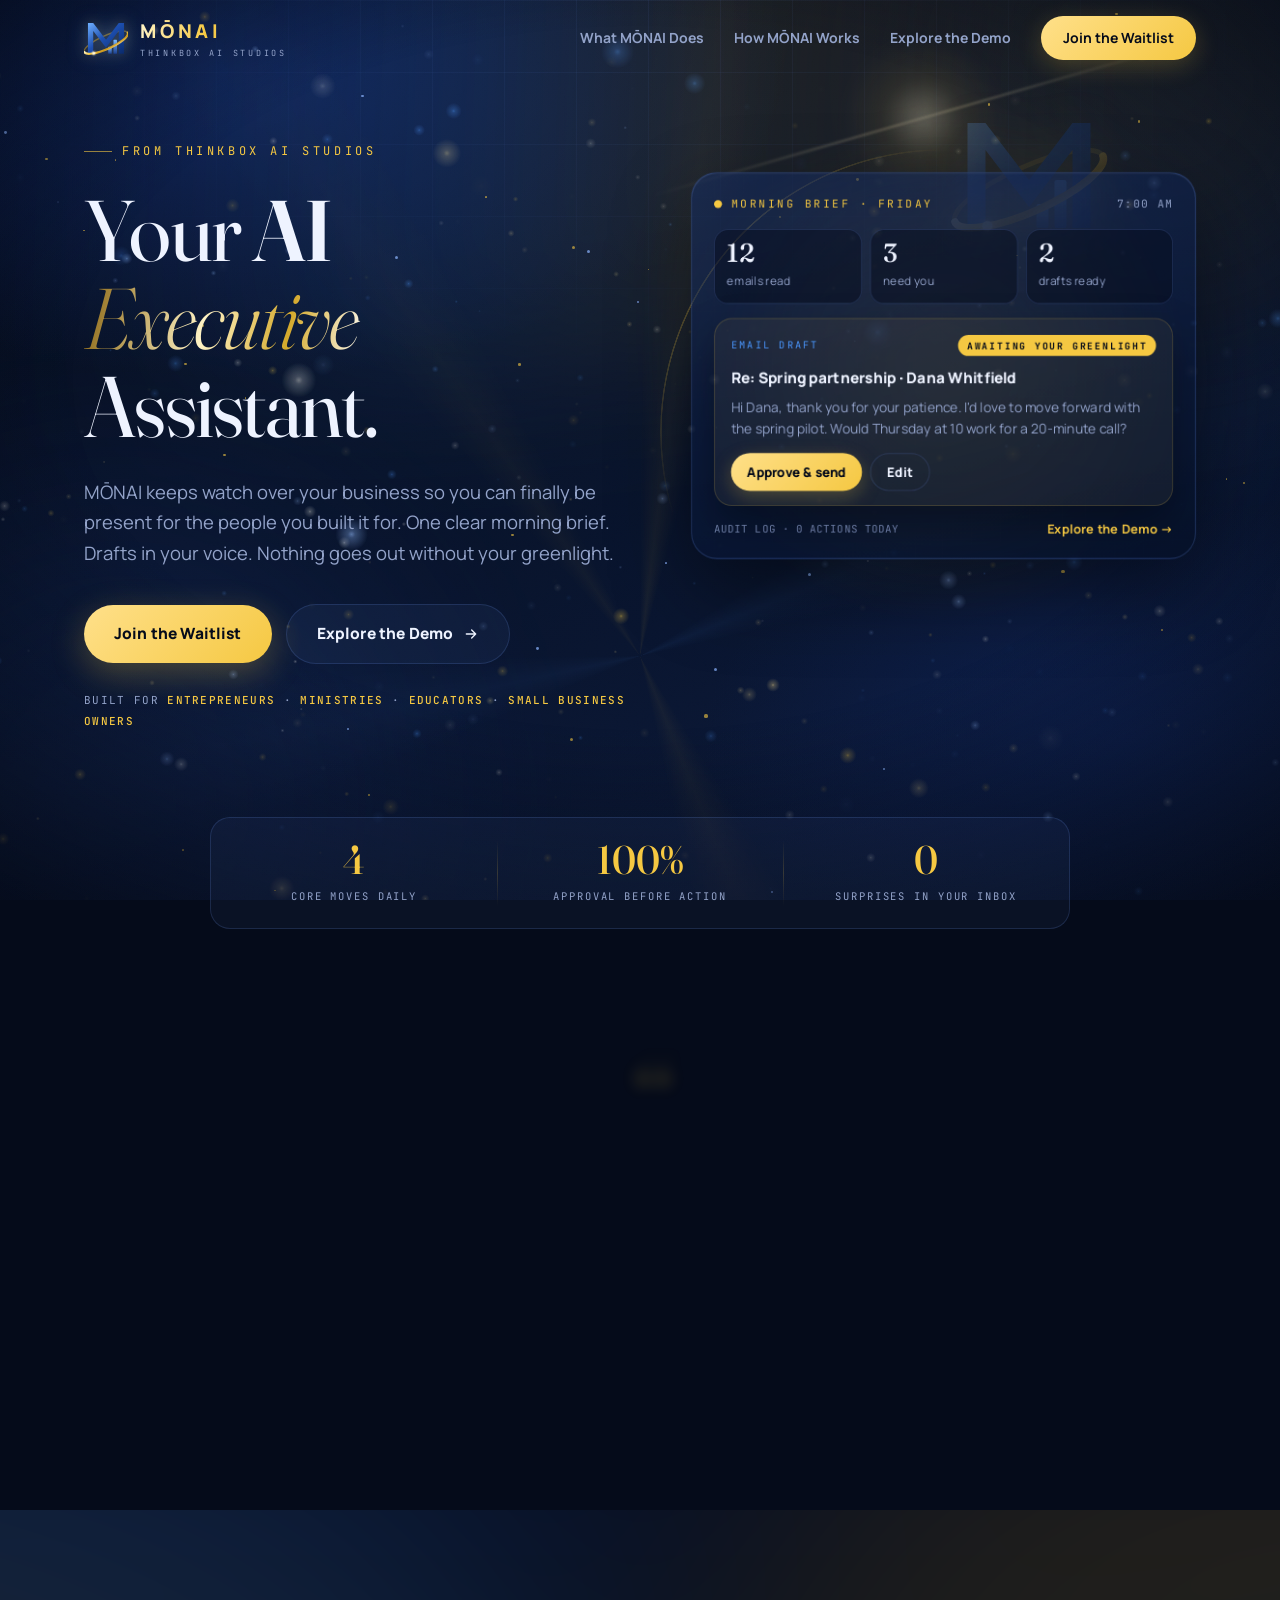
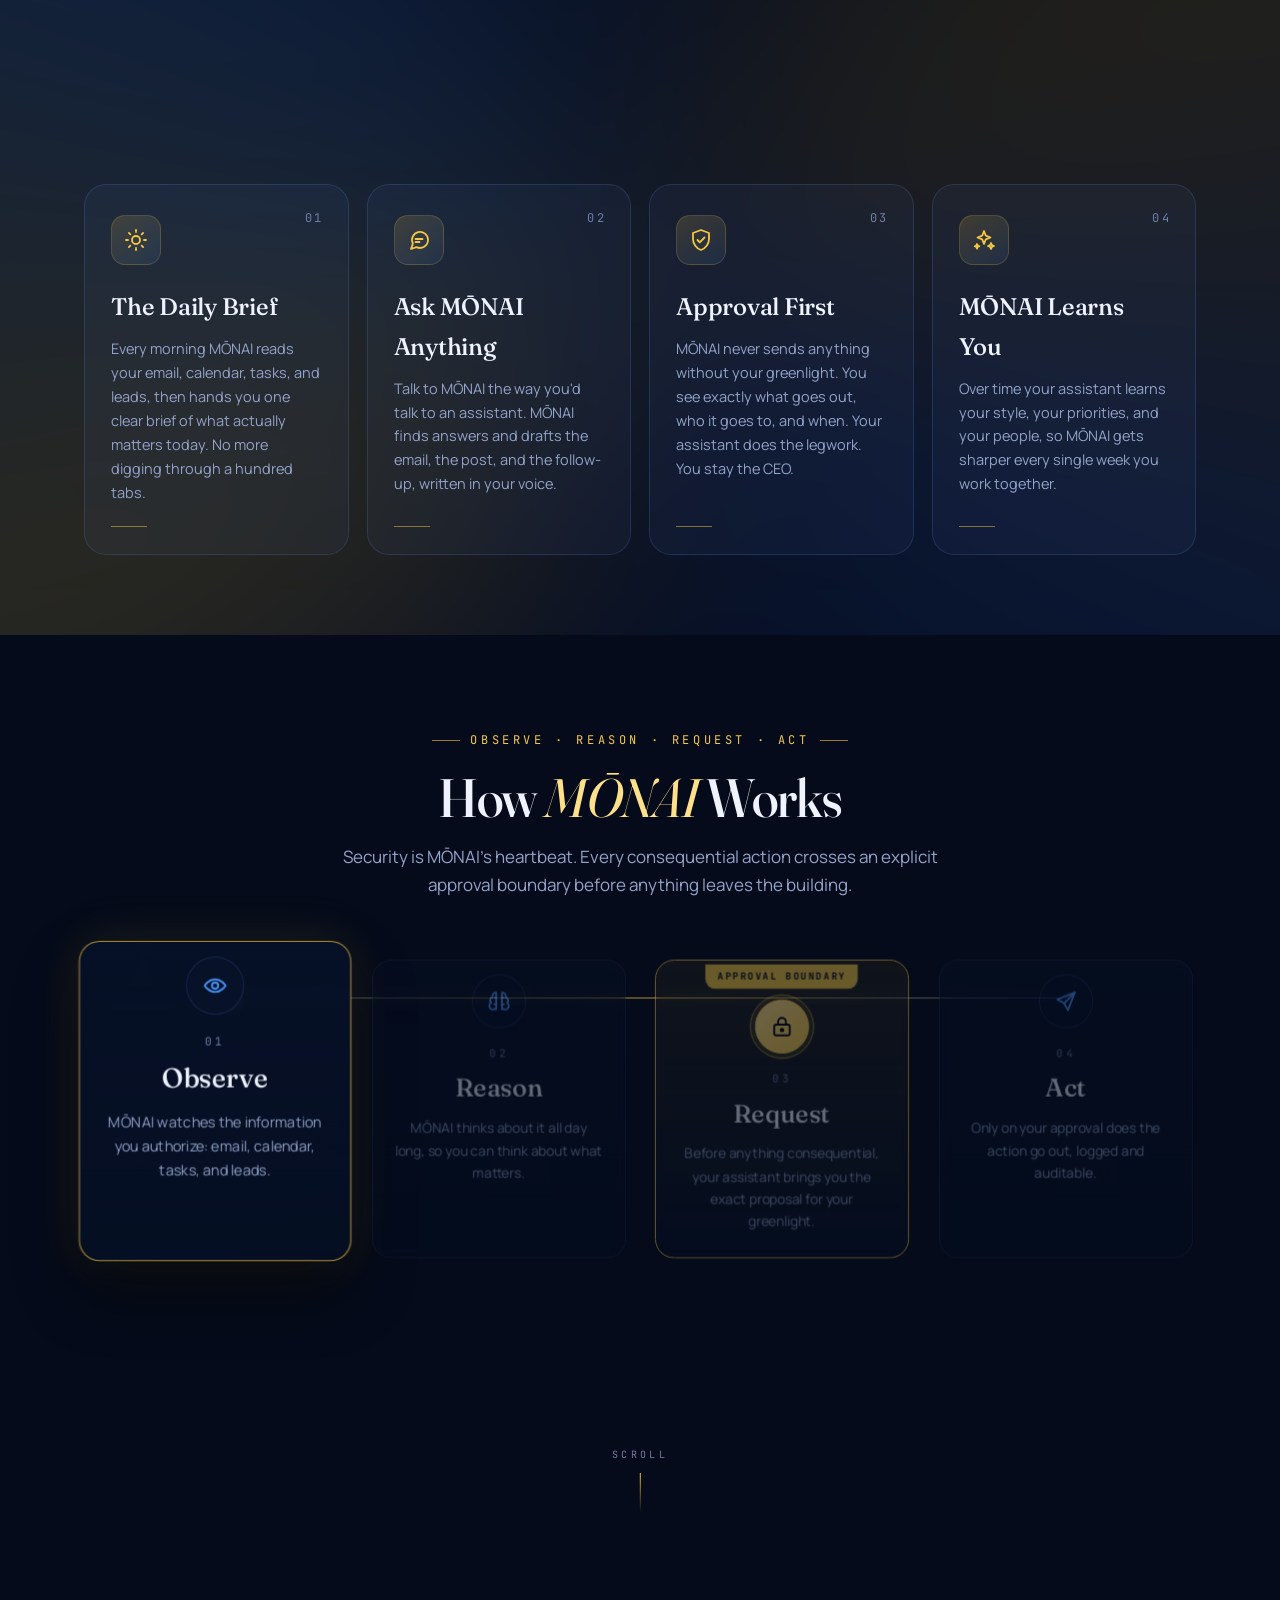
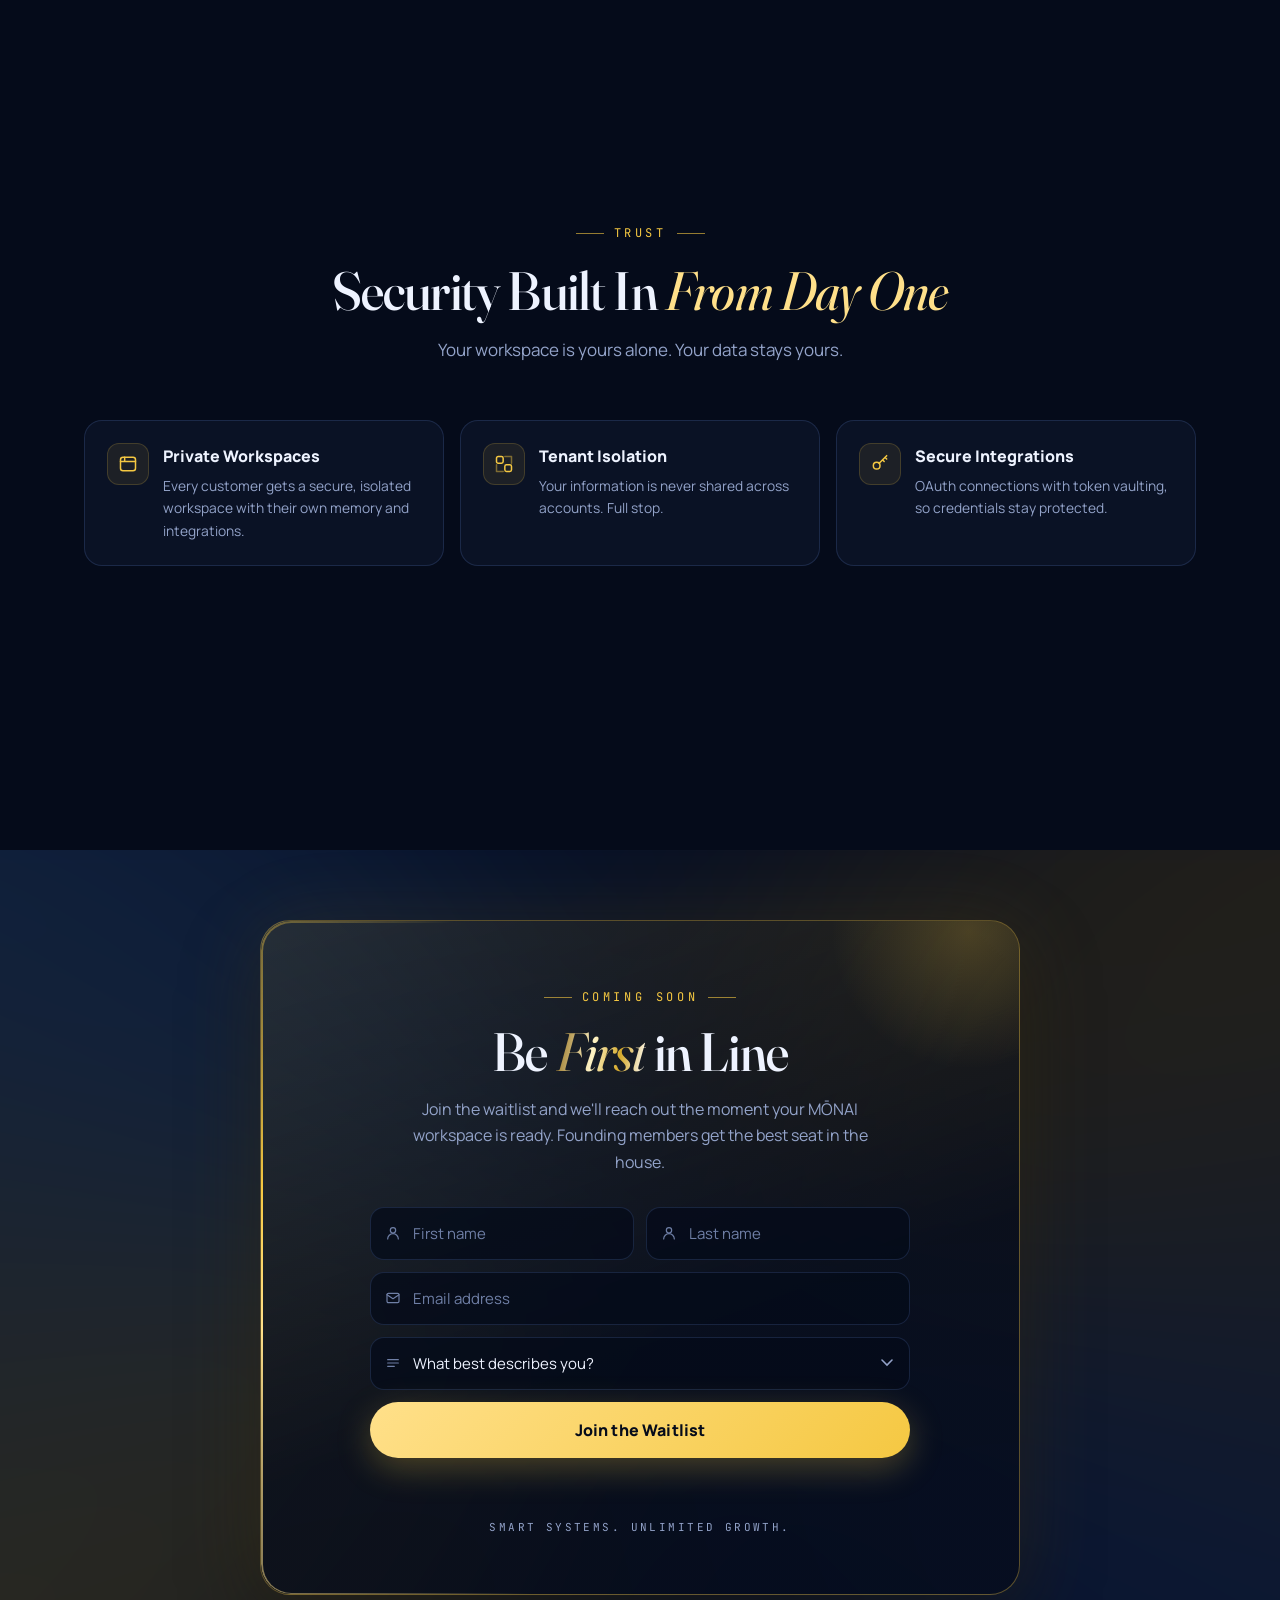
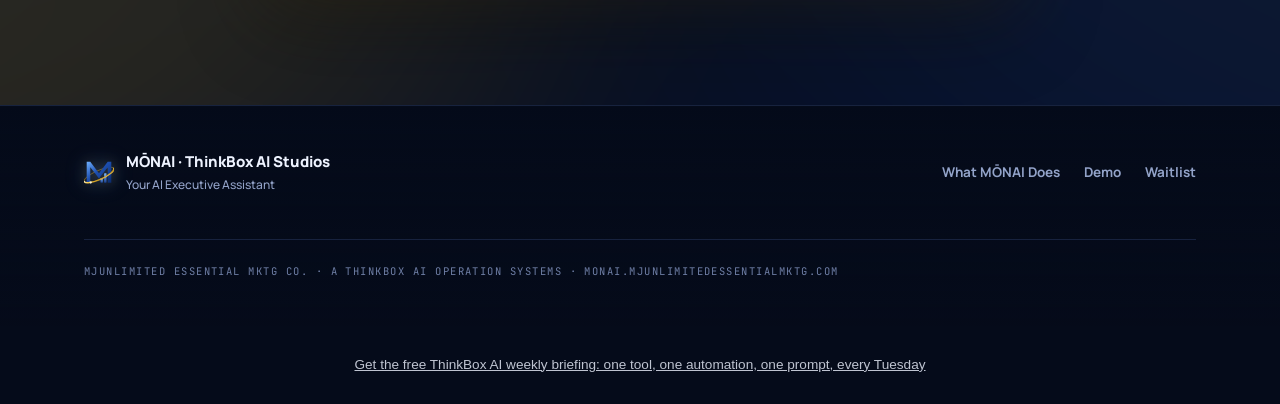
<file: index.html>
<!doctype html>
<html lang="en">
<head>
<meta charset="UTF-8" />
<link rel="icon" type="image/png" sizes="32x32" href="/monai-icon-32.png" />
<link rel="icon" type="image/png" sizes="64x64" href="/monai-icon-64.png" />
<link rel="apple-touch-icon" sizes="180x180" href="/monai-icon-180.png" />
<link rel="icon" type="image/png" sizes="512x512" href="/monai-icon-512.png" />
<meta name="viewport" content="width=device-width, initial-scale=1.0" />
<title>MŌNAI | Executive AI Assistant | ThinkBox AI Studios</title>
<meta name="description" content="MŌNAI keeps watch over your business so you can be present for the people you built it for. One clear morning brief. Drafts in your voice. Nothing goes out without your greenlight." />
<link href="https://fonts.googleapis.com/css2?family=Fraunces:ital,opsz,wght@0,9..144,300..700;1,9..144,300..700&family=Manrope:wght@400..800&family=JetBrains+Mono:wght@400;500;600&display=swap" rel="stylesheet" />
<style>
    :root {
      color-scheme: dark;
      --bg: #050b1a;
      --bg2: #0d1b3d;
      --navy: #0e2358;
      --navy-deep: #071229;
      --ink: #eef3ff;
      --muted: #93a3c9;
      --muted-2: #6f7fa6;
      --gold: #f5c842;
      --gold-soft: #ffe08a;
      --gold-deep: #c9971c;
      --blue: #4c98ff;
      --line: rgba(245, 200, 66, 0.18);
      --line-blue: rgba(120, 160, 255, 0.16);
      --card: rgba(120, 160, 255, 0.05);
      --card-2: rgba(120, 160, 255, 0.09);
      --glass: rgba(7, 18, 41, 0.62);
      --serif: 'Fraunces', 'Iowan Old Style', 'Palatino Linotype', Georgia, serif;
      --sans: 'Manrope', 'Inter', system-ui, -apple-system, sans-serif;
      --mono: 'JetBrains Mono', ui-monospace, SFMono-Regular, Menlo, monospace;
      --radius: 22px;
      --ease: cubic-bezier(.22, 1, .36, 1);
    }
    @property --a { syntax: '<angle>'; inherits: false; initial-value: 0deg; }

    * { margin: 0; padding: 0; box-sizing: border-box; }
    html { scroll-behavior: smooth; -webkit-text-size-adjust: 100%; overflow-x: hidden; overflow-x: clip; }
    body {
      background: var(--bg);
      color: var(--ink);
      font-family: var(--sans);
      line-height: 1.65;
      overflow-x: clip;
      -webkit-font-smoothing: antialiased;
    }
    ::selection { background: var(--gold); color: #050b1a; }
    a { color: inherit; }
    button { font-family: inherit; }
    img, svg { display: block; }

    .wrap { max-width: 1160px; margin: 0 auto; padding: 0 24px; }
    @media (max-width: 560px) { .wrap { padding: 0 16px; } }

    /* ───────────────────────── background ───────────────────────── */
    .bg-fixed {
      position: fixed; inset: 0; z-index: 0; overflow: hidden; pointer-events: none;
      background:
        radial-gradient(ellipse 70% 55% at 18% 8%, rgba(14, 35, 88, 0.95), transparent 62%),
        radial-gradient(ellipse 55% 45% at 88% 82%, rgba(14, 35, 88, 0.7), transparent 60%),
        linear-gradient(160deg, #050b1a 0%, #071229 45%, #0d1b3d 100%);
    }
    .bg-grid {
      position: absolute; inset: 0;
      background-image:
        linear-gradient(rgba(120, 160, 255, 0.07) 1px, transparent 1px),
        linear-gradient(90deg, rgba(120, 160, 255, 0.07) 1px, transparent 1px);
      background-size: 72px 72px;
      -webkit-mask-image: radial-gradient(ellipse 75% 60% at 50% 0%, #000 0%, transparent 72%);
      mask-image: radial-gradient(ellipse 75% 60% at 50% 0%, #000 0%, transparent 72%);
    }
    .aurora {
      position: absolute; left: -20%; right: -20%; top: -30%; height: 70%;
      background: linear-gradient(100deg, transparent 20%, rgba(76, 152, 255, 0.10) 40%, rgba(245, 200, 66, 0.10) 55%, transparent 75%);
      filter: blur(70px); transform: rotate(-8deg);
      animation: auroraMove 18s ease-in-out infinite alternate;
    }
    @keyframes auroraMove { from { transform: rotate(-8deg) translateX(-6%); } to { transform: rotate(-6deg) translateX(6%); } }
    .orb { position: absolute; border-radius: 50%; filter: blur(110px); opacity: 0.55; }
    .orb-gold { width: 480px; height: 480px; background: rgba(245, 200, 66, 0.15); top: -160px; right: -120px; animation: drift1 22s ease-in-out infinite; }
    .orb-blue { width: 560px; height: 560px; background: rgba(70, 120, 255, 0.17); bottom: -180px; left: -160px; animation: drift2 26s ease-in-out infinite; }
    @keyframes drift1 { 0%,100% { transform: translate(0,0); } 50% { transform: translate(-40px, 50px); } }
    @keyframes drift2 { 0%,100% { transform: translate(0,0); } 50% { transform: translate(50px, -40px); } }
    .starfield { position: absolute; inset: 0; }
    .star {
      position: absolute; width: 3px; height: 3px; border-radius: 50%;
      background: rgba(245, 200, 66, 0.6); animation: twinkle 3.5s ease-in-out infinite;
    }
    .star.blue { background: rgba(140, 180, 255, 0.7); }
    @keyframes twinkle { 0%,100% { opacity: 0.12; transform: scale(.8); } 50% { opacity: 0.95; transform: scale(1.15); } }
    .meteor {
      position: absolute; width: 180px; height: 1px; top: 0; left: 0;
      background: linear-gradient(90deg, rgba(255, 224, 138, 0), rgba(255, 224, 138, 0.9));
      transform: rotate(28deg); opacity: 0; animation: meteor 1.6s ease-out forwards;
    }
    @keyframes meteor { 0% { opacity: 0; transform: rotate(28deg) translateX(0); } 12% { opacity: 1; } 100% { opacity: 0; transform: rotate(28deg) translateX(520px); } }
    .bg-noise {
      position: absolute; inset: 0; opacity: 0.045; mix-blend-mode: overlay;
      background-image: url("data:image/svg+xml;utf8,<svg xmlns='http://www.w3.org/2000/svg' width='160' height='160'><filter id='n'><feTurbulence type='fractalNoise' baseFrequency='0.9' numOctaves='2' stitchTiles='stitch'/></filter><rect width='100%25' height='100%25' filter='url(%23n)'/></svg>");
    }

    /* ───────────────────────── cinematic layer ───────────────────────── */
    #cosmos { position: absolute; inset: 0; width: 100%; height: 100%; display: block; }
    .rays {
      position: absolute; left: 50%; top: -48vh; width: 170vw; height: 170vw; max-width: 2400px; max-height: 2400px;
      transform: translateX(-50%); border-radius: 50%; pointer-events: none; opacity: .6;
      background: conic-gradient(from 0deg at 50% 50%,
        transparent 0deg, rgba(245,200,66,.11) 7deg, transparent 15deg,
        transparent 58deg, rgba(76,152,255,.10) 68deg, transparent 78deg,
        transparent 148deg, rgba(245,200,66,.09) 158deg, transparent 168deg,
        transparent 246deg, rgba(76,152,255,.09) 258deg, transparent 270deg,
        transparent 318deg, rgba(245,200,66,.07) 326deg, transparent 334deg, transparent 360deg);
      -webkit-mask: radial-gradient(circle at 50% 50%, #000 0%, rgba(0,0,0,.55) 28%, transparent 60%);
      mask: radial-gradient(circle at 50% 50%, #000 0%, rgba(0,0,0,.55) 28%, transparent 60%);
      animation: raysSpin 110s linear infinite;
    }
    @keyframes raysSpin { to { transform: translateX(-50%) rotate(360deg); } }
    .vignette { position: absolute; inset: 0; pointer-events: none; background: radial-gradient(ellipse 85% 75% at 50% 42%, transparent 52%, rgba(2, 6, 16, .8) 100%); }
    .flare { position: absolute; top: 13%; right: 6%; width: 560px; max-width: 70vw; height: 2px; pointer-events: none; transform: rotate(-16deg); opacity: .5;
      background: linear-gradient(90deg, transparent, rgba(255,240,190,.6), transparent); filter: blur(1px); animation: flarePulse 9s ease-in-out infinite; }
    .flare::after { content: ''; position: absolute; left: 50%; top: 50%; width: 160px; height: 160px; transform: translate(-50%,-50%); border-radius: 50%;
      background: radial-gradient(circle, rgba(255,240,190,.6), rgba(245,200,66,.14) 35%, transparent 70%); filter: blur(6px); }
    @keyframes flarePulse { 0%,100% { opacity: .3; } 50% { opacity: .75; } }

    /* cinematic intro */
    .intro { position: fixed; inset: 0; z-index: 200; background: #02060f; display: grid; place-items: center; transition: opacity .9s var(--ease), transform .9s var(--ease), visibility 0s .9s; }
    .intro .bar { position: absolute; left: 0; right: 0; height: 12vh; background: #000; }
    .intro .bar.top { top: 0; } .intro .bar.bottom { bottom: 0; }
    .intro-center { display: grid; justify-items: center; gap: 14px; transform: translateY(6px); }
    .intro-mark { width: min(38vw, 190px); height: min(38vw, 190px); animation: introMark 1.4s var(--ease) both; filter: drop-shadow(0 0 40px rgba(245,200,66,.35)) drop-shadow(0 0 30px rgba(76,152,255,.35)); }
    @keyframes introMark { 0% { opacity: 0; transform: scale(.55) rotateY(-70deg); filter: blur(12px); } 60% { opacity: 1; } 100% { opacity: 1; transform: scale(1) rotateY(0); filter: blur(0); } }
    .intro-word { font-family: var(--sans); font-weight: 800; font-size: clamp(30px, 7vw, 52px); letter-spacing: .28em; padding-left: .28em; line-height: 1.25; padding-top: 4px; }
    .intro-word span { display: inline-block; animation: introLetter .7s var(--ease) both; padding-top: 4px;
      background: linear-gradient(90deg, #fff3c4, var(--gold) 45%, var(--gold-soft)); -webkit-background-clip: text; background-clip: text; color: transparent; }
    @keyframes introLetter { from { opacity: 0; transform: translateY(18px) rotateX(-70deg); filter: blur(6px); } to { opacity: 1; transform: none; filter: blur(0); } }
    .intro-sub { font-family: var(--mono); font-size: 11px; letter-spacing: .4em; color: var(--muted); animation: introFade .8s .9s var(--ease) both; }
    .intro-sweep { position: absolute; inset: 0; pointer-events: none; background: linear-gradient(100deg, transparent 30%, rgba(255,240,190,.10) 50%, transparent 70%); transform: translateX(-100%); animation: introSweep 1.4s .5s var(--ease) both; }
    @keyframes introSweep { to { transform: translateX(100%); } }
    @keyframes introFade { from { opacity: 0; } to { opacity: 1; } }
    .intro.done { opacity: 0; transform: scale(1.12); visibility: hidden; pointer-events: none; }
    body.intro-on main { transform: scale(1.035); transform-origin: 50% 20%; }
    main { transition: transform 1.4s var(--ease); }

    /* 3D tilt + depth */
    .grid, .flow, .sec-grid, .hero-visual, .foot { perspective: 1200px; }
    .card, .step, .sec-item { transform-style: preserve-3d; }
    .card.in, .step.in, .sec-item.in { transform: rotateX(var(--rx, 0deg)) rotateY(var(--ry, 0deg)); }
    .card:hover { transform: translateY(-6px) rotateX(var(--rx, 0deg)) rotateY(var(--ry, 0deg)); }
    .step:hover { transform: translateY(-5px) rotateX(var(--rx, 0deg)) rotateY(var(--ry, 0deg)); }
    .sec-item:hover { transform: translateY(-4px) rotateX(var(--rx, 0deg)) rotateY(var(--ry, 0deg)); }
    .card > *, .step > * { transform: translateZ(18px); }
    .brief-float { animation: floaty 7s ease-in-out infinite; transform-style: preserve-3d; }
    .brief { animation: none; transform: rotateX(var(--rx, 0deg)) rotateY(var(--ry, 0deg)); transform-style: preserve-3d; transition: transform .25s ease-out, box-shadow .25s; will-change: transform; }
    .brief::after { content: ''; position: absolute; inset: 0; border-radius: inherit; pointer-events: none; opacity: 0; transition: opacity .3s;
      background: radial-gradient(360px circle at var(--gx, 50%) var(--gy, 50%), rgba(255,240,190,.16), transparent 55%); }
    .hero-visual:hover .brief::after { opacity: 1; }
    .brief-top, .brief-foot { transform: translateZ(26px); }
    .brief-stats { transform: translateZ(40px); }
    .brief-item { transform: translateZ(64px); box-shadow: 0 18px 40px rgba(0,0,0,.35); }
    .mark-coin { position: absolute; right: -4%; top: -14%; width: 74%; opacity: .2; pointer-events: none; perspective: 900px; }
    .mark-coin .mark { width: 100%; height: auto; animation: coin 28s linear infinite; transform-style: preserve-3d; filter: drop-shadow(0 0 30px rgba(245,200,66,.35)); }
    @keyframes coin { from { transform: rotateY(0deg); } to { transform: rotateY(360deg); } }
    .hero h1 { perspective: 700px; }
    .hero h1 .w { display: inline-block; animation: wordIn 1s var(--ease) both; transform-origin: 50% 100%; }
    .hero h1 .w:nth-child(1) { animation-delay: .15s; } .hero h1 .w:nth-child(2) { animation-delay: .3s; }
    .hero h1 .w:nth-child(4) { animation-delay: .45s; } .hero h1 .w:nth-child(5) { animation-delay: .6s; }
    @keyframes wordIn { from { opacity: 0; transform: translateY(46px) rotateX(-70deg); filter: blur(10px); } to { opacity: 1; transform: none; filter: blur(0); } }
    .hero-copy { transform: translateY(calc(var(--sy, 0) * -0.05px)); }
    .hero-visual { transform: translateY(calc(var(--sy, 0) * -0.12px)); }
    .reveal { filter: blur(8px); }
    .reveal.in { filter: blur(0); }
    .reveal { transition: opacity .9s var(--ease), transform .9s var(--ease), filter .9s var(--ease); }
    @media (prefers-reduced-motion: reduce) { .intro { display: none; } .hero h1 .w { animation: none; } .reveal { filter: none; } }

    /* gold chrome text + iridescent (ported mechanism, navy/gold palette) */
    .chrome {
      background: linear-gradient(100deg, #8a6512 0%, #fff3c4 18%, #d4a92c 30%, #ffffff 42%, #9a7414 55%, #ffe08a 68%, #d4a92c 80%, #fff8dc 92%, #8a6512 100%);
      background-size: 250% 100%; -webkit-background-clip: text; background-clip: text; color: transparent;
      animation: chrome 6s linear infinite; position: relative;
    }
    @keyframes chrome { to { background-position: -250% 0; } }
    .chrome::after {
      content: attr(data-text); position: absolute; inset: 0; pointer-events: none;
      background: linear-gradient(120deg, transparent 40%, rgba(255,255,255,.95) 50%, transparent 60%); background-size: 300% 100%;
      -webkit-background-clip: text; background-clip: text; color: transparent; animation: shine 4.5s ease-in-out infinite;
    }
    @keyframes shine { 0% { background-position: 150% 0; } 60%, 100% { background-position: -150% 0; } }
    .irid { background: linear-gradient(90deg, #cfe0ff, var(--gold-soft), var(--gold), #4c98ff, #cfe0ff); background-size: 300% 100%; -webkit-background-clip: text; background-clip: text; color: transparent; animation: irid 9s linear infinite; }
    @keyframes irid { to { background-position: 300% 0; } }

    /* band glow: blurred conic gradient turning behind a section */
    .band { position: relative; overflow: hidden; }
    .band-glow { position: absolute; inset: -25%; pointer-events: none; opacity: .16; will-change: transform;
      background: conic-gradient(from 180deg at 50% 50%, #0e2358, #f5c842, #4c98ff, #0e2358, #c9971c, #2b5cc7, #0e2358);
      filter: blur(120px); animation: spinBand 40s linear infinite; }
    @keyframes spinBand { to { transform: rotate(360deg); } }
    .band > .wrap { position: relative; }

    /* loader bar in the intro */
    .intro-bar { width: min(320px, 60vw); height: 1px; background: rgba(255,255,255,.12); margin-top: 22px; position: relative; overflow: hidden; }
    .intro-bar i { position: absolute; inset: 0; transform-origin: left; transform: scaleX(0); background: linear-gradient(90deg, #4c98ff, var(--gold-soft), var(--gold), #fff8dc); }
    .intro-pct { margin-top: 12px; font-family: var(--mono); font-size: 10.5px; letter-spacing: .3em; color: var(--muted-2); }

    /* pinned film: the ORRA section scrubs with scroll on desktop */
    .orra .stage { position: relative; }
    .orra-scene { display: none; position: absolute; inset: 0; width: 100%; height: 100%; pointer-events: none; }
    .orra.pinned { height: 300vh; padding: 0; }
    .orra.pinned .stage { position: sticky; top: 0; height: 100vh; display: flex; align-items: center; overflow: hidden; }
    .orra.pinned .stage > .wrap { width: 100%; position: relative; }
    .orra.pinned .orra-scene { display: block; }
    .orra.pinned .packet { animation: none; transition: left .15s linear; }
    .orra.pinned .step { transition: transform .5s var(--ease), border-color .5s, opacity .5s, box-shadow .5s; }
    .orra.pinned .step.dim { opacity: .42; transform: scale(.97); }
    .orra.pinned .step.active { opacity: 1; transform: translateY(-8px) scale(1.04); border-color: rgba(245,200,66,.7); box-shadow: 0 30px 60px rgba(0,0,0,.45), 0 0 50px rgba(245,200,66,.12); }
    .orra.pinned .step.gate.approved .node { box-shadow: 0 0 0 10px rgba(245,200,66,.18), 0 0 60px rgba(245,200,66,.55); }
    .orra.pinned .orra-note { opacity: 0; transform: translateY(20px); transition: opacity .5s, transform .5s var(--ease); }
    .orra.pinned .orra-note.show { opacity: 1; transform: none; }
    .film-hint { display: none; position: absolute; left: 50%; bottom: 22px; transform: translateX(-50%); font-family: var(--mono); font-size: 10px; letter-spacing: .34em; color: var(--muted-2); text-transform: uppercase; }
    .film-hint::after { content: ''; display: block; width: 1px; height: 40px; margin: 10px auto 0; background: linear-gradient(180deg, var(--gold), transparent); animation: drop 2s ease-in-out infinite; }
    @keyframes drop { 50% { transform: translateY(8px); opacity: .3; } }
    .orra.pinned .film-hint { display: block; }
    .orra.pinned .film-hint.hide { opacity: 0; transition: opacity .4s; }

    /* scroll progress */
    .progress { position: fixed; top: env(safe-area-inset-top, 0px); left: 0; height: 2px; width: 0; z-index: 60; background: linear-gradient(90deg, var(--gold-soft), var(--gold)); box-shadow: 0 0 12px rgba(245,200,66,.6); }

    header, main, section, footer { position: relative; z-index: 1; }
    section[id] { scroll-margin-top: 84px; }

    /* ───────────────────────── logo ───────────────────────── */
    .mark { width: 44px; height: 44px; overflow: visible; filter: drop-shadow(0 0 10px rgba(76,152,255,.35)) drop-shadow(0 0 6px rgba(245,200,66,.18)); }
    .lockup { display: inline-flex; align-items: center; gap: 12px; text-decoration: none; }
    .wordmark { display: flex; flex-direction: column; line-height: 1; }
    .wordmark .wm {
      font-family: var(--sans); font-weight: 800; font-size: 19px; letter-spacing: 0.2em; line-height: 1.25; padding-top: 2px;
      background: linear-gradient(90deg, #fff3c4, var(--gold) 45%, var(--gold-soft));
      -webkit-background-clip: text; background-clip: text; color: transparent;
    }
    .wordmark .wm-sub { font-family: var(--mono); font-size: 8.5px; letter-spacing: 0.32em; color: var(--muted); margin-top: 5px; text-transform: uppercase; }

    /* ───────────────────────── nav ───────────────────────── */
    header { position: sticky; top: env(safe-area-inset-top, 0px); z-index: 50; transition: background .3s, border-color .3s, backdrop-filter .3s; border-bottom: 1px solid transparent; }
    header.scrolled { background: rgba(5, 11, 26, 0.72); backdrop-filter: blur(14px); -webkit-backdrop-filter: blur(14px); border-bottom-color: var(--line-blue); }
    nav { display: flex; align-items: center; justify-content: space-between; padding: 16px 0; }
    .nav-links { display: flex; align-items: center; gap: 30px; }
    .nav-links a { color: var(--muted); text-decoration: none; font-size: 14px; font-weight: 700; transition: color .2s; position: relative; }
    .nav-links a:not(.nav-cta)::after { content: ''; position: absolute; left: 0; right: 100%; bottom: -5px; height: 1px; background: var(--gold); transition: right .3s var(--ease); }
    .nav-links a:not(.nav-cta):hover { color: var(--ink); }
    .nav-links a:not(.nav-cta):hover::after { right: 0; }
    .nav-cta {
      color: #050b1a !important; background: linear-gradient(135deg, var(--gold-soft), var(--gold));
      padding: 10px 22px; border-radius: 999px; font-weight: 800;
      box-shadow: 0 6px 24px rgba(245,200,66,0.22);
      transition: transform .2s, box-shadow .2s;
    }
    .nav-cta:hover { transform: translateY(-2px); box-shadow: 0 10px 30px rgba(245,200,66,0.32); }
    .burger { display: none; width: 44px; height: 44px; border: 1px solid var(--line-blue); background: var(--card); border-radius: 12px; cursor: pointer; align-items: center; justify-content: center; flex-direction: column; gap: 5px; }
    .burger span { width: 18px; height: 2px; background: var(--ink); border-radius: 2px; transition: transform .3s, opacity .3s; }
    .menu-open .burger span:nth-child(1) { transform: translateY(7px) rotate(45deg); }
    .menu-open .burger span:nth-child(2) { opacity: 0; }
    .menu-open .burger span:nth-child(3) { transform: translateY(-7px) rotate(-45deg); }
    .mobile-menu {
      display: none; position: fixed; inset: 0; z-index: 40; background: rgba(5, 11, 26, 0.94); backdrop-filter: blur(16px);
      padding: 110px 28px 40px; flex-direction: column; gap: 6px;
    }
    .menu-open .mobile-menu { display: flex; }
    .mobile-menu a { text-decoration: none; color: var(--ink); font-family: var(--serif); font-size: 34px; font-weight: 500; padding: 14px 0; border-bottom: 1px solid var(--line-blue); }
    .mobile-menu a.mm-cta { margin-top: 22px; border: none; text-align: center; background: linear-gradient(135deg, var(--gold-soft), var(--gold)); color: #050b1a; border-radius: 999px; font-family: var(--sans); font-weight: 800; font-size: 17px; padding: 16px; }
    @media (max-width: 820px) { .nav-links { display: none; } .burger { display: flex; } }
    body.menu-open { overflow: hidden; }

    /* ───────────────────────── reveal ───────────────────────── */
    .reveal { opacity: 0; transform: translateY(28px); transition: opacity .9s var(--ease), transform .9s var(--ease); }
    .reveal.in { opacity: 1; transform: translateY(0); }
    .reveal-delay-1.in { transition-delay: .1s; }
    .reveal-delay-2.in { transition-delay: .22s; }
    .reveal-delay-3.in { transition-delay: .34s; }
    .reveal-delay-4.in { transition-delay: .46s; }

    /* ───────────────────────── typography ───────────────────────── */
    .kicker {
      font-family: var(--mono); font-size: 12px; letter-spacing: 0.3em;
      color: var(--gold); text-transform: uppercase;
      display: inline-flex; align-items: center; gap: 10px;
    }
    .kicker::before { content: ''; width: 28px; height: 1px; background: var(--gold); opacity: .6; }
    .kicker.center::after { content: ''; width: 28px; height: 1px; background: var(--gold); opacity: .6; }
    h2 {
      font-family: var(--serif); font-weight: 500; font-size: clamp(34px, 5vw, 54px);
      letter-spacing: -0.015em; line-height: 1.08; font-variation-settings: 'opsz' 144;
    }
    h2 em { font-style: italic; color: var(--gold-soft); font-weight: 400; }
    .sec-head { text-align: center; max-width: 720px; margin: 0 auto 56px; }
    .sec-head .kicker { margin-bottom: 18px; }
    .h-sub { color: var(--muted); font-size: 17px; margin: 16px auto 0; max-width: 600px; }

    /* ───────────────────────── hero ───────────────────────── */
    .hero { padding: 56px 0 40px; }
    .hero-grid { display: grid; grid-template-columns: 1.05fr 0.95fr; gap: 48px; align-items: center; }
    .hero-copy .kicker { margin-bottom: 26px; }
    .hero h1 {
      font-family: var(--serif); font-weight: 400; letter-spacing: -0.02em; line-height: 1.02;
      font-size: clamp(46px, 7vw, 86px); font-variation-settings: 'opsz' 144;
    }
    .hero h1 .ai { font-weight: 600; }
    .hero h1 .ex { font-style: italic; font-weight: 300; padding-right: .06em; }
    @keyframes shimmer { to { background-position: 200% center; } }
    .hero p.lede { max-width: 560px; margin: 26px 0 0; color: var(--muted); font-size: 18.5px; }
    .hero-ctas { display: flex; gap: 14px; margin-top: 36px; flex-wrap: wrap; align-items: center; }
    .btn {
      display: inline-flex; align-items: center; gap: 10px; padding: 16px 30px; border-radius: 999px;
      font-weight: 800; font-size: 15.5px; text-decoration: none; transition: transform .2s var(--ease), box-shadow .25s;
      position: relative; cursor: pointer; border: none; letter-spacing: .01em;
    }
    .btn:hover { transform: translateY(-3px); }
    .btn-gold { background: linear-gradient(135deg, var(--gold-soft), var(--gold)); color: #050b1a; box-shadow: 0 10px 34px rgba(245, 200, 66, 0.28); overflow: hidden; }
    .btn-gold::after { content: ''; position: absolute; top: 0; left: -80%; width: 50%; height: 100%; background: linear-gradient(100deg, transparent, rgba(255,255,255,.55), transparent); transform: skewX(-20deg); transition: left .6s var(--ease); }
    .btn-gold:hover::after { left: 130%; }
    .btn-gold:hover { box-shadow: 0 14px 40px rgba(245, 200, 66, 0.42); }
    .btn-ghost { border: 1px solid var(--line-blue); color: var(--ink); background: rgba(120,160,255,0.06); backdrop-filter: blur(6px); }
    .btn-ghost:hover { border-color: var(--gold); background: rgba(245,200,66,0.06); }
    .btn svg { width: 16px; height: 16px; }
    .hero-note { font-family: var(--mono); font-size: 11px; color: var(--muted); margin-top: 26px; letter-spacing: 0.12em; line-height: 1.9; }
    .hero-note b { color: var(--gold); font-weight: 500; }

    /* hero visual: brief card */
    .hero-visual { position: relative; min-height: 520px; }
    .halo {
      position: absolute; inset: -10% -6%; border-radius: 50%; pointer-events: none;
      background: radial-gradient(circle at 50% 40%, rgba(245,200,66,.14), transparent 55%);
      filter: blur(20px);
    }
    .ring {
      position: absolute; width: 112%; aspect-ratio: 1; left: 50%; top: 50%; transform: translate(-50%, -50%);
      border-radius: 50%; pointer-events: none;
      background: conic-gradient(from var(--a), transparent 0 70%, rgba(245,200,66,.5) 86%, transparent 100%);
      -webkit-mask: radial-gradient(circle closest-side, transparent calc(100% - 2px), #000 calc(100% - 1.5px), #000 100%, transparent 100%);
      mask: radial-gradient(circle closest-side, transparent calc(100% - 2px), #000 calc(100% - 1.5px), #000 100%, transparent 100%);
      animation: spin 9s linear infinite; opacity: .8;
    }
    @keyframes spin { to { --a: 360deg; } }
    .brief {
      position: relative; border-radius: 26px; padding: 22px 22px 18px;
      background: linear-gradient(165deg, rgba(20, 44, 100, 0.55), rgba(7, 18, 41, 0.85));
      border: 1px solid rgba(120, 160, 255, 0.22);
      box-shadow: 0 30px 80px rgba(0,0,0,.45), inset 0 1px 0 rgba(255,255,255,.06);
      backdrop-filter: blur(16px); -webkit-backdrop-filter: blur(16px);
      animation: floaty 7s ease-in-out infinite;
    }
    @keyframes floaty { 0%,100% { transform: translateY(0); } 50% { transform: translateY(-9px); } }
    .brief-top { display: flex; align-items: center; justify-content: space-between; gap: 12px; }
    .brief-title { font-family: var(--mono); font-size: 11px; letter-spacing: .2em; color: var(--gold); display: flex; align-items: center; gap: 9px; }
    .live-dot { width: 8px; height: 8px; border-radius: 50%; background: var(--gold); box-shadow: 0 0 0 0 rgba(245,200,66,.6); animation: ping 2s infinite; }
    @keyframes ping { 0% { box-shadow: 0 0 0 0 rgba(245,200,66,.6); } 100% { box-shadow: 0 0 0 10px rgba(245,200,66,0); } }
    .brief-time { font-family: var(--mono); font-size: 11px; color: var(--muted); letter-spacing: .1em; }
    .brief-stats { display: grid; grid-template-columns: repeat(3, 1fr); gap: 8px; margin-top: 16px; }
    .bs { border: 1px solid var(--line-blue); background: rgba(5, 11, 26, 0.45); border-radius: 14px; padding: 10px 12px; }
    .bs b { display: block; font-family: var(--serif); font-size: 26px; line-height: 1; font-weight: 500; color: var(--ink); }
    .bs span { font-size: 11.5px; color: var(--muted); letter-spacing: .02em; }
    .brief-item { margin-top: 14px; border-radius: 18px; border: 1px solid var(--line); background: rgba(245, 200, 66, 0.05); padding: 16px 16px 14px; position: relative; overflow: hidden; }
    .brief-item.swap { animation: swapIn .5s var(--ease); }
    @keyframes swapIn { from { opacity: 0; transform: translateY(10px); } to { opacity: 1; transform: none; } }
    .bi-head { display: flex; justify-content: space-between; align-items: center; gap: 10px; flex-wrap: wrap; }
    .bi-type { font-family: var(--mono); font-size: 10px; letter-spacing: .2em; color: var(--blue); }
    .bi-gate { font-family: var(--mono); font-size: 9.5px; letter-spacing: .16em; color: #050b1a; background: var(--gold); padding: 3px 9px; border-radius: 999px; font-weight: 700; }
    .bi-subject { font-weight: 800; font-size: 15px; margin-top: 10px; }
    .bi-body { font-size: 13.5px; color: var(--muted); margin-top: 6px; line-height: 1.55; }
    .bi-actions { display: flex; gap: 8px; margin-top: 14px; }
    .bi-approve, .bi-edit { border-radius: 999px; padding: 9px 16px; font-size: 13px; font-weight: 800; cursor: pointer; transition: transform .15s, box-shadow .2s; }
    .bi-approve { background: linear-gradient(135deg, var(--gold-soft), var(--gold)); color: #050b1a; border: none; box-shadow: 0 6px 18px rgba(245,200,66,.25); }
    .bi-approve:hover { transform: translateY(-2px); box-shadow: 0 10px 24px rgba(245,200,66,.38); }
    .bi-edit { background: transparent; border: 1px solid var(--line-blue); color: var(--ink); }
    .bi-edit:hover { border-color: var(--gold); }
    .bi-done { position: absolute; inset: 0; display: flex; align-items: center; justify-content: center; gap: 10px; font-weight: 800; font-size: 14px; color: var(--gold); background: rgba(7, 18, 41, 0.92); opacity: 0; pointer-events: none; transition: opacity .3s; }
    .bi-done .chk { width: 26px; height: 26px; border-radius: 50%; background: var(--gold); color: #050b1a; display: inline-flex; align-items: center; justify-content: center; font-size: 15px; }
    .brief-item.done .bi-done { opacity: 1; }
    .brief-foot { display: flex; justify-content: space-between; align-items: center; gap: 12px; margin-top: 14px; font-size: 12.5px; color: var(--muted); flex-wrap: wrap; }
    .brief-foot a { color: var(--gold); text-decoration: none; font-weight: 700; }
    .brief-foot a:hover { text-decoration: underline; }
    .brief-log { font-family: var(--mono); font-size: 10.5px; letter-spacing: .08em; color: var(--muted-2); }
    @media (max-width: 980px) {
      .hero-grid { grid-template-columns: 1fr; gap: 40px; }
      .hero { padding-top: 36px; }
      .hero-visual { min-height: 0; max-width: 560px; margin: 0 auto; width: 100%; }
      .mark-coin { right: 2%; top: -8%; width: 46%; }
      .halo { inset: 0; }
      .ring { display: none; }
    }
    @media (max-width: 480px) { .brief { padding: 18px 16px 14px; } .brief-stats { gap: 6px; } .bs { padding: 9px 10px; } .bs b { font-size: 22px; } }

    /* ───────────────────────── proof strip ───────────────────────── */
    .proof { padding: 46px 0 30px; }
    .proof-row {
      display: grid; grid-template-columns: repeat(3, 1fr); max-width: 860px; margin: 0 auto;
      border: 1px solid var(--line-blue); border-radius: 20px; background: var(--card); overflow: hidden;
    }
    .proof-item { text-align: center; padding: 22px 16px; position: relative; }
    .proof-item + .proof-item::before { content: ''; position: absolute; left: 0; top: 20%; bottom: 20%; width: 1px; background: linear-gradient(180deg, transparent, var(--line), transparent); }
    .proof-item .n { font-family: var(--serif); font-size: 40px; font-weight: 500; color: var(--gold); line-height: 1; font-variation-settings: 'opsz' 144; }
    .proof-item .l { font-family: var(--mono); font-size: 10.5px; color: var(--muted); letter-spacing: 0.18em; margin-top: 8px; }
    @media (max-width: 560px) { .proof-row { grid-template-columns: 1fr; } .proof-item + .proof-item::before { left: 20%; right: 20%; top: 0; bottom: auto; height: 1px; width: auto; background: linear-gradient(90deg, transparent, var(--line), transparent); } .proof-item { padding: 18px 12px; } }

    /* ───────────────────────── problem ───────────────────────── */
    .problem { padding: 80px 0 60px; text-align: center; position: relative; }
    .problem .quote-mark { font-family: var(--serif); font-size: 140px; line-height: .6; color: var(--gold); opacity: .18; font-style: italic; margin-bottom: 10px; }
    .problem .q {
      font-family: var(--serif); font-weight: 400; font-variation-settings: 'opsz' 144;
      font-size: clamp(26px, 4vw, 42px); max-width: 880px; margin: 0 auto; line-height: 1.22; letter-spacing: -0.01em;
      color: var(--ink);
    }
    .problem .a {
      font-family: var(--serif); font-weight: 500; font-style: italic; margin-top: 26px; padding: 4px 0 6px; font-size: clamp(24px, 3.6vw, 38px); line-height: 1.2;
      background: linear-gradient(90deg, #cfe0ff, var(--gold-soft) 60%, var(--gold));
      -webkit-background-clip: text; background-clip: text; color: transparent;
    }
    .dawn { width: 220px; height: 2px; margin: 34px auto 0; border-radius: 2px; background: linear-gradient(90deg, rgba(76,152,255,0), var(--blue), var(--gold), rgba(245,200,66,0)); background-size: 200% auto; animation: shimmer 4s linear infinite; }

    /* ───────────────────────── features ───────────────────────── */
    .features { padding: 70px 0 80px; }
    .grid { display: grid; grid-template-columns: repeat(4, 1fr); gap: 18px; }
    .card {
      --mx: 50%; --my: 50%;
      background: var(--card); border: 1px solid var(--line-blue); border-radius: var(--radius);
      padding: 30px 26px 28px; transition: border-color .3s, transform .3s var(--ease), box-shadow .3s;
      position: relative; overflow: hidden; min-height: 300px; display: flex; flex-direction: column;
    }
    .card::before {
      content: ''; position: absolute; inset: 0; opacity: 0; transition: opacity .3s; pointer-events: none;
      background: radial-gradient(420px circle at var(--mx) var(--my), rgba(245,200,66,0.14), transparent 45%);
    }
    .card:hover { border-color: rgba(245,200,66,.55); transform: translateY(-6px); box-shadow: 0 24px 50px rgba(0,0,0,0.4), 0 0 0 1px rgba(245,200,66,.1); }
    .card:hover::before { opacity: 1; }
    .card .ico {
      width: 50px; height: 50px; border-radius: 14px; display: grid; place-items: center; margin-bottom: 22px;
      background: linear-gradient(145deg, rgba(245,200,66,.16), rgba(76,152,255,.10)); border: 1px solid var(--line);
      color: var(--gold); position: relative;
    }
    .card .ico svg { width: 24px; height: 24px; }
    .card .num { position: absolute; top: 24px; right: 24px; font-family: var(--mono); font-size: 12px; color: var(--muted-2); letter-spacing: 0.2em; }
    .card h3 { font-family: var(--serif); font-size: 24px; font-weight: 500; margin: 0 0 10px; letter-spacing: -0.01em; }
    .card p { color: var(--muted); font-size: 14.5px; }
    .card .glow-line { margin-top: auto; padding-top: 22px; height: 1px; }
    .card .glow-line::after { content: ''; display: block; height: 1px; width: 36px; background: var(--gold); opacity: .5; transition: width .4s var(--ease); }
    .card:hover .glow-line::after { width: 100%; }
    @media (max-width: 1000px) { .grid { grid-template-columns: repeat(2, 1fr); } }
    @media (max-width: 560px) { .grid { grid-template-columns: 1fr; } .card { min-height: 0; } }

    /* ───────────────────────── orra ───────────────────────── */
    .orra { padding: 80px 0; }
    .flow { position: relative; display: grid; grid-template-columns: repeat(4, 1fr); gap: 22px; }
    .rail { position: absolute; left: 12.5%; right: 12.5%; top: 42px; height: 2px; background: linear-gradient(90deg, rgba(76,152,255,.15), rgba(245,200,66,.35), rgba(76,152,255,.15)); z-index: 0; }
    .packet { position: absolute; top: -3px; left: 0; width: 8px; height: 8px; border-radius: 50%; background: var(--gold-soft); box-shadow: 0 0 14px 3px rgba(245,200,66,.55); animation: travel 6s ease-in-out infinite; }
    @keyframes travel { 0% { left: 0%; opacity: 0; } 8% { opacity: 1; } 60% { left: 66.6%; } 70% { left: 66.6%; transform: scale(1.6); } 92% { opacity: 1; } 100% { left: 100%; opacity: 0; } }
    .step {
      position: relative; z-index: 1; border: 1px solid var(--line-blue); border-radius: 20px;
      padding: 0 22px 26px; background: linear-gradient(180deg, rgba(7,18,41,.85), rgba(7,18,41,.6)); text-align: center;
      transition: transform .3s var(--ease), border-color .3s; backdrop-filter: blur(6px);
    }
    .step:hover { transform: translateY(-5px); border-color: rgba(245,200,66,.55); }
    .node {
      width: 56px; height: 56px; border-radius: 50%; margin: 14px auto 16px; display: grid; place-items: center;
      background: var(--navy-deep); border: 1px solid var(--line-blue); color: var(--blue); position: relative;
    }
    .node svg { width: 24px; height: 24px; }
    .step .glyph { font-family: var(--mono); font-size: 11px; color: var(--muted-2); letter-spacing: 0.24em; }
    .step h3 { font-family: var(--serif); font-size: 26px; font-weight: 500; margin: 6px 0 8px; }
    .step p { font-size: 14px; color: var(--muted); }
    .step.gate {
      border-color: var(--gold); background: linear-gradient(180deg, rgba(245,200,66,.12), rgba(7,18,41,.8));
      animation: pulseGate 3.5s ease-in-out infinite;
    }
    @keyframes pulseGate { 0%,100% { box-shadow: 0 0 30px rgba(245,200,66,0.10); } 50% { box-shadow: 0 0 56px rgba(245,200,66,0.26); } }
    .step.gate .node { background: linear-gradient(135deg, var(--gold-soft), var(--gold)); color: #050b1a; border-color: var(--gold); box-shadow: 0 0 0 6px rgba(245,200,66,.12); }
    .step.gate .node::after { content: ''; position: absolute; inset: -6px; border-radius: 50%; border: 1px solid rgba(245,200,66,.5); animation: ping2 2.4s ease-out infinite; }
    @keyframes ping2 { 0% { transform: scale(.9); opacity: .8; } 100% { transform: scale(1.7); opacity: 0; } }
    .step.gate .gate-label {
      font-family: var(--mono); font-size: 10px; color: #050b1a; background: var(--gold);
      padding: 4px 12px; border-radius: 0 0 10px 10px; letter-spacing: 0.18em; font-weight: 700;
      display: inline-block; margin-bottom: -6px;
    }
    .orra-note {
      text-align: center; color: var(--muted); font-size: 16px; max-width: 680px; margin: 46px auto 0;
      padding: 22px 26px; border: 1px solid var(--line); border-radius: 18px; background: rgba(245,200,66,.04);
    }
    .orra-note b { color: var(--gold); display: block; margin-top: 6px; font-family: var(--serif); font-style: italic; font-weight: 500; font-size: 21px; }
    @media (max-width: 900px) {
      .flow { grid-template-columns: 1fr; gap: 16px; padding-left: 34px; }
      .rail { left: 11px; right: auto; top: 6%; bottom: 6%; width: 2px; height: auto; background: linear-gradient(180deg, rgba(76,152,255,.15), rgba(245,200,66,.35), rgba(76,152,255,.15)); }
      .packet { left: -3px; top: 0; animation: travelV 6s ease-in-out infinite; }
      @keyframes travelV { 0% { top: 0%; opacity: 0; } 8% { opacity: 1; } 60% { top: 66.6%; } 70% { top: 66.6%; transform: scale(1.6); } 92% { opacity: 1; } 100% { top: 100%; opacity: 0; } }
      .step { text-align: left; padding: 22px 20px 22px 24px; display: grid; grid-template-columns: 56px 1fr; column-gap: 16px; align-items: start; }
      .node { margin: 0; grid-row: 1 / span 3; }
      .step .gate-label { grid-column: 2; justify-self: start; border-radius: 999px; margin: 0 0 6px; }
      .step .glyph, .step h3, .step p { grid-column: 2; }
      .step h3 { font-size: 22px; margin-top: 2px; }
    }

    /* ───────────────────────── security ───────────────────────── */
    .security { padding: 80px 0; }
    .sec-grid { display: grid; grid-template-columns: repeat(6, 1fr); gap: 16px; }
    .sec-item {
      grid-column: span 2; display: flex; gap: 14px; align-items: flex-start; border: 1px solid var(--line-blue);
      border-radius: 18px; padding: 22px; background: var(--card); transition: border-color .3s, transform .3s var(--ease), background .3s; position: relative; overflow: hidden;
    }
    .sec-item:nth-child(4), .sec-item:nth-child(5) { grid-column: span 3; }
    .sec-item::after { content: ''; position: absolute; right: -40px; top: -40px; width: 120px; height: 120px; border-radius: 50%; background: radial-gradient(circle, rgba(245,200,66,.14), transparent 65%); opacity: 0; transition: opacity .3s; }
    .sec-item:hover { border-color: rgba(245,200,66,.55); transform: translateY(-4px); background: var(--card-2); }
    .sec-item:hover::after { opacity: 1; }
    .sec-item .sico { flex: 0 0 42px; width: 42px; height: 42px; border-radius: 12px; display: grid; place-items: center; background: rgba(245,200,66,.08); border: 1px solid var(--line); color: var(--gold); }
    .sec-item .sico svg { width: 20px; height: 20px; }
    .sec-item h4 { font-size: 16px; font-weight: 800; }
    .sec-item p { font-size: 13.8px; color: var(--muted); margin-top: 5px; }
    .sec-badge { display: flex; justify-content: center; margin-top: 28px; }
    .sec-badge span { font-family: var(--mono); font-size: 10.5px; letter-spacing: .2em; color: var(--muted); border: 1px solid var(--line-blue); border-radius: 999px; padding: 9px 16px; display: inline-flex; align-items: center; gap: 10px; }
    .sec-badge i { width: 6px; height: 6px; border-radius: 50%; background: var(--gold); box-shadow: 0 0 10px var(--gold); }
    @media (max-width: 900px) { .sec-grid { grid-template-columns: 1fr 1fr; } .sec-item, .sec-item:nth-child(4), .sec-item:nth-child(5) { grid-column: span 1; } .sec-item:nth-child(5) { grid-column: span 2; } }
    @media (max-width: 560px) { .sec-grid { grid-template-columns: 1fr; } .sec-item:nth-child(5) { grid-column: span 1; } }

    /* ───────────────────────── waitlist ───────────────────────── */
    .waitlist { padding: 70px 0 110px; }
    .wl-box {
      max-width: 760px; margin: 0 auto; border-radius: 30px; position: relative;
      background: linear-gradient(160deg, rgba(245, 200, 66, 0.10), rgba(5, 11, 26, 0.7) 60%);
      padding: 58px 44px; text-align: center; overflow: hidden;
      box-shadow: 0 0 80px rgba(245,200,66,0.10), 0 30px 80px rgba(0,0,0,.4);
      border: 1px solid rgba(245,200,66,.35);
    }
    .wl-box::before {
      content: ''; position: absolute; inset: 0; border-radius: inherit; padding: 1.5px; pointer-events: none;
      background: conic-gradient(from var(--a), transparent 0 55%, var(--gold-soft) 72%, var(--gold) 78%, transparent 92%);
      -webkit-mask: linear-gradient(#000 0 0) content-box, linear-gradient(#000 0 0); -webkit-mask-composite: xor; mask-composite: exclude;
      animation: spin 7s linear infinite;
    }
    .wl-box .glint { position: absolute; width: 300px; height: 300px; border-radius: 50%; background: radial-gradient(circle, rgba(245,200,66,.2), transparent 65%); top: -140px; right: -100px; pointer-events: none; }
    .wl-box .kicker { margin-bottom: 16px; }
    .wl-box h2 { text-align: center; }
    .wl-box p.wl-sub { color: var(--muted); margin: 14px auto 32px; max-width: 480px; }
    form { display: grid; grid-template-columns: 1fr 1fr; gap: 12px; max-width: 540px; margin: 0 auto; position: relative; }
    .field { position: relative; }
    .field svg { position: absolute; left: 15px; top: 50%; transform: translateY(-50%); width: 16px; height: 16px; color: var(--muted-2); pointer-events: none; transition: color .2s; }
    .field:focus-within svg { color: var(--gold); }
    input, select {
      width: 100%; background: rgba(5, 11, 26, 0.75); border: 1px solid var(--line-blue); border-radius: 14px;
      padding: 15px 16px 15px 42px; color: var(--ink); font-family: inherit; font-size: 15px; outline: none;
      transition: border-color .2s, box-shadow .2s; -webkit-appearance: none; appearance: none;
    }
    select { background-image: url("data:image/svg+xml;utf8,<svg xmlns='http://www.w3.org/2000/svg' width='12' height='8' viewBox='0 0 12 8'><path d='M1 1l5 5 5-5' fill='none' stroke='%2393a3c9' stroke-width='1.6' stroke-linecap='round'/></svg>"); background-repeat: no-repeat; background-position: right 16px center; padding-right: 40px; cursor: pointer; }
    select option { background: #0a1630; color: var(--ink); }
    input::placeholder { color: var(--muted-2); }
    input:focus, select:focus { border-color: var(--gold); box-shadow: 0 0 0 4px rgba(245,200,66,.12); }
    .field.full, .btn-row { grid-column: 1 / -1; }
    .btn-row .btn { width: 100%; justify-content: center; font-size: 16px; padding: 17px 30px; }
    .btn-row .btn:disabled { opacity: .7; cursor: wait; transform: none; }
    .wl-msg { margin-top: 18px; font-weight: 800; min-height: 24px; }
    .wl-msg.ok { color: var(--gold); }
    .wl-msg.err { color: #ff8fa3; }
    .wl-fine { font-family: var(--mono); font-size: 11px; color: var(--muted); margin-top: 18px; letter-spacing: 0.22em; }
    @media (max-width: 560px) { form { grid-template-columns: 1fr; } .wl-box { padding: 44px 20px; border-radius: 24px; } }

    /* ───────────────────────── footer ───────────────────────── */
    footer { border-top: 1px solid var(--line-blue); padding: 44px 0 44px; background: linear-gradient(180deg, transparent, rgba(5,11,26,.6)); }
    .foot { display: flex; justify-content: space-between; align-items: center; gap: 22px; flex-wrap: wrap; }
    .foot .sig { display: flex; align-items: center; gap: 12px; font-weight: 800; font-size: 15px; }
    .foot .sig .mark { width: 30px; height: 30px; }
    .foot .sig small { display: block; font-weight: 500; font-size: 12px; color: var(--muted); }
    .foot .links { display: flex; gap: 24px; }
    .foot .links a { color: var(--muted); text-decoration: none; font-size: 13.5px; font-weight: 700; transition: color .2s; }
    .foot .links a:hover { color: var(--gold); }
    .foot .co { width: 100%; margin-top: 22px; padding-top: 22px; border-top: 1px solid var(--line-blue); font-family: var(--mono); font-size: 10.5px; color: var(--muted-2); letter-spacing: 0.14em; line-height: 1.9; }

    /* ───────────────────────── motion prefs ───────────────────────── */
    @media (prefers-reduced-motion: reduce) {
      *, *::before, *::after { animation-duration: .01ms !important; animation-iteration-count: 1 !important; transition-duration: .01ms !important; }
      .reveal { opacity: 1; transform: none; }
      html { scroll-behavior: auto; }
    }
  </style>
</head>
<body>
<!-- ── logo definitions (inline SVG, reused via <use>) ── -->
  <svg width="0" height="0" style="position:absolute" aria-hidden="true" focusable="false">
    <defs>
      <linearGradient id="gNavy" x1="0" y1="0" x2="1" y2="1">
        <stop offset="0" stop-color="#6fb0ff"/>
        <stop offset="0.45" stop-color="#1d4fb0"/>
        <stop offset="1" stop-color="#0a2a6b"/>
      </linearGradient>
      <linearGradient id="gBars" x1="0" y1="1" x2="0" y2="0">
        <stop offset="0" stop-color="#1a3f8f"/>
        <stop offset="1" stop-color="#7cbaff"/>
      </linearGradient>
      <linearGradient id="gGold" x1="0" y1="0" x2="1" y2="1">
        <stop offset="0" stop-color="#fff3c4"/>
        <stop offset="0.35" stop-color="#f5c842"/>
        <stop offset="0.7" stop-color="#c9971c"/>
        <stop offset="1" stop-color="#ffe08a"/>
      </linearGradient>
      <linearGradient id="gGoldBack" x1="0" y1="0" x2="1" y2="0">
        <stop offset="0" stop-color="#c9971c" stop-opacity=".55"/>
        <stop offset="1" stop-color="#f5c842" stop-opacity=".35"/>
      </linearGradient>
      <filter id="fGlow" x="-40%" y="-40%" width="180%" height="180%">
        <feGaussianBlur stdDeviation="2.2" result="b"/>
        <feMerge><feMergeNode in="b"/><feMergeNode in="SourceGraphic"/></feMerge>
      </filter>
      <symbol id="monai-mark" viewBox="0 0 100 100">
        <g transform="rotate(-24 50 60)">
          <path d="M-4 60a54 15 0 1 1 108 0" fill="none" stroke="url(#gGoldBack)" stroke-width="3.2" stroke-linecap="round"/>
        </g>
        <path d="M9 86V16h12l29 38 29-38h12v70H79V34L50 72 21 34v52z" fill="url(#gNavy)"/>
        <rect x="55" y="70" width="8" height="16" rx="1.5" fill="url(#gBars)"/>
        <rect x="67" y="54" width="8" height="32" rx="1.5" fill="url(#gBars)"/>
        <g transform="rotate(-24 50 60)">
          <path d="M104 60a54 15 0 1 1 -108 0" fill="none" stroke="url(#gGold)" stroke-width="5" stroke-linecap="round"/>
          <circle class="sat" r="3.4" fill="#fff8dc" filter="url(#fGlow)">
            <animateMotion dur="8s" repeatCount="indefinite" path="M104 60a54 15 0 1 1 -108 0a54 15 0 1 1 108 0"/>
            <animate attributeName="opacity" values="1;1;.25;.25;1" keyTimes="0;.48;.52;.96;1" dur="8s" repeatCount="indefinite"/>
          </circle>
        </g>
      </symbol>
    </defs>
  </svg>

  <div class="intro" id="intro" aria-hidden="true">
    <div class="bar top"></div><div class="bar bottom"></div>
    <div class="intro-sweep"></div>
    <div class="intro-center">
      <svg class="intro-mark"><use href="#monai-mark"/></svg>
      <div class="intro-word"><span>M</span><span>Ō</span><span>N</span><span>A</span><span>I</span></div>
      <div class="intro-sub">THINKBOX AI STUDIOS</div>
      <div class="intro-bar"><i id="intro-fill"></i></div>
      <div class="intro-pct" id="intro-pct">Loading 0%</div>
    </div>
  </div>
  <script>
    (function () {
      var el = document.getElementById('intro'), seen = false;
      try { seen = sessionStorage.getItem('monai-intro') === '1'; } catch (e) {}
      if (seen || window.matchMedia('(prefers-reduced-motion: reduce)').matches) { el.style.display = 'none'; return; }
      document.body.classList.add('intro-on');
      el.querySelectorAll('.intro-word span').forEach(function (l, i) { l.style.animationDelay = (0.55 + i * 0.09) + 's'; });
      var finish = function () {
        el.classList.add('done'); document.body.classList.remove('intro-on');
        try { sessionStorage.setItem('monai-intro', '1'); } catch (e) {}
        setTimeout(function () { el.style.display = 'none'; }, 1000);
      };
      var fill = document.getElementById('intro-fill'), pct = document.getElementById('intro-pct'), t0 = performance.now();
      (function tick(now) {
        var p = Math.min(1, (now - t0) / 1700); p = 1 - Math.pow(1 - p, 3);
        fill.style.transform = 'scaleX(' + p + ')'; pct.textContent = 'Loading ' + Math.round(p * 100) + '%';
        if (p < 1) requestAnimationFrame(tick);
      })(t0);
      el.addEventListener('click', finish);
      setTimeout(finish, 2400);
    })();
  </script>

  <div class="progress" id="progress"></div>

  <div class="bg-fixed" aria-hidden="true">
    <canvas id="cosmos"></canvas>
    <div class="rays"></div>
    <div class="aurora"></div>
    <div class="bg-grid"></div>
    <div class="orb orb-gold"></div>
    <div class="orb orb-blue"></div>
    <div class="starfield" id="starfield"></div>
    <div class="flare"></div>
    <div class="vignette"></div>
    <div class="bg-noise"></div>
  </div>

  <header id="header">
    <div class="wrap">
      <nav>
        <a class="lockup" href="https://monai.mjunlimitedessentialmktg.com/" aria-label="MŌNAI home">
          <svg class="mark" aria-hidden="true"><use href="#monai-mark"/></svg>
          <span class="wordmark"><span class="wm">MŌNAI</span><span class="wm-sub">ThinkBox AI Studios</span></span>
        </a>
        <div class="nav-links">
          <a href="#what-she-does">What MŌNAI Does</a>
          <a href="#architecture">How MŌNAI Works</a>
          <a href="https://monai.mjunlimitedessentialmktg.com/demo/">Explore the Demo</a>
          <a class="nav-cta" href="#waitlist">Join the Waitlist</a>
        </div>
        <button class="burger" id="burger" aria-label="Open menu" aria-expanded="false" aria-controls="mobile-menu"><span></span><span></span><span></span></button>
      </nav>
    </div>
  </header>
  <div class="mobile-menu" id="mobile-menu">
    <a href="#what-she-does">What MŌNAI Does</a>
    <a href="#architecture">How MŌNAI Works</a>
    <a href="https://monai.mjunlimitedessentialmktg.com/demo/">Explore the Demo</a>
    <a class="mm-cta" href="#waitlist">Join the Waitlist</a>
  </div>

  <main>
    <section class="hero">
      <div class="wrap">
        <div class="hero-grid">
          <div class="hero-copy">
            <div class="kicker reveal in">FROM THINKBOX AI STUDIOS</div>
            <h1><span class="w">Your</span> <span class="w ai">AI</span><br><span class="w ex chrome" data-text="Executive">Executive</span> <span class="w">Assistant.</span></h1>
            <p class="lede reveal in reveal-delay-2">MŌNAI keeps watch over your business so you can finally be present for the people you built it for. One clear morning brief. Drafts in your voice. Nothing goes out without your greenlight.</p>
            <div class="hero-ctas reveal in reveal-delay-3">
              <a class="btn btn-gold" href="#waitlist">Join the Waitlist</a>
              <a class="btn btn-ghost" href="https://monai.mjunlimitedessentialmktg.com/demo/">Explore the Demo <svg viewBox="0 0 24 24" fill="none" stroke="currentColor" stroke-width="2" stroke-linecap="round" stroke-linejoin="round"><path d="M5 12h14M13 6l6 6-6 6"/></svg></a>
            </div>
            <div class="hero-note reveal in reveal-delay-4">BUILT FOR <b>ENTREPRENEURS</b> &middot; <b>MINISTRIES</b> &middot; <b>EDUCATORS</b> &middot; <b>SMALL BUSINESS OWNERS</b></div>
          </div>

          <div class="hero-visual reveal in reveal-delay-2">
            <div class="halo" aria-hidden="true"></div>
            <div class="ring" aria-hidden="true"></div>
            <div class="mark-coin" aria-hidden="true"><svg class="mark"><use href="#monai-mark"/></svg></div>
            <div class="brief-float">
            <div class="brief" id="brief" aria-label="Example morning brief from MŌNAI">
              <div class="brief-top">
                <div class="brief-title"><span class="live-dot"></span>MORNING BRIEF &middot; <span id="brief-day">TUESDAY</span></div>
                <div class="brief-time">7:00 AM</div>
              </div>
              <div class="brief-stats">
                <div class="bs"><b>12</b><span>emails read</span></div>
                <div class="bs"><b>3</b><span>need you</span></div>
                <div class="bs"><b>2</b><span>drafts ready</span></div>
              </div>
              <div class="brief-item" id="brief-item">
                <div class="bi-head"><span class="bi-type" id="bi-type">EMAIL DRAFT</span><span class="bi-gate">AWAITING YOUR GREENLIGHT</span></div>
                <div class="bi-subject" id="bi-subject">Re: Spring partnership &middot; Dana Whitfield</div>
                <p class="bi-body" id="bi-body">Hi Dana, thank you for your patience. I'd love to move forward with the spring pilot. Would Thursday at 10 work for a 20-minute call?</p>
                <div class="bi-actions">
                  <button class="bi-approve" id="bi-approve" type="button">Approve &amp; send</button>
                  <button class="bi-edit" type="button" id="bi-edit">Edit</button>
                </div>
                <div class="bi-done" id="bi-done"><span class="chk">&#10003;</span><span id="bi-done-text">Approved &middot; sent 9:14 AM &middot; logged</span></div>
              </div>
              <div class="brief-foot">
                <span class="brief-log" id="brief-log">AUDIT LOG &middot; 0 ACTIONS TODAY</span>
                <a href="https://monai.mjunlimitedessentialmktg.com/demo/">Explore the Demo &rarr;</a>
              </div>
            </div>
            </div>
          </div>
        </div>
      </div>
    </section>

    <section class="proof">
      <div class="wrap">
        <div class="proof-row reveal">
          <div class="proof-item"><div class="n" data-count="4">0</div><div class="l">CORE MOVES DAILY</div></div>
          <div class="proof-item"><div class="n" data-count="100" data-suffix="%">0%</div><div class="l">APPROVAL BEFORE ACTION</div></div>
          <div class="proof-item"><div class="n" data-count="0">0</div><div class="l">SURPRISES IN YOUR INBOX</div></div>
        </div>
      </div>
    </section>

    <section class="problem">
      <div class="wrap">
        <div class="quote-mark reveal" aria-hidden="true">&ldquo;</div>
        <div class="q reveal reveal-delay-1">How many nights have you gone to bed thinking about your inbox, your calendar, the follow-ups you still haven't sent?</div>
        <div class="a irid reveal reveal-delay-2">Your body came home. Your brain is still at work. MŌNAI exists to change that.</div>
        <div class="dawn reveal reveal-delay-3" aria-hidden="true"></div>
      </div>
    </section>

    <section class="features band" id="what-she-does">
      <div class="band-glow" aria-hidden="true"></div>
      <div class="wrap">
        <div class="sec-head">
          <div class="kicker center reveal">Capabilities</div>
          <h2 class="reveal">What <em>MŌNAI</em> Does</h2>
          <p class="h-sub reveal">MŌNAI handles the daily legwork so you can stay the CEO.</p>
        </div>
        <div class="grid">
          <div class="card reveal reveal-delay-1">
            <div class="num">01</div>
            <div class="ico"><svg viewBox="0 0 24 24" fill="none" stroke="currentColor" stroke-width="1.8" stroke-linecap="round" stroke-linejoin="round"><circle cx="12" cy="12" r="4"/><path d="M12 2v2M12 20v2M4.9 4.9l1.4 1.4M17.7 17.7l1.4 1.4M2 12h2M20 12h2M4.9 19.1l1.4-1.4M17.7 6.3l1.4-1.4"/></svg></div>
            <h3>The Daily Brief</h3>
            <p>Every morning MŌNAI reads your email, calendar, tasks, and leads, then hands you one clear brief of what actually matters today. No more digging through a hundred tabs.</p>
            <div class="glow-line"></div>
          </div>
          <div class="card reveal reveal-delay-2">
            <div class="num">02</div>
            <div class="ico"><svg viewBox="0 0 24 24" fill="none" stroke="currentColor" stroke-width="1.8" stroke-linecap="round" stroke-linejoin="round"><path d="M21 12a8 8 0 0 1-11.6 7.1L4 21l1.9-5.4A8 8 0 1 1 21 12z"/><path d="M8.5 11h7M8.5 14h4"/></svg></div>
            <h3>Ask MŌNAI Anything</h3>
            <p>Talk to MŌNAI the way you'd talk to an assistant. MŌNAI finds answers and drafts the email, the post, and the follow-up, written in your voice.</p>
            <div class="glow-line"></div>
          </div>
          <div class="card reveal reveal-delay-3">
            <div class="num">03</div>
            <div class="ico"><svg viewBox="0 0 24 24" fill="none" stroke="currentColor" stroke-width="1.8" stroke-linecap="round" stroke-linejoin="round"><path d="M12 2l8 3v6c0 5-3.4 9.4-8 11-4.6-1.6-8-6-8-11V5l8-3z"/><path d="M8.5 12l2.3 2.3L15.5 9.5"/></svg></div>
            <h3>Approval First</h3>
            <p>MŌNAI never sends anything without your greenlight. You see exactly what goes out, who it goes to, and when. Your assistant does the legwork. You stay the CEO.</p>
            <div class="glow-line"></div>
          </div>
          <div class="card reveal reveal-delay-4">
            <div class="num">04</div>
            <div class="ico"><svg viewBox="0 0 24 24" fill="none" stroke="currentColor" stroke-width="1.8" stroke-linecap="round" stroke-linejoin="round"><path d="M12 3l1.8 4.7L18.5 9.5l-4.7 1.8L12 16l-1.8-4.7L5.5 9.5l4.7-1.8z"/><path d="M19 15l.9 2.1L22 18l-2.1.9L19 21l-.9-2.1L16 18l2.1-.9zM5 16l.7 1.6L7.3 18.3l-1.6.7L5 20.6l-.7-1.6-1.6-.7 1.6-.7z"/></svg></div>
            <h3>MŌNAI Learns You</h3>
            <p>Over time your assistant learns your style, your priorities, and your people, so MŌNAI gets sharper every single week you work together.</p>
            <div class="glow-line"></div>
          </div>
        </div>
      </div>
    </section>

    <section class="orra" id="architecture">
      <div class="stage">
      <canvas class="orra-scene" id="orra-scene" aria-hidden="true"></canvas>
      <div class="wrap">
        <div class="sec-head">
          <div class="kicker center reveal">Observe &middot; Reason &middot; Request &middot; Act</div>
          <h2 class="reveal">How <em>MŌNAI</em> Works</h2>
          <p class="h-sub reveal">Security is MŌNAI's heartbeat. Every consequential action crosses an explicit approval boundary before anything leaves the building.</p>
        </div>
        <div class="flow">
          <div class="rail" aria-hidden="true"><div class="packet"></div></div>
          <div class="step reveal reveal-delay-1">
            <div class="node"><svg viewBox="0 0 24 24" fill="none" stroke="currentColor" stroke-width="1.8" stroke-linecap="round" stroke-linejoin="round"><path d="M2 12s3.5-6 10-6 10 6 10 6-3.5 6-10 6S2 12 2 12z"/><circle cx="12" cy="12" r="3"/></svg></div>
            <div class="glyph">01</div>
            <h3>Observe</h3>
            <p>MŌNAI watches the information you authorize: email, calendar, tasks, and leads.</p>
          </div>
          <div class="step reveal reveal-delay-2">
            <div class="node"><svg viewBox="0 0 24 24" fill="none" stroke="currentColor" stroke-width="1.8" stroke-linecap="round" stroke-linejoin="round"><path d="M9 3a4 4 0 0 0-4 4v1a3 3 0 0 0-1 5.5A3.5 3.5 0 0 0 7 20h2V3zM15 3a4 4 0 0 1 4 4v1a3 3 0 0 1 1 5.5A3.5 3.5 0 0 1 17 20h-2V3z"/><path d="M9 8H7M9 15H7M15 8h2M15 15h2"/></svg></div>
            <div class="glyph">02</div>
            <h3>Reason</h3>
            <p>MŌNAI thinks about it all day long, so you can think about what matters.</p>
          </div>
          <div class="step gate reveal reveal-delay-3">
            <div class="gate-label">APPROVAL BOUNDARY</div>
            <div class="node"><svg viewBox="0 0 24 24" fill="none" stroke="currentColor" stroke-width="2" stroke-linecap="round" stroke-linejoin="round"><rect x="4" y="10" width="16" height="11" rx="2"/><path d="M8 10V7a4 4 0 0 1 8 0v3"/><circle cx="12" cy="15.5" r="1.3" fill="currentColor"/></svg></div>
            <div class="glyph">03</div>
            <h3>Request</h3>
            <p>Before anything consequential, your assistant brings you the exact proposal for your greenlight.</p>
          </div>
          <div class="step reveal reveal-delay-4">
            <div class="node"><svg viewBox="0 0 24 24" fill="none" stroke="currentColor" stroke-width="1.8" stroke-linecap="round" stroke-linejoin="round"><path d="M21 3L10 14"/><path d="M21 3l-7 18-4-7-7-4z"/></svg></div>
            <div class="glyph">04</div>
            <h3>Act</h3>
            <p>Only on your approval does the action go out, logged and auditable.</p>
          </div>
        </div>
        <p class="orra-note reveal">Email sending, publishing, payments, and sensitive data never move because an AI decided they should. <b>You approve it, or it doesn't happen.</b></p>
      </div>
      <div class="film-hint" id="film-hint">Scroll</div>
      </div>
    </section>

    <section class="security">
      <div class="wrap">
        <div class="sec-head">
          <div class="kicker center reveal">Trust</div>
          <h2 class="reveal">Security Built In <em>From Day One</em></h2>
          <p class="h-sub reveal">Your workspace is yours alone. Your data stays yours.</p>
        </div>
        <div class="sec-grid">
          <div class="sec-item reveal reveal-delay-1">
            <div class="sico"><svg viewBox="0 0 24 24" fill="none" stroke="currentColor" stroke-width="1.8" stroke-linecap="round" stroke-linejoin="round"><rect x="3" y="4" width="18" height="16" rx="3"/><path d="M3 9h18M8 4v5"/></svg></div>
            <div><h4>Private Workspaces</h4><p>Every customer gets a secure, isolated workspace with their own memory and integrations.</p></div>
          </div>
          <div class="sec-item reveal reveal-delay-2">
            <div class="sico"><svg viewBox="0 0 24 24" fill="none" stroke="currentColor" stroke-width="1.8" stroke-linecap="round" stroke-linejoin="round"><rect x="3" y="3" width="8" height="8" rx="2"/><rect x="13" y="13" width="8" height="8" rx="2"/><path d="M13 3h8v8M3 13v8h8" opacity=".45"/></svg></div>
            <div><h4>Tenant Isolation</h4><p>Your information is never shared across accounts. Full stop.</p></div>
          </div>
          <div class="sec-item reveal reveal-delay-3">
            <div class="sico"><svg viewBox="0 0 24 24" fill="none" stroke="currentColor" stroke-width="1.8" stroke-linecap="round" stroke-linejoin="round"><circle cx="8" cy="14" r="4"/><path d="M11 11l9-9M15 7l2 2M18 4l2 2"/></svg></div>
            <div><h4>Secure Integrations</h4><p>OAuth connections with token vaulting, so credentials stay protected.</p></div>
          </div>
          <div class="sec-item reveal reveal-delay-3">
            <div class="sico"><svg viewBox="0 0 24 24" fill="none" stroke="currentColor" stroke-width="1.8" stroke-linecap="round" stroke-linejoin="round"><path d="M6 3h9l5 5v13H6z"/><path d="M15 3v5h5M9 13h6M9 17h6M9 9h2"/></svg></div>
            <div><h4>Audit Logs</h4><p>Every action is recorded, so there's always a clear trail of what happened and when.</p></div>
          </div>
          <div class="sec-item reveal reveal-delay-4">
            <div class="sico"><svg viewBox="0 0 24 24" fill="none" stroke="currentColor" stroke-width="1.8" stroke-linecap="round" stroke-linejoin="round"><path d="M3 12s3.5-6 9-6 9 6 9 6-3.5 6-9 6-9-6-9-6z"/><circle cx="12" cy="12" r="2.5"/><path d="M4 4l16 16" /></svg></div>
            <div><h4>Privacy Controls</h4><p>You choose what your assistant sees, remembers, and forgets.</p></div>
          </div>
        </div>
        <div class="sec-badge reveal"><span><i></i>ISOLATED &middot; VAULTED &middot; LOGGED &middot; YOURS</span></div>
      </div>
    </section>

    <section class="waitlist band" id="waitlist">
      <div class="band-glow" aria-hidden="true"></div>
      <div class="wrap">
        <div class="wl-box reveal">
          <div class="glint" aria-hidden="true"></div>
          <div class="kicker center">Coming Soon</div>
          <h2>Be <em class="chrome" data-text="First">First</em> in Line</h2>
          <p class="wl-sub">Join the waitlist and we'll reach out the moment your MŌNAI workspace is ready. Founding members get the best seat in the house.</p>
          <form id="wl-form" novalidate>
            <div class="field">
              <svg viewBox="0 0 24 24" fill="none" stroke="currentColor" stroke-width="1.8" stroke-linecap="round" stroke-linejoin="round"><circle cx="12" cy="8" r="4"/><path d="M4 21a8 8 0 0 1 16 0"/></svg>
              <input id="first_name" name="first_name" placeholder="First name" autocomplete="given-name" required />
            </div>
            <div class="field">
              <svg viewBox="0 0 24 24" fill="none" stroke="currentColor" stroke-width="1.8" stroke-linecap="round" stroke-linejoin="round"><circle cx="12" cy="8" r="4"/><path d="M4 21a8 8 0 0 1 16 0"/></svg>
              <input id="last_name" name="last_name" placeholder="Last name" autocomplete="family-name" />
            </div>
            <div class="field full">
              <svg viewBox="0 0 24 24" fill="none" stroke="currentColor" stroke-width="1.8" stroke-linecap="round" stroke-linejoin="round"><rect x="3" y="5" width="18" height="14" rx="2"/><path d="M3 7l9 6 9-6"/></svg>
              <input id="email" name="email" type="email" placeholder="Email address" autocomplete="email" required />
            </div>
            <div class="field full">
              <svg viewBox="0 0 24 24" fill="none" stroke="currentColor" stroke-width="1.8" stroke-linecap="round" stroke-linejoin="round"><path d="M4 7h16M4 12h16M4 17h10"/></svg>
              <select id="role" name="role">
                <option value="">What best describes you?</option>
                <option value="Entrepreneur">Entrepreneur / Business owner</option>
                <option value="Ministry leader">Ministry leader</option>
                <option value="Educator">Educator</option>
                <option value="Nonprofit">Nonprofit leader</option>
                <option value="Other">Something else</option>
              </select>
            </div>
            <input type="hidden" name="source" value="monai-landing" />
            <div class="btn-row"><button class="btn btn-gold" type="submit" id="wl-submit">Join the Waitlist</button></div>
          </form>
          <div class="wl-msg" id="wl-msg" role="status" aria-live="polite"></div>
          <div class="wl-fine">SMART SYSTEMS. UNLIMITED GROWTH.</div>
        </div>
      </div>
    </section>
  </main>

  <footer>
    <div class="wrap">
      <div class="foot">
        <div class="sig">
          <svg class="mark" aria-hidden="true"><use href="#monai-mark"/></svg>
          <div>M&#332;NAI &middot; ThinkBox AI Studios<small>Your AI Executive Assistant</small></div>
        </div>
        <div class="links">
          <a href="#what-she-does">What MŌNAI Does</a>
          <a href="https://monai.mjunlimitedessentialmktg.com/demo/">Demo</a>
          <a href="#waitlist">Waitlist</a>
        </div>
        <div class="co">MJUNLIMITED ESSENTIAL MKTG CO. &#183; A THINKBOX AI OPERATION SYSTEMS &#183; MONAI.MJUNLIMITEDESSENTIALMKTG.COM</div>
      </div>
    </div>
  </footer>

  <script>
    (function () {
      const reduce = window.matchMedia('(prefers-reduced-motion: reduce)').matches;

      const fine = window.matchMedia('(hover: hover) and (pointer: fine)').matches;

      // Additive-blended particle field (ported mechanism): soft glowing points
      // wobble in depth, the camera drifts with the cursor, and scroll speed
      // makes them swell and brighten
      (function cosmos() {
        const c = document.getElementById('cosmos');
        const ctx = c.getContext('2d');
        if (!ctx) return;
        let W = 0, H = 0, DPR = 1, mx = 0, my = 0, cx = 0, cy = 0, vel = 0, vel2 = 0, lastY = window.scrollY, lastT = performance.now(), raf = 0;
        const t0 = performance.now();
        const N = window.innerWidth < 900 ? 280 : 640;
        const COLS = ['255,224,138', '245,200,66', '150,190,255', '76,152,255', '255,250,235'];
        const sprites = COLS.map((col) => {
          const sp = document.createElement('canvas'); sp.width = sp.height = 64;
          const g = sp.getContext('2d'); const r = g.createRadialGradient(32, 32, 0, 32, 32, 32);
          r.addColorStop(0, 'rgba(' + col + ',1)'); r.addColorStop(0.22, 'rgba(' + col + ',.55)'); r.addColorStop(1, 'rgba(' + col + ',0)');
          g.fillStyle = r; g.fillRect(0, 0, 64, 64); return sp;
        });
        const pts = [];
        for (let i = 0; i < N; i++) pts.push({ x: (Math.random() - 0.5) * 2.6, y: (Math.random() - 0.5) * 1.7, z: 0.18 + Math.random() * 0.82, seed: Math.random() * 100, s: 0.5 + Math.random() * 1.7, c: i % COLS.length });
        const resize = () => { DPR = Math.min(1.5, window.devicePixelRatio || 1); W = c.width = Math.floor(window.innerWidth * DPR); H = c.height = Math.floor(window.innerHeight * DPR); c.style.width = window.innerWidth + 'px'; c.style.height = window.innerHeight + 'px'; };
        resize();
        window.addEventListener('resize', resize);
        window.addEventListener('pointermove', (e) => { mx = (e.clientX / window.innerWidth - 0.5) * 2; my = (e.clientY / window.innerHeight - 0.5) * 2; }, { passive: true });
        window.addEventListener('scroll', () => { const now = performance.now(), y = window.scrollY; vel = Math.min(1, Math.abs(y - lastY) / Math.max(1, now - lastT) / 2.5); lastY = y; lastT = now; }, { passive: true });
        const draw = (now) => {
          const t = (now - t0) / 1000;
          ctx.globalCompositeOperation = 'source-over'; ctx.globalAlpha = 1; ctx.clearRect(0, 0, W, H);
          ctx.globalCompositeOperation = 'lighter';
          cx += (mx * 0.6 - cx) * 0.03; cy += (my * 0.35 - cy) * 0.03;
          const f = Math.min(W, H) * 0.95;
          for (const p of pts) {
            const px = p.x + Math.sin(t * 0.7 + p.seed) * 0.06 + vel2 * 0.18 * Math.sin(p.seed);
            const py = p.y + Math.cos(t * 0.5 + p.seed * 1.3) * 0.05 - vel2 * 0.06;
            const z = p.z + Math.sin(t * 0.3 + p.seed) * 0.04;
            const sx = ((px - cx * 0.14) / z) * f * 0.5 + W / 2, sy = ((py - cy * 0.1) / z) * f * 0.5 + H / 2;
            let size = p.s * (1.1 / z) * (1 + vel2 * 1.6) * 3.2 * DPR; if (size > 110 * DPR) size = 110 * DPR;
            if (sx < -size || sx > W + size || sy < -size || sy > H + size) continue;
            const a = (0.32 + 0.4 * Math.sin(t * 2 + p.seed) + vel2 * 0.5) * (1.15 - z * 0.7);
            ctx.globalAlpha = Math.max(0, Math.min(1, a * 0.75));
            ctx.drawImage(sprites[p.c], sx - size / 2, sy - size / 2, size, size);
          }
          vel2 += (vel - vel2) * 0.08; vel *= 0.9;
          if (!reduce) raf = requestAnimationFrame(draw);
        };
        draw(t0);
        document.addEventListener('visibilitychange', () => { if (document.hidden) cancelAnimationFrame(raf); else if (!reduce) raf = requestAnimationFrame(draw); });
      })();

      // Pinned film: the ORRA section pins and scrubs with scroll. The signal
      // travels the rail, gathers at the approval boundary, then releases.
      (function film() {
        const sec = document.getElementById('architecture');
        const stage = sec.querySelector('.stage'), inner = stage.querySelector('.wrap'), cv = document.getElementById('orra-scene');
        const ctx = cv.getContext('2d');
        const steps = [...sec.querySelectorAll('.step')], gate = sec.querySelector('.step.gate'), rail = sec.querySelector('.rail'), packet = sec.querySelector('.packet');
        const note = sec.querySelector('.orra-note'), hint = document.getElementById('film-hint');
        let pinned = false, p = 0, inView = false, raf = 0, W = 0, H = 0, DPR = 1, lastFrame = 0;
        const flow = []; for (let i = 0; i < 120; i++) flow.push({ t: Math.random(), v: 0.004 + Math.random() * 0.005, y: (Math.random() - 0.5) * 26, s: 1 + Math.random() * 2.2, j: Math.random() * 6.28 });
        const reachOf = (q) => q < 0.5 ? (q / 0.5) * 0.667 : q < 0.72 ? 0.667 : 0.667 + ((q - 0.72) / 0.28) * 0.333;
        const decide = () => {
          const ok = !reduce && window.innerWidth > 900 && inner.offsetHeight + 90 < window.innerHeight;
          if (ok === pinned) return;
          pinned = ok; sec.classList.toggle('pinned', ok);
          if (!ok) { steps.forEach((st) => st.classList.remove('active', 'dim')); gate.classList.remove('approved'); packet.style.left = ''; note.classList.remove('show'); }
        };
        const layout = () => { if (!pinned) return; DPR = Math.min(1.5, window.devicePixelRatio || 1); W = cv.width = Math.floor(stage.clientWidth * DPR); H = cv.height = Math.floor(stage.clientHeight * DPR); };
        const update = () => {
          if (!pinned) return;
          const top = sec.getBoundingClientRect().top + window.scrollY;
          p = Math.max(0, Math.min(1, (window.scrollY - top) / (sec.offsetHeight - window.innerHeight)));
          const idx = p < 0.25 ? 0 : p < 0.5 ? 1 : p < 0.78 ? 2 : 3;
          steps.forEach((st, i) => { st.classList.toggle('active', i === idx); st.classList.toggle('dim', i !== idx); });
          gate.classList.toggle('approved', p >= 0.72);
          packet.style.left = (reachOf(p) * 100) + '%';
          note.classList.toggle('show', p > 0.84);
          hint.classList.toggle('hide', p > 0.06);
        };
        const draw = (now) => {
          if (!pinned || !inView) { raf = 0; return; }
          const dt = lastFrame ? Math.min(4, (now - lastFrame) / 16.7) : 1; lastFrame = now;
          ctx.clearRect(0, 0, W, H);
          const sr = stage.getBoundingClientRect(), rr = rail.getBoundingClientRect();
          const x0 = (rr.left - sr.left) * DPR, x1 = (rr.right - sr.left) * DPR, y = (rr.top - sr.top + 1) * DPR, gx = x0 + (x1 - x0) * 0.667;
          const reach = reachOf(p), holding = p >= 0.5 && p < 0.72, released = p >= 0.72;
          ctx.globalCompositeOperation = 'lighter';
          for (const q of flow) {
            q.t += q.v * dt * (released ? 1.6 : 1);
            if (reach < 0.02) continue;
            if (q.t > reach) { if (holding && q.t > 0.667) q.t = 0.667 - Math.random() * 0.02; else q.t = Math.random() * reach; }
            let x = x0 + (x1 - x0) * q.t, yy = y + q.y * DPR * Math.sin(q.j + q.t * 12) * 0.5;
            if (holding && q.t > 0.62) { const k = (p - 0.5) / 0.22; x = gx + (Math.cos(q.j) * 16 - 12) * DPR * (1 - k * 0.5); yy = y + Math.sin(q.j + p * 20) * 18 * DPR; }
            const gold = q.t >= 0.667 || (holding && q.t > 0.62);
            const r = q.s * DPR * (gold ? 1.5 : 1);
            const g = ctx.createRadialGradient(x, yy, 0, x, yy, r * 4);
            g.addColorStop(0, gold ? 'rgba(255,224,138,.7)' : 'rgba(120,175,255,.55)'); g.addColorStop(1, 'rgba(0,0,0,0)');
            ctx.fillStyle = g; ctx.beginPath(); ctx.arc(x, yy, r * 4, 0, Math.PI * 2); ctx.fill();
          }
          if (p >= 0.5) {
            const k = holding ? (p - 0.5) / 0.22 : 1, R = (60 + k * 60) * DPR;
            const g = ctx.createRadialGradient(gx, y, 0, gx, y, R);
            g.addColorStop(0, 'rgba(245,200,66,' + (0.35 * k + (released ? 0.25 : 0)) + ')'); g.addColorStop(1, 'rgba(245,200,66,0)');
            ctx.fillStyle = g; ctx.beginPath(); ctx.arc(gx, y, R, 0, Math.PI * 2); ctx.fill();
          }
          ctx.globalCompositeOperation = 'source-over';
          raf = requestAnimationFrame(draw);
        };
        const io = new IntersectionObserver((en) => { inView = en[0].isIntersecting; if (inView && pinned && !raf) raf = requestAnimationFrame(draw); }, { threshold: 0 });
        io.observe(sec);
        const all = () => { decide(); layout(); update(); if (inView && pinned && !raf) raf = requestAnimationFrame(draw); };
        window.addEventListener('resize', all);
        window.addEventListener('scroll', update, { passive: true });
        window.addEventListener('load', all);
        all();
      })();

      // scroll parallax variable for the hero
      const setSy = () => document.documentElement.style.setProperty('--sy', Math.min(window.scrollY, 900));
      if (!reduce) { window.addEventListener('scroll', setSy, { passive: true }); setSy(); }

      // 3D tilt: the pointer over an area tilts a target, with a glare highlight
      const tilt = (area, target, max) => {
        if (!fine || reduce) return;
        area.addEventListener('pointermove', (e) => {
          const r = area.getBoundingClientRect();
          const x = (e.clientX - r.left) / r.width - 0.5, y = (e.clientY - r.top) / r.height - 0.5;
          target.style.setProperty('--ry', (x * max).toFixed(2) + 'deg');
          target.style.setProperty('--rx', (-y * max).toFixed(2) + 'deg');
          target.style.setProperty('--gx', ((x + 0.5) * 100).toFixed(1) + '%');
          target.style.setProperty('--gy', ((y + 0.5) * 100).toFixed(1) + '%');
        });
        area.addEventListener('pointerleave', () => { target.style.setProperty('--rx', '0deg'); target.style.setProperty('--ry', '0deg'); });
      };
      tilt(document.querySelector('.hero-visual'), document.getElementById('brief'), 12);
      document.querySelectorAll('.card, .step, .sec-item').forEach((el) => tilt(el, el, 7));

      // starfield + occasional meteors
      const field = document.getElementById('starfield');
      for (let i = 0; i < 40; i++) {
        const s = document.createElement('div');
        s.className = 'star' + (Math.random() < 0.35 ? ' blue' : '');
        const size = 1.5 + Math.random() * 2;
        s.style.width = s.style.height = size + 'px';
        s.style.left = Math.random() * 100 + '%';
        s.style.top = Math.random() * 100 + '%';
        s.style.animationDelay = (Math.random() * 4) + 's';
        s.style.animationDuration = (2.5 + Math.random() * 3) + 's';
        field.appendChild(s);
      }
      if (!reduce) {
        (function meteor() {
          const m = document.createElement('div');
          m.className = 'meteor';
          m.style.left = (10 + Math.random() * 60) + '%';
          m.style.top = (5 + Math.random() * 40) + '%';
          field.appendChild(m);
          setTimeout(() => m.remove(), 1800);
          setTimeout(meteor, 5000 + Math.random() * 9000);
        })();
      } else {
        document.querySelectorAll('svg').forEach((s) => { try { s.pauseAnimations(); } catch (e) {} });
      }

      // header state + progress bar
      const header = document.getElementById('header');
      const progress = document.getElementById('progress');
      const onScroll = () => {
        const y = window.scrollY || document.documentElement.scrollTop;
        header.classList.toggle('scrolled', y > 24);
        const h = document.documentElement.scrollHeight - window.innerHeight;
        progress.style.width = (h > 0 ? (y / h) * 100 : 0) + '%';
      };
      window.addEventListener('scroll', onScroll, { passive: true });
      onScroll();

      // mobile menu
      const burger = document.getElementById('burger');
      const menu = document.getElementById('mobile-menu');
      const setMenu = (open) => {
        document.body.classList.toggle('menu-open', open);
        burger.setAttribute('aria-expanded', String(open));
        burger.setAttribute('aria-label', open ? 'Close menu' : 'Open menu');
      };
      burger.addEventListener('click', () => setMenu(!document.body.classList.contains('menu-open')));
      menu.querySelectorAll('a').forEach((a) => a.addEventListener('click', () => setMenu(false)));
      window.addEventListener('keydown', (e) => { if (e.key === 'Escape') setMenu(false); });

      // scroll reveal
      const els = document.querySelectorAll('.reveal');
      const obs = new IntersectionObserver((entries) => {
        entries.forEach((e) => { if (e.isIntersecting) { e.target.classList.add('in'); obs.unobserve(e.target); } });
      }, { threshold: 0.12, rootMargin: '0px 0px -40px 0px' });
      els.forEach((el) => obs.observe(el));

      // count-up numbers
      const nums = document.querySelectorAll('[data-count]');
      const countObs = new IntersectionObserver((entries) => {
        entries.forEach((e) => {
          if (!e.isIntersecting) return;
          countObs.unobserve(e.target);
          const el = e.target, target = +el.dataset.count, suffix = el.dataset.suffix || '';
          if (reduce || target === 0) { el.textContent = target + suffix; return; }
          const start = performance.now(), dur = 1400;
          const tick = (t) => {
            const p = Math.min(1, (t - start) / dur), eased = 1 - Math.pow(1 - p, 3);
            el.textContent = Math.round(target * eased) + suffix;
            if (p < 1) requestAnimationFrame(tick);
          };
          requestAnimationFrame(tick);
        });
      }, { threshold: 0.5 });
      nums.forEach((n) => countObs.observe(n));

      // card spotlight follows the cursor
      document.querySelectorAll('.card').forEach((card) => {
        card.addEventListener('pointermove', (e) => {
          const r = card.getBoundingClientRect();
          card.style.setProperty('--mx', (e.clientX - r.left) + 'px');
          card.style.setProperty('--my', (e.clientY - r.top) + 'px');
        });
      });

      // hero brief card: a tiny approval demo
      const days = ['SUNDAY', 'MONDAY', 'TUESDAY', 'WEDNESDAY', 'THURSDAY', 'FRIDAY', 'SATURDAY'];
      document.getElementById('brief-day').textContent = days[new Date().getDay()];
      const queue = [
        { type: 'EMAIL DRAFT', subject: 'Re: Spring partnership · Dana Whitfield', body: "Hi Dana, thank you for your patience. I'd love to move forward with the spring pilot. Would Thursday at 10 work for a 20-minute call?", done: 'Approved · sent 9:14 AM · logged' },
        { type: 'CALENDAR CHANGE', subject: 'Move board prep to Wednesday 9:30 AM', body: 'Frees your Tuesday afternoon for the family. MŌNAI will notify the three attendees and attach the updated agenda.', done: 'Approved · 3 invites updated · logged' },
        { type: 'FOLLOW-UP', subject: 'Nudge: proposal to Grace Community', body: 'It has been 6 days with no reply. A warm two-line check-in, in your voice, asking if they need anything else to decide.', done: 'Approved · sent 9:16 AM · logged' },
        { type: 'POST DRAFT', subject: 'Newsletter: April update', body: 'A short, encouraging note to your list with the three wins from this month and one clear invitation to reply.', done: 'Approved · scheduled 8:00 AM · logged' }
      ];
      let qi = 0, actions = 0, busy = false;
      const item = document.getElementById('brief-item');
      const render = (q) => {
        document.getElementById('bi-type').textContent = q.type;
        document.getElementById('bi-subject').textContent = q.subject;
        document.getElementById('bi-body').textContent = q.body;
        document.getElementById('bi-done-text').textContent = q.done;
      };
      const next = () => {
        qi = (qi + 1) % queue.length;
        item.classList.remove('done', 'swap');
        void item.offsetWidth;
        render(queue[qi]);
        item.classList.add('swap');
        busy = false;
      };
      document.getElementById('bi-approve').addEventListener('click', () => {
        if (busy) return; busy = true;
        actions++;
        document.getElementById('brief-log').textContent = 'AUDIT LOG · ' + actions + (actions === 1 ? ' ACTION' : ' ACTIONS') + ' TODAY';
        item.classList.add('done');
        setTimeout(next, reduce ? 600 : 1500);
      });
      document.getElementById('bi-edit').addEventListener('click', () => { if (!busy) { busy = true; next(); } });

      // waitlist form
      document.getElementById('wl-form').addEventListener('submit', async function (e) {
        e.preventDefault();
        const btn = document.getElementById('wl-submit');
        const msg = document.getElementById('wl-msg');
        const email = document.getElementById('email').value.trim();
        const first = document.getElementById('first_name').value.trim();
        msg.className = 'wl-msg';
        msg.textContent = '';
        if (!first) { msg.className = 'wl-msg err'; msg.textContent = 'Please add your first name.'; document.getElementById('first_name').focus(); return; }
        if (!/^[^\s@]+@[^\s@]+\.[^\s@]+$/.test(email)) { msg.className = 'wl-msg err'; msg.textContent = 'Please enter a valid email address.'; document.getElementById('email').focus(); return; }
        btn.disabled = true;
        btn.textContent = 'Sending...';
        try {
          const payload = {
            first_name: first,
            last_name: document.getElementById('last_name').value.trim(),
            email: email,
            role: document.getElementById('role').value,
            source: 'monai-landing',
          };
          const res = await fetch('https://think-box-ai-studios-54f861bf.base44.app/functions/monaiWaitlist', {
            method: 'POST',
            headers: { 'Content-Type': 'application/json' },
            body: JSON.stringify(payload),
          });
          const data = await res.json();
          if (!data.ok) throw new Error(data.error || 'Something went wrong.');
          msg.className = 'wl-msg ok';
          msg.textContent = "You're on the list! It's only up from here.";
          document.getElementById('wl-form').reset();
        } catch (err) {
          msg.className = 'wl-msg err';
          msg.textContent = err.message || 'Something went wrong. Please try again.';
        } finally {
          btn.disabled = false;
          btn.textContent = 'Join the Waitlist';
        }
      });
    })();
  </script>

<!-- ThinkBox weekly briefing -->
<div style="text-align:center;padding:28px 16px;font-family:Arial,Helvetica,sans-serif;font-size:0.85rem;"><a href="https://subscribe.mjunlimitedessentialmktg.com/" target="_blank" style="color:inherit;opacity:.8;text-decoration:underline;">Get the free ThinkBox AI weekly briefing: one tool, one automation, one prompt, every Tuesday</a></div>
</body></html>
</body>
</html>
</file>
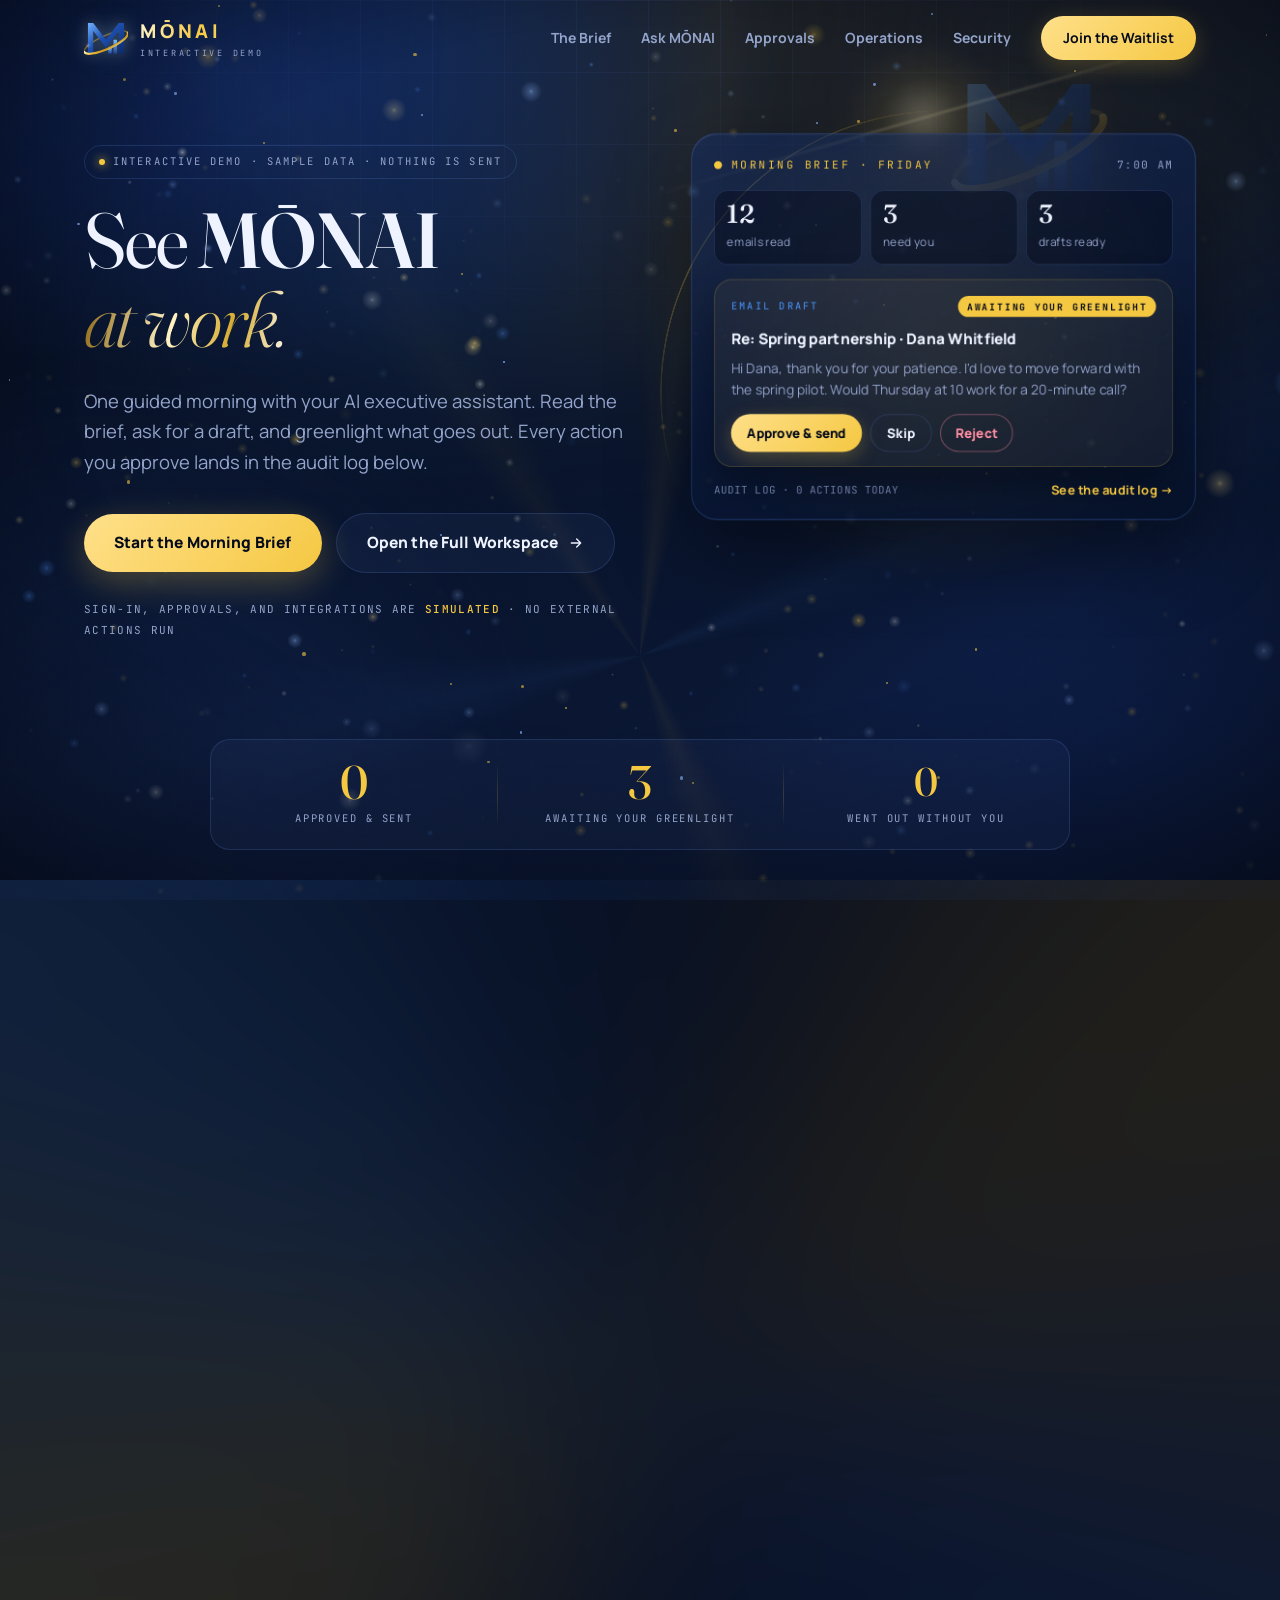
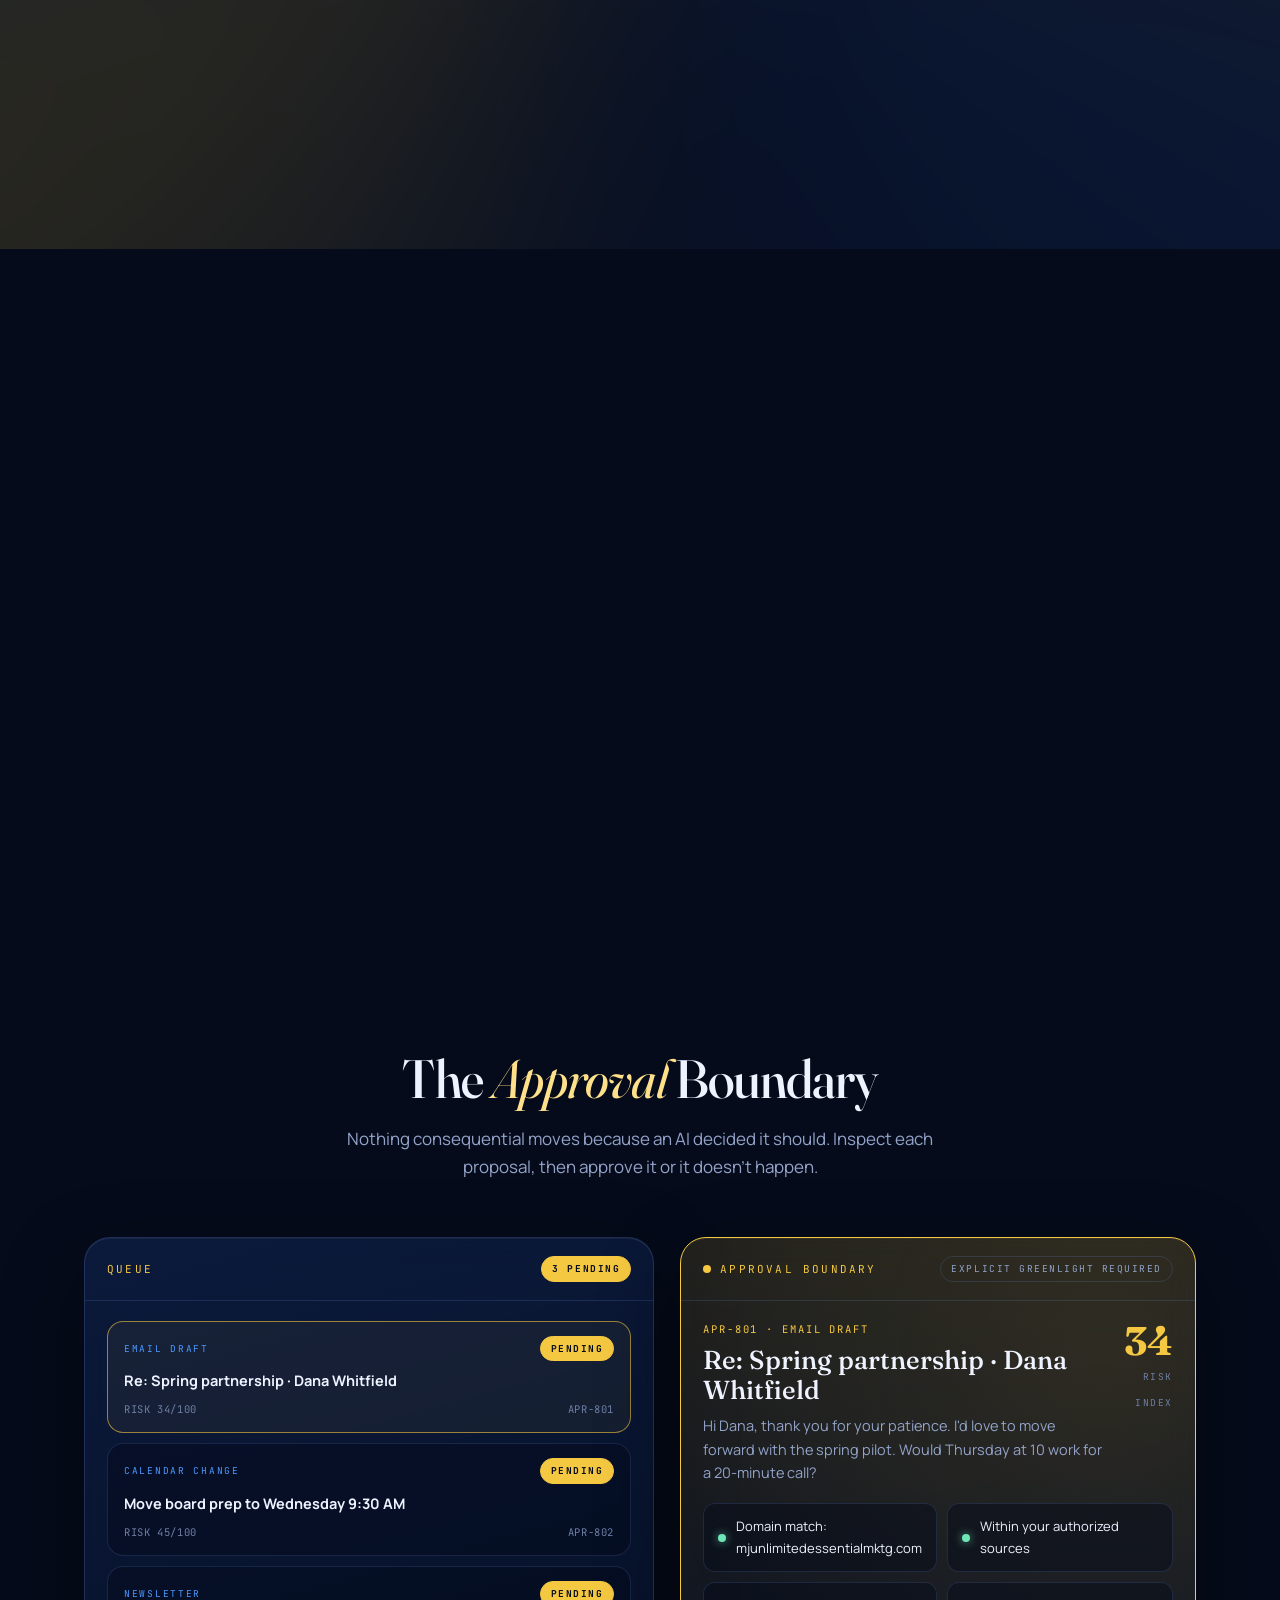
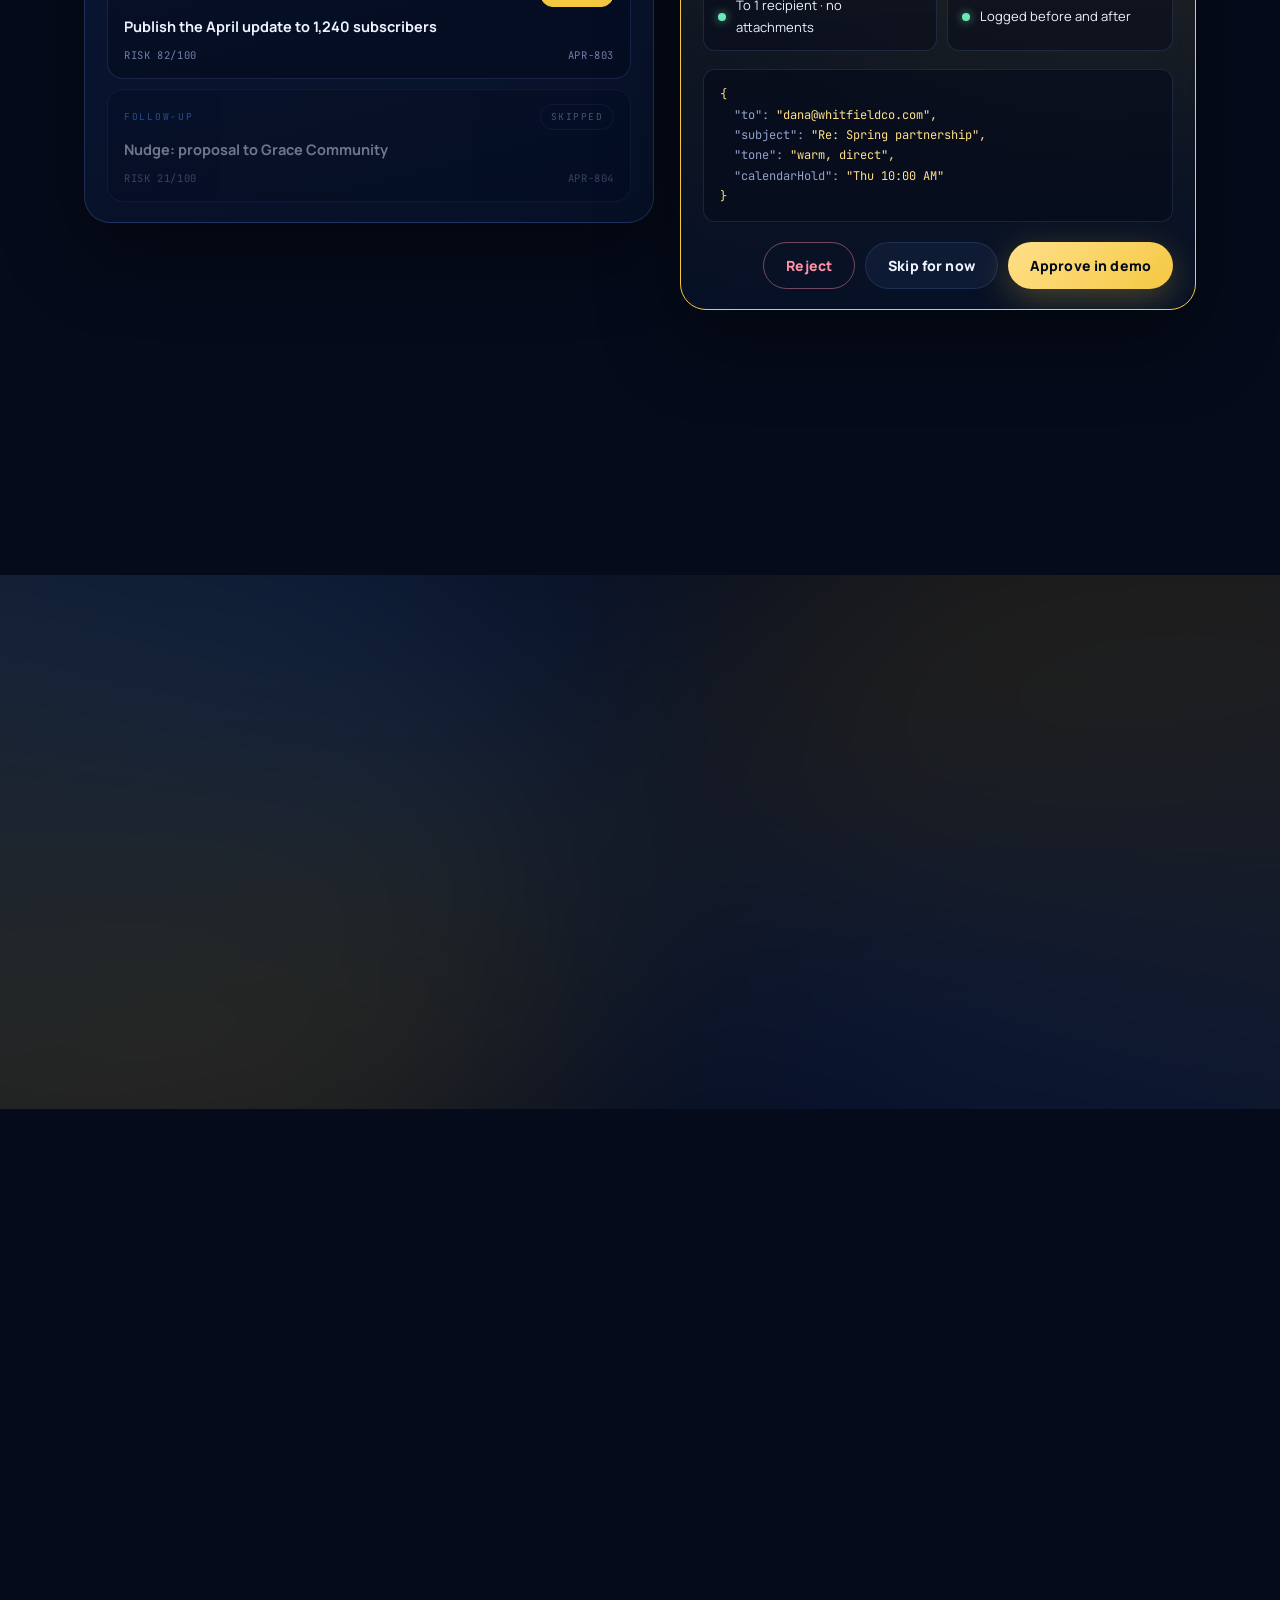
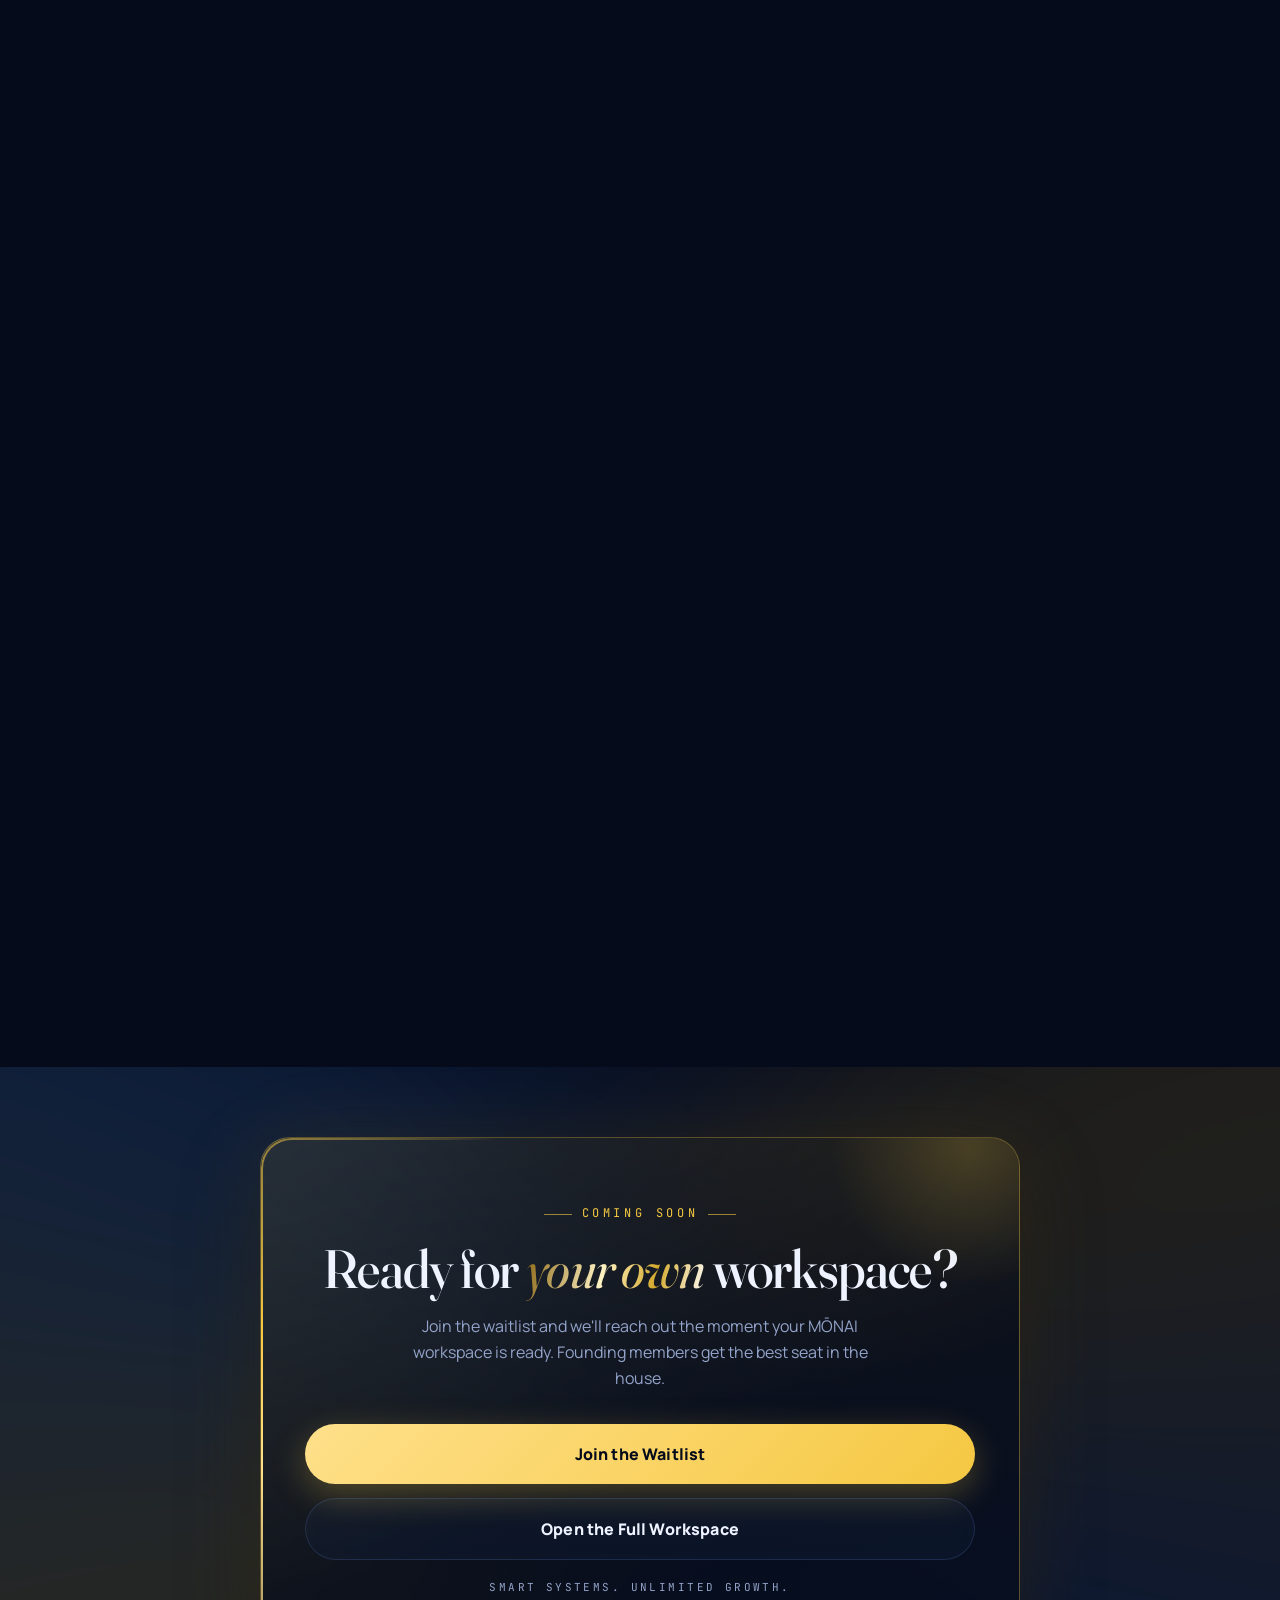
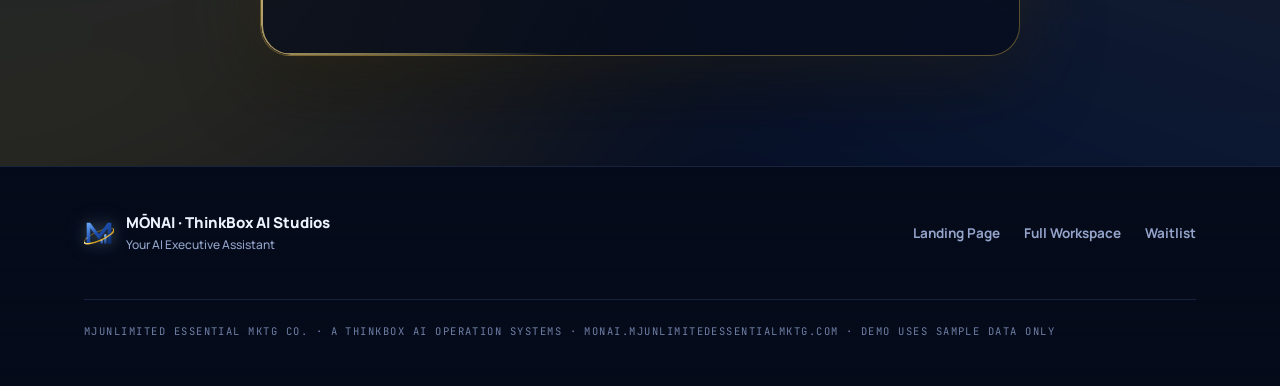
<file: demo/index.html>
<!doctype html>
<html lang="en">
<head>
<meta charset="UTF-8" />
<link rel="icon" type="image/png" sizes="32x32" href="/monai-icon-32.png" />
<link rel="icon" type="image/png" sizes="64x64" href="/monai-icon-64.png" />
<link rel="apple-touch-icon" sizes="180x180" href="/monai-icon-180.png" />
<link rel="icon" type="image/png" sizes="512x512" href="/monai-icon-512.png" />
<meta name="viewport" content="width=device-width, initial-scale=1.0" />
<title>MŌNAI Demo | Executive AI Assistant | ThinkBox AI Studios</title>
<meta name="description" content="Walk through a day with MŌNAI: the morning brief, draft requests, the approval boundary, and the audit log. A guided demo of your security-first executive AI assistant." />
<link href="https://fonts.googleapis.com/css2?family=Fraunces:ital,opsz,wght@0,9..144,300..700;1,9..144,300..700&family=Manrope:wght@400..800&family=JetBrains+Mono:wght@400;500;600&display=swap" rel="stylesheet" />
<style>
    :root {
      color-scheme: dark;
      --bg: #050b1a;
      --bg2: #0d1b3d;
      --navy: #0e2358;
      --navy-deep: #071229;
      --ink: #eef3ff;
      --muted: #93a3c9;
      --muted-2: #6f7fa6;
      --gold: #f5c842;
      --gold-soft: #ffe08a;
      --gold-deep: #c9971c;
      --blue: #4c98ff;
      --line: rgba(245, 200, 66, 0.18);
      --line-blue: rgba(120, 160, 255, 0.16);
      --card: rgba(120, 160, 255, 0.05);
      --card-2: rgba(120, 160, 255, 0.09);
      --glass: rgba(7, 18, 41, 0.62);
      --serif: 'Fraunces', 'Iowan Old Style', 'Palatino Linotype', Georgia, serif;
      --sans: 'Manrope', 'Inter', system-ui, -apple-system, sans-serif;
      --mono: 'JetBrains Mono', ui-monospace, SFMono-Regular, Menlo, monospace;
      --radius: 22px;
      --ease: cubic-bezier(.22, 1, .36, 1);
    }
    @property --a { syntax: '<angle>'; inherits: false; initial-value: 0deg; }

    * { margin: 0; padding: 0; box-sizing: border-box; }
    html { scroll-behavior: smooth; -webkit-text-size-adjust: 100%; overflow-x: hidden; overflow-x: clip; }
    body {
      background: var(--bg);
      color: var(--ink);
      font-family: var(--sans);
      line-height: 1.65;
      overflow-x: clip;
      -webkit-font-smoothing: antialiased;
    }
    ::selection { background: var(--gold); color: #050b1a; }
    a { color: inherit; }
    button { font-family: inherit; }
    img, svg { display: block; }

    .wrap { max-width: 1160px; margin: 0 auto; padding: 0 24px; }
    @media (max-width: 560px) { .wrap { padding: 0 16px; } }

    /* ───────────────────────── background ───────────────────────── */
    .bg-fixed {
      position: fixed; inset: 0; z-index: 0; overflow: hidden; pointer-events: none;
      background:
        radial-gradient(ellipse 70% 55% at 18% 8%, rgba(14, 35, 88, 0.95), transparent 62%),
        radial-gradient(ellipse 55% 45% at 88% 82%, rgba(14, 35, 88, 0.7), transparent 60%),
        linear-gradient(160deg, #050b1a 0%, #071229 45%, #0d1b3d 100%);
    }
    .bg-grid {
      position: absolute; inset: 0;
      background-image:
        linear-gradient(rgba(120, 160, 255, 0.07) 1px, transparent 1px),
        linear-gradient(90deg, rgba(120, 160, 255, 0.07) 1px, transparent 1px);
      background-size: 72px 72px;
      -webkit-mask-image: radial-gradient(ellipse 75% 60% at 50% 0%, #000 0%, transparent 72%);
      mask-image: radial-gradient(ellipse 75% 60% at 50% 0%, #000 0%, transparent 72%);
    }
    .aurora {
      position: absolute; left: -20%; right: -20%; top: -30%; height: 70%;
      background: linear-gradient(100deg, transparent 20%, rgba(76, 152, 255, 0.10) 40%, rgba(245, 200, 66, 0.10) 55%, transparent 75%);
      filter: blur(70px); transform: rotate(-8deg);
      animation: auroraMove 18s ease-in-out infinite alternate;
    }
    @keyframes auroraMove { from { transform: rotate(-8deg) translateX(-6%); } to { transform: rotate(-6deg) translateX(6%); } }
    .orb { position: absolute; border-radius: 50%; filter: blur(110px); opacity: 0.55; }
    .orb-gold { width: 480px; height: 480px; background: rgba(245, 200, 66, 0.15); top: -160px; right: -120px; animation: drift1 22s ease-in-out infinite; }
    .orb-blue { width: 560px; height: 560px; background: rgba(70, 120, 255, 0.17); bottom: -180px; left: -160px; animation: drift2 26s ease-in-out infinite; }
    @keyframes drift1 { 0%,100% { transform: translate(0,0); } 50% { transform: translate(-40px, 50px); } }
    @keyframes drift2 { 0%,100% { transform: translate(0,0); } 50% { transform: translate(50px, -40px); } }
    .starfield { position: absolute; inset: 0; }
    .star {
      position: absolute; width: 3px; height: 3px; border-radius: 50%;
      background: rgba(245, 200, 66, 0.6); animation: twinkle 3.5s ease-in-out infinite;
    }
    .star.blue { background: rgba(140, 180, 255, 0.7); }
    @keyframes twinkle { 0%,100% { opacity: 0.12; transform: scale(.8); } 50% { opacity: 0.95; transform: scale(1.15); } }
    .meteor {
      position: absolute; width: 180px; height: 1px; top: 0; left: 0;
      background: linear-gradient(90deg, rgba(255, 224, 138, 0), rgba(255, 224, 138, 0.9));
      transform: rotate(28deg); opacity: 0; animation: meteor 1.6s ease-out forwards;
    }
    @keyframes meteor { 0% { opacity: 0; transform: rotate(28deg) translateX(0); } 12% { opacity: 1; } 100% { opacity: 0; transform: rotate(28deg) translateX(520px); } }
    .bg-noise {
      position: absolute; inset: 0; opacity: 0.045; mix-blend-mode: overlay;
      background-image: url("data:image/svg+xml;utf8,<svg xmlns='http://www.w3.org/2000/svg' width='160' height='160'><filter id='n'><feTurbulence type='fractalNoise' baseFrequency='0.9' numOctaves='2' stitchTiles='stitch'/></filter><rect width='100%25' height='100%25' filter='url(%23n)'/></svg>");
    }

    /* ───────────────────────── cinematic layer ───────────────────────── */
    #cosmos { position: absolute; inset: 0; width: 100%; height: 100%; display: block; }
    .rays {
      position: absolute; left: 50%; top: -48vh; width: 170vw; height: 170vw; max-width: 2400px; max-height: 2400px;
      transform: translateX(-50%); border-radius: 50%; pointer-events: none; opacity: .6;
      background: conic-gradient(from 0deg at 50% 50%,
        transparent 0deg, rgba(245,200,66,.11) 7deg, transparent 15deg,
        transparent 58deg, rgba(76,152,255,.10) 68deg, transparent 78deg,
        transparent 148deg, rgba(245,200,66,.09) 158deg, transparent 168deg,
        transparent 246deg, rgba(76,152,255,.09) 258deg, transparent 270deg,
        transparent 318deg, rgba(245,200,66,.07) 326deg, transparent 334deg, transparent 360deg);
      -webkit-mask: radial-gradient(circle at 50% 50%, #000 0%, rgba(0,0,0,.55) 28%, transparent 60%);
      mask: radial-gradient(circle at 50% 50%, #000 0%, rgba(0,0,0,.55) 28%, transparent 60%);
      animation: raysSpin 110s linear infinite;
    }
    @keyframes raysSpin { to { transform: translateX(-50%) rotate(360deg); } }
    .vignette { position: absolute; inset: 0; pointer-events: none; background: radial-gradient(ellipse 85% 75% at 50% 42%, transparent 52%, rgba(2, 6, 16, .8) 100%); }
    .flare { position: absolute; top: 13%; right: 6%; width: 560px; max-width: 70vw; height: 2px; pointer-events: none; transform: rotate(-16deg); opacity: .5;
      background: linear-gradient(90deg, transparent, rgba(255,240,190,.6), transparent); filter: blur(1px); animation: flarePulse 9s ease-in-out infinite; }
    .flare::after { content: ''; position: absolute; left: 50%; top: 50%; width: 160px; height: 160px; transform: translate(-50%,-50%); border-radius: 50%;
      background: radial-gradient(circle, rgba(255,240,190,.6), rgba(245,200,66,.14) 35%, transparent 70%); filter: blur(6px); }
    @keyframes flarePulse { 0%,100% { opacity: .3; } 50% { opacity: .75; } }

    /* cinematic intro */
    .intro { position: fixed; inset: 0; z-index: 200; background: #02060f; display: grid; place-items: center; transition: opacity .9s var(--ease), transform .9s var(--ease), visibility 0s .9s; }
    .intro .bar { position: absolute; left: 0; right: 0; height: 12vh; background: #000; }
    .intro .bar.top { top: 0; } .intro .bar.bottom { bottom: 0; }
    .intro-center { display: grid; justify-items: center; gap: 14px; transform: translateY(6px); }
    .intro-mark { width: min(38vw, 190px); height: min(38vw, 190px); animation: introMark 1.4s var(--ease) both; filter: drop-shadow(0 0 40px rgba(245,200,66,.35)) drop-shadow(0 0 30px rgba(76,152,255,.35)); }
    @keyframes introMark { 0% { opacity: 0; transform: scale(.55) rotateY(-70deg); filter: blur(12px); } 60% { opacity: 1; } 100% { opacity: 1; transform: scale(1) rotateY(0); filter: blur(0); } }
    .intro-word { font-family: var(--sans); font-weight: 800; font-size: clamp(30px, 7vw, 52px); letter-spacing: .28em; padding-left: .28em; line-height: 1.25; padding-top: 4px; }
    .intro-word span { display: inline-block; animation: introLetter .7s var(--ease) both; padding-top: 4px;
      background: linear-gradient(90deg, #fff3c4, var(--gold) 45%, var(--gold-soft)); -webkit-background-clip: text; background-clip: text; color: transparent; }
    @keyframes introLetter { from { opacity: 0; transform: translateY(18px) rotateX(-70deg); filter: blur(6px); } to { opacity: 1; transform: none; filter: blur(0); } }
    .intro-sub { font-family: var(--mono); font-size: 11px; letter-spacing: .4em; color: var(--muted); animation: introFade .8s .9s var(--ease) both; }
    .intro-sweep { position: absolute; inset: 0; pointer-events: none; background: linear-gradient(100deg, transparent 30%, rgba(255,240,190,.10) 50%, transparent 70%); transform: translateX(-100%); animation: introSweep 1.4s .5s var(--ease) both; }
    @keyframes introSweep { to { transform: translateX(100%); } }
    @keyframes introFade { from { opacity: 0; } to { opacity: 1; } }
    .intro.done { opacity: 0; transform: scale(1.12); visibility: hidden; pointer-events: none; }
    body.intro-on main { transform: scale(1.035); transform-origin: 50% 20%; }
    main { transition: transform 1.4s var(--ease); }

    /* 3D tilt + depth */
    .grid, .flow, .sec-grid, .hero-visual, .foot { perspective: 1200px; }
    .card, .step, .sec-item { transform-style: preserve-3d; }
    .card.in, .step.in, .sec-item.in { transform: rotateX(var(--rx, 0deg)) rotateY(var(--ry, 0deg)); }
    .card:hover { transform: translateY(-6px) rotateX(var(--rx, 0deg)) rotateY(var(--ry, 0deg)); }
    .step:hover { transform: translateY(-5px) rotateX(var(--rx, 0deg)) rotateY(var(--ry, 0deg)); }
    .sec-item:hover { transform: translateY(-4px) rotateX(var(--rx, 0deg)) rotateY(var(--ry, 0deg)); }
    .card > *, .step > * { transform: translateZ(18px); }
    .brief-float { animation: floaty 7s ease-in-out infinite; transform-style: preserve-3d; }
    .brief { animation: none; transform: rotateX(var(--rx, 0deg)) rotateY(var(--ry, 0deg)); transform-style: preserve-3d; transition: transform .25s ease-out, box-shadow .25s; will-change: transform; }
    .brief::after { content: ''; position: absolute; inset: 0; border-radius: inherit; pointer-events: none; opacity: 0; transition: opacity .3s;
      background: radial-gradient(360px circle at var(--gx, 50%) var(--gy, 50%), rgba(255,240,190,.16), transparent 55%); }
    .hero-visual:hover .brief::after { opacity: 1; }
    .brief-top, .brief-foot { transform: translateZ(26px); }
    .brief-stats { transform: translateZ(40px); }
    .brief-item { transform: translateZ(64px); box-shadow: 0 18px 40px rgba(0,0,0,.35); }
    .mark-coin { position: absolute; right: -4%; top: -14%; width: 74%; opacity: .2; pointer-events: none; perspective: 900px; }
    .mark-coin .mark { width: 100%; height: auto; animation: coin 28s linear infinite; transform-style: preserve-3d; filter: drop-shadow(0 0 30px rgba(245,200,66,.35)); }
    @keyframes coin { from { transform: rotateY(0deg); } to { transform: rotateY(360deg); } }
    .hero h1 { perspective: 700px; }
    .hero h1 .w { display: inline-block; animation: wordIn 1s var(--ease) both; transform-origin: 50% 100%; }
    .hero h1 .w:nth-child(1) { animation-delay: .15s; } .hero h1 .w:nth-child(2) { animation-delay: .3s; }
    .hero h1 .w:nth-child(4) { animation-delay: .45s; } .hero h1 .w:nth-child(5) { animation-delay: .6s; }
    @keyframes wordIn { from { opacity: 0; transform: translateY(46px) rotateX(-70deg); filter: blur(10px); } to { opacity: 1; transform: none; filter: blur(0); } }
    .hero-copy { transform: translateY(calc(var(--sy, 0) * -0.05px)); }
    .hero-visual { transform: translateY(calc(var(--sy, 0) * -0.12px)); }
    .reveal { filter: blur(8px); }
    .reveal.in { filter: blur(0); }
    .reveal { transition: opacity .9s var(--ease), transform .9s var(--ease), filter .9s var(--ease); }
    @media (prefers-reduced-motion: reduce) { .intro { display: none; } .hero h1 .w { animation: none; } .reveal { filter: none; } }

    /* gold chrome text + iridescent (ported mechanism, navy/gold palette) */
    .chrome {
      background: linear-gradient(100deg, #8a6512 0%, #fff3c4 18%, #d4a92c 30%, #ffffff 42%, #9a7414 55%, #ffe08a 68%, #d4a92c 80%, #fff8dc 92%, #8a6512 100%);
      background-size: 250% 100%; -webkit-background-clip: text; background-clip: text; color: transparent;
      animation: chrome 6s linear infinite; position: relative;
    }
    @keyframes chrome { to { background-position: -250% 0; } }
    .chrome::after {
      content: attr(data-text); position: absolute; inset: 0; pointer-events: none;
      background: linear-gradient(120deg, transparent 40%, rgba(255,255,255,.95) 50%, transparent 60%); background-size: 300% 100%;
      -webkit-background-clip: text; background-clip: text; color: transparent; animation: shine 4.5s ease-in-out infinite;
    }
    @keyframes shine { 0% { background-position: 150% 0; } 60%, 100% { background-position: -150% 0; } }
    .irid { background: linear-gradient(90deg, #cfe0ff, var(--gold-soft), var(--gold), #4c98ff, #cfe0ff); background-size: 300% 100%; -webkit-background-clip: text; background-clip: text; color: transparent; animation: irid 9s linear infinite; }
    @keyframes irid { to { background-position: 300% 0; } }

    /* band glow: blurred conic gradient turning behind a section */
    .band { position: relative; overflow: hidden; }
    .band-glow { position: absolute; inset: -25%; pointer-events: none; opacity: .16; will-change: transform;
      background: conic-gradient(from 180deg at 50% 50%, #0e2358, #f5c842, #4c98ff, #0e2358, #c9971c, #2b5cc7, #0e2358);
      filter: blur(120px); animation: spinBand 40s linear infinite; }
    @keyframes spinBand { to { transform: rotate(360deg); } }
    .band > .wrap { position: relative; }

    /* loader bar in the intro */
    .intro-bar { width: min(320px, 60vw); height: 1px; background: rgba(255,255,255,.12); margin-top: 22px; position: relative; overflow: hidden; }
    .intro-bar i { position: absolute; inset: 0; transform-origin: left; transform: scaleX(0); background: linear-gradient(90deg, #4c98ff, var(--gold-soft), var(--gold), #fff8dc); }
    .intro-pct { margin-top: 12px; font-family: var(--mono); font-size: 10.5px; letter-spacing: .3em; color: var(--muted-2); }

    /* pinned film: the ORRA section scrubs with scroll on desktop */
    .orra .stage { position: relative; }
    .orra-scene { display: none; position: absolute; inset: 0; width: 100%; height: 100%; pointer-events: none; }
    .orra.pinned { height: 300vh; padding: 0; }
    .orra.pinned .stage { position: sticky; top: 0; height: 100vh; display: flex; align-items: center; overflow: hidden; }
    .orra.pinned .stage > .wrap { width: 100%; position: relative; }
    .orra.pinned .orra-scene { display: block; }
    .orra.pinned .packet { animation: none; transition: left .15s linear; }
    .orra.pinned .step { transition: transform .5s var(--ease), border-color .5s, opacity .5s, box-shadow .5s; }
    .orra.pinned .step.dim { opacity: .42; transform: scale(.97); }
    .orra.pinned .step.active { opacity: 1; transform: translateY(-8px) scale(1.04); border-color: rgba(245,200,66,.7); box-shadow: 0 30px 60px rgba(0,0,0,.45), 0 0 50px rgba(245,200,66,.12); }
    .orra.pinned .step.gate.approved .node { box-shadow: 0 0 0 10px rgba(245,200,66,.18), 0 0 60px rgba(245,200,66,.55); }
    .orra.pinned .orra-note { opacity: 0; transform: translateY(20px); transition: opacity .5s, transform .5s var(--ease); }
    .orra.pinned .orra-note.show { opacity: 1; transform: none; }
    .film-hint { display: none; position: absolute; left: 50%; bottom: 22px; transform: translateX(-50%); font-family: var(--mono); font-size: 10px; letter-spacing: .34em; color: var(--muted-2); text-transform: uppercase; }
    .film-hint::after { content: ''; display: block; width: 1px; height: 40px; margin: 10px auto 0; background: linear-gradient(180deg, var(--gold), transparent); animation: drop 2s ease-in-out infinite; }
    @keyframes drop { 50% { transform: translateY(8px); opacity: .3; } }
    .orra.pinned .film-hint { display: block; }
    .orra.pinned .film-hint.hide { opacity: 0; transition: opacity .4s; }

    /* scroll progress */
    .progress { position: fixed; top: env(safe-area-inset-top, 0px); left: 0; height: 2px; width: 0; z-index: 60; background: linear-gradient(90deg, var(--gold-soft), var(--gold)); box-shadow: 0 0 12px rgba(245,200,66,.6); }

    header, main, section, footer { position: relative; z-index: 1; }
    section[id] { scroll-margin-top: 84px; }

    /* ───────────────────────── logo ───────────────────────── */
    .mark { width: 44px; height: 44px; overflow: visible; filter: drop-shadow(0 0 10px rgba(76,152,255,.35)) drop-shadow(0 0 6px rgba(245,200,66,.18)); }
    .lockup { display: inline-flex; align-items: center; gap: 12px; text-decoration: none; }
    .wordmark { display: flex; flex-direction: column; line-height: 1; }
    .wordmark .wm {
      font-family: var(--sans); font-weight: 800; font-size: 19px; letter-spacing: 0.2em; line-height: 1.25; padding-top: 2px;
      background: linear-gradient(90deg, #fff3c4, var(--gold) 45%, var(--gold-soft));
      -webkit-background-clip: text; background-clip: text; color: transparent;
    }
    .wordmark .wm-sub { font-family: var(--mono); font-size: 8.5px; letter-spacing: 0.32em; color: var(--muted); margin-top: 5px; text-transform: uppercase; }

    /* ───────────────────────── nav ───────────────────────── */
    header { position: sticky; top: env(safe-area-inset-top, 0px); z-index: 50; transition: background .3s, border-color .3s, backdrop-filter .3s; border-bottom: 1px solid transparent; }
    header.scrolled { background: rgba(5, 11, 26, 0.72); backdrop-filter: blur(14px); -webkit-backdrop-filter: blur(14px); border-bottom-color: var(--line-blue); }
    nav { display: flex; align-items: center; justify-content: space-between; padding: 16px 0; }
    .nav-links { display: flex; align-items: center; gap: 30px; }
    .nav-links a { color: var(--muted); text-decoration: none; font-size: 14px; font-weight: 700; transition: color .2s; position: relative; }
    .nav-links a:not(.nav-cta)::after { content: ''; position: absolute; left: 0; right: 100%; bottom: -5px; height: 1px; background: var(--gold); transition: right .3s var(--ease); }
    .nav-links a:not(.nav-cta):hover { color: var(--ink); }
    .nav-links a:not(.nav-cta):hover::after { right: 0; }
    .nav-cta {
      color: #050b1a !important; background: linear-gradient(135deg, var(--gold-soft), var(--gold));
      padding: 10px 22px; border-radius: 999px; font-weight: 800;
      box-shadow: 0 6px 24px rgba(245,200,66,0.22);
      transition: transform .2s, box-shadow .2s;
    }
    .nav-cta:hover { transform: translateY(-2px); box-shadow: 0 10px 30px rgba(245,200,66,0.32); }
    .burger { display: none; width: 44px; height: 44px; border: 1px solid var(--line-blue); background: var(--card); border-radius: 12px; cursor: pointer; align-items: center; justify-content: center; flex-direction: column; gap: 5px; }
    .burger span { width: 18px; height: 2px; background: var(--ink); border-radius: 2px; transition: transform .3s, opacity .3s; }
    .menu-open .burger span:nth-child(1) { transform: translateY(7px) rotate(45deg); }
    .menu-open .burger span:nth-child(2) { opacity: 0; }
    .menu-open .burger span:nth-child(3) { transform: translateY(-7px) rotate(-45deg); }
    .mobile-menu {
      display: none; position: fixed; inset: 0; z-index: 40; background: rgba(5, 11, 26, 0.94); backdrop-filter: blur(16px);
      padding: 110px 28px 40px; flex-direction: column; gap: 6px;
    }
    .menu-open .mobile-menu { display: flex; }
    .mobile-menu a { text-decoration: none; color: var(--ink); font-family: var(--serif); font-size: 34px; font-weight: 500; padding: 14px 0; border-bottom: 1px solid var(--line-blue); }
    .mobile-menu a.mm-cta { margin-top: 22px; border: none; text-align: center; background: linear-gradient(135deg, var(--gold-soft), var(--gold)); color: #050b1a; border-radius: 999px; font-family: var(--sans); font-weight: 800; font-size: 17px; padding: 16px; }
    @media (max-width: 820px) { .nav-links { display: none; } .burger { display: flex; } }
    body.menu-open { overflow: hidden; }

    /* ───────────────────────── reveal ───────────────────────── */
    .reveal { opacity: 0; transform: translateY(28px); transition: opacity .9s var(--ease), transform .9s var(--ease); }
    .reveal.in { opacity: 1; transform: translateY(0); }
    .reveal-delay-1.in { transition-delay: .1s; }
    .reveal-delay-2.in { transition-delay: .22s; }
    .reveal-delay-3.in { transition-delay: .34s; }
    .reveal-delay-4.in { transition-delay: .46s; }

    /* ───────────────────────── typography ───────────────────────── */
    .kicker {
      font-family: var(--mono); font-size: 12px; letter-spacing: 0.3em;
      color: var(--gold); text-transform: uppercase;
      display: inline-flex; align-items: center; gap: 10px;
    }
    .kicker::before { content: ''; width: 28px; height: 1px; background: var(--gold); opacity: .6; }
    .kicker.center::after { content: ''; width: 28px; height: 1px; background: var(--gold); opacity: .6; }
    h2 {
      font-family: var(--serif); font-weight: 500; font-size: clamp(34px, 5vw, 54px);
      letter-spacing: -0.015em; line-height: 1.08; font-variation-settings: 'opsz' 144;
    }
    h2 em { font-style: italic; color: var(--gold-soft); font-weight: 400; }
    .sec-head { text-align: center; max-width: 720px; margin: 0 auto 56px; }
    .sec-head .kicker { margin-bottom: 18px; }
    .h-sub { color: var(--muted); font-size: 17px; margin: 16px auto 0; max-width: 600px; }

    /* ───────────────────────── hero ───────────────────────── */
    .hero { padding: 56px 0 40px; }
    .hero-grid { display: grid; grid-template-columns: 1.05fr 0.95fr; gap: 48px; align-items: center; }
    .hero-copy .kicker { margin-bottom: 26px; }
    .hero h1 {
      font-family: var(--serif); font-weight: 400; letter-spacing: -0.02em; line-height: 1.02;
      font-size: clamp(46px, 7vw, 86px); font-variation-settings: 'opsz' 144;
    }
    .hero h1 .ai { font-weight: 600; }
    .hero h1 .ex { font-style: italic; font-weight: 300; padding-right: .06em; }
    @keyframes shimmer { to { background-position: 200% center; } }
    .hero p.lede { max-width: 560px; margin: 26px 0 0; color: var(--muted); font-size: 18.5px; }
    .hero-ctas { display: flex; gap: 14px; margin-top: 36px; flex-wrap: wrap; align-items: center; }
    .btn {
      display: inline-flex; align-items: center; gap: 10px; padding: 16px 30px; border-radius: 999px;
      font-weight: 800; font-size: 15.5px; text-decoration: none; transition: transform .2s var(--ease), box-shadow .25s;
      position: relative; cursor: pointer; border: none; letter-spacing: .01em;
    }
    .btn:hover { transform: translateY(-3px); }
    .btn-gold { background: linear-gradient(135deg, var(--gold-soft), var(--gold)); color: #050b1a; box-shadow: 0 10px 34px rgba(245, 200, 66, 0.28); overflow: hidden; }
    .btn-gold::after { content: ''; position: absolute; top: 0; left: -80%; width: 50%; height: 100%; background: linear-gradient(100deg, transparent, rgba(255,255,255,.55), transparent); transform: skewX(-20deg); transition: left .6s var(--ease); }
    .btn-gold:hover::after { left: 130%; }
    .btn-gold:hover { box-shadow: 0 14px 40px rgba(245, 200, 66, 0.42); }
    .btn-ghost { border: 1px solid var(--line-blue); color: var(--ink); background: rgba(120,160,255,0.06); backdrop-filter: blur(6px); }
    .btn-ghost:hover { border-color: var(--gold); background: rgba(245,200,66,0.06); }
    .btn svg { width: 16px; height: 16px; }
    .hero-note { font-family: var(--mono); font-size: 11px; color: var(--muted); margin-top: 26px; letter-spacing: 0.12em; line-height: 1.9; }
    .hero-note b { color: var(--gold); font-weight: 500; }

    /* hero visual: brief card */
    .hero-visual { position: relative; min-height: 520px; }
    .halo {
      position: absolute; inset: -10% -6%; border-radius: 50%; pointer-events: none;
      background: radial-gradient(circle at 50% 40%, rgba(245,200,66,.14), transparent 55%);
      filter: blur(20px);
    }
    .ring {
      position: absolute; width: 112%; aspect-ratio: 1; left: 50%; top: 50%; transform: translate(-50%, -50%);
      border-radius: 50%; pointer-events: none;
      background: conic-gradient(from var(--a), transparent 0 70%, rgba(245,200,66,.5) 86%, transparent 100%);
      -webkit-mask: radial-gradient(circle closest-side, transparent calc(100% - 2px), #000 calc(100% - 1.5px), #000 100%, transparent 100%);
      mask: radial-gradient(circle closest-side, transparent calc(100% - 2px), #000 calc(100% - 1.5px), #000 100%, transparent 100%);
      animation: spin 9s linear infinite; opacity: .8;
    }
    @keyframes spin { to { --a: 360deg; } }
    .brief {
      position: relative; border-radius: 26px; padding: 22px 22px 18px;
      background: linear-gradient(165deg, rgba(20, 44, 100, 0.55), rgba(7, 18, 41, 0.85));
      border: 1px solid rgba(120, 160, 255, 0.22);
      box-shadow: 0 30px 80px rgba(0,0,0,.45), inset 0 1px 0 rgba(255,255,255,.06);
      backdrop-filter: blur(16px); -webkit-backdrop-filter: blur(16px);
      animation: floaty 7s ease-in-out infinite;
    }
    @keyframes floaty { 0%,100% { transform: translateY(0); } 50% { transform: translateY(-9px); } }
    .brief-top { display: flex; align-items: center; justify-content: space-between; gap: 12px; }
    .brief-title { font-family: var(--mono); font-size: 11px; letter-spacing: .2em; color: var(--gold); display: flex; align-items: center; gap: 9px; }
    .live-dot { width: 8px; height: 8px; border-radius: 50%; background: var(--gold); box-shadow: 0 0 0 0 rgba(245,200,66,.6); animation: ping 2s infinite; }
    @keyframes ping { 0% { box-shadow: 0 0 0 0 rgba(245,200,66,.6); } 100% { box-shadow: 0 0 0 10px rgba(245,200,66,0); } }
    .brief-time { font-family: var(--mono); font-size: 11px; color: var(--muted); letter-spacing: .1em; }
    .brief-stats { display: grid; grid-template-columns: repeat(3, 1fr); gap: 8px; margin-top: 16px; }
    .bs { border: 1px solid var(--line-blue); background: rgba(5, 11, 26, 0.45); border-radius: 14px; padding: 10px 12px; }
    .bs b { display: block; font-family: var(--serif); font-size: 26px; line-height: 1; font-weight: 500; color: var(--ink); }
    .bs span { font-size: 11.5px; color: var(--muted); letter-spacing: .02em; }
    .brief-item { margin-top: 14px; border-radius: 18px; border: 1px solid var(--line); background: rgba(245, 200, 66, 0.05); padding: 16px 16px 14px; position: relative; overflow: hidden; }
    .brief-item.swap { animation: swapIn .5s var(--ease); }
    @keyframes swapIn { from { opacity: 0; transform: translateY(10px); } to { opacity: 1; transform: none; } }
    .bi-head { display: flex; justify-content: space-between; align-items: center; gap: 10px; flex-wrap: wrap; }
    .bi-type { font-family: var(--mono); font-size: 10px; letter-spacing: .2em; color: var(--blue); }
    .bi-gate { font-family: var(--mono); font-size: 9.5px; letter-spacing: .16em; color: #050b1a; background: var(--gold); padding: 3px 9px; border-radius: 999px; font-weight: 700; }
    .bi-subject { font-weight: 800; font-size: 15px; margin-top: 10px; }
    .bi-body { font-size: 13.5px; color: var(--muted); margin-top: 6px; line-height: 1.55; }
    .bi-actions { display: flex; gap: 8px; margin-top: 14px; }
    .bi-approve, .bi-edit { border-radius: 999px; padding: 9px 16px; font-size: 13px; font-weight: 800; cursor: pointer; transition: transform .15s, box-shadow .2s; }
    .bi-approve { background: linear-gradient(135deg, var(--gold-soft), var(--gold)); color: #050b1a; border: none; box-shadow: 0 6px 18px rgba(245,200,66,.25); }
    .bi-approve:hover { transform: translateY(-2px); box-shadow: 0 10px 24px rgba(245,200,66,.38); }
    .bi-edit { background: transparent; border: 1px solid var(--line-blue); color: var(--ink); }
    .bi-edit:hover { border-color: var(--gold); }
    .bi-done { position: absolute; inset: 0; display: flex; align-items: center; justify-content: center; gap: 10px; font-weight: 800; font-size: 14px; color: var(--gold); background: rgba(7, 18, 41, 0.92); opacity: 0; pointer-events: none; transition: opacity .3s; }
    .bi-done .chk { width: 26px; height: 26px; border-radius: 50%; background: var(--gold); color: #050b1a; display: inline-flex; align-items: center; justify-content: center; font-size: 15px; }
    .brief-item.done .bi-done { opacity: 1; }
    .brief-foot { display: flex; justify-content: space-between; align-items: center; gap: 12px; margin-top: 14px; font-size: 12.5px; color: var(--muted); flex-wrap: wrap; }
    .brief-foot a { color: var(--gold); text-decoration: none; font-weight: 700; }
    .brief-foot a:hover { text-decoration: underline; }
    .brief-log { font-family: var(--mono); font-size: 10.5px; letter-spacing: .08em; color: var(--muted-2); }
    @media (max-width: 980px) {
      .hero-grid { grid-template-columns: 1fr; gap: 40px; }
      .hero { padding-top: 36px; }
      .hero-visual { min-height: 0; max-width: 560px; margin: 0 auto; width: 100%; }
      .mark-coin { right: 2%; top: -8%; width: 46%; }
      .halo { inset: 0; }
      .ring { display: none; }
    }
    @media (max-width: 480px) { .brief { padding: 18px 16px 14px; } .brief-stats { gap: 6px; } .bs { padding: 9px 10px; } .bs b { font-size: 22px; } }

    /* ───────────────────────── proof strip ───────────────────────── */
    .proof { padding: 46px 0 30px; }
    .proof-row {
      display: grid; grid-template-columns: repeat(3, 1fr); max-width: 860px; margin: 0 auto;
      border: 1px solid var(--line-blue); border-radius: 20px; background: var(--card); overflow: hidden;
    }
    .proof-item { text-align: center; padding: 22px 16px; position: relative; }
    .proof-item + .proof-item::before { content: ''; position: absolute; left: 0; top: 20%; bottom: 20%; width: 1px; background: linear-gradient(180deg, transparent, var(--line), transparent); }
    .proof-item .n { font-family: var(--serif); font-size: 40px; font-weight: 500; color: var(--gold); line-height: 1; font-variation-settings: 'opsz' 144; }
    .proof-item .l { font-family: var(--mono); font-size: 10.5px; color: var(--muted); letter-spacing: 0.18em; margin-top: 8px; }
    @media (max-width: 560px) { .proof-row { grid-template-columns: 1fr; } .proof-item + .proof-item::before { left: 20%; right: 20%; top: 0; bottom: auto; height: 1px; width: auto; background: linear-gradient(90deg, transparent, var(--line), transparent); } .proof-item { padding: 18px 12px; } }

    /* ───────────────────────── problem ───────────────────────── */
    .problem { padding: 80px 0 60px; text-align: center; position: relative; }
    .problem .quote-mark { font-family: var(--serif); font-size: 140px; line-height: .6; color: var(--gold); opacity: .18; font-style: italic; margin-bottom: 10px; }
    .problem .q {
      font-family: var(--serif); font-weight: 400; font-variation-settings: 'opsz' 144;
      font-size: clamp(26px, 4vw, 42px); max-width: 880px; margin: 0 auto; line-height: 1.22; letter-spacing: -0.01em;
      color: var(--ink);
    }
    .problem .a {
      font-family: var(--serif); font-weight: 500; font-style: italic; margin-top: 26px; padding: 4px 0 6px; font-size: clamp(24px, 3.6vw, 38px); line-height: 1.2;
      background: linear-gradient(90deg, #cfe0ff, var(--gold-soft) 60%, var(--gold));
      -webkit-background-clip: text; background-clip: text; color: transparent;
    }
    .dawn { width: 220px; height: 2px; margin: 34px auto 0; border-radius: 2px; background: linear-gradient(90deg, rgba(76,152,255,0), var(--blue), var(--gold), rgba(245,200,66,0)); background-size: 200% auto; animation: shimmer 4s linear infinite; }

    /* ───────────────────────── features ───────────────────────── */
    .features { padding: 70px 0 80px; }
    .grid { display: grid; grid-template-columns: repeat(4, 1fr); gap: 18px; }
    .card {
      --mx: 50%; --my: 50%;
      background: var(--card); border: 1px solid var(--line-blue); border-radius: var(--radius);
      padding: 30px 26px 28px; transition: border-color .3s, transform .3s var(--ease), box-shadow .3s;
      position: relative; overflow: hidden; min-height: 300px; display: flex; flex-direction: column;
    }
    .card::before {
      content: ''; position: absolute; inset: 0; opacity: 0; transition: opacity .3s; pointer-events: none;
      background: radial-gradient(420px circle at var(--mx) var(--my), rgba(245,200,66,0.14), transparent 45%);
    }
    .card:hover { border-color: rgba(245,200,66,.55); transform: translateY(-6px); box-shadow: 0 24px 50px rgba(0,0,0,0.4), 0 0 0 1px rgba(245,200,66,.1); }
    .card:hover::before { opacity: 1; }
    .card .ico {
      width: 50px; height: 50px; border-radius: 14px; display: grid; place-items: center; margin-bottom: 22px;
      background: linear-gradient(145deg, rgba(245,200,66,.16), rgba(76,152,255,.10)); border: 1px solid var(--line);
      color: var(--gold); position: relative;
    }
    .card .ico svg { width: 24px; height: 24px; }
    .card .num { position: absolute; top: 24px; right: 24px; font-family: var(--mono); font-size: 12px; color: var(--muted-2); letter-spacing: 0.2em; }
    .card h3 { font-family: var(--serif); font-size: 24px; font-weight: 500; margin: 0 0 10px; letter-spacing: -0.01em; }
    .card p { color: var(--muted); font-size: 14.5px; }
    .card .glow-line { margin-top: auto; padding-top: 22px; height: 1px; }
    .card .glow-line::after { content: ''; display: block; height: 1px; width: 36px; background: var(--gold); opacity: .5; transition: width .4s var(--ease); }
    .card:hover .glow-line::after { width: 100%; }
    @media (max-width: 1000px) { .grid { grid-template-columns: repeat(2, 1fr); } }
    @media (max-width: 560px) { .grid { grid-template-columns: 1fr; } .card { min-height: 0; } }

    /* ───────────────────────── orra ───────────────────────── */
    .orra { padding: 80px 0; }
    .flow { position: relative; display: grid; grid-template-columns: repeat(4, 1fr); gap: 22px; }
    .rail { position: absolute; left: 12.5%; right: 12.5%; top: 42px; height: 2px; background: linear-gradient(90deg, rgba(76,152,255,.15), rgba(245,200,66,.35), rgba(76,152,255,.15)); z-index: 0; }
    .packet { position: absolute; top: -3px; left: 0; width: 8px; height: 8px; border-radius: 50%; background: var(--gold-soft); box-shadow: 0 0 14px 3px rgba(245,200,66,.55); animation: travel 6s ease-in-out infinite; }
    @keyframes travel { 0% { left: 0%; opacity: 0; } 8% { opacity: 1; } 60% { left: 66.6%; } 70% { left: 66.6%; transform: scale(1.6); } 92% { opacity: 1; } 100% { left: 100%; opacity: 0; } }
    .step {
      position: relative; z-index: 1; border: 1px solid var(--line-blue); border-radius: 20px;
      padding: 0 22px 26px; background: linear-gradient(180deg, rgba(7,18,41,.85), rgba(7,18,41,.6)); text-align: center;
      transition: transform .3s var(--ease), border-color .3s; backdrop-filter: blur(6px);
    }
    .step:hover { transform: translateY(-5px); border-color: rgba(245,200,66,.55); }
    .node {
      width: 56px; height: 56px; border-radius: 50%; margin: 14px auto 16px; display: grid; place-items: center;
      background: var(--navy-deep); border: 1px solid var(--line-blue); color: var(--blue); position: relative;
    }
    .node svg { width: 24px; height: 24px; }
    .step .glyph { font-family: var(--mono); font-size: 11px; color: var(--muted-2); letter-spacing: 0.24em; }
    .step h3 { font-family: var(--serif); font-size: 26px; font-weight: 500; margin: 6px 0 8px; }
    .step p { font-size: 14px; color: var(--muted); }
    .step.gate {
      border-color: var(--gold); background: linear-gradient(180deg, rgba(245,200,66,.12), rgba(7,18,41,.8));
      animation: pulseGate 3.5s ease-in-out infinite;
    }
    @keyframes pulseGate { 0%,100% { box-shadow: 0 0 30px rgba(245,200,66,0.10); } 50% { box-shadow: 0 0 56px rgba(245,200,66,0.26); } }
    .step.gate .node { background: linear-gradient(135deg, var(--gold-soft), var(--gold)); color: #050b1a; border-color: var(--gold); box-shadow: 0 0 0 6px rgba(245,200,66,.12); }
    .step.gate .node::after { content: ''; position: absolute; inset: -6px; border-radius: 50%; border: 1px solid rgba(245,200,66,.5); animation: ping2 2.4s ease-out infinite; }
    @keyframes ping2 { 0% { transform: scale(.9); opacity: .8; } 100% { transform: scale(1.7); opacity: 0; } }
    .step.gate .gate-label {
      font-family: var(--mono); font-size: 10px; color: #050b1a; background: var(--gold);
      padding: 4px 12px; border-radius: 0 0 10px 10px; letter-spacing: 0.18em; font-weight: 700;
      display: inline-block; margin-bottom: -6px;
    }
    .orra-note {
      text-align: center; color: var(--muted); font-size: 16px; max-width: 680px; margin: 46px auto 0;
      padding: 22px 26px; border: 1px solid var(--line); border-radius: 18px; background: rgba(245,200,66,.04);
    }
    .orra-note b { color: var(--gold); display: block; margin-top: 6px; font-family: var(--serif); font-style: italic; font-weight: 500; font-size: 21px; }
    @media (max-width: 900px) {
      .flow { grid-template-columns: 1fr; gap: 16px; padding-left: 34px; }
      .rail { left: 11px; right: auto; top: 6%; bottom: 6%; width: 2px; height: auto; background: linear-gradient(180deg, rgba(76,152,255,.15), rgba(245,200,66,.35), rgba(76,152,255,.15)); }
      .packet { left: -3px; top: 0; animation: travelV 6s ease-in-out infinite; }
      @keyframes travelV { 0% { top: 0%; opacity: 0; } 8% { opacity: 1; } 60% { top: 66.6%; } 70% { top: 66.6%; transform: scale(1.6); } 92% { opacity: 1; } 100% { top: 100%; opacity: 0; } }
      .step { text-align: left; padding: 22px 20px 22px 24px; display: grid; grid-template-columns: 56px 1fr; column-gap: 16px; align-items: start; }
      .node { margin: 0; grid-row: 1 / span 3; }
      .step .gate-label { grid-column: 2; justify-self: start; border-radius: 999px; margin: 0 0 6px; }
      .step .glyph, .step h3, .step p { grid-column: 2; }
      .step h3 { font-size: 22px; margin-top: 2px; }
    }

    /* ───────────────────────── security ───────────────────────── */
    .security { padding: 80px 0; }
    .sec-grid { display: grid; grid-template-columns: repeat(6, 1fr); gap: 16px; }
    .sec-item {
      grid-column: span 2; display: flex; gap: 14px; align-items: flex-start; border: 1px solid var(--line-blue);
      border-radius: 18px; padding: 22px; background: var(--card); transition: border-color .3s, transform .3s var(--ease), background .3s; position: relative; overflow: hidden;
    }
    .sec-item:nth-child(4), .sec-item:nth-child(5) { grid-column: span 3; }
    .sec-item::after { content: ''; position: absolute; right: -40px; top: -40px; width: 120px; height: 120px; border-radius: 50%; background: radial-gradient(circle, rgba(245,200,66,.14), transparent 65%); opacity: 0; transition: opacity .3s; }
    .sec-item:hover { border-color: rgba(245,200,66,.55); transform: translateY(-4px); background: var(--card-2); }
    .sec-item:hover::after { opacity: 1; }
    .sec-item .sico { flex: 0 0 42px; width: 42px; height: 42px; border-radius: 12px; display: grid; place-items: center; background: rgba(245,200,66,.08); border: 1px solid var(--line); color: var(--gold); }
    .sec-item .sico svg { width: 20px; height: 20px; }
    .sec-item h4 { font-size: 16px; font-weight: 800; }
    .sec-item p { font-size: 13.8px; color: var(--muted); margin-top: 5px; }
    .sec-badge { display: flex; justify-content: center; margin-top: 28px; }
    .sec-badge span { font-family: var(--mono); font-size: 10.5px; letter-spacing: .2em; color: var(--muted); border: 1px solid var(--line-blue); border-radius: 999px; padding: 9px 16px; display: inline-flex; align-items: center; gap: 10px; }
    .sec-badge i { width: 6px; height: 6px; border-radius: 50%; background: var(--gold); box-shadow: 0 0 10px var(--gold); }
    @media (max-width: 900px) { .sec-grid { grid-template-columns: 1fr 1fr; } .sec-item, .sec-item:nth-child(4), .sec-item:nth-child(5) { grid-column: span 1; } .sec-item:nth-child(5) { grid-column: span 2; } }
    @media (max-width: 560px) { .sec-grid { grid-template-columns: 1fr; } .sec-item:nth-child(5) { grid-column: span 1; } }

    /* ───────────────────────── waitlist ───────────────────────── */
    .waitlist { padding: 70px 0 110px; }
    .wl-box {
      max-width: 760px; margin: 0 auto; border-radius: 30px; position: relative;
      background: linear-gradient(160deg, rgba(245, 200, 66, 0.10), rgba(5, 11, 26, 0.7) 60%);
      padding: 58px 44px; text-align: center; overflow: hidden;
      box-shadow: 0 0 80px rgba(245,200,66,0.10), 0 30px 80px rgba(0,0,0,.4);
      border: 1px solid rgba(245,200,66,.35);
    }
    .wl-box::before {
      content: ''; position: absolute; inset: 0; border-radius: inherit; padding: 1.5px; pointer-events: none;
      background: conic-gradient(from var(--a), transparent 0 55%, var(--gold-soft) 72%, var(--gold) 78%, transparent 92%);
      -webkit-mask: linear-gradient(#000 0 0) content-box, linear-gradient(#000 0 0); -webkit-mask-composite: xor; mask-composite: exclude;
      animation: spin 7s linear infinite;
    }
    .wl-box .glint { position: absolute; width: 300px; height: 300px; border-radius: 50%; background: radial-gradient(circle, rgba(245,200,66,.2), transparent 65%); top: -140px; right: -100px; pointer-events: none; }
    .wl-box .kicker { margin-bottom: 16px; }
    .wl-box h2 { text-align: center; }
    .wl-box p.wl-sub { color: var(--muted); margin: 14px auto 32px; max-width: 480px; }
    form { display: grid; grid-template-columns: 1fr 1fr; gap: 12px; max-width: 540px; margin: 0 auto; position: relative; }
    .field { position: relative; }
    .field svg { position: absolute; left: 15px; top: 50%; transform: translateY(-50%); width: 16px; height: 16px; color: var(--muted-2); pointer-events: none; transition: color .2s; }
    .field:focus-within svg { color: var(--gold); }
    input, select {
      width: 100%; background: rgba(5, 11, 26, 0.75); border: 1px solid var(--line-blue); border-radius: 14px;
      padding: 15px 16px 15px 42px; color: var(--ink); font-family: inherit; font-size: 15px; outline: none;
      transition: border-color .2s, box-shadow .2s; -webkit-appearance: none; appearance: none;
    }
    select { background-image: url("data:image/svg+xml;utf8,<svg xmlns='http://www.w3.org/2000/svg' width='12' height='8' viewBox='0 0 12 8'><path d='M1 1l5 5 5-5' fill='none' stroke='%2393a3c9' stroke-width='1.6' stroke-linecap='round'/></svg>"); background-repeat: no-repeat; background-position: right 16px center; padding-right: 40px; cursor: pointer; }
    select option { background: #0a1630; color: var(--ink); }
    input::placeholder { color: var(--muted-2); }
    input:focus, select:focus { border-color: var(--gold); box-shadow: 0 0 0 4px rgba(245,200,66,.12); }
    .field.full, .btn-row { grid-column: 1 / -1; }
    .btn-row .btn { width: 100%; justify-content: center; font-size: 16px; padding: 17px 30px; }
    .btn-row .btn:disabled { opacity: .7; cursor: wait; transform: none; }
    .wl-msg { margin-top: 18px; font-weight: 800; min-height: 24px; }
    .wl-msg.ok { color: var(--gold); }
    .wl-msg.err { color: #ff8fa3; }
    .wl-fine { font-family: var(--mono); font-size: 11px; color: var(--muted); margin-top: 18px; letter-spacing: 0.22em; }
    @media (max-width: 560px) { form { grid-template-columns: 1fr; } .wl-box { padding: 44px 20px; border-radius: 24px; } }

    /* ───────────────────────── footer ───────────────────────── */
    footer { border-top: 1px solid var(--line-blue); padding: 44px 0 44px; background: linear-gradient(180deg, transparent, rgba(5,11,26,.6)); }
    .foot { display: flex; justify-content: space-between; align-items: center; gap: 22px; flex-wrap: wrap; }
    .foot .sig { display: flex; align-items: center; gap: 12px; font-weight: 800; font-size: 15px; }
    .foot .sig .mark { width: 30px; height: 30px; }
    .foot .sig small { display: block; font-weight: 500; font-size: 12px; color: var(--muted); }
    .foot .links { display: flex; gap: 24px; }
    .foot .links a { color: var(--muted); text-decoration: none; font-size: 13.5px; font-weight: 700; transition: color .2s; }
    .foot .links a:hover { color: var(--gold); }
    .foot .co { width: 100%; margin-top: 22px; padding-top: 22px; border-top: 1px solid var(--line-blue); font-family: var(--mono); font-size: 10.5px; color: var(--muted-2); letter-spacing: 0.14em; line-height: 1.9; }

    /* ───────────────────────── motion prefs ───────────────────────── */
    @media (prefers-reduced-motion: reduce) {
      *, *::before, *::after { animation-duration: .01ms !important; animation-iteration-count: 1 !important; transition-duration: .01ms !important; }
      .reveal { opacity: 1; transform: none; }
      html { scroll-behavior: auto; }
    }
  </style>
</head>
<body>
<style>
    /* ───────────────────────── demo-specific ───────────────────────── */
    .demo-badge { display: inline-flex; align-items: center; gap: 8px; font-family: var(--mono); font-size: 10.5px; letter-spacing: .2em; color: var(--muted); border: 1px solid var(--line-blue); border-radius: 999px; padding: 7px 14px; margin-bottom: 22px; }
    .demo-badge i { width: 6px; height: 6px; border-radius: 50%; background: var(--gold); box-shadow: 0 0 10px var(--gold); }
    .hero h1 { font-size: clamp(42px, 6.4vw, 78px); }
    .hero .lede { max-width: 520px; }
    .nav-back { font-family: var(--mono); font-size: 11px; letter-spacing: .16em; }
    .brief-item .bi-actions { flex-wrap: wrap; }
    .bi-reject { background: transparent; border: 1px solid rgba(255,143,163,.4); color: #ff8fa3; border-radius: 999px; padding: 9px 14px; font-size: 13px; font-weight: 800; cursor: pointer; }
    .bi-reject:hover { border-color: #ff8fa3; }

    /* live counters */
    .proof-item .n.live { transition: transform .3s var(--ease); }
    .proof-item .n.bump { transform: scale(1.18); }

    /* panels shared by demo sections */
    .panel { background: linear-gradient(165deg, rgba(20,44,100,.45), rgba(7,18,41,.82)); border: 1px solid rgba(120,160,255,.2); border-radius: 26px; box-shadow: 0 30px 80px rgba(0,0,0,.4), inset 0 1px 0 rgba(255,255,255,.05); backdrop-filter: blur(16px); -webkit-backdrop-filter: blur(16px); position: relative; overflow: hidden; }
    .panel-head { display: flex; align-items: center; justify-content: space-between; gap: 14px; padding: 18px 22px; border-bottom: 1px solid var(--line-blue); flex-wrap: wrap; }
    .panel-title { font-family: var(--mono); font-size: 11px; letter-spacing: .2em; color: var(--gold); display: flex; align-items: center; gap: 9px; }
    .panel-body { padding: 20px 22px; }
    .two { display: grid; grid-template-columns: 1.05fr .95fr; gap: 26px; align-items: start; }
    @media (max-width: 900px) { .two { grid-template-columns: 1fr; } }
    .sec-copy h2 { text-align: left; }
    .sec-copy .kicker { margin-bottom: 18px; }
    .sec-copy p { color: var(--muted); font-size: 16.5px; margin-top: 16px; max-width: 520px; }
    .sec-copy ul { list-style: none; margin-top: 22px; display: grid; gap: 10px; }
    .sec-copy li { display: flex; gap: 12px; align-items: flex-start; color: var(--ink); font-size: 14.5px; }
    .sec-copy li::before { content: ''; flex: 0 0 8px; width: 8px; height: 8px; margin-top: 8px; border-radius: 50%; background: var(--gold); box-shadow: 0 0 10px rgba(245,200,66,.6); }
    .list { display: grid; gap: 10px; }
    .row { display: grid; grid-template-columns: 40px 1fr auto; gap: 14px; align-items: center; padding: 14px 16px; border-radius: 16px; border: 1px solid var(--line-blue); background: rgba(5,11,26,.45); transition: border-color .25s, transform .25s var(--ease); }
    .row:hover { border-color: rgba(245,200,66,.45); transform: translateX(3px); }
    .row .ic { width: 40px; height: 40px; border-radius: 12px; display: grid; place-items: center; background: rgba(76,152,255,.1); border: 1px solid var(--line-blue); color: var(--blue); }
    .row .ic svg { width: 18px; height: 18px; }
    .row .ic.gold { background: rgba(245,200,66,.1); border-color: var(--line); color: var(--gold); }
    .row b { display: block; font-size: 14.5px; }
    .row span { display: block; font-size: 12.5px; color: var(--muted); margin-top: 2px; }
    .tag { font-family: var(--mono); font-size: 9.5px; letter-spacing: .16em; padding: 4px 10px; border-radius: 999px; border: 1px solid var(--line-blue); color: var(--muted); white-space: nowrap; }
    .tag.gold { color: #050b1a; background: var(--gold); border-color: var(--gold); font-weight: 700; }
    .tag.blue { color: var(--blue); border-color: rgba(76,152,255,.4); }
    .tag.green { color: #6ee7b7; border-color: rgba(110,231,183,.4); }
    .tag.rose { color: #ff8fa3; border-color: rgba(255,143,163,.4); }
    .stats { display: grid; grid-template-columns: repeat(4, 1fr); gap: 10px; margin-bottom: 16px; }
    @media (max-width: 560px) { .stats { grid-template-columns: repeat(2, 1fr); } }

    /* chat */
    .chat { display: flex; flex-direction: column; min-height: 460px; }
    .chat-log { flex: 1; padding: 20px 22px; display: flex; flex-direction: column; gap: 14px; overflow-y: auto; max-height: 440px; }
    .msg { max-width: 84%; padding: 13px 16px; border-radius: 18px; font-size: 14.5px; line-height: 1.55; animation: swapIn .45s var(--ease); }
    .msg.ai { align-self: flex-start; background: rgba(5,11,26,.6); border: 1px solid var(--line-blue); border-bottom-left-radius: 6px; }
    .msg.me { align-self: flex-end; background: linear-gradient(135deg, var(--gold-soft), var(--gold)); color: #050b1a; font-weight: 600; border-bottom-right-radius: 6px; }
    .msg .who { font-family: var(--mono); font-size: 9.5px; letter-spacing: .18em; color: var(--muted-2); margin-bottom: 6px; }
    .msg.me .who { color: rgba(5,11,26,.6); }
    .msg .draft { margin-top: 10px; padding: 12px 14px; border-radius: 12px; border: 1px solid var(--line); background: rgba(245,200,66,.06); font-size: 13.5px; color: var(--ink); }
    .msg .draft .lbl { font-family: var(--mono); font-size: 9.5px; letter-spacing: .18em; color: var(--gold); margin-bottom: 6px; }
    .msg .draft-act { margin-top: 10px; display: flex; gap: 8px; flex-wrap: wrap; }
    .msg .draft-act button { border-radius: 999px; padding: 8px 14px; font-size: 12.5px; font-weight: 800; cursor: pointer; }
    .msg .draft-act .send { background: linear-gradient(135deg, var(--gold-soft), var(--gold)); color: #050b1a; border: none; }
    .msg .draft-act .queued { background: transparent; border: 1px solid var(--line); color: var(--gold); cursor: default; }
    .typing { align-self: flex-start; display: inline-flex; gap: 5px; padding: 12px 16px; border-radius: 18px; background: rgba(5,11,26,.6); border: 1px solid var(--line-blue); }
    .typing i { width: 6px; height: 6px; border-radius: 50%; background: var(--muted); animation: blink 1.2s infinite; }
    .typing i:nth-child(2) { animation-delay: .2s; } .typing i:nth-child(3) { animation-delay: .4s; }
    @keyframes blink { 0%,100% { opacity: .25; } 50% { opacity: 1; } }
    .prompts { display: flex; gap: 8px; flex-wrap: wrap; padding: 14px 22px 18px; border-top: 1px solid var(--line-blue); }
    .prompts button { border-radius: 999px; padding: 9px 14px; font-size: 12.5px; font-weight: 700; color: var(--ink); background: rgba(120,160,255,.06); border: 1px solid var(--line-blue); cursor: pointer; transition: border-color .2s, transform .2s; }
    .prompts button:hover { border-color: var(--gold); transform: translateY(-2px); }
    .prompts button:disabled { opacity: .45; cursor: default; transform: none; }

    /* approvals */
    .queue { display: grid; gap: 10px; }
    .q-item { padding: 14px 16px; border-radius: 16px; border: 1px solid var(--line-blue); background: rgba(5,11,26,.45); cursor: pointer; transition: border-color .25s, background .25s; }
    .q-item:hover, .q-item.on { border-color: rgba(245,200,66,.6); background: rgba(245,200,66,.05); }
    .q-item .q-top { display: flex; justify-content: space-between; gap: 10px; align-items: center; }
    .q-item .q-type { font-family: var(--mono); font-size: 9.5px; letter-spacing: .18em; color: var(--blue); }
    .q-item b { display: block; margin-top: 8px; font-size: 14.5px; }
    .q-item .q-meta { display: flex; justify-content: space-between; margin-top: 8px; font-family: var(--mono); font-size: 10.5px; color: var(--muted-2); letter-spacing: .06em; }
    .q-item.done { opacity: .45; }
    .detail .d-id { font-family: var(--mono); font-size: 10.5px; letter-spacing: .18em; color: var(--gold); }
    .detail h3 { font-family: var(--serif); font-size: 26px; font-weight: 500; margin-top: 8px; line-height: 1.15; }
    .detail p { color: var(--muted); font-size: 14.5px; margin-top: 8px; }
    .risk { text-align: right; }
    .risk b { display: block; font-family: var(--serif); font-size: 40px; line-height: 1; color: var(--gold); }
    .risk span { font-family: var(--mono); font-size: 9.5px; letter-spacing: .16em; color: var(--muted-2); }
    .checks { display: grid; grid-template-columns: 1fr 1fr; gap: 10px; margin-top: 18px; }
    @media (max-width: 560px) { .checks { grid-template-columns: 1fr; } }
    .check { display: flex; gap: 10px; align-items: center; padding: 12px 14px; border-radius: 12px; border: 1px solid var(--line-blue); background: rgba(5,11,26,.45); font-size: 13px; }
    .check i { width: 8px; height: 8px; border-radius: 50%; background: #6ee7b7; box-shadow: 0 0 10px rgba(110,231,183,.7); flex: 0 0 8px; }
    .payload { margin-top: 18px; padding: 14px 16px; border-radius: 12px; border: 1px solid var(--line-blue); background: rgba(5,11,26,.6); font-family: var(--mono); font-size: 12px; color: var(--gold-soft); white-space: pre; overflow-x: auto; line-height: 1.7; }
    .payload .k { color: var(--muted); }
    .d-actions { display: flex; gap: 10px; margin-top: 20px; flex-wrap: wrap; justify-content: flex-end; }
    .d-actions .btn { padding: 13px 22px; font-size: 14px; }
    .d-actions .btn-danger { border: 1px solid rgba(255,143,163,.45); color: #ff8fa3; background: transparent; }
    .d-actions .btn-danger:hover { border-color: #ff8fa3; }
    .d-done { text-align: center; padding: 40px 20px; color: var(--muted); }
    .d-done .chk { width: 56px; height: 56px; border-radius: 50%; margin: 0 auto 14px; background: linear-gradient(135deg, var(--gold-soft), var(--gold)); color: #050b1a; display: grid; place-items: center; font-size: 26px; font-weight: 800; box-shadow: 0 0 40px rgba(245,200,66,.4); }
    .d-done b { display: block; color: var(--ink); font-family: var(--serif); font-size: 24px; font-weight: 500; }
    .gate-glow { position: absolute; inset: -30%; pointer-events: none; opacity: .5; background: radial-gradient(circle at 70% 30%, rgba(245,200,66,.16), transparent 50%); }

    /* ops tabs */
    .tabs { display: flex; gap: 6px; flex-wrap: wrap; }
    .tabs button { border-radius: 999px; padding: 8px 14px; font-size: 12.5px; font-weight: 800; color: var(--muted); background: transparent; border: 1px solid var(--line-blue); cursor: pointer; transition: all .2s; }
    .tabs button.on { color: #050b1a; background: linear-gradient(135deg, var(--gold-soft), var(--gold)); border-color: var(--gold); }
    .tabpane { display: none; } .tabpane.on { display: block; }

    /* memory */
    .mem { display: grid; gap: 10px; }
    .mem-row { display: flex; align-items: center; justify-content: space-between; gap: 12px; padding: 13px 16px; border-radius: 14px; border: 1px solid var(--line-blue); background: rgba(5,11,26,.45); transition: opacity .3s; }
    .mem-row.off { opacity: .4; }
    .mem-row b { font-size: 14px; display: block; }
    .mem-row span { font-size: 12.5px; color: var(--muted); }
    .switch { flex: 0 0 44px; width: 44px; height: 24px; border-radius: 999px; background: var(--gold); border: none; position: relative; cursor: pointer; transition: background .25s; }
    .switch::after { content: ''; position: absolute; top: 3px; left: 23px; width: 18px; height: 18px; border-radius: 50%; background: #050b1a; transition: left .25s var(--ease); }
    .switch.off { background: rgba(120,160,255,.25); } .switch.off::after { left: 3px; background: var(--ink); }

    /* audit */
    .audit { display: grid; gap: 8px; }
    .a-row { display: grid; grid-template-columns: 90px 1fr auto; gap: 14px; align-items: center; padding: 12px 16px; border-radius: 12px; border: 1px solid var(--line-blue); background: rgba(5,11,26,.45); font-size: 13.5px; animation: swapIn .45s var(--ease); }
    .a-row .t { font-family: var(--mono); font-size: 11px; color: var(--muted-2); letter-spacing: .06em; }
    .a-empty { text-align: center; color: var(--muted); padding: 30px; font-size: 14px; }
    @media (max-width: 560px) { .a-row { grid-template-columns: 1fr; gap: 4px; } .row { grid-template-columns: 40px 1fr; } .row .tag { grid-column: 2; justify-self: start; } }

    /* closing CTA */
    .cta-box { text-align: center; }
    .cta-box .btn-row { display: flex; gap: 14px; justify-content: center; flex-wrap: wrap; margin-top: 28px; }
  </style>

    <svg width="0" height="0" style="position:absolute" aria-hidden="true" focusable="false">
    <defs>
      <linearGradient id="gNavy" x1="0" y1="0" x2="1" y2="1">
        <stop offset="0" stop-color="#6fb0ff"/>
        <stop offset="0.45" stop-color="#1d4fb0"/>
        <stop offset="1" stop-color="#0a2a6b"/>
      </linearGradient>
      <linearGradient id="gBars" x1="0" y1="1" x2="0" y2="0">
        <stop offset="0" stop-color="#1a3f8f"/>
        <stop offset="1" stop-color="#7cbaff"/>
      </linearGradient>
      <linearGradient id="gGold" x1="0" y1="0" x2="1" y2="1">
        <stop offset="0" stop-color="#fff3c4"/>
        <stop offset="0.35" stop-color="#f5c842"/>
        <stop offset="0.7" stop-color="#c9971c"/>
        <stop offset="1" stop-color="#ffe08a"/>
      </linearGradient>
      <linearGradient id="gGoldBack" x1="0" y1="0" x2="1" y2="0">
        <stop offset="0" stop-color="#c9971c" stop-opacity=".55"/>
        <stop offset="1" stop-color="#f5c842" stop-opacity=".35"/>
      </linearGradient>
      <filter id="fGlow" x="-40%" y="-40%" width="180%" height="180%">
        <feGaussianBlur stdDeviation="2.2" result="b"/>
        <feMerge><feMergeNode in="b"/><feMergeNode in="SourceGraphic"/></feMerge>
      </filter>
      <symbol id="monai-mark" viewBox="0 0 100 100">
        <g transform="rotate(-24 50 60)">
          <path d="M-4 60a54 15 0 1 1 108 0" fill="none" stroke="url(#gGoldBack)" stroke-width="3.2" stroke-linecap="round"/>
        </g>
        <path d="M9 86V16h12l29 38 29-38h12v70H79V34L50 72 21 34v52z" fill="url(#gNavy)"/>
        <rect x="55" y="70" width="8" height="16" rx="1.5" fill="url(#gBars)"/>
        <rect x="67" y="54" width="8" height="32" rx="1.5" fill="url(#gBars)"/>
        <g transform="rotate(-24 50 60)">
          <path d="M104 60a54 15 0 1 1 -108 0" fill="none" stroke="url(#gGold)" stroke-width="5" stroke-linecap="round"/>
          <circle class="sat" r="3.4" fill="#fff8dc" filter="url(#fGlow)">
            <animateMotion dur="8s" repeatCount="indefinite" path="M104 60a54 15 0 1 1 -108 0a54 15 0 1 1 108 0"/>
            <animate attributeName="opacity" values="1;1;.25;.25;1" keyTimes="0;.48;.52;.96;1" dur="8s" repeatCount="indefinite"/>
          </circle>
        </g>
      </symbol>
    </defs>
  </svg>

    <div class="intro" id="intro" aria-hidden="true">
    <div class="bar top"></div><div class="bar bottom"></div>
    <div class="intro-sweep"></div>
    <div class="intro-center">
      <svg class="intro-mark"><use href="#monai-mark"/></svg>
      <div class="intro-word"><span>M</span><span>Ō</span><span>N</span><span>A</span><span>I</span></div>
      <div class="intro-sub">THINKBOX AI STUDIOS</div>
      <div class="intro-bar"><i id="intro-fill"></i></div>
      <div class="intro-pct" id="intro-pct">Loading 0%</div>
    </div>
  </div>
  <script>
    (function () {
      var el = document.getElementById('intro'), seen = false;
      try { seen = sessionStorage.getItem('monai-intro-demo') === '1'; } catch (e) {}
      if (seen || window.matchMedia('(prefers-reduced-motion: reduce)').matches) { el.style.display = 'none'; return; }
      document.body.classList.add('intro-on');
      el.querySelectorAll('.intro-word span').forEach(function (l, i) { l.style.animationDelay = (0.55 + i * 0.09) + 's'; });
      var finish = function () {
        el.classList.add('done'); document.body.classList.remove('intro-on');
        try { sessionStorage.setItem('monai-intro-demo', '1'); } catch (e) {}
        setTimeout(function () { el.style.display = 'none'; }, 1000);
      };
      var fill = document.getElementById('intro-fill'), pct = document.getElementById('intro-pct'), t0 = performance.now();
      (function tick(now) {
        var p = Math.min(1, (now - t0) / 1700); p = 1 - Math.pow(1 - p, 3);
        fill.style.transform = 'scaleX(' + p + ')'; pct.textContent = 'Loading ' + Math.round(p * 100) + '%';
        if (p < 1) requestAnimationFrame(tick);
      })(t0);
      el.addEventListener('click', finish);
      setTimeout(finish, 2400);
    })();
  </script>

  <div class="progress" id="progress"></div>

    <div class="bg-fixed" aria-hidden="true">
    <canvas id="cosmos"></canvas>
    <div class="rays"></div>
    <div class="aurora"></div>
    <div class="bg-grid"></div>
    <div class="orb orb-gold"></div>
    <div class="orb orb-blue"></div>
    <div class="starfield" id="starfield"></div>
    <div class="flare"></div>
    <div class="vignette"></div>
    <div class="bg-noise"></div>
  </div>

  <header id="header">
    <div class="wrap">
      <nav>
        <a class="lockup" href="https://monai.mjunlimitedessentialmktg.com/#waitlist" aria-label="MŌNAI home">
          <svg class="mark" aria-hidden="true"><use href="#monai-mark"/></svg>
          <span class="wordmark"><span class="wm">MŌNAI</span><span class="wm-sub">Interactive Demo</span></span>
        </a>
        <div class="nav-links">
          <a href="#brief">The Brief</a>
          <a href="#ask">Ask MŌNAI</a>
          <a href="#approvals">Approvals</a>
          <a href="#operations">Operations</a>
          <a href="#security">Security</a>
          <a class="nav-cta" href="https://monai.mjunlimitedessentialmktg.com/#waitlist">Join the Waitlist</a>
        </div>
        <button class="burger" id="burger" aria-label="Open menu" aria-expanded="false" aria-controls="mobile-menu"><span></span><span></span><span></span></button>
      </nav>
    </div>
  </header>
  <div class="mobile-menu" id="mobile-menu">
    <a href="#brief">The Brief</a>
    <a href="#ask">Ask MŌNAI</a>
    <a href="#approvals">Approvals</a>
    <a href="#operations">Operations</a>
    <a href="#security">Security</a>
    <a href="https://monai.mjunlimitedessentialmktg.com/#waitlist">Back to the Landing Page</a>
    <a class="mm-cta" href="https://monai.mjunlimitedessentialmktg.com/#waitlist">Join the Waitlist</a>
  </div>

  <main>
    <section class="hero">
      <div class="wrap">
        <div class="hero-grid">
          <div class="hero-copy">
            <div class="demo-badge reveal in"><i></i>INTERACTIVE DEMO &middot; SAMPLE DATA &middot; NOTHING IS SENT</div>
            <h1><span class="w">See</span> <span class="w ai">MŌNAI</span><br><span class="w ex chrome" data-text="at work.">at work.</span></h1>
            <p class="lede reveal in reveal-delay-2">One guided morning with your AI executive assistant. Read the brief, ask for a draft, and greenlight what goes out. Every action you approve lands in the audit log below.</p>
            <div class="hero-ctas reveal in reveal-delay-3">
              <a class="btn btn-gold" href="#brief">Start the Morning Brief</a>
              <a class="btn btn-ghost" href="https://monai.mjunlimitedessentialmktg.com/demo/classic/">Open the Full Workspace <svg viewBox="0 0 24 24" fill="none" stroke="currentColor" stroke-width="2" stroke-linecap="round" stroke-linejoin="round"><path d="M5 12h14M13 6l6 6-6 6"/></svg></a>
            </div>
            <div class="hero-note reveal in reveal-delay-4">SIGN-IN, APPROVALS, AND INTEGRATIONS ARE <b>SIMULATED</b> &middot; NO EXTERNAL ACTIONS RUN</div>
          </div>

          <div class="hero-visual reveal in reveal-delay-2">
            <div class="halo" aria-hidden="true"></div>
            <div class="ring" aria-hidden="true"></div>
            <div class="mark-coin" aria-hidden="true"><svg class="mark"><use href="#monai-mark"/></svg></div>
            <div class="brief-float">
            <div class="brief" id="brief-card" aria-label="Morning brief from MŌNAI">
              <div class="brief-top">
                <div class="brief-title"><span class="live-dot"></span>MORNING BRIEF &middot; <span id="brief-day">TUESDAY</span></div>
                <div class="brief-time">7:00 AM</div>
              </div>
              <div class="brief-stats">
                <div class="bs"><b>12</b><span>emails read</span></div>
                <div class="bs"><b id="bs-need">3</b><span>need you</span></div>
                <div class="bs"><b id="bs-drafts">2</b><span>drafts ready</span></div>
              </div>
              <div class="brief-item" id="brief-item">
                <div class="bi-head"><span class="bi-type" id="bi-type">EMAIL DRAFT</span><span class="bi-gate">AWAITING YOUR GREENLIGHT</span></div>
                <div class="bi-subject" id="bi-subject"></div>
                <p class="bi-body" id="bi-body"></p>
                <div class="bi-actions">
                  <button class="bi-approve" id="bi-approve" type="button">Approve &amp; send</button>
                  <button class="bi-edit" type="button" id="bi-edit">Skip</button>
                  <button class="bi-reject" type="button" id="bi-reject">Reject</button>
                </div>
                <div class="bi-done" id="bi-done"><span class="chk">&#10003;</span><span id="bi-done-text"></span></div>
              </div>
              <div class="brief-foot">
                <span class="brief-log" id="brief-log">AUDIT LOG &middot; 0 ACTIONS TODAY</span>
                <a href="#audit">See the audit log &rarr;</a>
              </div>
            </div>
            </div>
          </div>
        </div>
      </div>
    </section>

    <section class="proof">
      <div class="wrap">
        <div class="proof-row reveal">
          <div class="proof-item"><div class="n live" id="c-approved">0</div><div class="l">APPROVED &amp; SENT</div></div>
          <div class="proof-item"><div class="n live" id="c-waiting">3</div><div class="l">AWAITING YOUR GREENLIGHT</div></div>
          <div class="proof-item"><div class="n live" id="c-blocked">0</div><div class="l">WENT OUT WITHOUT YOU</div></div>
        </div>
      </div>
    </section>

    <section class="features band" id="brief">
      <div class="band-glow" aria-hidden="true"></div>
      <div class="wrap">
        <div class="two">
          <div class="sec-copy">
            <div class="kicker reveal">01 &middot; Observe</div>
            <h2 class="reveal">The <em>Daily</em> Brief</h2>
            <p class="reveal">Every morning MŌNAI reads the sources you authorize and hands you one page that matters. Here is a sample Tuesday: what needs you, what can wait, and what MŌNAI already drafted.</p>
            <ul class="reveal">
              <li>Reads email, calendar, tasks, and leads before you wake up.</li>
              <li>Sorts by what actually needs your decision.</li>
              <li>Drafts replies in your voice, then waits for your greenlight.</li>
            </ul>
          </div>
          <div class="panel reveal reveal-delay-2">
            <div class="panel-head"><div class="panel-title"><span class="live-dot"></span>TUESDAY &middot; 7:00 AM</div><span class="tag">12 EMAILS &middot; 4 EVENTS &middot; 3 LEADS</span></div>
            <div class="panel-body">
              <div class="stats">
                <div class="bs"><b>3</b><span>need you</span></div>
                <div class="bs"><b>2</b><span>drafts ready</span></div>
                <div class="bs"><b>1</b><span>meeting moved</span></div>
                <div class="bs"><b>6</b><span>handled quietly</span></div>
              </div>
              <div class="list">
                <div class="row"><div class="ic gold"><svg viewBox="0 0 24 24" fill="none" stroke="currentColor" stroke-width="1.8" stroke-linecap="round" stroke-linejoin="round"><rect x="3" y="5" width="18" height="14" rx="2"/><path d="M3 7l9 6 9-6"/></svg></div><div><b>Dana Whitfield wants to move on the spring pilot</b><span>Reply drafted in your voice. Proposes Thursday at 10.</span></div><span class="tag gold">DRAFT READY</span></div>
                <div class="row"><div class="ic"><svg viewBox="0 0 24 24" fill="none" stroke="currentColor" stroke-width="1.8" stroke-linecap="round" stroke-linejoin="round"><rect x="3" y="4" width="18" height="17" rx="2"/><path d="M3 9h18M8 2v4M16 2v4"/></svg></div><div><b>Board prep collides with the school pickup</b><span>MŌNAI proposes Wednesday 9:30 AM. Three attendees to notify.</span></div><span class="tag blue">PROPOSAL</span></div>
                <div class="row"><div class="ic gold"><svg viewBox="0 0 24 24" fill="none" stroke="currentColor" stroke-width="1.8" stroke-linecap="round" stroke-linejoin="round"><path d="M21 12a8 8 0 0 1-11.6 7.1L4 21l1.9-5.4A8 8 0 1 1 21 12z"/></svg></div><div><b>Grace Community has gone quiet for 6 days</b><span>A warm two-line nudge is drafted. Nothing sent.</span></div><span class="tag gold">DRAFT READY</span></div>
                <div class="row"><div class="ic"><svg viewBox="0 0 24 24" fill="none" stroke="currentColor" stroke-width="1.8" stroke-linecap="round" stroke-linejoin="round"><path d="M3 17l6-6 4 4 8-8"/><path d="M14 7h7v7"/></svg></div><div><b>New lead: Harbor Family Dental</b><span>Came in overnight through the website. Lead score 88.</span></div><span class="tag green">NEW LEAD</span></div>
                <div class="row"><div class="ic"><svg viewBox="0 0 24 24" fill="none" stroke="currentColor" stroke-width="1.8" stroke-linecap="round" stroke-linejoin="round"><path d="M12 2l8 3v6c0 5-3.4 9.4-8 11-4.6-1.6-8-6-8-11V5l8-3z"/></svg></div><div><b>One suspicious email neutralized</b><span>Hidden instructions inside a vendor message. Quarantined, never acted on.</span></div><span class="tag rose">BLOCKED</span></div>
              </div>
            </div>
          </div>
        </div>
      </div>
    </section>

    <section class="features" id="ask">
      <div class="wrap">
        <div class="two">
          <div class="panel reveal reveal-delay-1">
            <div class="panel-head"><div class="panel-title"><span class="live-dot"></span>ASSISTANT CHAT</div><span class="tag">VOICE: EXECUTIVE CONCISE</span></div>
            <div class="chat">
              <div class="chat-log" id="chat-log"></div>
              <div class="prompts" id="prompts"></div>
            </div>
          </div>
          <div class="sec-copy">
            <div class="kicker reveal">02 &middot; Reason</div>
            <h2 class="reveal">Ask <em>MŌNAI</em> Anything</h2>
            <p class="reveal">Talk to MŌNAI the way you'd talk to an assistant. Pick a prompt and watch it find the answer, draft the reply, or line up the follow-up. Anything that would leave the building goes to the approval queue first.</p>
            <ul class="reveal">
              <li>Answers from your own email, calendar, and notes.</li>
              <li>Drafts in your voice, learned from how you write.</li>
              <li>Never sends on its own. Drafts wait for your greenlight.</li>
            </ul>
          </div>
        </div>
      </div>
    </section>

    <section class="orra" id="approvals">
      <div class="wrap">
        <div class="sec-head">
          <div class="kicker center reveal">03 &middot; Request</div>
          <h2 class="reveal">The <em>Approval</em> Boundary</h2>
          <p class="h-sub reveal">Nothing consequential moves because an AI decided it should. Inspect each proposal, then approve it or it doesn't happen.</p>
        </div>
        <div class="two">
          <div class="panel reveal reveal-delay-1">
            <div class="panel-head"><div class="panel-title">QUEUE</div><span class="tag gold" id="q-count">3 PENDING</span></div>
            <div class="panel-body"><div class="queue" id="queue"></div></div>
          </div>
          <div class="panel step gate reveal reveal-delay-2" style="text-align:left; padding:0;">
            <div class="gate-glow" aria-hidden="true"></div>
            <div class="panel-head"><div class="panel-title"><span class="live-dot"></span>APPROVAL BOUNDARY</div><span class="tag">EXPLICIT GREENLIGHT REQUIRED</span></div>
            <div class="panel-body detail" id="detail"></div>
          </div>
        </div>
        <p class="orra-note reveal">Email sending, publishing, payments, and sensitive data never move because an AI decided they should. <b>You approve it, or it doesn't happen.</b></p>
      </div>
    </section>

    <section class="features band" id="operations">
      <div class="band-glow" aria-hidden="true"></div>
      <div class="wrap">
        <div class="two">
          <div class="sec-copy">
            <div class="kicker reveal">04 &middot; Act</div>
            <h2 class="reveal">The <em>Operations</em> Desk</h2>
            <p class="reveal">Once you approve, MŌNAI does the legwork across the tools you already use. Email, calendar, tasks, and leads, kept in one place, with every action logged.</p>
            <ul class="reveal">
              <li>Connected through OAuth with token vaulting.</li>
              <li>Only the sources you authorize, nothing more.</li>
              <li>Every send, move, and update is recorded.</li>
            </ul>
          </div>
          <div class="panel reveal reveal-delay-2">
            <div class="panel-head"><div class="panel-title">OPERATIONS</div><div class="tabs" id="tabs"><button class="on" data-tab="email">Email</button><button data-tab="calendar">Calendar</button><button data-tab="tasks">Tasks</button><button data-tab="leads">Leads</button></div></div>
            <div class="panel-body">
              <div class="tabpane on" data-pane="email"><div class="list">
                <div class="row"><div class="ic gold"><svg viewBox="0 0 24 24" fill="none" stroke="currentColor" stroke-width="1.8"><rect x="3" y="5" width="18" height="14" rx="2"/><path d="M3 7l9 6 9-6"/></svg></div><div><b>Dana Whitfield &middot; Spring partnership</b><span>Waiting on your greenlight to send the reply.</span></div><span class="tag gold" data-ops="dana">DRAFT</span></div>
                <div class="row"><div class="ic"><svg viewBox="0 0 24 24" fill="none" stroke="currentColor" stroke-width="1.8"><rect x="3" y="5" width="18" height="14" rx="2"/><path d="M3 7l9 6 9-6"/></svg></div><div><b>Vendor invoice INV-8841</b><span>Read and summarized. Flagged for payment approval.</span></div><span class="tag blue">SUMMARIZED</span></div>
                <div class="row"><div class="ic"><svg viewBox="0 0 24 24" fill="none" stroke="currentColor" stroke-width="1.8"><rect x="3" y="5" width="18" height="14" rx="2"/><path d="M3 7l9 6 9-6"/></svg></div><div><b>Six newsletters and receipts</b><span>Filed quietly. Nothing needed you.</span></div><span class="tag">FILED</span></div>
              </div></div>
              <div class="tabpane" data-pane="calendar"><div class="list">
                <div class="row"><div class="ic"><svg viewBox="0 0 24 24" fill="none" stroke="currentColor" stroke-width="1.8"><rect x="3" y="4" width="18" height="17" rx="2"/><path d="M3 9h18"/></svg></div><div><b>Board prep &middot; Tue 2:00 PM</b><span>Proposed move to Wed 9:30 AM. Notifies three attendees.</span></div><span class="tag blue" data-ops="board">PROPOSED</span></div>
                <div class="row"><div class="ic"><svg viewBox="0 0 24 24" fill="none" stroke="currentColor" stroke-width="1.8"><rect x="3" y="4" width="18" height="17" rx="2"/><path d="M3 9h18"/></svg></div><div><b>Dana Whitfield call &middot; Thu 10:00 AM</b><span>Held tentatively until the reply is approved.</span></div><span class="tag">TENTATIVE</span></div>
                <div class="row"><div class="ic"><svg viewBox="0 0 24 24" fill="none" stroke="currentColor" stroke-width="1.8"><rect x="3" y="4" width="18" height="17" rx="2"/><path d="M3 9h18"/></svg></div><div><b>School pickup &middot; Tue 3:15 PM</b><span>Protected. MŌNAI never books over it.</span></div><span class="tag green">PROTECTED</span></div>
              </div></div>
              <div class="tabpane" data-pane="tasks"><div class="list">
                <div class="row"><div class="ic gold"><svg viewBox="0 0 24 24" fill="none" stroke="currentColor" stroke-width="1.8"><path d="M9 11l3 3 8-8"/><rect x="3" y="4" width="18" height="16" rx="2"/></svg></div><div><b>Send April newsletter</b><span>Draft ready for 1,240 subscribers. Awaiting approval.</span></div><span class="tag gold" data-ops="news">DRAFT</span></div>
                <div class="row"><div class="ic"><svg viewBox="0 0 24 24" fill="none" stroke="currentColor" stroke-width="1.8"><path d="M9 11l3 3 8-8"/><rect x="3" y="4" width="18" height="16" rx="2"/></svg></div><div><b>Prepare board deck outline</b><span>Outline drafted from last quarter's numbers.</span></div><span class="tag blue">IN PROGRESS</span></div>
                <div class="row"><div class="ic"><svg viewBox="0 0 24 24" fill="none" stroke="currentColor" stroke-width="1.8"><path d="M9 11l3 3 8-8"/><rect x="3" y="4" width="18" height="16" rx="2"/></svg></div><div><b>Renew domain</b><span>Due in 12 days. Reminder set, no payment without you.</span></div><span class="tag">SCHEDULED</span></div>
              </div></div>
              <div class="tabpane" data-pane="leads"><div class="list">
                <div class="row"><div class="ic"><svg viewBox="0 0 24 24" fill="none" stroke="currentColor" stroke-width="1.8"><path d="M3 17l6-6 4 4 8-8"/></svg></div><div><b>Harbor Family Dental</b><span>Website inquiry overnight. Score 88. Intro drafted.</span></div><span class="tag green">NEW</span></div>
                <div class="row"><div class="ic"><svg viewBox="0 0 24 24" fill="none" stroke="currentColor" stroke-width="1.8"><path d="M3 17l6-6 4 4 8-8"/></svg></div><div><b>Grace Community</b><span>Proposal sent 6 days ago. Nudge drafted.</span></div><span class="tag gold" data-ops="grace">DRAFT</span></div>
                <div class="row"><div class="ic"><svg viewBox="0 0 24 24" fill="none" stroke="currentColor" stroke-width="1.8"><path d="M3 17l6-6 4 4 8-8"/></svg></div><div><b>Lakeside Ministries</b><span>Contract signed last week. Onboarding tasks created.</span></div><span class="tag blue">ACTIVE</span></div>
              </div></div>
            </div>
          </div>
        </div>
      </div>
    </section>

    <section class="security" id="security">
      <div class="wrap">
        <div class="sec-head">
          <div class="kicker center reveal">Trust</div>
          <h2 class="reveal">Security &amp; <em>Memory</em></h2>
          <p class="h-sub reveal">Your workspace is yours alone. You choose what MŌNAI sees, what it remembers, and what it forgets.</p>
        </div>
        <div class="two">
          <div class="sec-grid reveal" style="grid-template-columns:1fr; gap:12px;">
            <div class="sec-item"><div class="sico"><svg viewBox="0 0 24 24" fill="none" stroke="currentColor" stroke-width="1.8" stroke-linecap="round" stroke-linejoin="round"><rect x="3" y="4" width="18" height="16" rx="3"/><path d="M3 9h18M8 4v5"/></svg></div><div><h4>Private Workspaces</h4><p>Every customer gets a secure, isolated workspace with their own memory and integrations.</p></div></div>
            <div class="sec-item"><div class="sico"><svg viewBox="0 0 24 24" fill="none" stroke="currentColor" stroke-width="1.8" stroke-linecap="round" stroke-linejoin="round"><rect x="3" y="3" width="8" height="8" rx="2"/><rect x="13" y="13" width="8" height="8" rx="2"/></svg></div><div><h4>Tenant Isolation</h4><p>Your information is never shared across accounts. Full stop.</p></div></div>
            <div class="sec-item"><div class="sico"><svg viewBox="0 0 24 24" fill="none" stroke="currentColor" stroke-width="1.8" stroke-linecap="round" stroke-linejoin="round"><circle cx="8" cy="14" r="4"/><path d="M11 11l9-9M15 7l2 2M18 4l2 2"/></svg></div><div><h4>Secure Integrations</h4><p>OAuth connections with token vaulting, so credentials stay protected.</p></div></div>
            <div class="sec-item"><div class="sico"><svg viewBox="0 0 24 24" fill="none" stroke="currentColor" stroke-width="1.8" stroke-linecap="round" stroke-linejoin="round"><path d="M6 3h9l5 5v13H6z"/><path d="M15 3v5h5M9 13h6M9 17h6"/></svg></div><div><h4>Audit Logs</h4><p>Every action is recorded, so there's always a clear trail of what happened and when.</p></div></div>
            <div class="sec-item"><div class="sico"><svg viewBox="0 0 24 24" fill="none" stroke="currentColor" stroke-width="1.8" stroke-linecap="round" stroke-linejoin="round"><path d="M3 12s3.5-6 9-6 9 6 9 6-3.5 6-9 6-9-6-9-6z"/><circle cx="12" cy="12" r="2.5"/><path d="M4 4l16 16"/></svg></div><div><h4>Privacy Controls</h4><p>You choose what MŌNAI sees, what it remembers, and what it forgets.</p></div></div>
          </div>
          <div class="panel reveal reveal-delay-2">
            <div class="panel-head"><div class="panel-title">MEMORY CENTER</div><span class="tag" id="mem-count">4 REMEMBERED</span></div>
            <div class="panel-body"><div class="mem" id="mem">
              <div class="mem-row"><div><b>Your voice</b><span>Warm, direct, two short paragraphs, signs off with "Grace and growth".</span></div><button class="switch" aria-label="Toggle memory"></button></div>
              <div class="mem-row"><div><b>Your people</b><span>Dana Whitfield is a priority contact. Grace Community is a warm lead.</span></div><button class="switch" aria-label="Toggle memory"></button></div>
              <div class="mem-row"><div><b>Protected time</b><span>School pickup at 3:15 PM on weekdays. Sundays are off.</span></div><button class="switch" aria-label="Toggle memory"></button></div>
              <div class="mem-row"><div><b>Approval threshold</b><span>Anything over $1,000 or to more than 50 people needs your greenlight.</span></div><button class="switch" aria-label="Toggle memory"></button></div>
            </div>
            <p style="margin-top:14px;font-size:12.5px;color:var(--muted)">Switch a memory off and MŌNAI forgets it immediately. Nothing is kept that you didn't choose.</p></div>
          </div>
        </div>
      </div>
    </section>

    <section class="features" id="audit">
      <div class="wrap">
        <div class="sec-head">
          <div class="kicker center reveal">Auditable</div>
          <h2 class="reveal">Your <em>Audit</em> Log</h2>
          <p class="h-sub reveal">Everything you approved, skipped, or rejected in this demo, with a timestamp. This is what the real log looks like.</p>
        </div>
        <div class="panel reveal" style="max-width:860px;margin:0 auto;">
          <div class="panel-head"><div class="panel-title">SESSION LOG</div><span class="tag" id="audit-count">0 ENTRIES</span></div>
          <div class="panel-body"><div class="audit" id="audit-list"><div class="a-empty">No actions yet. Approve something above and it appears here.</div></div></div>
        </div>
      </div>
    </section>

    <section class="waitlist band" id="waitlist">
      <div class="band-glow" aria-hidden="true"></div>
      <div class="wrap">
        <div class="wl-box reveal cta-box">
          <div class="glint" aria-hidden="true"></div>
          <div class="kicker center">Coming Soon</div>
          <h2>Ready for <em class="chrome" data-text="your own">your own</em> workspace?</h2>
          <p class="wl-sub">Join the waitlist and we'll reach out the moment your MŌNAI workspace is ready. Founding members get the best seat in the house.</p>
          <div class="btn-row">
            <a class="btn btn-gold" href="https://monai.mjunlimitedessentialmktg.com/#waitlist">Join the Waitlist</a>
            <a class="btn btn-ghost" href="https://monai.mjunlimitedessentialmktg.com/demo/classic/">Open the Full Workspace</a>
          </div>
          <div class="wl-fine">SMART SYSTEMS. UNLIMITED GROWTH.</div>
        </div>
      </div>
    </section>
  </main>

  <footer>
    <div class="wrap">
      <div class="foot">
        <div class="sig">
          <svg class="mark" aria-hidden="true"><use href="#monai-mark"/></svg>
          <div>M&#332;NAI &middot; ThinkBox AI Studios<small>Your AI Executive Assistant</small></div>
        </div>
        <div class="links">
          <a href="https://monai.mjunlimitedessentialmktg.com/#waitlist">Landing Page</a>
          <a href="https://monai.mjunlimitedessentialmktg.com/demo/classic/">Full Workspace</a>
          <a href="https://monai.mjunlimitedessentialmktg.com/#waitlist">Waitlist</a>
        </div>
        <div class="co">MJUNLIMITED ESSENTIAL MKTG CO. &#183; A THINKBOX AI OPERATION SYSTEMS &#183; MONAI.MJUNLIMITEDESSENTIALMKTG.COM &#183; DEMO USES SAMPLE DATA ONLY</div>
      </div>
    </div>
  </footer>

  <script>
    (function () {
      const reduce = window.matchMedia('(prefers-reduced-motion: reduce)').matches;
      const fine = window.matchMedia('(hover: hover) and (pointer: fine)').matches;

            // Additive-blended particle field (ported mechanism): soft glowing points
      // wobble in depth, the camera drifts with the cursor, and scroll speed
      // makes them swell and brighten
      (function cosmos() {
        const c = document.getElementById('cosmos');
        const ctx = c.getContext('2d');
        if (!ctx) return;
        let W = 0, H = 0, DPR = 1, mx = 0, my = 0, cx = 0, cy = 0, vel = 0, vel2 = 0, lastY = window.scrollY, lastT = performance.now(), raf = 0;
        const t0 = performance.now();
        const N = window.innerWidth < 900 ? 280 : 640;
        const COLS = ['255,224,138', '245,200,66', '150,190,255', '76,152,255', '255,250,235'];
        const sprites = COLS.map((col) => {
          const sp = document.createElement('canvas'); sp.width = sp.height = 64;
          const g = sp.getContext('2d'); const r = g.createRadialGradient(32, 32, 0, 32, 32, 32);
          r.addColorStop(0, 'rgba(' + col + ',1)'); r.addColorStop(0.22, 'rgba(' + col + ',.55)'); r.addColorStop(1, 'rgba(' + col + ',0)');
          g.fillStyle = r; g.fillRect(0, 0, 64, 64); return sp;
        });
        const pts = [];
        for (let i = 0; i < N; i++) pts.push({ x: (Math.random() - 0.5) * 2.6, y: (Math.random() - 0.5) * 1.7, z: 0.18 + Math.random() * 0.82, seed: Math.random() * 100, s: 0.5 + Math.random() * 1.7, c: i % COLS.length });
        const resize = () => { DPR = Math.min(1.5, window.devicePixelRatio || 1); W = c.width = Math.floor(window.innerWidth * DPR); H = c.height = Math.floor(window.innerHeight * DPR); c.style.width = window.innerWidth + 'px'; c.style.height = window.innerHeight + 'px'; };
        resize();
        window.addEventListener('resize', resize);
        window.addEventListener('pointermove', (e) => { mx = (e.clientX / window.innerWidth - 0.5) * 2; my = (e.clientY / window.innerHeight - 0.5) * 2; }, { passive: true });
        window.addEventListener('scroll', () => { const now = performance.now(), y = window.scrollY; vel = Math.min(1, Math.abs(y - lastY) / Math.max(1, now - lastT) / 2.5); lastY = y; lastT = now; }, { passive: true });
        const draw = (now) => {
          const t = (now - t0) / 1000;
          ctx.globalCompositeOperation = 'source-over'; ctx.globalAlpha = 1; ctx.clearRect(0, 0, W, H);
          ctx.globalCompositeOperation = 'lighter';
          cx += (mx * 0.6 - cx) * 0.03; cy += (my * 0.35 - cy) * 0.03;
          const f = Math.min(W, H) * 0.95;
          for (const p of pts) {
            const px = p.x + Math.sin(t * 0.7 + p.seed) * 0.06 + vel2 * 0.18 * Math.sin(p.seed);
            const py = p.y + Math.cos(t * 0.5 + p.seed * 1.3) * 0.05 - vel2 * 0.06;
            const z = p.z + Math.sin(t * 0.3 + p.seed) * 0.04;
            const sx = ((px - cx * 0.14) / z) * f * 0.5 + W / 2, sy = ((py - cy * 0.1) / z) * f * 0.5 + H / 2;
            let size = p.s * (1.1 / z) * (1 + vel2 * 1.6) * 3.2 * DPR; if (size > 110 * DPR) size = 110 * DPR;
            if (sx < -size || sx > W + size || sy < -size || sy > H + size) continue;
            const a = (0.32 + 0.4 * Math.sin(t * 2 + p.seed) + vel2 * 0.5) * (1.15 - z * 0.7);
            ctx.globalAlpha = Math.max(0, Math.min(1, a * 0.75));
            ctx.drawImage(sprites[p.c], sx - size / 2, sy - size / 2, size, size);
          }
          vel2 += (vel - vel2) * 0.08; vel *= 0.9;
          if (!reduce) raf = requestAnimationFrame(draw);
        };
        draw(t0);
        document.addEventListener('visibilitychange', () => { if (document.hidden) cancelAnimationFrame(raf); else if (!reduce) raf = requestAnimationFrame(draw); });
      })();

      // scroll parallax variable for the hero
      const setSy = () => document.documentElement.style.setProperty('--sy', Math.min(window.scrollY, 900));
      if (!reduce) { window.addEventListener('scroll', setSy, { passive: true }); setSy(); }

      // 3D tilt: the pointer over an area tilts a target, with a glare highlight
      const tilt = (area, target, max) => {
        if (!fine || reduce) return;
        area.addEventListener('pointermove', (e) => {
          const r = area.getBoundingClientRect();
          const x = (e.clientX - r.left) / r.width - 0.5, y = (e.clientY - r.top) / r.height - 0.5;
          target.style.setProperty('--ry', (x * max).toFixed(2) + 'deg');
          target.style.setProperty('--rx', (-y * max).toFixed(2) + 'deg');
          target.style.setProperty('--gx', ((x + 0.5) * 100).toFixed(1) + '%');
          target.style.setProperty('--gy', ((y + 0.5) * 100).toFixed(1) + '%');
        });
        area.addEventListener('pointerleave', () => { target.style.setProperty('--rx', '0deg'); target.style.setProperty('--ry', '0deg'); });
      };
      tilt(document.querySelector('.hero-visual'), document.getElementById('brief-card'), 12);
      document.querySelectorAll('.card, .step, .sec-item').forEach((el) => tilt(el, el, 7));

      // starfield + occasional meteors
      const field = document.getElementById('starfield');
      for (let i = 0; i < 40; i++) {
        const s = document.createElement('div');
        s.className = 'star' + (Math.random() < 0.35 ? ' blue' : '');
        const size = 1.5 + Math.random() * 2;
        s.style.width = s.style.height = size + 'px';
        s.style.left = Math.random() * 100 + '%';
        s.style.top = Math.random() * 100 + '%';
        s.style.animationDelay = (Math.random() * 4) + 's';
        s.style.animationDuration = (2.5 + Math.random() * 3) + 's';
        field.appendChild(s);
      }
      if (!reduce) {
        (function meteor() {
          const m = document.createElement('div');
          m.className = 'meteor';
          m.style.left = (10 + Math.random() * 60) + '%';
          m.style.top = (5 + Math.random() * 40) + '%';
          field.appendChild(m);
          setTimeout(() => m.remove(), 1800);
          setTimeout(meteor, 5000 + Math.random() * 9000);
        })();
      } else {
        document.querySelectorAll('svg').forEach((s) => { try { s.pauseAnimations(); } catch (e) {} });
      }

      // header state + progress bar
      const header = document.getElementById('header');
      const progress = document.getElementById('progress');
      const onScroll = () => {
        const y = window.scrollY || document.documentElement.scrollTop;
        header.classList.toggle('scrolled', y > 24);
        const h = document.documentElement.scrollHeight - window.innerHeight;
        progress.style.width = (h > 0 ? (y / h) * 100 : 0) + '%';
      };
      window.addEventListener('scroll', onScroll, { passive: true });
      onScroll();

      // mobile menu
      const burger = document.getElementById('burger');
      const menu = document.getElementById('mobile-menu');
      const setMenu = (open) => {
        document.body.classList.toggle('menu-open', open);
        burger.setAttribute('aria-expanded', String(open));
        burger.setAttribute('aria-label', open ? 'Close menu' : 'Open menu');
      };
      burger.addEventListener('click', () => setMenu(!document.body.classList.contains('menu-open')));
      menu.querySelectorAll('a').forEach((a) => a.addEventListener('click', () => setMenu(false)));
      window.addEventListener('keydown', (e) => { if (e.key === 'Escape') setMenu(false); });

      // scroll reveal
      const els = document.querySelectorAll('.reveal');
      const obs = new IntersectionObserver((entries) => {
        entries.forEach((e) => { if (e.isIntersecting) { e.target.classList.add('in'); obs.unobserve(e.target); } });
      }, { threshold: 0.12, rootMargin: '0px 0px -40px 0px' });
      els.forEach((el) => obs.observe(el));

      // count-up numbers
      const nums = document.querySelectorAll('[data-count]');
      const countObs = new IntersectionObserver((entries) => {
        entries.forEach((e) => {
          if (!e.isIntersecting) return;
          countObs.unobserve(e.target);
          const el = e.target, target = +el.dataset.count, suffix = el.dataset.suffix || '';
          if (reduce || target === 0) { el.textContent = target + suffix; return; }
          const start = performance.now(), dur = 1400;
          const tick = (t) => {
            const p = Math.min(1, (t - start) / dur), eased = 1 - Math.pow(1 - p, 3);
            el.textContent = Math.round(target * eased) + suffix;
            if (p < 1) requestAnimationFrame(tick);
          };
          requestAnimationFrame(tick);
        });
      }, { threshold: 0.5 });
      nums.forEach((n) => countObs.observe(n));

      // card spotlight follows the cursor
      document.querySelectorAll('.card').forEach((card) => {
        card.addEventListener('pointermove', (e) => {
          const r = card.getBoundingClientRect();
          card.style.setProperty('--mx', (e.clientX - r.left) + 'px');
          card.style.setProperty('--my', (e.clientY - r.top) + 'px');
        });
      });


      /* ───────── demo state ───────── */
      const state = { approved: 0, waiting: 3, log: [] };
      const now = () => { const d = new Date(); return d.toLocaleTimeString([], { hour: 'numeric', minute: '2-digit' }); };
      const bump = (id, v) => { const el = document.getElementById(id); el.textContent = v; el.classList.remove('bump'); void el.offsetWidth; el.classList.add('bump'); };
      const setCounts = () => { bump('c-approved', state.approved); bump('c-waiting', state.waiting); document.getElementById('bs-need').textContent = state.waiting; document.getElementById('brief-log').textContent = 'AUDIT LOG · ' + state.log.length + (state.log.length === 1 ? ' ACTION' : ' ACTIONS') + ' TODAY'; };
      const log = (kind, text, tag) => {
        state.log.unshift({ t: now(), kind, text, tag });
        const list = document.getElementById('audit-list');
        list.innerHTML = state.log.map((e) => '<div class="a-row"><span class="t">' + e.t + '</span><span>' + e.text + '</span><span class="tag ' + e.tag + '">' + e.kind + '</span></div>').join('');
        document.getElementById('audit-count').textContent = state.log.length + (state.log.length === 1 ? ' ENTRY' : ' ENTRIES');
        setCounts();
      };
      const opsTag = (key, text, cls) => document.querySelectorAll('[data-ops="' + key + '"]').forEach((t) => { t.textContent = text; t.className = 'tag ' + cls; });

      /* ───────── approval items (shared by hero card and queue) ───────── */
      const items = [
        { id: 'APR-801', key: 'dana', type: 'EMAIL DRAFT', subject: 'Re: Spring partnership · Dana Whitfield', body: "Hi Dana, thank you for your patience. I'd love to move forward with the spring pilot. Would Thursday at 10 work for a 20-minute call?", risk: 34, meta: 'To 1 recipient · no attachments', payload: '{\n  "to": "dana@whitfieldco.com",\n  "subject": "Re: Spring partnership",\n  "tone": "warm, direct",\n  "calendarHold": "Thu 10:00 AM"\n}', done: 'Sent to Dana Whitfield', pending: true },
        { id: 'APR-802', key: 'board', type: 'CALENDAR CHANGE', subject: 'Move board prep to Wednesday 9:30 AM', body: 'Frees your Tuesday afternoon for the school pickup. MŌNAI will notify the three attendees and attach the updated agenda.', risk: 45, meta: '3 attendees notified · agenda attached', payload: '{\n  "event": "Board prep",\n  "from": "Tue 2:00 PM",\n  "to": "Wed 9:30 AM",\n  "notify": ["J. Alvarez", "P. Nakamura", "R. Osei"]\n}', done: 'Board prep moved, 3 invites updated', pending: true },
        { id: 'APR-803', key: 'news', type: 'NEWSLETTER', subject: 'Publish the April update to 1,240 subscribers', body: 'Three wins from this month and one clear invitation to reply. Scheduled for 8:00 AM if you approve.', risk: 82, meta: '1,240 recipients · over your 50-person threshold', payload: '{\n  "list": "community-update",\n  "recipients": 1240,\n  "sendAt": "8:00 AM",\n  "threshold": "exceeds 50 people: approval required"\n}', done: 'April newsletter scheduled for 8:00 AM', pending: true },
        { id: 'APR-804', key: 'grace', type: 'FOLLOW-UP', subject: 'Nudge: proposal to Grace Community', body: 'It has been 6 days with no reply. A warm two-line check-in, in your voice, asking if they need anything else to decide.', risk: 21, meta: 'To 1 recipient · no attachments', payload: '{\n  "to": "office@gracecommunity.org",\n  "subject": "Checking in on the proposal",\n  "length": "2 lines"\n}', done: 'Nudge sent to Grace Community', pending: false }
      ];
      const pendingItems = () => items.filter((i) => i.pending);

      /* hero brief card cycles through pending items */
      const days = ['SUNDAY', 'MONDAY', 'TUESDAY', 'WEDNESDAY', 'THURSDAY', 'FRIDAY', 'SATURDAY'];
      document.getElementById('brief-day').textContent = days[new Date().getDay()];
      const card = document.getElementById('brief-item');
      let cardItem = null, busy = false;
      const renderCard = () => {
        const list = pendingItems();
        cardItem = list[0] || null;
        card.classList.remove('done', 'swap'); void card.offsetWidth; card.classList.add('swap');
        if (!cardItem) {
          document.getElementById('bi-type').textContent = 'ALL CLEAR';
          document.getElementById('bi-subject').textContent = 'Nothing is waiting on you.';
          document.getElementById('bi-body').textContent = 'Every proposal has been decided. MŌNAI keeps watching and will bring you the next one.';
          document.querySelector('.bi-actions').style.display = 'none';
          return;
        }
        document.querySelector('.bi-actions').style.display = '';
        document.getElementById('bi-type').textContent = cardItem.type;
        document.getElementById('bi-subject').textContent = cardItem.subject;
        document.getElementById('bi-body').textContent = cardItem.body;
        document.getElementById('bi-done-text').textContent = 'Approved · ' + cardItem.done.toLowerCase() + ' · logged';
        document.getElementById('bs-drafts').textContent = list.length;
      };

      /* decide an item from anywhere: hero card or approval panel */
      const decide = (item, verdict) => {
        if (!item || !item.pending) return;
        item.pending = false; item.verdict = verdict;
        if (verdict === 'approve') { state.approved++; state.waiting--; log('APPROVED', item.done + ' (' + item.id + ')', 'gold'); opsTag(item.key, 'SENT', 'green'); }
        else if (verdict === 'reject') { state.waiting--; log('REJECTED', item.subject + ' (' + item.id + ')', 'rose'); opsTag(item.key, 'REJECTED', 'rose'); }
        else { state.waiting--; log('SKIPPED', item.subject + ' (' + item.id + ')', ''); opsTag(item.key, 'SKIPPED', ''); }
        renderQueue(); renderDetail(pendingItems()[0] || item);
      };
      document.getElementById('bi-approve').addEventListener('click', () => {
        if (busy || !cardItem) return; busy = true;
        card.classList.add('done');
        const it = cardItem;
        setTimeout(() => { decide(it, 'approve'); renderCard(); busy = false; }, reduce ? 500 : 1400);
      });
      document.getElementById('bi-edit').addEventListener('click', () => { if (busy || !cardItem) return; decide(cardItem, 'skip'); renderCard(); });
      document.getElementById('bi-reject').addEventListener('click', () => { if (busy || !cardItem) return; decide(cardItem, 'reject'); renderCard(); });

      /* approval queue + detail */
      let selected = items[0];
      const renderQueue = () => {
        const q = document.getElementById('queue');
        q.innerHTML = items.map((i) => '<div class="q-item' + (i === selected ? ' on' : '') + (i.pending ? '' : ' done') + '" data-id="' + i.id + '"><div class="q-top"><span class="q-type">' + i.type + '</span><span class="tag ' + (i.pending ? 'gold' : i.verdict === 'approve' ? 'green' : i.verdict === 'reject' ? 'rose' : '') + '">' + (i.pending ? 'PENDING' : i.verdict === 'approve' ? 'APPROVED' : i.verdict === 'reject' ? 'REJECTED' : 'SKIPPED') + '</span></div><b>' + i.subject + '</b><div class="q-meta"><span>RISK ' + i.risk + '/100</span><span>' + i.id + '</span></div></div>').join('');
        const n = pendingItems().length;
        document.getElementById('q-count').textContent = n + ' PENDING';
        document.getElementById('q-count').className = 'tag ' + (n ? 'gold' : 'green');
        q.querySelectorAll('.q-item').forEach((el) => el.addEventListener('click', () => { selected = items.find((i) => i.id === el.dataset.id); renderQueue(); renderDetail(selected); }));
      };
      const renderDetail = (item) => {
        selected = item;
        const d = document.getElementById('detail');
        if (!item.pending) {
          const v = item.verdict === 'approve' ? 'Approved and logged' : item.verdict === 'reject' ? 'Rejected and logged' : 'Skipped for now';
          d.innerHTML = '<div class="d-done"><div class="chk">' + (item.verdict === 'approve' ? '✓' : item.verdict === 'reject' ? '✕' : '→') + '</div><b>' + v + '</b>' + item.subject + '<br><span style="font-family:var(--mono);font-size:11px;letter-spacing:.14em">' + item.id + ' · ' + now() + '</span></div>';
          return;
        }
        d.innerHTML = '<div style="display:flex;justify-content:space-between;gap:16px;align-items:flex-start"><div><div class="d-id">' + item.id + ' · ' + item.type + '</div><h3>' + item.subject + '</h3><p>' + item.body + '</p></div><div class="risk"><b>' + item.risk + '</b><span>RISK INDEX</span></div></div>' +
          '<div class="checks"><div class="check"><i></i>Domain match: mjunlimitedessentialmktg.com</div><div class="check"><i></i>Within your authorized sources</div><div class="check"><i></i>' + item.meta + '</div><div class="check"><i></i>Logged before and after</div></div>' +
          '<div class="payload">' + item.payload.replace(/"([^"]+)":/g, '<span class="k">"$1":</span>') + '</div>' +
          '<div class="d-actions"><button class="btn btn-danger" id="d-reject">Reject</button><button class="btn btn-ghost" id="d-skip">Skip for now</button><button class="btn btn-gold" id="d-approve">Approve in demo</button></div>';
        document.getElementById('d-approve').addEventListener('click', () => { decide(item, 'approve'); renderCard(); });
        document.getElementById('d-reject').addEventListener('click', () => { decide(item, 'reject'); renderCard(); });
        document.getElementById('d-skip').addEventListener('click', () => { decide(item, 'skip'); renderCard(); });
      };
      renderCard(); renderQueue(); renderDetail(items[0]); setCounts();

      /* ───────── chat ───────── */
      const chatLog = document.getElementById('chat-log'), promptsEl = document.getElementById('prompts');
      const addMsg = (who, html) => { const m = document.createElement('div'); m.className = 'msg ' + who; m.innerHTML = '<div class="who">' + (who === 'ai' ? 'MŌNAI' : 'YOU') + ' · ' + now() + '</div>' + html; chatLog.appendChild(m); chatLog.scrollTop = chatLog.scrollHeight; return m; };
      const typing = () => { const t = document.createElement('div'); t.className = 'typing'; t.innerHTML = '<i></i><i></i><i></i>'; chatLog.appendChild(t); chatLog.scrollTop = chatLog.scrollHeight; return t; };
      const scripts = {
        "What needs me today?": "Three things. Dana Whitfield is ready to move on the spring pilot, and I've drafted a reply proposing Thursday at 10. Board prep collides with the school pickup, so I've proposed Wednesday 9:30. And Grace Community has been quiet for 6 days. Everything else I handled quietly. Nothing has been sent.",
        "Draft a reply to Dana": { text: "Here's a draft in your voice. It stays here until you approve it.", draft: { lbl: 'DRAFT · EMAIL TO DANA WHITFIELD', body: "Hi Dana, thank you for your patience. I'd love to move forward with the spring pilot. Would Thursday at 10 work for a 20-minute call?<br><br>Grace and growth,<br>Mona", key: 'dana' } },
        "Summarize the vendor invoice": "Invoice INV-8841 from Northstar Compute: $4,500 for a private inference cluster, due in 14 days. It's above your $1,000 threshold, so it's waiting in the approval queue. I found no prior invoices from this vendor, so I'd read the contract before approving.",
        "What did you block overnight?": "One email from a vendor address contained hidden instructions asking me to forward your contact list. I never act on instructions inside content, so it was quarantined and logged. You can inspect it in the security panel. Nothing left the building.",
        "Who is Harbor Family Dental?": "A new lead that came in through your website at 11:42 PM. They asked about the practice-growth package. Lead score 88. I've drafted a short intro in your voice and held a tentative slot Friday at 2:00. Want me to queue the intro for your approval?"
      };
      const order = Object.keys(scripts);
      const renderPrompts = () => { promptsEl.innerHTML = order.map((p) => '<button type="button"' + (used.has(p) ? ' disabled' : '') + '>' + p + '</button>').join(''); promptsEl.querySelectorAll('button').forEach((b) => b.addEventListener('click', () => ask(b.textContent))); };
      const used = new Set();
      let chatBusy = false;
      const ask = (q) => {
        if (chatBusy || used.has(q)) return; chatBusy = true; used.add(q); renderPrompts();
        addMsg('me', q);
        const t = typing();
        setTimeout(() => {
          t.remove();
          const s = scripts[q];
          if (typeof s === 'string') { addMsg('ai', s); }
          else {
            const m = addMsg('ai', s.text + '<div class="draft"><div class="lbl">' + s.draft.lbl + '</div>' + s.draft.body + '<div class="draft-act"><button type="button" class="send">Send to approval queue</button></div></div>');
            m.querySelector('.send').addEventListener('click', function () { this.className = 'queued'; this.textContent = 'In your approval queue ✓'; this.disabled = true; log('QUEUED', 'Draft to Dana Whitfield added to the approval queue', 'blue'); document.getElementById('approvals').scrollIntoView({ behavior: reduce ? 'auto' : 'smooth', block: 'start' }); });
          }
          chatBusy = false;
        }, reduce ? 300 : 900 + Math.random() * 600);
      };
      addMsg('ai', "Good morning. Your brief is ready. Ask me anything about it, or pick a prompt below. Anything that would leave the building goes to your approval queue first.");
      renderPrompts();

      /* ───────── ops tabs ───────── */
      document.querySelectorAll('#tabs button').forEach((b) => b.addEventListener('click', () => {
        document.querySelectorAll('#tabs button').forEach((x) => x.classList.toggle('on', x === b));
        document.querySelectorAll('.tabpane').forEach((p) => p.classList.toggle('on', p.dataset.pane === b.dataset.tab));
      }));

      /* ───────── memory switches ───────── */
      const memCount = () => { const n = document.querySelectorAll('#mem .switch:not(.off)').length; document.getElementById('mem-count').textContent = n + ' REMEMBERED'; };
      document.querySelectorAll('#mem .switch').forEach((s) => s.addEventListener('click', () => {
        s.classList.toggle('off'); s.closest('.mem-row').classList.toggle('off', s.classList.contains('off'));
        const name = s.closest('.mem-row').querySelector('b').textContent;
        log(s.classList.contains('off') ? 'FORGOT' : 'REMEMBERED', 'Memory "' + name + '" ' + (s.classList.contains('off') ? 'forgotten' : 'restored'), s.classList.contains('off') ? 'rose' : 'blue');
        memCount();
      }));
    })();
  </script>

</body></html>
</body>
</html>
</file>
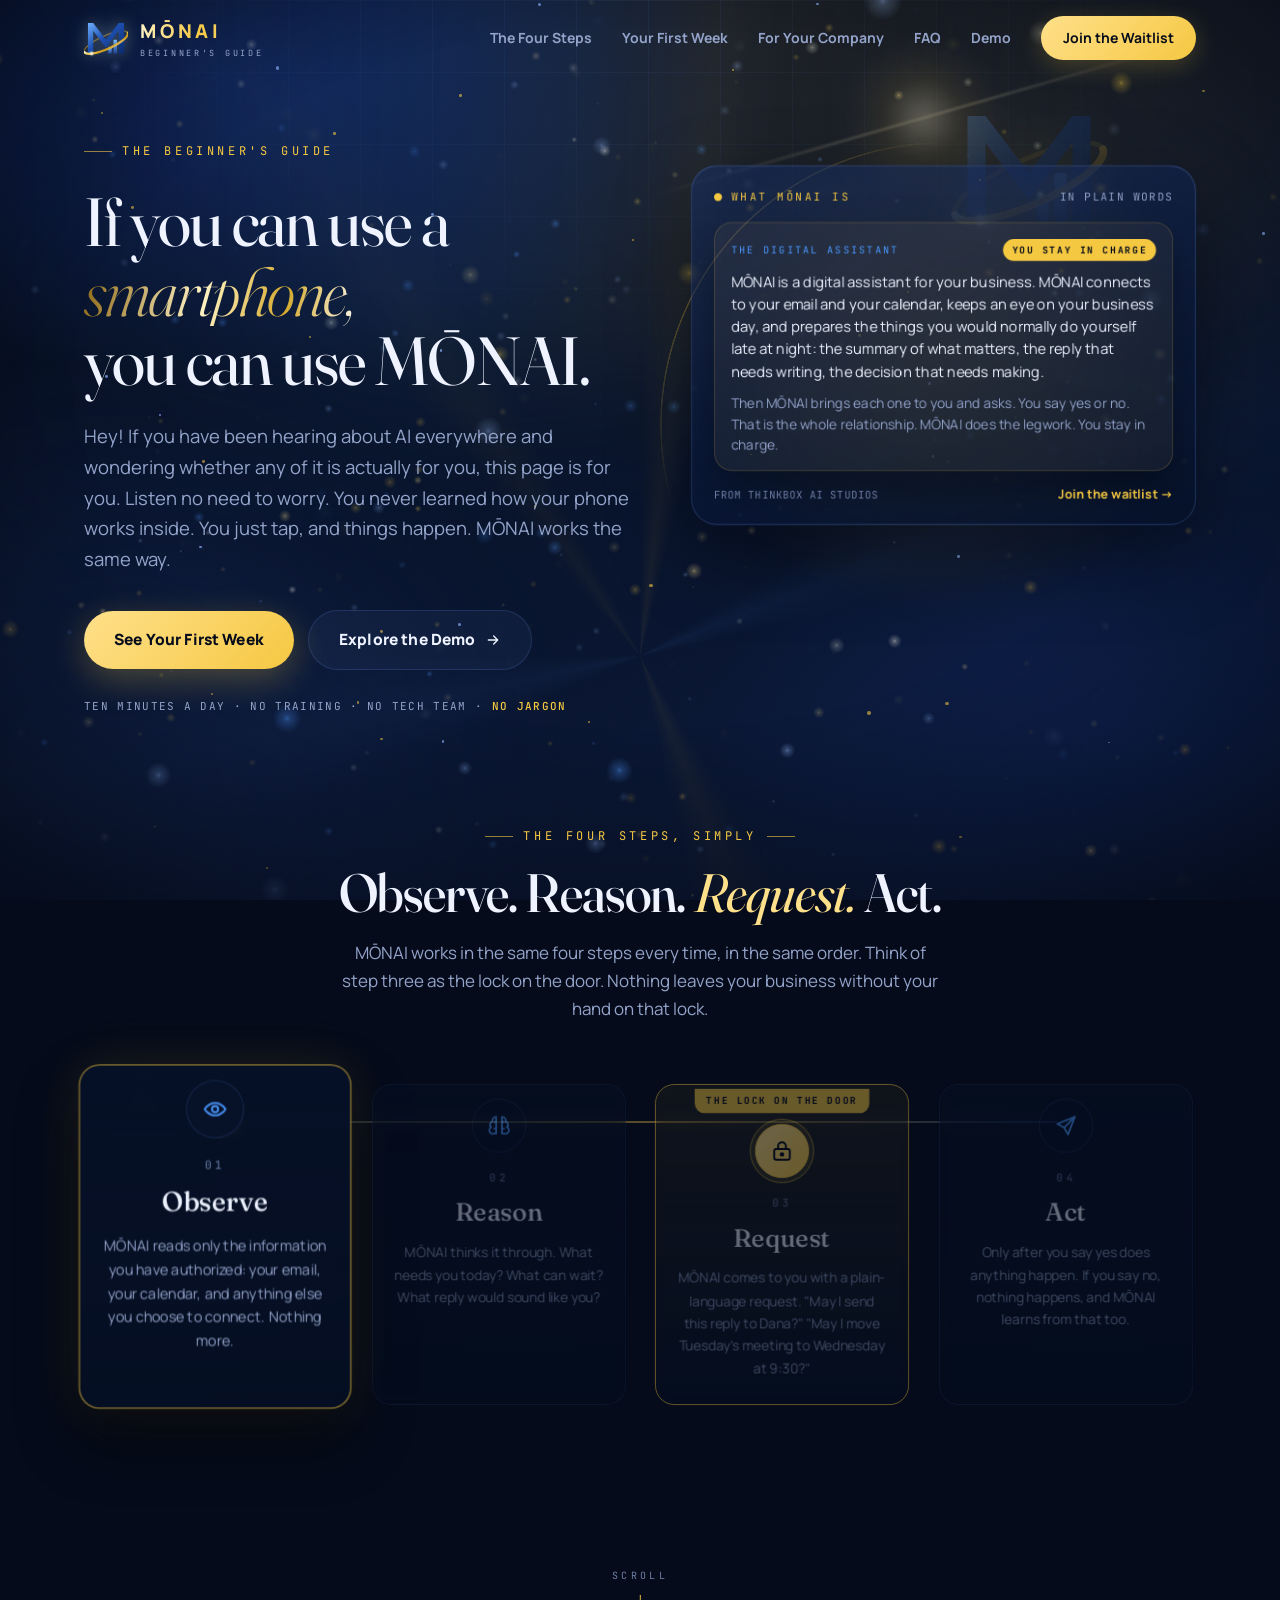
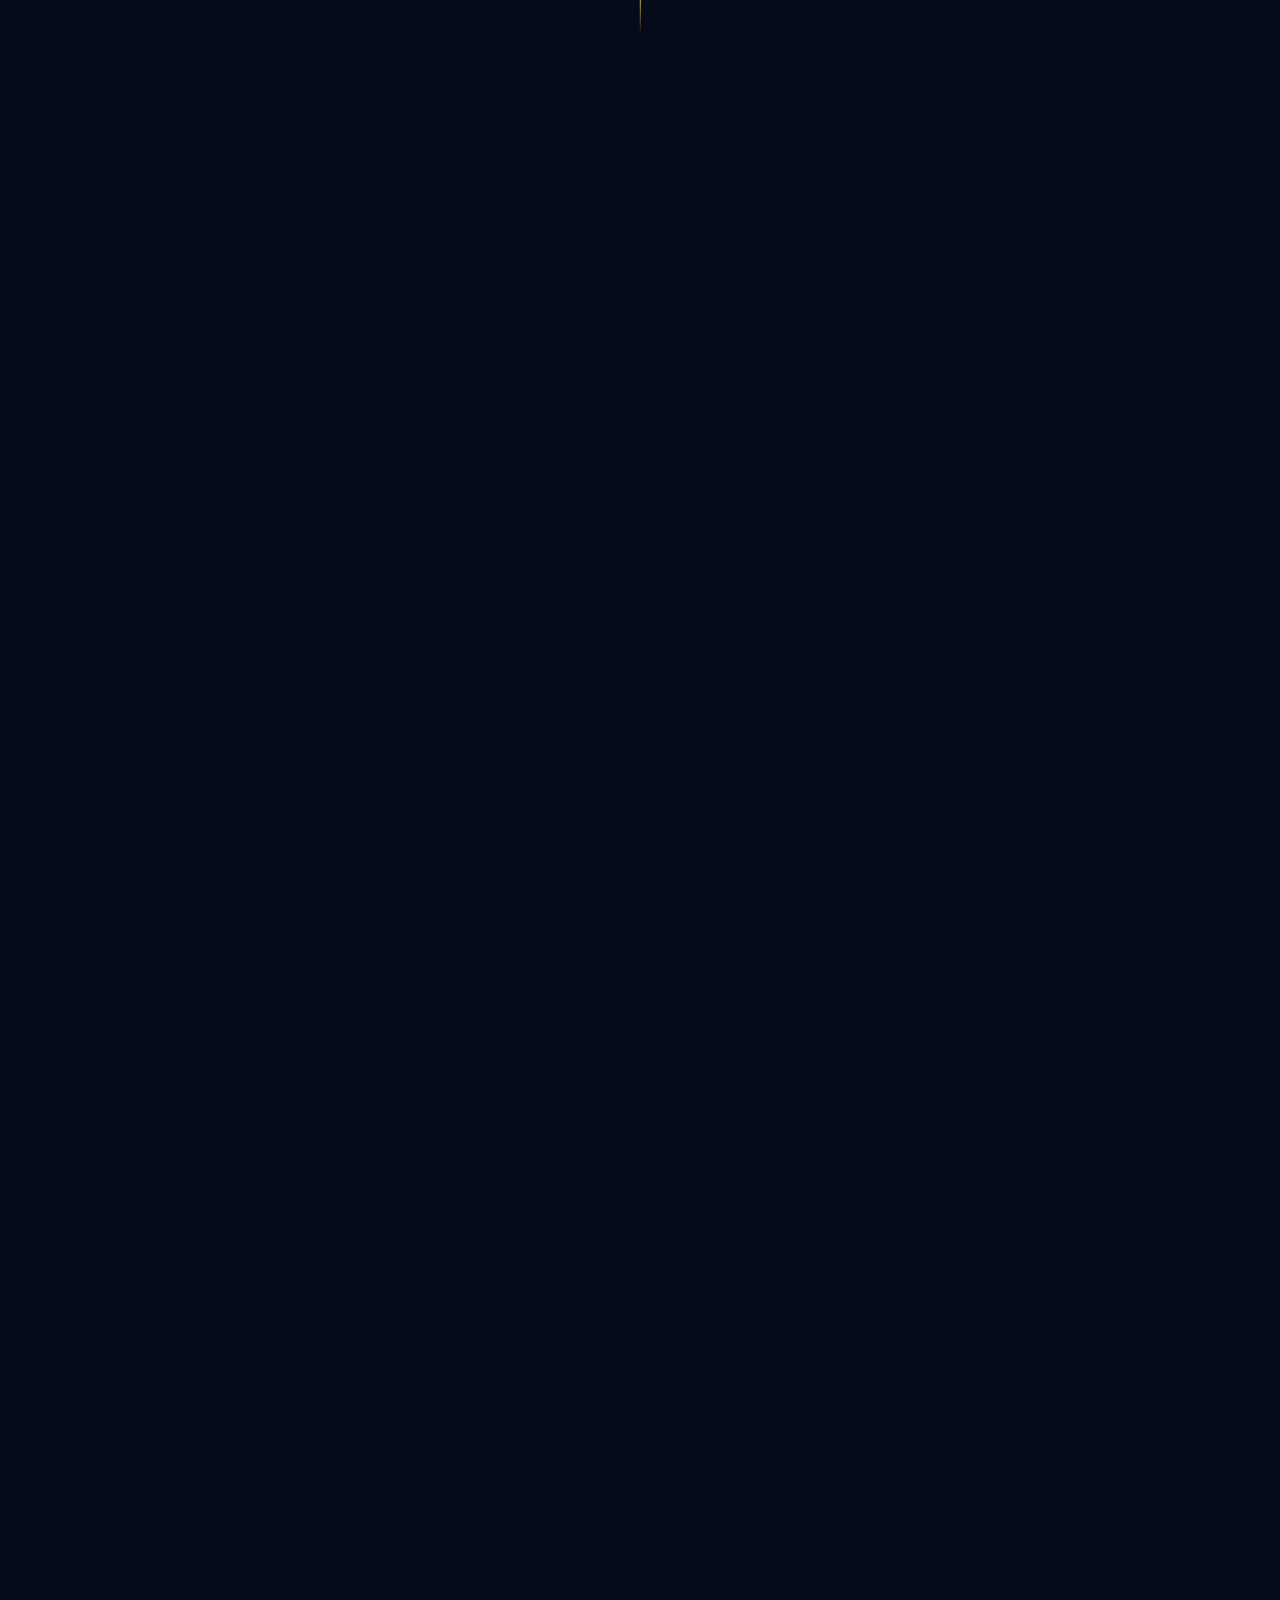
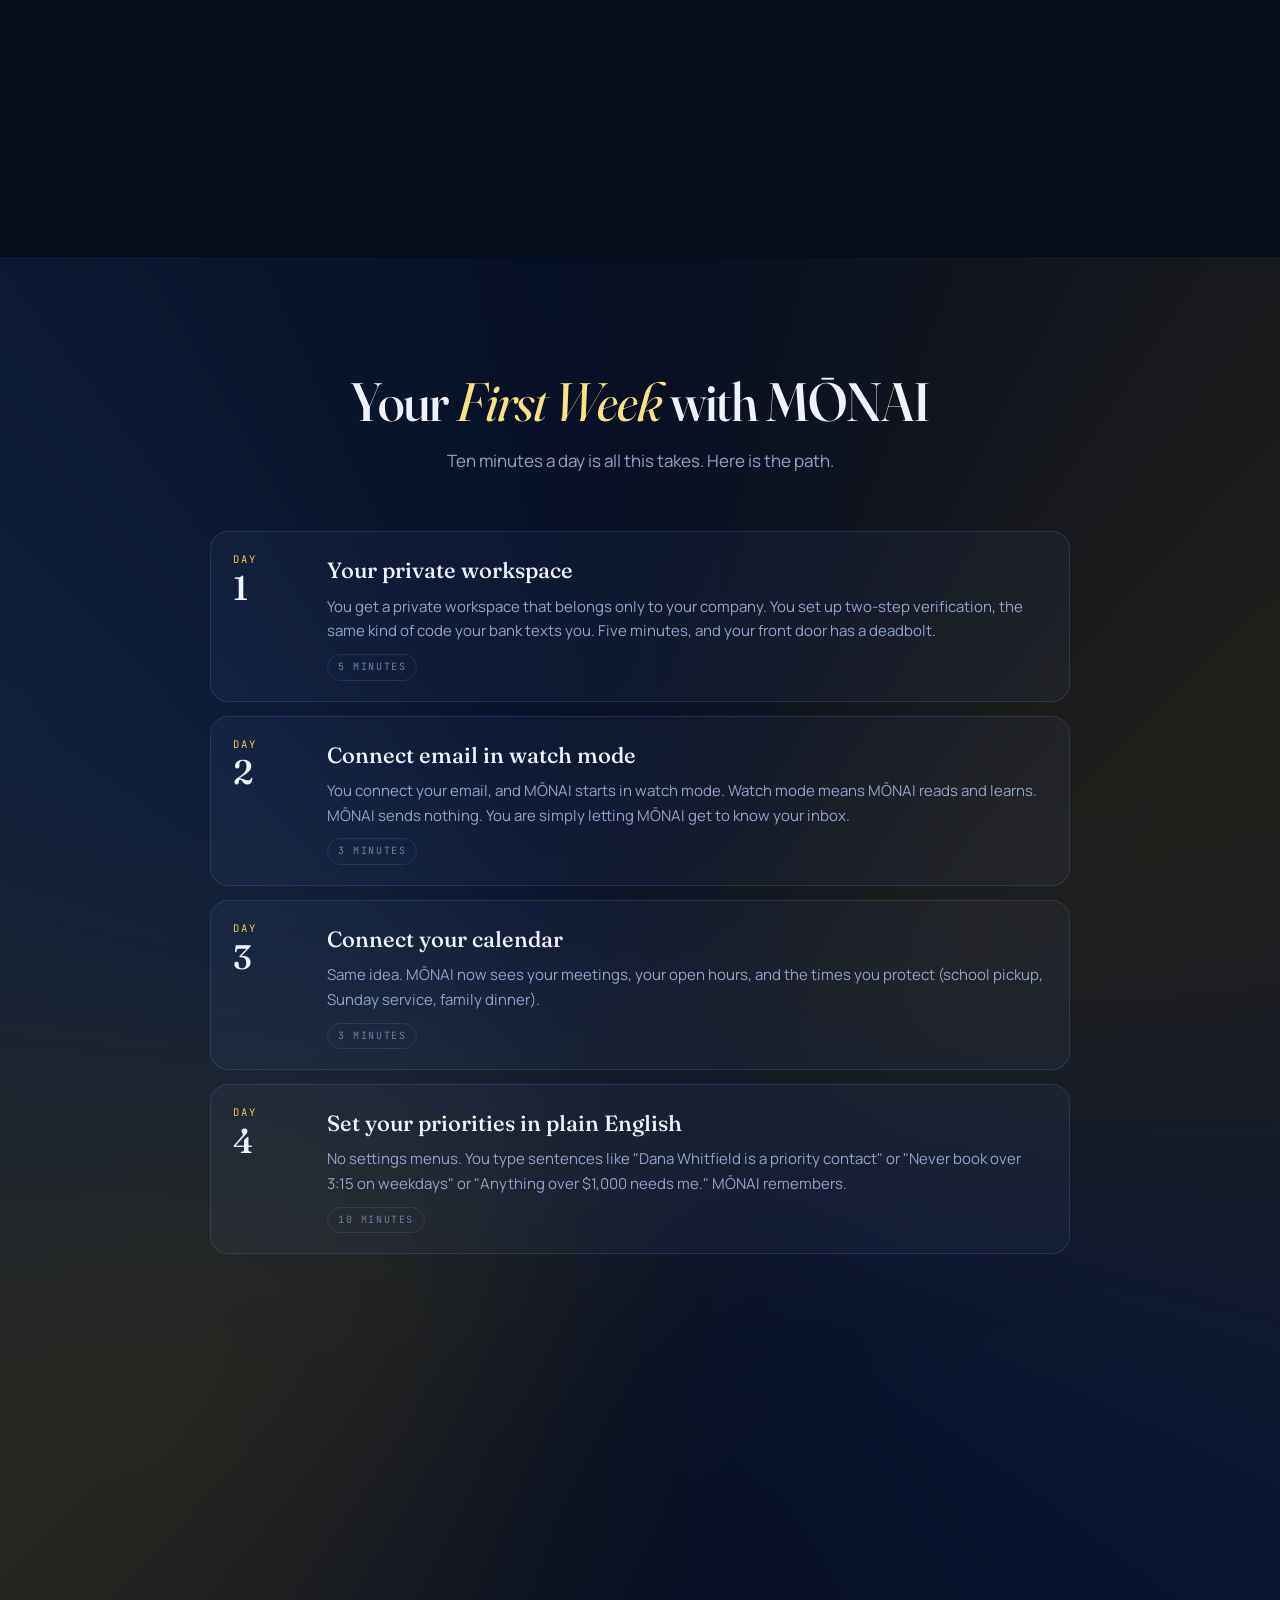
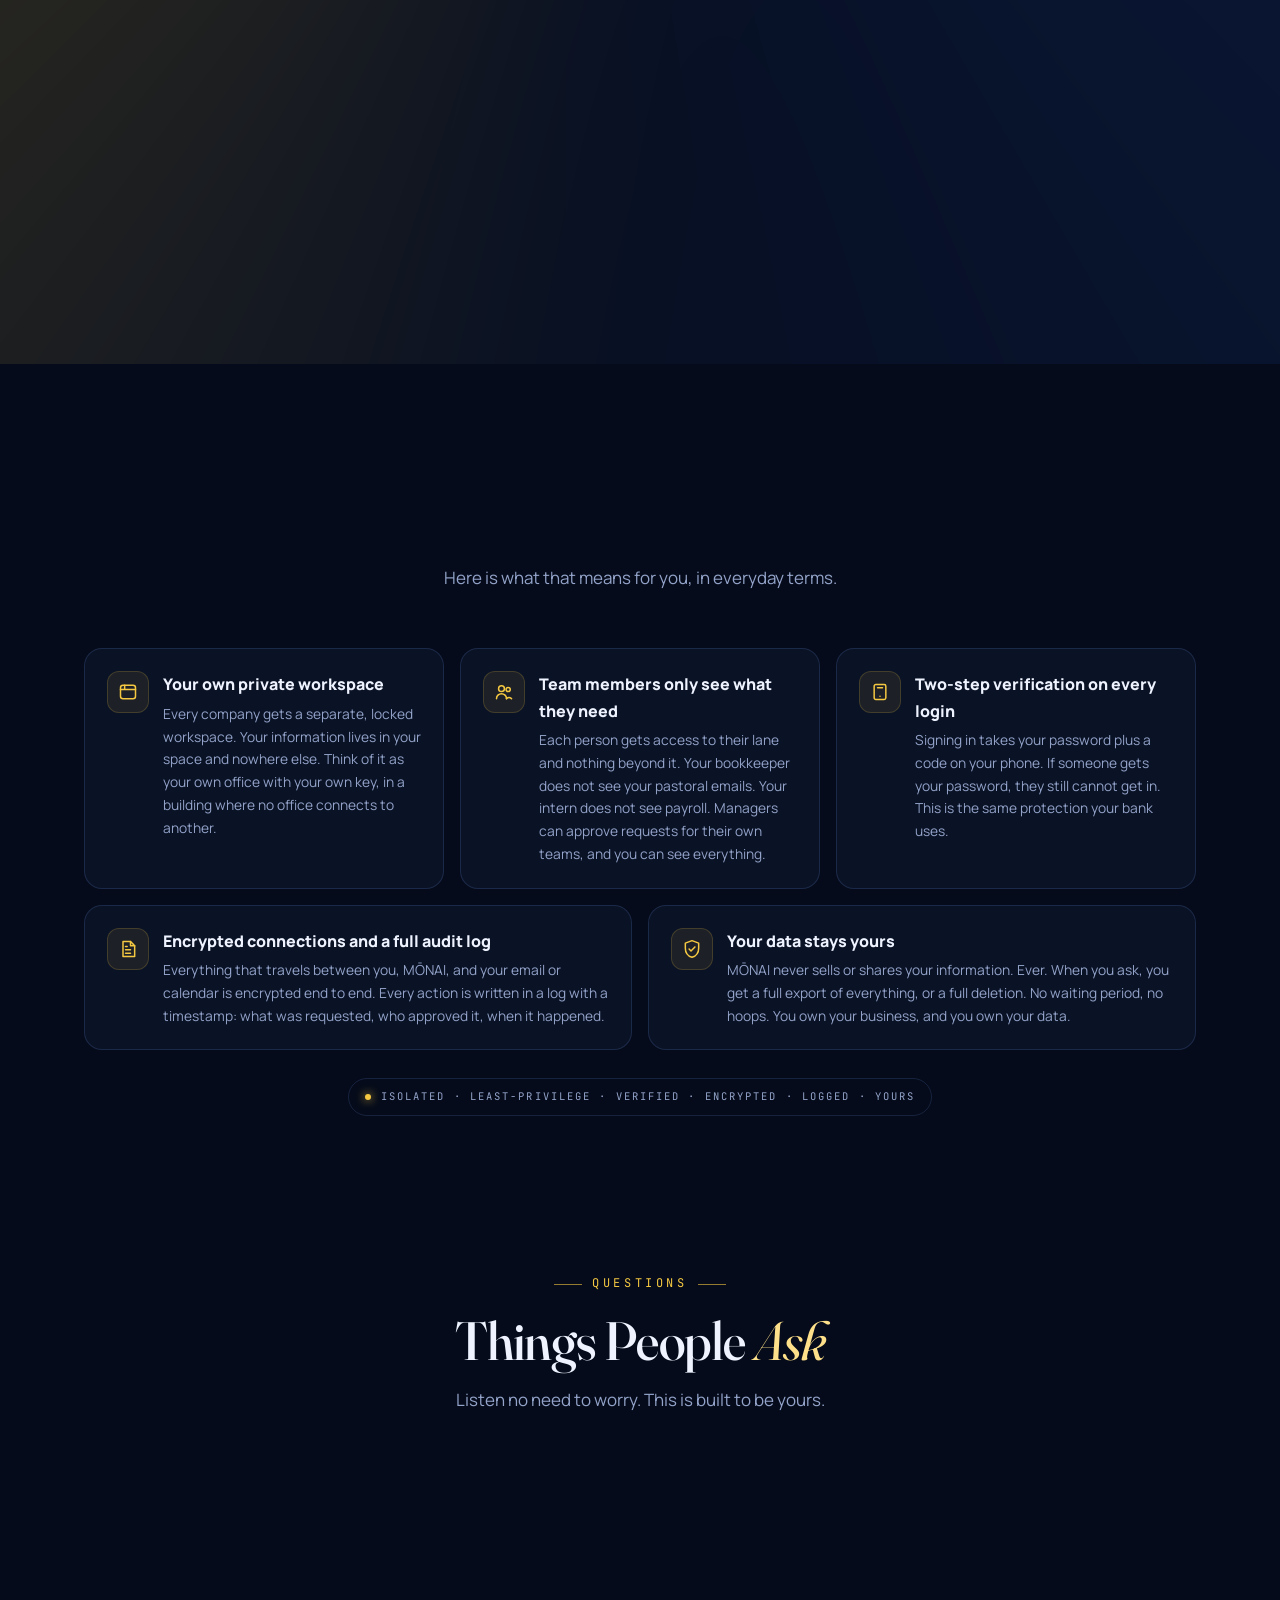
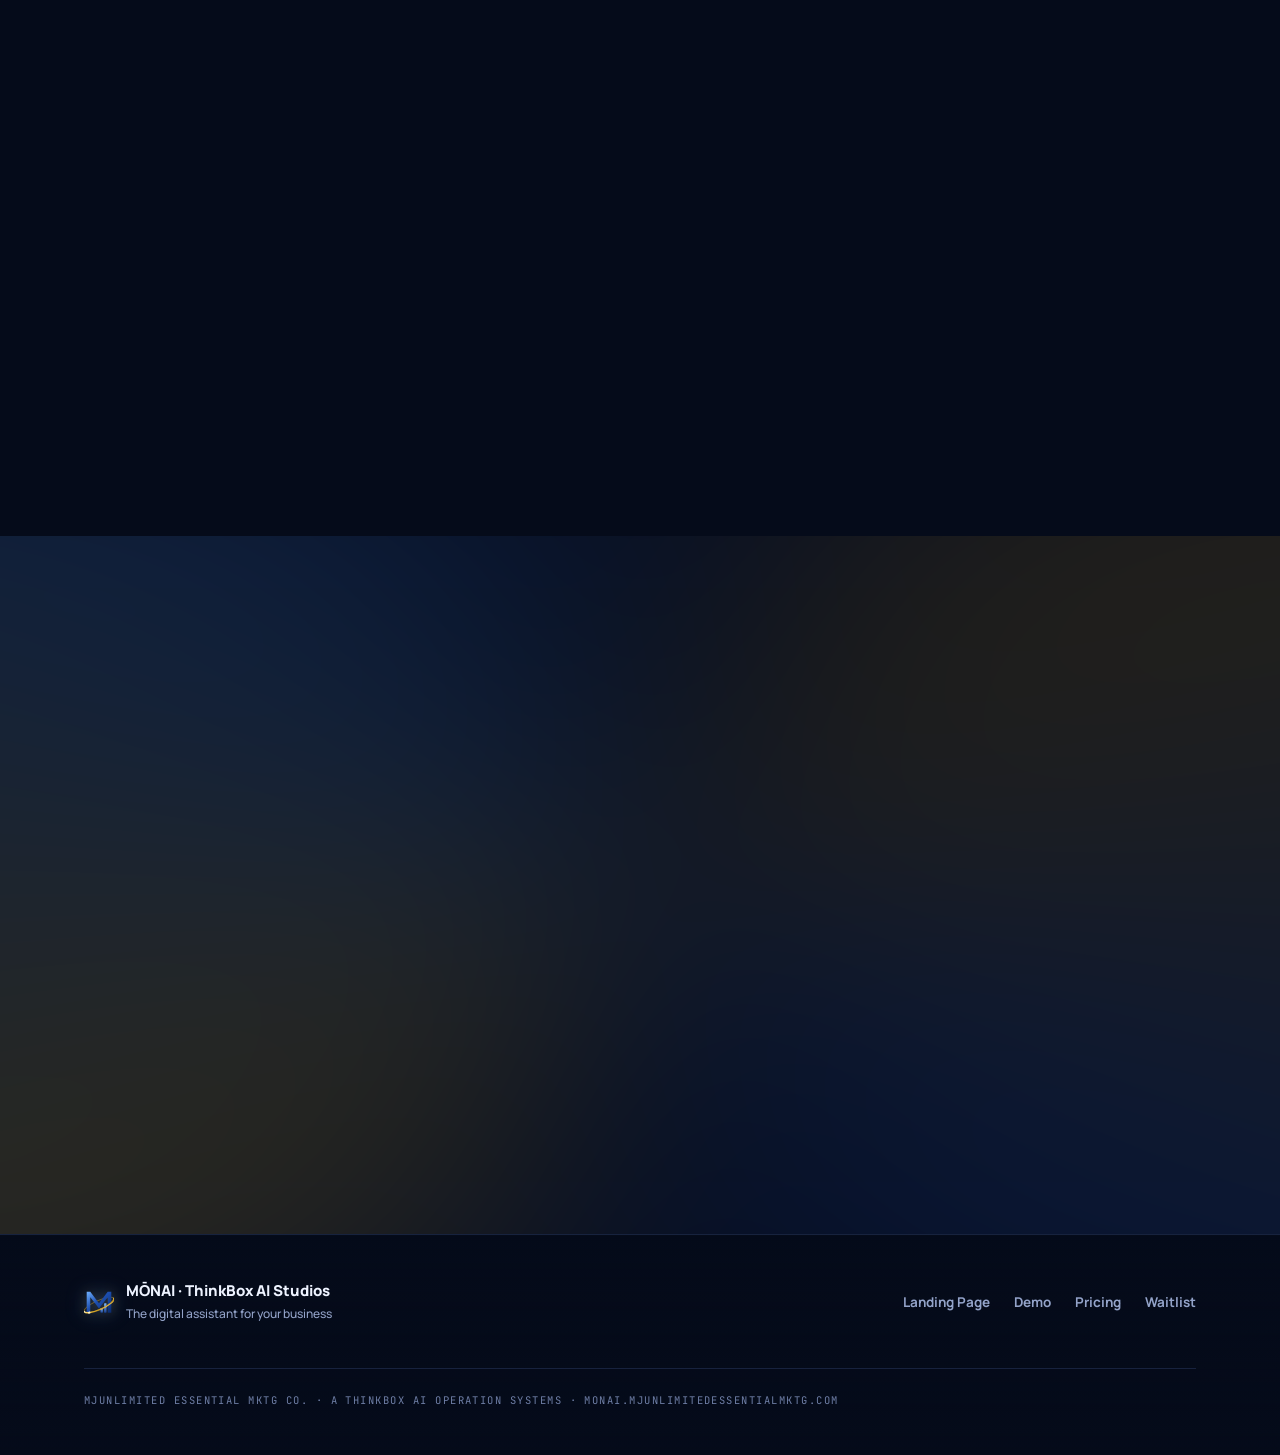
<file: guide/index.html>
<!DOCTYPE html>
<html lang="en">
<head>
  <meta charset="UTF-8" />
  <meta name="viewport" content="width=device-width, initial-scale=1.0" />
  <meta name="description" content="The beginner's guide to MŌNAI, the digital assistant from ThinkBox AI Studios. If you can use a smartphone, you can use MŌNAI. Your first week, step by step." />
  <meta name="theme-color" content="#050b1a" />
  <meta property="og:title" content="MŌNAI Guide | If you can use a smartphone, you can use MŌNAI" />
  <meta property="og:description" content="What MŌNAI is in plain words, the four steps, your first week day by day, and how MŌNAI keeps a company protected." />
  <meta property="og:type" content="website" />
  <meta property="og:url" content="https://monai.mjunlimitedessentialmktg.com/guide/" />
  <meta property="og:image" content="https://monai.mjunlimitedessentialmktg.com/monai-icon-512.png" />
  <title>MŌNAI Guide | Your First Week | ThinkBox AI Studios</title>
  <link rel="icon" type="image/png" sizes="32x32" href="/monai-icon-32.png" />
  <link rel="icon" type="image/png" sizes="64x64" href="/monai-icon-64.png" />
  <link rel="apple-touch-icon" sizes="180x180" href="/monai-icon-180.png" />
  <link rel="preconnect" href="https://fonts.googleapis.com" />
  <link rel="preconnect" href="https://fonts.gstatic.com" crossorigin />
  <link href="https://fonts.googleapis.com/css2?family=Fraunces:ital,opsz,wght@0,9..144,300..700;1,9..144,300..700&family=Manrope:wght@400..800&family=JetBrains+Mono:wght@400;500;600&display=swap" rel="stylesheet" />
    <style>
    :root {
      --bg: #050b1a;
      --bg2: #0d1b3d;
      --navy: #0e2358;
      --navy-deep: #071229;
      --ink: #eef3ff;
      --muted: #93a3c9;
      --muted-2: #6f7fa6;
      --gold: #f5c842;
      --gold-soft: #ffe08a;
      --gold-deep: #c9971c;
      --blue: #4c98ff;
      --line: rgba(245, 200, 66, 0.18);
      --line-blue: rgba(120, 160, 255, 0.16);
      --card: rgba(120, 160, 255, 0.05);
      --card-2: rgba(120, 160, 255, 0.09);
      --glass: rgba(7, 18, 41, 0.62);
      --serif: 'Fraunces', 'Iowan Old Style', 'Palatino Linotype', Georgia, serif;
      --sans: 'Manrope', 'Inter', system-ui, -apple-system, sans-serif;
      --mono: 'JetBrains Mono', ui-monospace, SFMono-Regular, Menlo, monospace;
      --radius: 22px;
      --ease: cubic-bezier(.22, 1, .36, 1);
    }
    @property --a { syntax: '<angle>'; inherits: false; initial-value: 0deg; }

    * { margin: 0; padding: 0; box-sizing: border-box; }
    html { scroll-behavior: smooth; -webkit-text-size-adjust: 100%; overflow-x: hidden; overflow-x: clip; }
    body {
      background: var(--bg);
      color: var(--ink);
      font-family: var(--sans);
      line-height: 1.65;
      overflow-x: clip;
      -webkit-font-smoothing: antialiased;
    }
    ::selection { background: var(--gold); color: #050b1a; }
    a { color: inherit; }
    button { font-family: inherit; }
    img, svg { display: block; }

    .wrap { max-width: 1160px; margin: 0 auto; padding: 0 24px; }
    @media (max-width: 560px) { .wrap { padding: 0 16px; } }

    /* ───────────────────────── background ───────────────────────── */
    .bg-fixed {
      position: fixed; inset: 0; z-index: 0; overflow: hidden; pointer-events: none;
      background:
        radial-gradient(ellipse 70% 55% at 18% 8%, rgba(14, 35, 88, 0.95), transparent 62%),
        radial-gradient(ellipse 55% 45% at 88% 82%, rgba(14, 35, 88, 0.7), transparent 60%),
        linear-gradient(160deg, #050b1a 0%, #071229 45%, #0d1b3d 100%);
    }
    .bg-grid {
      position: absolute; inset: 0;
      background-image:
        linear-gradient(rgba(120, 160, 255, 0.07) 1px, transparent 1px),
        linear-gradient(90deg, rgba(120, 160, 255, 0.07) 1px, transparent 1px);
      background-size: 72px 72px;
      -webkit-mask-image: radial-gradient(ellipse 75% 60% at 50% 0%, #000 0%, transparent 72%);
      mask-image: radial-gradient(ellipse 75% 60% at 50% 0%, #000 0%, transparent 72%);
    }
    .aurora {
      position: absolute; left: -20%; right: -20%; top: -30%; height: 70%;
      background: linear-gradient(100deg, transparent 20%, rgba(76, 152, 255, 0.10) 40%, rgba(245, 200, 66, 0.10) 55%, transparent 75%);
      filter: blur(70px); transform: rotate(-8deg);
      animation: auroraMove 18s ease-in-out infinite alternate;
    }
    @keyframes auroraMove { from { transform: rotate(-8deg) translateX(-6%); } to { transform: rotate(-6deg) translateX(6%); } }
    .orb { position: absolute; border-radius: 50%; filter: blur(110px); opacity: 0.55; }
    .orb-gold { width: 480px; height: 480px; background: rgba(245, 200, 66, 0.15); top: -160px; right: -120px; animation: drift1 22s ease-in-out infinite; }
    .orb-blue { width: 560px; height: 560px; background: rgba(70, 120, 255, 0.17); bottom: -180px; left: -160px; animation: drift2 26s ease-in-out infinite; }
    @keyframes drift1 { 0%,100% { transform: translate(0,0); } 50% { transform: translate(-40px, 50px); } }
    @keyframes drift2 { 0%,100% { transform: translate(0,0); } 50% { transform: translate(50px, -40px); } }
    .starfield { position: absolute; inset: 0; }
    .star {
      position: absolute; width: 3px; height: 3px; border-radius: 50%;
      background: rgba(245, 200, 66, 0.6); animation: twinkle 3.5s ease-in-out infinite;
    }
    .star.blue { background: rgba(140, 180, 255, 0.7); }
    @keyframes twinkle { 0%,100% { opacity: 0.12; transform: scale(.8); } 50% { opacity: 0.95; transform: scale(1.15); } }
    .meteor {
      position: absolute; width: 180px; height: 1px; top: 0; left: 0;
      background: linear-gradient(90deg, rgba(255, 224, 138, 0), rgba(255, 224, 138, 0.9));
      transform: rotate(28deg); opacity: 0; animation: meteor 1.6s ease-out forwards;
    }
    @keyframes meteor { 0% { opacity: 0; transform: rotate(28deg) translateX(0); } 12% { opacity: 1; } 100% { opacity: 0; transform: rotate(28deg) translateX(520px); } }
    .bg-noise {
      position: absolute; inset: 0; opacity: 0.045; mix-blend-mode: overlay;
      background-image: url("data:image/svg+xml;utf8,<svg xmlns='http://www.w3.org/2000/svg' width='160' height='160'><filter id='n'><feTurbulence type='fractalNoise' baseFrequency='0.9' numOctaves='2' stitchTiles='stitch'/></filter><rect width='100%25' height='100%25' filter='url(%23n)'/></svg>");
    }

    /* ───────────────────────── cinematic layer ───────────────────────── */
    #cosmos { position: absolute; inset: 0; width: 100%; height: 100%; display: block; }
    .rays {
      position: absolute; left: 50%; top: -48vh; width: 170vw; height: 170vw; max-width: 2400px; max-height: 2400px;
      transform: translateX(-50%); border-radius: 50%; pointer-events: none; opacity: .6;
      background: conic-gradient(from 0deg at 50% 50%,
        transparent 0deg, rgba(245,200,66,.11) 7deg, transparent 15deg,
        transparent 58deg, rgba(76,152,255,.10) 68deg, transparent 78deg,
        transparent 148deg, rgba(245,200,66,.09) 158deg, transparent 168deg,
        transparent 246deg, rgba(76,152,255,.09) 258deg, transparent 270deg,
        transparent 318deg, rgba(245,200,66,.07) 326deg, transparent 334deg, transparent 360deg);
      -webkit-mask: radial-gradient(circle at 50% 50%, #000 0%, rgba(0,0,0,.55) 28%, transparent 60%);
      mask: radial-gradient(circle at 50% 50%, #000 0%, rgba(0,0,0,.55) 28%, transparent 60%);
      animation: raysSpin 110s linear infinite;
    }
    @keyframes raysSpin { to { transform: translateX(-50%) rotate(360deg); } }
    .vignette { position: absolute; inset: 0; pointer-events: none; background: radial-gradient(ellipse 85% 75% at 50% 42%, transparent 52%, rgba(2, 6, 16, .8) 100%); }
    .flare { position: absolute; top: 13%; right: 6%; width: 560px; max-width: 70vw; height: 2px; pointer-events: none; transform: rotate(-16deg); opacity: .5;
      background: linear-gradient(90deg, transparent, rgba(255,240,190,.6), transparent); filter: blur(1px); animation: flarePulse 9s ease-in-out infinite; }
    .flare::after { content: ''; position: absolute; left: 50%; top: 50%; width: 160px; height: 160px; transform: translate(-50%,-50%); border-radius: 50%;
      background: radial-gradient(circle, rgba(255,240,190,.6), rgba(245,200,66,.14) 35%, transparent 70%); filter: blur(6px); }
    @keyframes flarePulse { 0%,100% { opacity: .3; } 50% { opacity: .75; } }

    /* cinematic intro */
    .intro { position: fixed; inset: 0; z-index: 200; background: #02060f; display: grid; place-items: center; transition: opacity .9s var(--ease), transform .9s var(--ease), visibility 0s .9s; }
    .intro .bar { position: absolute; left: 0; right: 0; height: 12vh; background: #000; }
    .intro .bar.top { top: 0; } .intro .bar.bottom { bottom: 0; }
    .intro-center { display: grid; justify-items: center; gap: 14px; transform: translateY(6px); }
    .intro-mark { width: min(38vw, 190px); height: min(38vw, 190px); animation: introMark 1.4s var(--ease) both; filter: drop-shadow(0 0 40px rgba(245,200,66,.35)) drop-shadow(0 0 30px rgba(76,152,255,.35)); }
    @keyframes introMark { 0% { opacity: 0; transform: scale(.55) rotateY(-70deg); filter: blur(12px); } 60% { opacity: 1; } 100% { opacity: 1; transform: scale(1) rotateY(0); filter: blur(0); } }
    .intro-word { font-family: var(--sans); font-weight: 800; font-size: clamp(30px, 7vw, 52px); letter-spacing: .28em; padding-left: .28em; line-height: 1.25; padding-top: 4px; }
    .intro-word span { display: inline-block; animation: introLetter .7s var(--ease) both; padding-top: 4px;
      background: linear-gradient(90deg, #fff3c4, var(--gold) 45%, var(--gold-soft)); -webkit-background-clip: text; background-clip: text; color: transparent; }
    @keyframes introLetter { from { opacity: 0; transform: translateY(18px) rotateX(-70deg); filter: blur(6px); } to { opacity: 1; transform: none; filter: blur(0); } }
    .intro-sub { font-family: var(--mono); font-size: 11px; letter-spacing: .4em; color: var(--muted); animation: introFade .8s .9s var(--ease) both; }
    .intro-sweep { position: absolute; inset: 0; pointer-events: none; background: linear-gradient(100deg, transparent 30%, rgba(255,240,190,.10) 50%, transparent 70%); transform: translateX(-100%); animation: introSweep 1.4s .5s var(--ease) both; }
    @keyframes introSweep { to { transform: translateX(100%); } }
    @keyframes introFade { from { opacity: 0; } to { opacity: 1; } }
    .intro.done { opacity: 0; transform: scale(1.12); visibility: hidden; pointer-events: none; }
    body.intro-on main { transform: scale(1.035); transform-origin: 50% 20%; }
    main { transition: transform 1.4s var(--ease); }

    /* 3D tilt + depth */
    .grid, .flow, .sec-grid, .hero-visual, .foot { perspective: 1200px; }
    .card, .step, .sec-item { transform-style: preserve-3d; }
    .card.in, .step.in, .sec-item.in { transform: rotateX(var(--rx, 0deg)) rotateY(var(--ry, 0deg)); }
    .card:hover { transform: translateY(-6px) rotateX(var(--rx, 0deg)) rotateY(var(--ry, 0deg)); }
    .step:hover { transform: translateY(-5px) rotateX(var(--rx, 0deg)) rotateY(var(--ry, 0deg)); }
    .sec-item:hover { transform: translateY(-4px) rotateX(var(--rx, 0deg)) rotateY(var(--ry, 0deg)); }
    .card > *, .step > * { transform: translateZ(18px); }
    .brief-float { animation: floaty 7s ease-in-out infinite; transform-style: preserve-3d; }
    .brief { animation: none; transform: rotateX(var(--rx, 0deg)) rotateY(var(--ry, 0deg)); transform-style: preserve-3d; transition: transform .25s ease-out, box-shadow .25s; will-change: transform; }
    .brief::after { content: ''; position: absolute; inset: 0; border-radius: inherit; pointer-events: none; opacity: 0; transition: opacity .3s;
      background: radial-gradient(360px circle at var(--gx, 50%) var(--gy, 50%), rgba(255,240,190,.16), transparent 55%); }
    .hero-visual:hover .brief::after { opacity: 1; }
    .brief-top, .brief-foot { transform: translateZ(26px); }
    .brief-stats { transform: translateZ(40px); }
    .brief-item { transform: translateZ(64px); box-shadow: 0 18px 40px rgba(0,0,0,.35); }
    .mark-coin { position: absolute; right: -4%; top: -14%; width: 74%; opacity: .2; pointer-events: none; perspective: 900px; }
    .mark-coin .mark { width: 100%; height: auto; animation: coin 28s linear infinite; transform-style: preserve-3d; filter: drop-shadow(0 0 30px rgba(245,200,66,.35)); }
    @keyframes coin { from { transform: rotateY(0deg); } to { transform: rotateY(360deg); } }
    .hero h1 { perspective: 700px; }
    .hero h1 .w { display: inline-block; animation: wordIn 1s var(--ease) both; transform-origin: 50% 100%; }
    .hero h1 .w:nth-child(1) { animation-delay: .15s; } .hero h1 .w:nth-child(2) { animation-delay: .3s; }
    .hero h1 .w:nth-child(4) { animation-delay: .45s; } .hero h1 .w:nth-child(5) { animation-delay: .6s; }
    @keyframes wordIn { from { opacity: 0; transform: translateY(46px) rotateX(-70deg); filter: blur(10px); } to { opacity: 1; transform: none; filter: blur(0); } }
    .hero-copy { transform: translateY(calc(var(--sy, 0) * -0.05px)); }
    .hero-visual { transform: translateY(calc(var(--sy, 0) * -0.12px)); }
    .reveal { filter: blur(8px); }
    .reveal.in { filter: blur(0); }
    .reveal { transition: opacity .9s var(--ease), transform .9s var(--ease), filter .9s var(--ease); }
    @media (prefers-reduced-motion: reduce) { .intro { display: none; } .hero h1 .w { animation: none; } .reveal { filter: none; } }

    /* gold chrome text + iridescent (ported mechanism, navy/gold palette) */
    .chrome {
      background: linear-gradient(100deg, #8a6512 0%, #fff3c4 18%, #d4a92c 30%, #ffffff 42%, #9a7414 55%, #ffe08a 68%, #d4a92c 80%, #fff8dc 92%, #8a6512 100%);
      background-size: 250% 100%; -webkit-background-clip: text; background-clip: text; color: transparent;
      animation: chrome 6s linear infinite; position: relative;
    }
    @keyframes chrome { to { background-position: -250% 0; } }
    .chrome::after {
      content: attr(data-text); position: absolute; inset: 0; pointer-events: none;
      background: linear-gradient(120deg, transparent 40%, rgba(255,255,255,.95) 50%, transparent 60%); background-size: 300% 100%;
      -webkit-background-clip: text; background-clip: text; color: transparent; animation: shine 4.5s ease-in-out infinite;
    }
    @keyframes shine { 0% { background-position: 150% 0; } 60%, 100% { background-position: -150% 0; } }
    .irid { background: linear-gradient(90deg, #cfe0ff, var(--gold-soft), var(--gold), #4c98ff, #cfe0ff); background-size: 300% 100%; -webkit-background-clip: text; background-clip: text; color: transparent; animation: irid 9s linear infinite; }
    @keyframes irid { to { background-position: 300% 0; } }

    /* band glow: blurred conic gradient turning behind a section */
    .band { position: relative; overflow: hidden; }
    .band-glow { position: absolute; inset: -25%; pointer-events: none; opacity: .16; will-change: transform;
      background: conic-gradient(from 180deg at 50% 50%, #0e2358, #f5c842, #4c98ff, #0e2358, #c9971c, #2b5cc7, #0e2358);
      filter: blur(120px); animation: spinBand 40s linear infinite; }
    @keyframes spinBand { to { transform: rotate(360deg); } }
    .band > .wrap { position: relative; }

    /* loader bar in the intro */
    .intro-bar { width: min(320px, 60vw); height: 1px; background: rgba(255,255,255,.12); margin-top: 22px; position: relative; overflow: hidden; }
    .intro-bar i { position: absolute; inset: 0; transform-origin: left; transform: scaleX(0); background: linear-gradient(90deg, #4c98ff, var(--gold-soft), var(--gold), #fff8dc); }
    .intro-pct { margin-top: 12px; font-family: var(--mono); font-size: 10.5px; letter-spacing: .3em; color: var(--muted-2); }

    /* pinned film: the ORRA section scrubs with scroll on desktop */
    .orra .stage { position: relative; }
    .orra-scene { display: none; position: absolute; inset: 0; width: 100%; height: 100%; pointer-events: none; }
    .orra.pinned { height: 300vh; padding: 0; }
    .orra.pinned .stage { position: sticky; top: 0; height: 100vh; display: flex; align-items: center; overflow: hidden; }
    .orra.pinned .stage > .wrap { width: 100%; position: relative; }
    .orra.pinned .orra-scene { display: block; }
    .orra.pinned .packet { animation: none; transition: left .15s linear; }
    .orra.pinned .step { transition: transform .5s var(--ease), border-color .5s, opacity .5s, box-shadow .5s; }
    .orra.pinned .step.dim { opacity: .42; transform: scale(.97); }
    .orra.pinned .step.active { opacity: 1; transform: translateY(-8px) scale(1.04); border-color: rgba(245,200,66,.7); box-shadow: 0 30px 60px rgba(0,0,0,.45), 0 0 50px rgba(245,200,66,.12); }
    .orra.pinned .step.gate.approved .node { box-shadow: 0 0 0 10px rgba(245,200,66,.18), 0 0 60px rgba(245,200,66,.55); }
    .orra.pinned .orra-note { opacity: 0; transform: translateY(20px); transition: opacity .5s, transform .5s var(--ease); }
    .orra.pinned .orra-note.show { opacity: 1; transform: none; }
    .film-hint { display: none; position: absolute; left: 50%; bottom: 22px; transform: translateX(-50%); font-family: var(--mono); font-size: 10px; letter-spacing: .34em; color: var(--muted-2); text-transform: uppercase; }
    .film-hint::after { content: ''; display: block; width: 1px; height: 40px; margin: 10px auto 0; background: linear-gradient(180deg, var(--gold), transparent); animation: drop 2s ease-in-out infinite; }
    @keyframes drop { 50% { transform: translateY(8px); opacity: .3; } }
    .orra.pinned .film-hint { display: block; }
    .orra.pinned .film-hint.hide { opacity: 0; transition: opacity .4s; }

    /* pricing */
    .pricing { padding: 80px 0; }
    .plans { display: grid; grid-template-columns: repeat(3, 1fr); gap: 18px; align-items: stretch; }
    .plan { position: relative; display: flex; flex-direction: column; padding: 30px 26px; border-radius: var(--radius); border: 1px solid var(--line-blue); background: var(--card); transition: border-color .3s, transform .3s var(--ease), box-shadow .3s; }
    .plan:hover { border-color: rgba(245,200,66,.5); transform: translateY(-6px); box-shadow: 0 24px 50px rgba(0,0,0,.4); }
    .plan.founding { border-color: var(--gold); background: linear-gradient(180deg, rgba(245,200,66,.12), rgba(7,18,41,.6)); box-shadow: 0 0 50px rgba(245,200,66,.12); }
    .plan .ribbon { position: absolute; top: -12px; left: 24px; font-family: var(--mono); font-size: 9.5px; letter-spacing: .18em; font-weight: 700; color: #050b1a; background: var(--gold); padding: 5px 12px; border-radius: 999px; }
    .plan .pname { font-family: var(--mono); font-size: 11px; letter-spacing: .2em; color: var(--muted); }
    .plan .price { font-family: var(--serif); font-size: 52px; font-weight: 500; line-height: 1; margin-top: 12px; color: var(--ink); font-variation-settings: 'opsz' 144; }
    .plan .price small { font-family: var(--sans); font-size: 14px; color: var(--muted); font-weight: 600; }
    .plan .lock { display: inline-block; margin-top: 10px; font-family: var(--mono); font-size: 10px; letter-spacing: .16em; color: var(--gold); }
    .plan .who { color: var(--muted); font-size: 14.5px; margin-top: 14px; }
    .plan ul { list-style: none; margin: 18px 0 24px; display: grid; gap: 9px; }
    .plan li { font-size: 14px; display: flex; gap: 10px; align-items: flex-start; }
    .plan li::before { content: '\2713'; color: var(--gold); font-weight: 800; flex: 0 0 auto; }
    .plan .btn { margin-top: auto; justify-content: center; }
    .setup { max-width: 860px; margin: 22px auto 0; display: flex; gap: 18px; align-items: center; justify-content: space-between; flex-wrap: wrap; padding: 20px 24px; border-radius: 18px; border: 1px solid var(--line); background: rgba(245,200,66,.05); }
    .setup b { font-family: var(--serif); font-size: 22px; font-weight: 500; }
    .setup span { color: var(--muted); font-size: 14.5px; }
    .setup .amt { font-family: var(--serif); font-size: 30px; color: var(--gold); white-space: nowrap; }
    .price-note { text-align: center; color: var(--muted); font-size: 14px; margin-top: 22px; }
    @media (max-width: 900px) { .plans { grid-template-columns: 1fr; max-width: 480px; margin: 0 auto; } }

    /* faq */
    .faqs { padding: 20px 0 80px; }
    .faq { max-width: 820px; margin: 0 auto; display: grid; gap: 10px; }
    .faq details { border: 1px solid var(--line-blue); border-radius: 16px; background: var(--card); transition: border-color .3s; }
    .faq details[open], .faq details:hover { border-color: rgba(245,200,66,.5); }
    .faq summary { list-style: none; cursor: pointer; padding: 18px 22px; font-weight: 800; font-size: 16px; display: flex; justify-content: space-between; align-items: center; gap: 16px; }
    .faq summary::-webkit-details-marker { display: none; }
    .faq summary::after { content: '+'; font-family: var(--serif); font-size: 26px; color: var(--gold); line-height: 1; transition: transform .3s var(--ease); flex: 0 0 auto; }
    .faq details[open] summary::after { transform: rotate(45deg); }
    .faq .ans { padding: 0 22px 20px; color: var(--muted); font-size: 15px; line-height: 1.65; }
    .faq-more { text-align: center; margin-top: 26px; }
    .faq-more a { color: var(--gold); font-weight: 700; text-decoration: none; }
    .faq-more a:hover { text-decoration: underline; }

    /* scroll progress */
    .progress { position: fixed; top: 0; left: 0; height: 2px; width: 0; z-index: 60; background: linear-gradient(90deg, var(--gold-soft), var(--gold)); box-shadow: 0 0 12px rgba(245,200,66,.6); }

    header, main, section, footer { position: relative; z-index: 1; }
    section[id] { scroll-margin-top: 84px; }

    /* ───────────────────────── logo ───────────────────────── */
    .mark { width: 44px; height: 44px; overflow: visible; filter: drop-shadow(0 0 10px rgba(76,152,255,.35)) drop-shadow(0 0 6px rgba(245,200,66,.18)); }
    .lockup { display: inline-flex; align-items: center; gap: 12px; text-decoration: none; }
    .wordmark { display: flex; flex-direction: column; line-height: 1; }
    .wordmark .wm {
      font-family: var(--sans); font-weight: 800; font-size: 19px; letter-spacing: 0.2em; line-height: 1.25; padding-top: 2px;
      background: linear-gradient(90deg, #fff3c4, var(--gold) 45%, var(--gold-soft));
      -webkit-background-clip: text; background-clip: text; color: transparent;
    }
    .wordmark .wm-sub { font-family: var(--mono); font-size: 8.5px; letter-spacing: 0.32em; color: var(--muted); margin-top: 5px; text-transform: uppercase; }

    /* ───────────────────────── nav ───────────────────────── */
    header { position: sticky; top: 0; z-index: 50; transition: background .3s, border-color .3s, backdrop-filter .3s; border-bottom: 1px solid transparent; }
    header.scrolled { background: rgba(5, 11, 26, 0.72); backdrop-filter: blur(14px); -webkit-backdrop-filter: blur(14px); border-bottom-color: var(--line-blue); }
    nav { display: flex; align-items: center; justify-content: space-between; padding: 16px 0; }
    .nav-links { display: flex; align-items: center; gap: 30px; }
    .nav-links a { color: var(--muted); text-decoration: none; font-size: 14px; font-weight: 700; transition: color .2s; position: relative; }
    .nav-links a:not(.nav-cta)::after { content: ''; position: absolute; left: 0; right: 100%; bottom: -5px; height: 1px; background: var(--gold); transition: right .3s var(--ease); }
    .nav-links a:not(.nav-cta):hover { color: var(--ink); }
    .nav-links a:not(.nav-cta):hover::after { right: 0; }
    .nav-cta {
      color: #050b1a !important; background: linear-gradient(135deg, var(--gold-soft), var(--gold));
      padding: 10px 22px; border-radius: 999px; font-weight: 800;
      box-shadow: 0 6px 24px rgba(245,200,66,0.22);
      transition: transform .2s, box-shadow .2s;
    }
    .nav-cta:hover { transform: translateY(-2px); box-shadow: 0 10px 30px rgba(245,200,66,0.32); }
    .burger { display: none; width: 44px; height: 44px; border: 1px solid var(--line-blue); background: var(--card); border-radius: 12px; cursor: pointer; align-items: center; justify-content: center; flex-direction: column; gap: 5px; }
    .burger span { width: 18px; height: 2px; background: var(--ink); border-radius: 2px; transition: transform .3s, opacity .3s; }
    .menu-open .burger span:nth-child(1) { transform: translateY(7px) rotate(45deg); }
    .menu-open .burger span:nth-child(2) { opacity: 0; }
    .menu-open .burger span:nth-child(3) { transform: translateY(-7px) rotate(-45deg); }
    .mobile-menu {
      display: none; position: fixed; inset: 0; z-index: 40; background: rgba(5, 11, 26, 0.94); backdrop-filter: blur(16px);
      padding: 110px 28px 40px; flex-direction: column; gap: 6px;
    }
    .menu-open .mobile-menu { display: flex; }
    .mobile-menu a { text-decoration: none; color: var(--ink); font-family: var(--serif); font-size: 34px; font-weight: 500; padding: 14px 0; border-bottom: 1px solid var(--line-blue); }
    .mobile-menu a.mm-cta { margin-top: 22px; border: none; text-align: center; background: linear-gradient(135deg, var(--gold-soft), var(--gold)); color: #050b1a; border-radius: 999px; font-family: var(--sans); font-weight: 800; font-size: 17px; padding: 16px; }
    @media (max-width: 820px) { .nav-links { display: none; } .burger { display: flex; } }
    body.menu-open { overflow: hidden; }

    /* ───────────────────────── reveal ───────────────────────── */
    .reveal { opacity: 0; transform: translateY(28px); transition: opacity .9s var(--ease), transform .9s var(--ease); }
    .reveal.in { opacity: 1; transform: translateY(0); }
    .reveal-delay-1.in { transition-delay: .1s; }
    .reveal-delay-2.in { transition-delay: .22s; }
    .reveal-delay-3.in { transition-delay: .34s; }
    .reveal-delay-4.in { transition-delay: .46s; }

    /* ───────────────────────── typography ───────────────────────── */
    .kicker {
      font-family: var(--mono); font-size: 12px; letter-spacing: 0.3em;
      color: var(--gold); text-transform: uppercase;
      display: inline-flex; align-items: center; gap: 10px;
    }
    .kicker::before { content: ''; width: 28px; height: 1px; background: var(--gold); opacity: .6; }
    .kicker.center::after { content: ''; width: 28px; height: 1px; background: var(--gold); opacity: .6; }
    h2 {
      font-family: var(--serif); font-weight: 500; font-size: clamp(34px, 5vw, 54px);
      letter-spacing: -0.015em; line-height: 1.08; font-variation-settings: 'opsz' 144;
    }
    h2 em { font-style: italic; color: var(--gold-soft); font-weight: 400; }
    .sec-head { text-align: center; max-width: 720px; margin: 0 auto 56px; }
    .sec-head .kicker { margin-bottom: 18px; }
    .h-sub { color: var(--muted); font-size: 17px; margin: 16px auto 0; max-width: 600px; }

    /* ───────────────────────── hero ───────────────────────── */
    .hero { padding: 56px 0 40px; }
    .hero-grid { display: grid; grid-template-columns: 1.05fr 0.95fr; gap: 48px; align-items: center; }
    .hero-copy .kicker { margin-bottom: 26px; }
    .hero h1 {
      font-family: var(--serif); font-weight: 400; letter-spacing: -0.02em; line-height: 1.02;
      font-size: clamp(46px, 7vw, 86px); font-variation-settings: 'opsz' 144;
    }
    .hero h1 .ai { font-weight: 600; }
    .hero h1 .ex { font-style: italic; font-weight: 300; padding-right: .06em; }
    @keyframes shimmer { to { background-position: 200% center; } }
    .hero p.lede { max-width: 560px; margin: 26px 0 0; color: var(--muted); font-size: 18.5px; }
    .hero-ctas { display: flex; gap: 14px; margin-top: 36px; flex-wrap: wrap; align-items: center; }
    .btn {
      display: inline-flex; align-items: center; gap: 10px; padding: 16px 30px; border-radius: 999px;
      font-weight: 800; font-size: 15.5px; text-decoration: none; transition: transform .2s var(--ease), box-shadow .25s;
      position: relative; cursor: pointer; border: none; letter-spacing: .01em;
    }
    .btn:hover { transform: translateY(-3px); }
    .btn-gold { background: linear-gradient(135deg, var(--gold-soft), var(--gold)); color: #050b1a; box-shadow: 0 10px 34px rgba(245, 200, 66, 0.28); overflow: hidden; }
    .btn-gold::after { content: ''; position: absolute; top: 0; left: -80%; width: 50%; height: 100%; background: linear-gradient(100deg, transparent, rgba(255,255,255,.55), transparent); transform: skewX(-20deg); transition: left .6s var(--ease); }
    .btn-gold:hover::after { left: 130%; }
    .btn-gold:hover { box-shadow: 0 14px 40px rgba(245, 200, 66, 0.42); }
    .btn-ghost { border: 1px solid var(--line-blue); color: var(--ink); background: rgba(120,160,255,0.06); backdrop-filter: blur(6px); }
    .btn-ghost:hover { border-color: var(--gold); background: rgba(245,200,66,0.06); }
    .btn svg { width: 16px; height: 16px; }
    .hero-note { font-family: var(--mono); font-size: 11px; color: var(--muted); margin-top: 26px; letter-spacing: 0.12em; line-height: 1.9; }
    .hero-note b { color: var(--gold); font-weight: 500; }

    /* hero visual: brief card */
    .hero-visual { position: relative; min-height: 520px; }
    .halo {
      position: absolute; inset: -10% -6%; border-radius: 50%; pointer-events: none;
      background: radial-gradient(circle at 50% 40%, rgba(245,200,66,.14), transparent 55%);
      filter: blur(20px);
    }
    .ring {
      position: absolute; width: 112%; aspect-ratio: 1; left: 50%; top: 50%; transform: translate(-50%, -50%);
      border-radius: 50%; pointer-events: none;
      background: conic-gradient(from var(--a), transparent 0 70%, rgba(245,200,66,.5) 86%, transparent 100%);
      -webkit-mask: radial-gradient(circle closest-side, transparent calc(100% - 2px), #000 calc(100% - 1.5px), #000 100%, transparent 100%);
      mask: radial-gradient(circle closest-side, transparent calc(100% - 2px), #000 calc(100% - 1.5px), #000 100%, transparent 100%);
      animation: spin 9s linear infinite; opacity: .8;
    }
    @keyframes spin { to { --a: 360deg; } }
    .brief {
      position: relative; border-radius: 26px; padding: 22px 22px 18px;
      background: linear-gradient(165deg, rgba(20, 44, 100, 0.55), rgba(7, 18, 41, 0.85));
      border: 1px solid rgba(120, 160, 255, 0.22);
      box-shadow: 0 30px 80px rgba(0,0,0,.45), inset 0 1px 0 rgba(255,255,255,.06);
      backdrop-filter: blur(16px); -webkit-backdrop-filter: blur(16px);
      animation: floaty 7s ease-in-out infinite;
    }
    @keyframes floaty { 0%,100% { transform: translateY(0); } 50% { transform: translateY(-9px); } }
    .brief-top { display: flex; align-items: center; justify-content: space-between; gap: 12px; }
    .brief-title { font-family: var(--mono); font-size: 11px; letter-spacing: .2em; color: var(--gold); display: flex; align-items: center; gap: 9px; }
    .live-dot { width: 8px; height: 8px; border-radius: 50%; background: var(--gold); box-shadow: 0 0 0 0 rgba(245,200,66,.6); animation: ping 2s infinite; }
    @keyframes ping { 0% { box-shadow: 0 0 0 0 rgba(245,200,66,.6); } 100% { box-shadow: 0 0 0 10px rgba(245,200,66,0); } }
    .brief-time { font-family: var(--mono); font-size: 11px; color: var(--muted); letter-spacing: .1em; }
    .brief-stats { display: grid; grid-template-columns: repeat(3, 1fr); gap: 8px; margin-top: 16px; }
    .bs { border: 1px solid var(--line-blue); background: rgba(5, 11, 26, 0.45); border-radius: 14px; padding: 10px 12px; }
    .bs b { display: block; font-family: var(--serif); font-size: 26px; line-height: 1; font-weight: 500; color: var(--ink); }
    .bs span { font-size: 11.5px; color: var(--muted); letter-spacing: .02em; }
    .brief-item { margin-top: 14px; border-radius: 18px; border: 1px solid var(--line); background: rgba(245, 200, 66, 0.05); padding: 16px 16px 14px; position: relative; overflow: hidden; }
    .brief-item.swap { animation: swapIn .5s var(--ease); }
    @keyframes swapIn { from { opacity: 0; transform: translateY(10px); } to { opacity: 1; transform: none; } }
    .bi-head { display: flex; justify-content: space-between; align-items: center; gap: 10px; flex-wrap: wrap; }
    .bi-type { font-family: var(--mono); font-size: 10px; letter-spacing: .2em; color: var(--blue); }
    .bi-gate { font-family: var(--mono); font-size: 9.5px; letter-spacing: .16em; color: #050b1a; background: var(--gold); padding: 3px 9px; border-radius: 999px; font-weight: 700; }
    .bi-subject { font-weight: 800; font-size: 15px; margin-top: 10px; }
    .bi-body { font-size: 13.5px; color: var(--muted); margin-top: 6px; line-height: 1.55; }
    .bi-actions { display: flex; gap: 8px; margin-top: 14px; }
    .bi-approve, .bi-edit { border-radius: 999px; padding: 9px 16px; font-size: 13px; font-weight: 800; cursor: pointer; transition: transform .15s, box-shadow .2s; }
    .bi-approve { background: linear-gradient(135deg, var(--gold-soft), var(--gold)); color: #050b1a; border: none; box-shadow: 0 6px 18px rgba(245,200,66,.25); }
    .bi-approve:hover { transform: translateY(-2px); box-shadow: 0 10px 24px rgba(245,200,66,.38); }
    .bi-edit { background: transparent; border: 1px solid var(--line-blue); color: var(--ink); }
    .bi-edit:hover { border-color: var(--gold); }
    .bi-done { position: absolute; inset: 0; display: flex; align-items: center; justify-content: center; gap: 10px; font-weight: 800; font-size: 14px; color: var(--gold); background: rgba(7, 18, 41, 0.92); opacity: 0; pointer-events: none; transition: opacity .3s; }
    .bi-done .chk { width: 26px; height: 26px; border-radius: 50%; background: var(--gold); color: #050b1a; display: inline-flex; align-items: center; justify-content: center; font-size: 15px; }
    .brief-item.done .bi-done { opacity: 1; }
    .brief-foot { display: flex; justify-content: space-between; align-items: center; gap: 12px; margin-top: 14px; font-size: 12.5px; color: var(--muted); flex-wrap: wrap; }
    .brief-foot a { color: var(--gold); text-decoration: none; font-weight: 700; }
    .brief-foot a:hover { text-decoration: underline; }
    .brief-log { font-family: var(--mono); font-size: 10.5px; letter-spacing: .08em; color: var(--muted-2); }
    @media (max-width: 980px) {
      .hero-grid { grid-template-columns: 1fr; gap: 40px; }
      .hero { padding-top: 36px; }
      .hero-visual { min-height: 0; max-width: 560px; margin: 0 auto; width: 100%; }
      .mark-coin { right: 2%; top: -8%; width: 46%; }
      .halo { inset: 0; }
      .ring { display: none; }
    }
    @media (max-width: 480px) { .brief { padding: 18px 16px 14px; } .brief-stats { gap: 6px; } .bs { padding: 9px 10px; } .bs b { font-size: 22px; } }

    /* ───────────────────────── proof strip ───────────────────────── */
    .proof { padding: 46px 0 30px; }
    .proof-row {
      display: grid; grid-template-columns: repeat(3, 1fr); max-width: 860px; margin: 0 auto;
      border: 1px solid var(--line-blue); border-radius: 20px; background: var(--card); overflow: hidden;
    }
    .proof-item { text-align: center; padding: 22px 16px; position: relative; }
    .proof-item + .proof-item::before { content: ''; position: absolute; left: 0; top: 20%; bottom: 20%; width: 1px; background: linear-gradient(180deg, transparent, var(--line), transparent); }
    .proof-item .n { font-family: var(--serif); font-size: 40px; font-weight: 500; color: var(--gold); line-height: 1; font-variation-settings: 'opsz' 144; }
    .proof-item .l { font-family: var(--mono); font-size: 10.5px; color: var(--muted); letter-spacing: 0.18em; margin-top: 8px; }
    @media (max-width: 560px) { .proof-row { grid-template-columns: 1fr; } .proof-item + .proof-item::before { left: 20%; right: 20%; top: 0; bottom: auto; height: 1px; width: auto; background: linear-gradient(90deg, transparent, var(--line), transparent); } .proof-item { padding: 18px 12px; } }

    /* ───────────────────────── problem ───────────────────────── */
    .problem { padding: 80px 0 60px; text-align: center; position: relative; }
    .problem .quote-mark { font-family: var(--serif); font-size: 140px; line-height: .6; color: var(--gold); opacity: .18; font-style: italic; margin-bottom: 10px; }
    .problem .q {
      font-family: var(--serif); font-weight: 400; font-variation-settings: 'opsz' 144;
      font-size: clamp(26px, 4vw, 42px); max-width: 880px; margin: 0 auto; line-height: 1.22; letter-spacing: -0.01em;
      color: var(--ink);
    }
    .problem .a {
      font-family: var(--serif); font-weight: 500; font-style: italic; margin-top: 26px; padding: 4px 0 6px; font-size: clamp(24px, 3.6vw, 38px); line-height: 1.2;
      background: linear-gradient(90deg, #cfe0ff, var(--gold-soft) 60%, var(--gold));
      -webkit-background-clip: text; background-clip: text; color: transparent;
    }
    .dawn { width: 220px; height: 2px; margin: 34px auto 0; border-radius: 2px; background: linear-gradient(90deg, rgba(76,152,255,0), var(--blue), var(--gold), rgba(245,200,66,0)); background-size: 200% auto; animation: shimmer 4s linear infinite; }

    /* ───────────────────────── features ───────────────────────── */
    .features { padding: 70px 0 80px; }
    .grid { display: grid; grid-template-columns: repeat(4, 1fr); gap: 18px; }
    .card {
      --mx: 50%; --my: 50%;
      background: var(--card); border: 1px solid var(--line-blue); border-radius: var(--radius);
      padding: 30px 26px 28px; transition: border-color .3s, transform .3s var(--ease), box-shadow .3s;
      position: relative; overflow: hidden; min-height: 300px; display: flex; flex-direction: column;
    }
    .card::before {
      content: ''; position: absolute; inset: 0; opacity: 0; transition: opacity .3s; pointer-events: none;
      background: radial-gradient(420px circle at var(--mx) var(--my), rgba(245,200,66,0.14), transparent 45%);
    }
    .card:hover { border-color: rgba(245,200,66,.55); transform: translateY(-6px); box-shadow: 0 24px 50px rgba(0,0,0,0.4), 0 0 0 1px rgba(245,200,66,.1); }
    .card:hover::before { opacity: 1; }
    .card .ico {
      width: 50px; height: 50px; border-radius: 14px; display: grid; place-items: center; margin-bottom: 22px;
      background: linear-gradient(145deg, rgba(245,200,66,.16), rgba(76,152,255,.10)); border: 1px solid var(--line);
      color: var(--gold); position: relative;
    }
    .card .ico svg { width: 24px; height: 24px; }
    .card .num { position: absolute; top: 24px; right: 24px; font-family: var(--mono); font-size: 12px; color: var(--muted-2); letter-spacing: 0.2em; }
    .card h3 { font-family: var(--serif); font-size: 24px; font-weight: 500; margin: 0 0 10px; letter-spacing: -0.01em; }
    .card p { color: var(--muted); font-size: 14.5px; }
    .card .glow-line { margin-top: auto; padding-top: 22px; height: 1px; }
    .card .glow-line::after { content: ''; display: block; height: 1px; width: 36px; background: var(--gold); opacity: .5; transition: width .4s var(--ease); }
    .card:hover .glow-line::after { width: 100%; }
    @media (max-width: 1000px) { .grid { grid-template-columns: repeat(2, 1fr); } }
    @media (max-width: 560px) { .grid { grid-template-columns: 1fr; } .card { min-height: 0; } }

    /* ───────────────────────── orra ───────────────────────── */
    .orra { padding: 80px 0; }
    .flow { position: relative; display: grid; grid-template-columns: repeat(4, 1fr); gap: 22px; }
    .rail { position: absolute; left: 12.5%; right: 12.5%; top: 42px; height: 2px; background: linear-gradient(90deg, rgba(76,152,255,.15), rgba(245,200,66,.35), rgba(76,152,255,.15)); z-index: 0; }
    .packet { position: absolute; top: -3px; left: 0; width: 8px; height: 8px; border-radius: 50%; background: var(--gold-soft); box-shadow: 0 0 14px 3px rgba(245,200,66,.55); animation: travel 6s ease-in-out infinite; }
    @keyframes travel { 0% { left: 0%; opacity: 0; } 8% { opacity: 1; } 60% { left: 66.6%; } 70% { left: 66.6%; transform: scale(1.6); } 92% { opacity: 1; } 100% { left: 100%; opacity: 0; } }
    .step {
      position: relative; z-index: 1; border: 1px solid var(--line-blue); border-radius: 20px;
      padding: 0 22px 26px; background: linear-gradient(180deg, rgba(7,18,41,.85), rgba(7,18,41,.6)); text-align: center;
      transition: transform .3s var(--ease), border-color .3s; backdrop-filter: blur(6px);
    }
    .step:hover { transform: translateY(-5px); border-color: rgba(245,200,66,.55); }
    .node {
      width: 56px; height: 56px; border-radius: 50%; margin: 14px auto 16px; display: grid; place-items: center;
      background: var(--navy-deep); border: 1px solid var(--line-blue); color: var(--blue); position: relative;
    }
    .node svg { width: 24px; height: 24px; }
    .step .glyph { font-family: var(--mono); font-size: 11px; color: var(--muted-2); letter-spacing: 0.24em; }
    .step h3 { font-family: var(--serif); font-size: 26px; font-weight: 500; margin: 6px 0 8px; }
    .step p { font-size: 14px; color: var(--muted); }
    .step.gate {
      border-color: var(--gold); background: linear-gradient(180deg, rgba(245,200,66,.12), rgba(7,18,41,.8));
      animation: pulseGate 3.5s ease-in-out infinite;
    }
    @keyframes pulseGate { 0%,100% { box-shadow: 0 0 30px rgba(245,200,66,0.10); } 50% { box-shadow: 0 0 56px rgba(245,200,66,0.26); } }
    .step.gate .node { background: linear-gradient(135deg, var(--gold-soft), var(--gold)); color: #050b1a; border-color: var(--gold); box-shadow: 0 0 0 6px rgba(245,200,66,.12); }
    .step.gate .node::after { content: ''; position: absolute; inset: -6px; border-radius: 50%; border: 1px solid rgba(245,200,66,.5); animation: ping2 2.4s ease-out infinite; }
    @keyframes ping2 { 0% { transform: scale(.9); opacity: .8; } 100% { transform: scale(1.7); opacity: 0; } }
    .step.gate .gate-label {
      font-family: var(--mono); font-size: 10px; color: #050b1a; background: var(--gold);
      padding: 4px 12px; border-radius: 0 0 10px 10px; letter-spacing: 0.18em; font-weight: 700;
      display: inline-block; margin-bottom: -6px;
    }
    .orra-note {
      text-align: center; color: var(--muted); font-size: 16px; max-width: 680px; margin: 46px auto 0;
      padding: 22px 26px; border: 1px solid var(--line); border-radius: 18px; background: rgba(245,200,66,.04);
    }
    .orra-note b { color: var(--gold); display: block; margin-top: 6px; font-family: var(--serif); font-style: italic; font-weight: 500; font-size: 21px; }
    @media (max-width: 900px) {
      .flow { grid-template-columns: 1fr; gap: 16px; padding-left: 34px; }
      .rail { left: 11px; right: auto; top: 6%; bottom: 6%; width: 2px; height: auto; background: linear-gradient(180deg, rgba(76,152,255,.15), rgba(245,200,66,.35), rgba(76,152,255,.15)); }
      .packet { left: -3px; top: 0; animation: travelV 6s ease-in-out infinite; }
      @keyframes travelV { 0% { top: 0%; opacity: 0; } 8% { opacity: 1; } 60% { top: 66.6%; } 70% { top: 66.6%; transform: scale(1.6); } 92% { opacity: 1; } 100% { top: 100%; opacity: 0; } }
      .step { text-align: left; padding: 22px 20px 22px 24px; display: grid; grid-template-columns: 56px 1fr; column-gap: 16px; align-items: start; }
      .node { margin: 0; grid-row: 1 / span 3; }
      .step .gate-label { grid-column: 2; justify-self: start; border-radius: 999px; margin: 0 0 6px; }
      .step .glyph, .step h3, .step p { grid-column: 2; }
      .step h3 { font-size: 22px; margin-top: 2px; }
    }

    /* ───────────────────────── security ───────────────────────── */
    .security { padding: 80px 0; }
    .sec-grid { display: grid; grid-template-columns: repeat(6, 1fr); gap: 16px; }
    .sec-item {
      grid-column: span 2; display: flex; gap: 14px; align-items: flex-start; border: 1px solid var(--line-blue);
      border-radius: 18px; padding: 22px; background: var(--card); transition: border-color .3s, transform .3s var(--ease), background .3s; position: relative; overflow: hidden;
    }
    .sec-item:nth-child(4), .sec-item:nth-child(5) { grid-column: span 3; }
    .sec-item::after { content: ''; position: absolute; right: -40px; top: -40px; width: 120px; height: 120px; border-radius: 50%; background: radial-gradient(circle, rgba(245,200,66,.14), transparent 65%); opacity: 0; transition: opacity .3s; }
    .sec-item:hover { border-color: rgba(245,200,66,.55); transform: translateY(-4px); background: var(--card-2); }
    .sec-item:hover::after { opacity: 1; }
    .sec-item .sico { flex: 0 0 42px; width: 42px; height: 42px; border-radius: 12px; display: grid; place-items: center; background: rgba(245,200,66,.08); border: 1px solid var(--line); color: var(--gold); }
    .sec-item .sico svg { width: 20px; height: 20px; }
    .sec-item h4 { font-size: 16px; font-weight: 800; }
    .sec-item p { font-size: 13.8px; color: var(--muted); margin-top: 5px; }
    .sec-badge { display: flex; justify-content: center; margin-top: 28px; }
    .sec-badge span { font-family: var(--mono); font-size: 10.5px; letter-spacing: .2em; color: var(--muted); border: 1px solid var(--line-blue); border-radius: 999px; padding: 9px 16px; display: inline-flex; align-items: center; gap: 10px; }
    .sec-badge i { width: 6px; height: 6px; border-radius: 50%; background: var(--gold); box-shadow: 0 0 10px var(--gold); }
    @media (max-width: 900px) { .sec-grid { grid-template-columns: 1fr 1fr; } .sec-item, .sec-item:nth-child(4), .sec-item:nth-child(5) { grid-column: span 1; } .sec-item:nth-child(5) { grid-column: span 2; } }
    @media (max-width: 560px) { .sec-grid { grid-template-columns: 1fr; } .sec-item:nth-child(5) { grid-column: span 1; } }

    /* ───────────────────────── waitlist ───────────────────────── */
    .waitlist { padding: 70px 0 110px; }
    .wl-box {
      max-width: 760px; margin: 0 auto; border-radius: 30px; position: relative;
      background: linear-gradient(160deg, rgba(245, 200, 66, 0.10), rgba(5, 11, 26, 0.7) 60%);
      padding: 58px 44px; text-align: center; overflow: hidden;
      box-shadow: 0 0 80px rgba(245,200,66,0.10), 0 30px 80px rgba(0,0,0,.4);
      border: 1px solid rgba(245,200,66,.35);
    }
    .wl-box::before {
      content: ''; position: absolute; inset: 0; border-radius: inherit; padding: 1.5px; pointer-events: none;
      background: conic-gradient(from var(--a), transparent 0 55%, var(--gold-soft) 72%, var(--gold) 78%, transparent 92%);
      -webkit-mask: linear-gradient(#000 0 0) content-box, linear-gradient(#000 0 0); -webkit-mask-composite: xor; mask-composite: exclude;
      animation: spin 7s linear infinite;
    }
    .wl-box .glint { position: absolute; width: 300px; height: 300px; border-radius: 50%; background: radial-gradient(circle, rgba(245,200,66,.2), transparent 65%); top: -140px; right: -100px; pointer-events: none; }
    .wl-box .kicker { margin-bottom: 16px; }
    .wl-box h2 { text-align: center; }
    .wl-box p.wl-sub { color: var(--muted); margin: 14px auto 32px; max-width: 480px; }
    form { display: grid; grid-template-columns: 1fr 1fr; gap: 12px; max-width: 540px; margin: 0 auto; position: relative; }
    .field { position: relative; }
    .field svg { position: absolute; left: 15px; top: 50%; transform: translateY(-50%); width: 16px; height: 16px; color: var(--muted-2); pointer-events: none; transition: color .2s; }
    .field:focus-within svg { color: var(--gold); }
    input, select {
      width: 100%; background: rgba(5, 11, 26, 0.75); border: 1px solid var(--line-blue); border-radius: 14px;
      padding: 15px 16px 15px 42px; color: var(--ink); font-family: inherit; font-size: 15px; outline: none;
      transition: border-color .2s, box-shadow .2s; -webkit-appearance: none; appearance: none;
    }
    select { background-image: url("data:image/svg+xml;utf8,<svg xmlns='http://www.w3.org/2000/svg' width='12' height='8' viewBox='0 0 12 8'><path d='M1 1l5 5 5-5' fill='none' stroke='%2393a3c9' stroke-width='1.6' stroke-linecap='round'/></svg>"); background-repeat: no-repeat; background-position: right 16px center; padding-right: 40px; cursor: pointer; }
    select option { background: #0a1630; color: var(--ink); }
    input::placeholder { color: var(--muted-2); }
    input:focus, select:focus { border-color: var(--gold); box-shadow: 0 0 0 4px rgba(245,200,66,.12); }
    .field.full, .btn-row { grid-column: 1 / -1; }
    .btn-row .btn { width: 100%; justify-content: center; font-size: 16px; padding: 17px 30px; }
    .btn-row .btn:disabled { opacity: .7; cursor: wait; transform: none; }
    .wl-msg { margin-top: 18px; font-weight: 800; min-height: 24px; }
    .wl-msg.ok { color: var(--gold); }
    .wl-msg.err { color: #ff8fa3; }
    .wl-fine { font-family: var(--mono); font-size: 11px; color: var(--muted); margin-top: 18px; letter-spacing: 0.22em; }
    @media (max-width: 560px) { form { grid-template-columns: 1fr; } .wl-box { padding: 44px 20px; border-radius: 24px; } }

    /* ───────────────────────── footer ───────────────────────── */
    footer { border-top: 1px solid var(--line-blue); padding: 44px 0 44px; background: linear-gradient(180deg, transparent, rgba(5,11,26,.6)); }
    .foot { display: flex; justify-content: space-between; align-items: center; gap: 22px; flex-wrap: wrap; }
    .foot .sig { display: flex; align-items: center; gap: 12px; font-weight: 800; font-size: 15px; }
    .foot .sig .mark { width: 30px; height: 30px; }
    .foot .sig small { display: block; font-weight: 500; font-size: 12px; color: var(--muted); }
    .foot .links { display: flex; gap: 24px; }
    .foot .links a { color: var(--muted); text-decoration: none; font-size: 13.5px; font-weight: 700; transition: color .2s; }
    .foot .links a:hover { color: var(--gold); }
    .foot .co { width: 100%; margin-top: 22px; padding-top: 22px; border-top: 1px solid var(--line-blue); font-family: var(--mono); font-size: 10.5px; color: var(--muted-2); letter-spacing: 0.14em; line-height: 1.9; }

    /* ───────────────────────── motion prefs ───────────────────────── */
    @media (prefers-reduced-motion: reduce) {
      *, *::before, *::after { animation-duration: .01ms !important; animation-iteration-count: 1 !important; transition-duration: .01ms !important; }
      .reveal { opacity: 1; transform: none; }
      html { scroll-behavior: auto; }
    }
  </style>
  <style>
    /* ───────────────────────── guide-specific ───────────────────────── */
    .hero h1 { font-size: clamp(40px, 5.6vw, 68px); }
    .hero .lede { max-width: 560px; }
    .guide-note { max-width: 820px; margin: 0 auto; text-align: center; color: var(--muted); font-size: 17px; }
    .guide-note b { color: var(--ink); font-weight: 700; }
    .prose { max-width: 720px; margin: 0 auto; color: var(--muted); font-size: 17px; }
    .prose p + p { margin-top: 16px; }
    .prose strong { color: var(--ink); }

    /* week timeline */
    .week { position: relative; max-width: 860px; margin: 0 auto; display: grid; gap: 14px; }
    .day { display: grid; grid-template-columns: 76px 1fr; gap: 18px; align-items: start; padding: 20px 22px; border-radius: 18px; border: 1px solid var(--line-blue); background: var(--card); transition: border-color .3s, transform .3s var(--ease); position: relative; }
    .day:hover { border-color: rgba(245,200,66,.5); transform: translateX(4px); }
    .day .d { font-family: var(--mono); font-size: 10.5px; letter-spacing: .2em; color: var(--gold); line-height: 1.4; }
    .day .d b { display: block; font-family: var(--serif); font-size: 34px; font-weight: 500; color: var(--ink); letter-spacing: 0; line-height: 1; margin-top: 4px; }
    .day h3 { font-family: var(--serif); font-size: 22px; font-weight: 500; }
    .day p { color: var(--muted); font-size: 15px; margin-top: 6px; }
    .day .mins { display: inline-block; margin-top: 10px; font-family: var(--mono); font-size: 10px; letter-spacing: .16em; color: var(--muted-2); border: 1px solid var(--line-blue); border-radius: 999px; padding: 4px 10px; }
    .day.gold { border-color: rgba(245,200,66,.5); background: rgba(245,200,66,.05); }
    @media (max-width: 560px) { .day { grid-template-columns: 1fr; gap: 8px; } }

    /* faq */
    .faq { max-width: 820px; margin: 0 auto; display: grid; gap: 10px; }
    .faq details { border: 1px solid var(--line-blue); border-radius: 16px; background: var(--card); transition: border-color .3s; }
    .faq details[open], .faq details:hover { border-color: rgba(245,200,66,.5); }
    .faq summary { list-style: none; cursor: pointer; padding: 18px 22px; font-weight: 800; font-size: 16px; display: flex; justify-content: space-between; align-items: center; gap: 16px; }
    .faq summary::-webkit-details-marker { display: none; }
    .faq summary::after { content: '+'; font-family: var(--serif); font-size: 26px; color: var(--gold); line-height: 1; transition: transform .3s var(--ease); flex: 0 0 auto; }
    .faq details[open] summary::after { transform: rotate(45deg); }
    .faq .ans { padding: 0 22px 20px; color: var(--muted); font-size: 15px; line-height: 1.65; }

    /* closing */
    .cta-box { text-align: center; }
    .cta-box .btn-row { display: flex; gap: 14px; justify-content: center; flex-wrap: wrap; margin-top: 28px; }
    .sig-line { font-family: var(--serif); font-style: italic; color: var(--gold-soft); font-size: 22px; text-align: center; margin-top: 40px; }
  </style>
</head>
<body>
    <svg width="0" height="0" style="position:absolute" aria-hidden="true" focusable="false">
    <defs>
      <linearGradient id="gNavy" x1="0" y1="0" x2="1" y2="1">
        <stop offset="0" stop-color="#6fb0ff"/>
        <stop offset="0.45" stop-color="#1d4fb0"/>
        <stop offset="1" stop-color="#0a2a6b"/>
      </linearGradient>
      <linearGradient id="gBars" x1="0" y1="1" x2="0" y2="0">
        <stop offset="0" stop-color="#1a3f8f"/>
        <stop offset="1" stop-color="#7cbaff"/>
      </linearGradient>
      <linearGradient id="gGold" x1="0" y1="0" x2="1" y2="1">
        <stop offset="0" stop-color="#fff3c4"/>
        <stop offset="0.35" stop-color="#f5c842"/>
        <stop offset="0.7" stop-color="#c9971c"/>
        <stop offset="1" stop-color="#ffe08a"/>
      </linearGradient>
      <linearGradient id="gGoldBack" x1="0" y1="0" x2="1" y2="0">
        <stop offset="0" stop-color="#c9971c" stop-opacity=".55"/>
        <stop offset="1" stop-color="#f5c842" stop-opacity=".35"/>
      </linearGradient>
      <filter id="fGlow" x="-40%" y="-40%" width="180%" height="180%">
        <feGaussianBlur stdDeviation="2.2" result="b"/>
        <feMerge><feMergeNode in="b"/><feMergeNode in="SourceGraphic"/></feMerge>
      </filter>
      <symbol id="monai-mark" viewBox="0 0 100 100">
        <g transform="rotate(-24 50 60)">
          <path d="M-4 60a54 15 0 1 1 108 0" fill="none" stroke="url(#gGoldBack)" stroke-width="3.2" stroke-linecap="round"/>
        </g>
        <path d="M9 86V16h12l29 38 29-38h12v70H79V34L50 72 21 34v52z" fill="url(#gNavy)"/>
        <rect x="55" y="70" width="8" height="16" rx="1.5" fill="url(#gBars)"/>
        <rect x="67" y="54" width="8" height="32" rx="1.5" fill="url(#gBars)"/>
        <g transform="rotate(-24 50 60)">
          <path d="M104 60a54 15 0 1 1 -108 0" fill="none" stroke="url(#gGold)" stroke-width="5" stroke-linecap="round"/>
          <circle class="sat" r="3.4" fill="#fff8dc" filter="url(#fGlow)">
            <animateMotion dur="8s" repeatCount="indefinite" path="M104 60a54 15 0 1 1 -108 0a54 15 0 1 1 108 0"/>
            <animate attributeName="opacity" values="1;1;.25;.25;1" keyTimes="0;.48;.52;.96;1" dur="8s" repeatCount="indefinite"/>
          </circle>
        </g>
      </symbol>
    </defs>
  </svg>

    <div class="intro" id="intro" aria-hidden="true">
    <div class="bar top"></div><div class="bar bottom"></div>
    <div class="intro-sweep"></div>
    <div class="intro-center">
      <svg class="intro-mark"><use href="#monai-mark"/></svg>
      <div class="intro-word"><span>M</span><span>Ō</span><span>N</span><span>A</span><span>I</span></div>
      <div class="intro-sub">THINKBOX AI STUDIOS</div>
      <div class="intro-bar"><i id="intro-fill"></i></div>
      <div class="intro-pct" id="intro-pct">Loading 0%</div>
    </div>
  </div>
  <script>
    (function () {
      var el = document.getElementById('intro'), seen = false;
      try { seen = sessionStorage.getItem('monai-intro-guide') === '1'; } catch (e) {}
      if (seen || window.matchMedia('(prefers-reduced-motion: reduce)').matches) { el.style.display = 'none'; return; }
      document.body.classList.add('intro-on');
      el.querySelectorAll('.intro-word span').forEach(function (l, i) { l.style.animationDelay = (0.55 + i * 0.09) + 's'; });
      var finish = function () {
        el.classList.add('done'); document.body.classList.remove('intro-on');
        try { sessionStorage.setItem('monai-intro-guide', '1'); } catch (e) {}
        setTimeout(function () { el.style.display = 'none'; }, 1000);
      };
      var fill = document.getElementById('intro-fill'), pct = document.getElementById('intro-pct'), t0 = performance.now();
      (function tick(now) {
        var p = Math.min(1, (now - t0) / 1700); p = 1 - Math.pow(1 - p, 3);
        fill.style.transform = 'scaleX(' + p + ')'; pct.textContent = 'Loading ' + Math.round(p * 100) + '%';
        if (p < 1) requestAnimationFrame(tick);
      })(t0);
      el.addEventListener('click', finish);
      setTimeout(finish, 2400);
    })();
  </script>

  <div class="progress" id="progress"></div>

    <div class="bg-fixed" aria-hidden="true">
    <canvas id="cosmos"></canvas>
    <div class="rays"></div>
    <div class="aurora"></div>
    <div class="bg-grid"></div>
    <div class="orb orb-gold"></div>
    <div class="orb orb-blue"></div>
    <div class="starfield" id="starfield"></div>
    <div class="flare"></div>
    <div class="vignette"></div>
    <div class="bg-noise"></div>
  </div>

  <header id="header">
    <div class="wrap">
      <nav>
        <a class="lockup" href="/" aria-label="MŌNAI home">
          <svg class="mark" aria-hidden="true"><use href="#monai-mark"/></svg>
          <span class="wordmark"><span class="wm">MŌNAI</span><span class="wm-sub">Beginner's Guide</span></span>
        </a>
        <div class="nav-links">
          <a href="#steps">The Four Steps</a>
          <a href="#week">Your First Week</a>
          <a href="#company">For Your Company</a>
          <a href="#faq">FAQ</a>
          <a href="/demo/">Demo</a>
          <a class="nav-cta" href="/#waitlist">Join the Waitlist</a>
        </div>
        <button class="burger" id="burger" aria-label="Open menu" aria-expanded="false" aria-controls="mobile-menu"><span></span><span></span><span></span></button>
      </nav>
    </div>
  </header>
  <div class="mobile-menu" id="mobile-menu">
    <a href="#steps">The Four Steps</a>
    <a href="#week">Your First Week</a>
    <a href="#company">For Your Company</a>
    <a href="#faq">FAQ</a>
    <a href="/demo/">Explore the Demo</a>
    <a href="/">Back to the Landing Page</a>
    <a class="mm-cta" href="/#waitlist">Join the Waitlist</a>
  </div>

  <main>
    <section class="hero">
      <div class="wrap">
        <div class="hero-grid">
          <div class="hero-copy">
            <div class="kicker reveal in">The Beginner's Guide</div>
            <h1><span class="w">If</span> <span class="w">you can use a</span><br><span class="w ex chrome" data-text="smartphone,">smartphone,</span><br><span class="w">you can use MŌNAI.</span></h1>
            <p class="lede reveal in reveal-delay-2">Hey! If you have been hearing about AI everywhere and wondering whether any of it is actually for you, this page is for you. Listen no need to worry. You never learned how your phone works inside. You just tap, and things happen. MŌNAI works the same way.</p>
            <div class="hero-ctas reveal in reveal-delay-3">
              <a class="btn btn-gold" href="#week">See Your First Week</a>
              <a class="btn btn-ghost" href="/demo/">Explore the Demo <svg viewBox="0 0 24 24" fill="none" stroke="currentColor" stroke-width="2" stroke-linecap="round" stroke-linejoin="round"><path d="M5 12h14M13 6l6 6-6 6"/></svg></a>
            </div>
            <div class="hero-note reveal in reveal-delay-4">TEN MINUTES A DAY &middot; NO TRAINING &middot; NO TECH TEAM &middot; <b>NO JARGON</b></div>
          </div>

          <div class="hero-visual reveal in reveal-delay-2">
            <div class="halo" aria-hidden="true"></div>
            <div class="ring" aria-hidden="true"></div>
            <div class="mark-coin" aria-hidden="true"><svg class="mark"><use href="#monai-mark"/></svg></div>
            <div class="brief-float">
            <div class="brief" id="brief-card" aria-label="What MŌNAI is">
              <div class="brief-top">
                <div class="brief-title"><span class="live-dot"></span>WHAT MŌNAI IS</div>
                <div class="brief-time">IN PLAIN WORDS</div>
              </div>
              <div class="brief-item" style="margin-top:16px">
                <div class="bi-head"><span class="bi-type">THE DIGITAL ASSISTANT</span><span class="bi-gate">YOU STAY IN CHARGE</span></div>
                <p class="bi-body" style="margin-top:10px;color:var(--ink);font-size:14.5px">MŌNAI is a digital assistant for your business. MŌNAI connects to your email and your calendar, keeps an eye on your business day, and prepares the things you would normally do yourself late at night: the summary of what matters, the reply that needs writing, the decision that needs making.</p>
                <p class="bi-body" style="margin-top:10px">Then MŌNAI brings each one to you and asks. You say yes or no. That is the whole relationship. MŌNAI does the legwork. You stay in charge.</p>
              </div>
              <div class="brief-foot">
                <span class="brief-log">FROM THINKBOX AI STUDIOS</span>
                <a href="/#waitlist">Join the waitlist &rarr;</a>
              </div>
            </div>
            </div>
          </div>
        </div>
      </div>
    </section>

    <section class="orra" id="steps">
      <div class="stage">
      <canvas class="orra-scene" id="orra-scene" aria-hidden="true"></canvas>
      <div class="wrap">
        <div class="sec-head">
          <div class="kicker center reveal">The Four Steps, Simply</div>
          <h2 class="reveal">Observe. Reason. <em>Request.</em> Act.</h2>
          <p class="h-sub reveal">MŌNAI works in the same four steps every time, in the same order. Think of step three as the lock on the door. Nothing leaves your business without your hand on that lock.</p>
        </div>
        <div class="flow">
          <div class="rail" aria-hidden="true"><div class="packet"></div></div>
          <div class="step reveal reveal-delay-1">
            <div class="node"><svg viewBox="0 0 24 24" fill="none" stroke="currentColor" stroke-width="1.8" stroke-linecap="round" stroke-linejoin="round"><path d="M2 12s3.5-6 10-6 10 6 10 6-3.5 6-10 6S2 12 2 12z"/><circle cx="12" cy="12" r="3"/></svg></div>
            <div class="glyph">01</div>
            <h3>Observe</h3>
            <p>MŌNAI reads only the information you have authorized: your email, your calendar, and anything else you choose to connect. Nothing more.</p>
          </div>
          <div class="step reveal reveal-delay-2">
            <div class="node"><svg viewBox="0 0 24 24" fill="none" stroke="currentColor" stroke-width="1.8" stroke-linecap="round" stroke-linejoin="round"><path d="M9 3a4 4 0 0 0-4 4v1a3 3 0 0 0-1 5.5A3.5 3.5 0 0 0 7 20h2V3zM15 3a4 4 0 0 1 4 4v1a3 3 0 0 1 1 5.5A3.5 3.5 0 0 1 17 20h-2V3z"/><path d="M9 8H7M9 15H7M15 8h2M15 15h2"/></svg></div>
            <div class="glyph">02</div>
            <h3>Reason</h3>
            <p>MŌNAI thinks it through. What needs you today? What can wait? What reply would sound like you?</p>
          </div>
          <div class="step gate reveal reveal-delay-3">
            <div class="gate-label">THE LOCK ON THE DOOR</div>
            <div class="node"><svg viewBox="0 0 24 24" fill="none" stroke="currentColor" stroke-width="2" stroke-linecap="round" stroke-linejoin="round"><rect x="4" y="10" width="16" height="11" rx="2"/><path d="M8 10V7a4 4 0 0 1 8 0v3"/><circle cx="12" cy="15.5" r="1.3" fill="currentColor"/></svg></div>
            <div class="glyph">03</div>
            <h3>Request</h3>
            <p>MŌNAI comes to you with a plain-language request. "May I send this reply to Dana?" "May I move Tuesday's meeting to Wednesday at 9:30?"</p>
          </div>
          <div class="step reveal reveal-delay-4">
            <div class="node"><svg viewBox="0 0 24 24" fill="none" stroke="currentColor" stroke-width="1.8" stroke-linecap="round" stroke-linejoin="round"><path d="M21 3L10 14"/><path d="M21 3l-7 18-4-7-7-4z"/></svg></div>
            <div class="glyph">04</div>
            <h3>Act</h3>
            <p>Only after you say yes does anything happen. If you say no, nothing happens, and MŌNAI learns from that too.</p>
          </div>
        </div>
        <p class="orra-note reveal">No sending, posting, paying, sharing, or record changes ever happen without a human yes. <b>You approve it, or it doesn't happen.</b></p>
      </div>
      <div class="film-hint" id="film-hint">Scroll</div>
      </div>
    </section>

    <section class="features band" id="week">
      <div class="band-glow" aria-hidden="true"></div>
      <div class="wrap">
        <div class="sec-head">
          <div class="kicker center reveal">Onboarding</div>
          <h2 class="reveal">Your <em>First Week</em> with MŌNAI</h2>
          <p class="h-sub reveal">Ten minutes a day is all this takes. Here is the path.</p>
        </div>
        <div class="week">
          <div class="day reveal reveal-delay-1"><div class="d">DAY<b>1</b></div><div><h3>Your private workspace</h3><p>You get a private workspace that belongs only to your company. You set up two-step verification, the same kind of code your bank texts you. Five minutes, and your front door has a deadbolt.</p><span class="mins">5 MINUTES</span></div></div>
          <div class="day reveal reveal-delay-1"><div class="d">DAY<b>2</b></div><div><h3>Connect email in watch mode</h3><p>You connect your email, and MŌNAI starts in watch mode. Watch mode means MŌNAI reads and learns. MŌNAI sends nothing. You are simply letting MŌNAI get to know your inbox.</p><span class="mins">3 MINUTES</span></div></div>
          <div class="day reveal reveal-delay-2"><div class="d">DAY<b>3</b></div><div><h3>Connect your calendar</h3><p>Same idea. MŌNAI now sees your meetings, your open hours, and the times you protect (school pickup, Sunday service, family dinner).</p><span class="mins">3 MINUTES</span></div></div>
          <div class="day reveal reveal-delay-2"><div class="d">DAY<b>4</b></div><div><h3>Set your priorities in plain English</h3><p>No settings menus. You type sentences like "Dana Whitfield is a priority contact" or "Never book over 3:15 on weekdays" or "Anything over $1,000 needs me." MŌNAI remembers.</p><span class="mins">10 MINUTES</span></div></div>
          <div class="day gold reveal reveal-delay-3"><div class="d">DAY<b>5</b></div><div><h3>Your first Morning Brief</h3><p>You wake up to one page. What needs you, what MŌNAI drafted, what got handled quietly. Coffee in hand, you read it in three minutes.</p><span class="mins">3 MINUTES</span></div></div>
          <div class="day reveal reveal-delay-3"><div class="d">DAY<b>6</b></div><div><h3>Review and approve or decline</h3><p>MŌNAI brings you the first requests. You approve some, decline some, edit one. Every answer teaches MŌNAI how you work.</p><span class="mins">10 MINUTES</span></div></div>
          <div class="day reveal reveal-delay-4"><div class="d">DAY<b>7</b></div><div><h3>Ten minutes a day</h3><p>By now you see the pattern. Ten focused minutes with MŌNAI replaces the hours you used to spend chasing your inbox. The rest of the day is yours again.</p><span class="mins">10 MINUTES, EVERY DAY</span></div></div>
        </div>
        <p class="sig-line reveal">It's only up from here!</p>
      </div>
    </section>

    <section class="security" id="company">
      <div class="wrap">
        <div class="sec-head">
          <div class="kicker center reveal">For Your Company</div>
          <h2 class="reveal">Security Is the <em>Heartbeat</em></h2>
          <p class="h-sub reveal">Here is what that means for you, in everyday terms.</p>
        </div>
        <div class="sec-grid">
          <div class="sec-item reveal reveal-delay-1">
            <div class="sico"><svg viewBox="0 0 24 24" fill="none" stroke="currentColor" stroke-width="1.8" stroke-linecap="round" stroke-linejoin="round"><rect x="3" y="4" width="18" height="16" rx="3"/><path d="M3 9h18M8 4v5"/></svg></div>
            <div><h4>Your own private workspace</h4><p>Every company gets a separate, locked workspace. Your information lives in your space and nowhere else. Think of it as your own office with your own key, in a building where no office connects to another.</p></div>
          </div>
          <div class="sec-item reveal reveal-delay-2">
            <div class="sico"><svg viewBox="0 0 24 24" fill="none" stroke="currentColor" stroke-width="1.8" stroke-linecap="round" stroke-linejoin="round"><circle cx="9" cy="8" r="3.5"/><path d="M3 20a6 6 0 0 1 12 0"/><circle cx="17" cy="9" r="2.5"/><path d="M15 20a4.5 4.5 0 0 1 6 0"/></svg></div>
            <div><h4>Team members only see what they need</h4><p>Each person gets access to their lane and nothing beyond it. Your bookkeeper does not see your pastoral emails. Your intern does not see payroll. Managers can approve requests for their own teams, and you can see everything.</p></div>
          </div>
          <div class="sec-item reveal reveal-delay-3">
            <div class="sico"><svg viewBox="0 0 24 24" fill="none" stroke="currentColor" stroke-width="1.8" stroke-linecap="round" stroke-linejoin="round"><rect x="5" y="3" width="14" height="18" rx="2"/><path d="M9 7h6M12 17h.01"/></svg></div>
            <div><h4>Two-step verification on every login</h4><p>Signing in takes your password plus a code on your phone. If someone gets your password, they still cannot get in. This is the same protection your bank uses.</p></div>
          </div>
          <div class="sec-item reveal reveal-delay-3">
            <div class="sico"><svg viewBox="0 0 24 24" fill="none" stroke="currentColor" stroke-width="1.8" stroke-linecap="round" stroke-linejoin="round"><path d="M6 3h9l5 5v13H6z"/><path d="M15 3v5h5M9 13h6M9 17h6M9 9h2"/></svg></div>
            <div><h4>Encrypted connections and a full audit log</h4><p>Everything that travels between you, MŌNAI, and your email or calendar is encrypted end to end. Every action is written in a log with a timestamp: what was requested, who approved it, when it happened.</p></div>
          </div>
          <div class="sec-item reveal reveal-delay-4">
            <div class="sico"><svg viewBox="0 0 24 24" fill="none" stroke="currentColor" stroke-width="1.8" stroke-linecap="round" stroke-linejoin="round"><path d="M12 2l8 3v6c0 5-3.4 9.4-8 11-4.6-1.6-8-6-8-11V5l8-3z"/><path d="M8.5 12l2.3 2.3L15.5 9.5"/></svg></div>
            <div><h4>Your data stays yours</h4><p>MŌNAI never sells or shares your information. Ever. When you ask, you get a full export of everything, or a full deletion. No waiting period, no hoops. You own your business, and you own your data.</p></div>
          </div>
        </div>
        <div class="sec-badge reveal"><span><i></i>ISOLATED &middot; LEAST-PRIVILEGE &middot; VERIFIED &middot; ENCRYPTED &middot; LOGGED &middot; YOURS</span></div>
      </div>
    </section>

    <section class="features" id="faq">
      <div class="wrap">
        <div class="sec-head">
          <div class="kicker center reveal">Questions</div>
          <h2 class="reveal">Things People <em>Ask</em></h2>
          <p class="h-sub reveal">Listen no need to worry. This is built to be yours.</p>
        </div>
        <div class="faq reveal">
          <details><summary>Is my data safe with MŌNAI?</summary><div class="ans">Yes. Your company gets a private, isolated workspace. Connections are encrypted, logins use two-step verification, and every action is recorded in an audit log. MŌNAI never sells or shares your data, and you can export or delete everything whenever you ask.</div></details>
          <details><summary>What can MŌNAI do without asking me?</summary><div class="ans">Read, sort, summarize, and draft. That is the full list. Anything that leaves your business (sending, posting, paying, sharing, changing a record) requires your explicit yes first. No exceptions.</div></details>
          <details><summary>Do I need to be technical?</summary><div class="ans">No. If you can use a smartphone, you can use MŌNAI. Setup is guided day by day, and you tell MŌNAI your priorities in plain English, the way you would tell a new assistant on their first day.</div></details>
          <details><summary>What tools does MŌNAI connect to?</summary><div class="ans">Email and calendar to start. More connections are coming, and every one of them uses secure, revocable permissions. You choose what MŌNAI can see, and you can disconnect anything at any time.</div></details>
          <details><summary>What happens when I decline a request?</summary><div class="ans">Nothing goes out. The request is marked declined in your log, and MŌNAI learns from your answer. Decline the same kind of request twice and MŌNAI stops suggesting it.</div></details>
          <details><summary>Who owns my data?</summary><div class="ans">You do. Always. Ask for a full export and you get it. Ask for deletion and your data is gone, no waiting period.</div></details>
          <details><summary>Can my team use MŌNAI?</summary><div class="ans">Yes. Each team member gets access only to what their role needs. Managers can approve requests for their own teams. You see everything and set the rules.</div></details>
          <details><summary>What if I want to cancel?</summary><div class="ans">Cancel any time from your settings. No contracts, no fees to leave. Your data is exported to you or deleted on request, whichever you choose.</div></details>
        </div>
      </div>
    </section>

    <section class="waitlist band" id="waitlist">
      <div class="band-glow" aria-hidden="true"></div>
      <div class="wrap">
        <div class="wl-box reveal cta-box">
          <div class="glint" aria-hidden="true"></div>
          <div class="kicker center">Coming Soon</div>
          <h2>Ready for a <em class="chrome" data-text="quieter">quieter</em> inbox?</h2>
          <p class="wl-sub">Founding members get locked-in pricing for life and the best seat in the house. Join the waitlist and we'll reach out the moment your MŌNAI workspace is ready.</p>
          <div class="btn-row">
            <a class="btn btn-gold" href="/#waitlist">Join the Waitlist</a>
            <a class="btn btn-ghost" href="/#pricing">See Pricing</a>
          </div>
          <div class="wl-fine">SMART SYSTEMS. UNLIMITED GROWTH.</div>
        </div>
      </div>
    </section>
  </main>

  <footer>
    <div class="wrap">
      <div class="foot">
        <div class="sig">
          <svg class="mark" aria-hidden="true"><use href="#monai-mark"/></svg>
          <div>M&#332;NAI &middot; ThinkBox AI Studios<small>The digital assistant for your business</small></div>
        </div>
        <div class="links">
          <a href="/">Landing Page</a>
          <a href="/demo/">Demo</a>
          <a href="/#pricing">Pricing</a>
          <a href="/#waitlist">Waitlist</a>
        </div>
        <div class="co">MJUNLIMITED ESSENTIAL MKTG CO. &#183; A THINKBOX AI OPERATION SYSTEMS &#183; MONAI.MJUNLIMITEDESSENTIALMKTG.COM</div>
      </div>
    </div>
  </footer>

  <script>
    (function () {
      const reduce = window.matchMedia('(prefers-reduced-motion: reduce)').matches;
      const fine = window.matchMedia('(hover: hover) and (pointer: fine)').matches;

            // Additive-blended particle field (ported mechanism): soft glowing points
      // wobble in depth, the camera drifts with the cursor, and scroll speed
      // makes them swell and brighten
      (function cosmos() {
        const c = document.getElementById('cosmos');
        const ctx = c.getContext('2d');
        if (!ctx) return;
        let W = 0, H = 0, DPR = 1, mx = 0, my = 0, cx = 0, cy = 0, vel = 0, vel2 = 0, lastY = window.scrollY, lastT = performance.now(), raf = 0;
        const t0 = performance.now();
        const N = window.innerWidth < 900 ? 280 : 640;
        const COLS = ['255,224,138', '245,200,66', '150,190,255', '76,152,255', '255,250,235'];
        const sprites = COLS.map((col) => {
          const sp = document.createElement('canvas'); sp.width = sp.height = 64;
          const g = sp.getContext('2d'); const r = g.createRadialGradient(32, 32, 0, 32, 32, 32);
          r.addColorStop(0, 'rgba(' + col + ',1)'); r.addColorStop(0.22, 'rgba(' + col + ',.55)'); r.addColorStop(1, 'rgba(' + col + ',0)');
          g.fillStyle = r; g.fillRect(0, 0, 64, 64); return sp;
        });
        const pts = [];
        for (let i = 0; i < N; i++) pts.push({ x: (Math.random() - 0.5) * 2.6, y: (Math.random() - 0.5) * 1.7, z: 0.18 + Math.random() * 0.82, seed: Math.random() * 100, s: 0.5 + Math.random() * 1.7, c: i % COLS.length });
        const resize = () => { DPR = Math.min(1.5, window.devicePixelRatio || 1); W = c.width = Math.floor(window.innerWidth * DPR); H = c.height = Math.floor(window.innerHeight * DPR); c.style.width = window.innerWidth + 'px'; c.style.height = window.innerHeight + 'px'; };
        resize();
        window.addEventListener('resize', resize);
        window.addEventListener('pointermove', (e) => { mx = (e.clientX / window.innerWidth - 0.5) * 2; my = (e.clientY / window.innerHeight - 0.5) * 2; }, { passive: true });
        window.addEventListener('scroll', () => { const now = performance.now(), y = window.scrollY; vel = Math.min(1, Math.abs(y - lastY) / Math.max(1, now - lastT) / 2.5); lastY = y; lastT = now; }, { passive: true });
        const draw = (now) => {
          const t = (now - t0) / 1000;
          ctx.globalCompositeOperation = 'source-over'; ctx.globalAlpha = 1; ctx.clearRect(0, 0, W, H);
          ctx.globalCompositeOperation = 'lighter';
          cx += (mx * 0.6 - cx) * 0.03; cy += (my * 0.35 - cy) * 0.03;
          const f = Math.min(W, H) * 0.95;
          for (const p of pts) {
            const px = p.x + Math.sin(t * 0.7 + p.seed) * 0.06 + vel2 * 0.18 * Math.sin(p.seed);
            const py = p.y + Math.cos(t * 0.5 + p.seed * 1.3) * 0.05 - vel2 * 0.06;
            const z = p.z + Math.sin(t * 0.3 + p.seed) * 0.04;
            const sx = ((px - cx * 0.14) / z) * f * 0.5 + W / 2, sy = ((py - cy * 0.1) / z) * f * 0.5 + H / 2;
            let size = p.s * (1.1 / z) * (1 + vel2 * 1.6) * 3.2 * DPR; if (size > 110 * DPR) size = 110 * DPR;
            if (sx < -size || sx > W + size || sy < -size || sy > H + size) continue;
            const a = (0.32 + 0.4 * Math.sin(t * 2 + p.seed) + vel2 * 0.5) * (1.15 - z * 0.7);
            ctx.globalAlpha = Math.max(0, Math.min(1, a * 0.75));
            ctx.drawImage(sprites[p.c], sx - size / 2, sy - size / 2, size, size);
          }
          vel2 += (vel - vel2) * 0.08; vel *= 0.9;
          if (!reduce) raf = requestAnimationFrame(draw);
        };
        draw(t0);
        document.addEventListener('visibilitychange', () => { if (document.hidden) cancelAnimationFrame(raf); else if (!reduce) raf = requestAnimationFrame(draw); });
      })();

      // scroll parallax variable for the hero
      const setSy = () => document.documentElement.style.setProperty('--sy', Math.min(window.scrollY, 900));
      if (!reduce) { window.addEventListener('scroll', setSy, { passive: true }); setSy(); }

      // 3D tilt: the pointer over an area tilts a target, with a glare highlight
      const tilt = (area, target, max) => {
        if (!fine || reduce) return;
        area.addEventListener('pointermove', (e) => {
          const r = area.getBoundingClientRect();
          const x = (e.clientX - r.left) / r.width - 0.5, y = (e.clientY - r.top) / r.height - 0.5;
          target.style.setProperty('--ry', (x * max).toFixed(2) + 'deg');
          target.style.setProperty('--rx', (-y * max).toFixed(2) + 'deg');
          target.style.setProperty('--gx', ((x + 0.5) * 100).toFixed(1) + '%');
          target.style.setProperty('--gy', ((y + 0.5) * 100).toFixed(1) + '%');
        });
        area.addEventListener('pointerleave', () => { target.style.setProperty('--rx', '0deg'); target.style.setProperty('--ry', '0deg'); });
      };
      tilt(document.querySelector('.hero-visual'), document.getElementById('brief-card'), 12);
      document.querySelectorAll('.card, .step, .sec-item').forEach((el) => tilt(el, el, 7));

      // starfield + occasional meteors
      const field = document.getElementById('starfield');
      for (let i = 0; i < 40; i++) {
        const s = document.createElement('div');
        s.className = 'star' + (Math.random() < 0.35 ? ' blue' : '');
        const size = 1.5 + Math.random() * 2;
        s.style.width = s.style.height = size + 'px';
        s.style.left = Math.random() * 100 + '%';
        s.style.top = Math.random() * 100 + '%';
        s.style.animationDelay = (Math.random() * 4) + 's';
        s.style.animationDuration = (2.5 + Math.random() * 3) + 's';
        field.appendChild(s);
      }
      if (!reduce) {
        (function meteor() {
          const m = document.createElement('div');
          m.className = 'meteor';
          m.style.left = (10 + Math.random() * 60) + '%';
          m.style.top = (5 + Math.random() * 40) + '%';
          field.appendChild(m);
          setTimeout(() => m.remove(), 1800);
          setTimeout(meteor, 5000 + Math.random() * 9000);
        })();
      } else {
        document.querySelectorAll('svg').forEach((s) => { try { s.pauseAnimations(); } catch (e) {} });
      }

      // header state + progress bar
      const header = document.getElementById('header');
      const progress = document.getElementById('progress');
      const onScroll = () => {
        const y = window.scrollY || document.documentElement.scrollTop;
        header.classList.toggle('scrolled', y > 24);
        const h = document.documentElement.scrollHeight - window.innerHeight;
        progress.style.width = (h > 0 ? (y / h) * 100 : 0) + '%';
      };
      window.addEventListener('scroll', onScroll, { passive: true });
      onScroll();

      // mobile menu
      const burger = document.getElementById('burger');
      const menu = document.getElementById('mobile-menu');
      const setMenu = (open) => {
        document.body.classList.toggle('menu-open', open);
        burger.setAttribute('aria-expanded', String(open));
        burger.setAttribute('aria-label', open ? 'Close menu' : 'Open menu');
      };
      burger.addEventListener('click', () => setMenu(!document.body.classList.contains('menu-open')));
      menu.querySelectorAll('a').forEach((a) => a.addEventListener('click', () => setMenu(false)));
      window.addEventListener('keydown', (e) => { if (e.key === 'Escape') setMenu(false); });

      // scroll reveal
      const els = document.querySelectorAll('.reveal');
      const obs = new IntersectionObserver((entries) => {
        entries.forEach((e) => { if (e.isIntersecting) { e.target.classList.add('in'); obs.unobserve(e.target); } });
      }, { threshold: 0.12, rootMargin: '0px 0px -40px 0px' });
      els.forEach((el) => obs.observe(el));

      // count-up numbers
      const nums = document.querySelectorAll('[data-count]');
      const countObs = new IntersectionObserver((entries) => {
        entries.forEach((e) => {
          if (!e.isIntersecting) return;
          countObs.unobserve(e.target);
          const el = e.target, target = +el.dataset.count, suffix = el.dataset.suffix || '';
          if (reduce || target === 0) { el.textContent = target + suffix; return; }
          const start = performance.now(), dur = 1400;
          const tick = (t) => {
            const p = Math.min(1, (t - start) / dur), eased = 1 - Math.pow(1 - p, 3);
            el.textContent = Math.round(target * eased) + suffix;
            if (p < 1) requestAnimationFrame(tick);
          };
          requestAnimationFrame(tick);
        });
      }, { threshold: 0.5 });
      nums.forEach((n) => countObs.observe(n));

      // card spotlight follows the cursor
      document.querySelectorAll('.card').forEach((card) => {
        card.addEventListener('pointermove', (e) => {
          const r = card.getBoundingClientRect();
          card.style.setProperty('--mx', (e.clientX - r.left) + 'px');
          card.style.setProperty('--my', (e.clientY - r.top) + 'px');
        });
      });


            // Pinned film: the ORRA section pins and scrubs with scroll. The signal
      // travels the rail, gathers at the approval boundary, then releases.
      (function film() {
        const sec = document.getElementById('steps');
        const stage = sec.querySelector('.stage'), inner = stage.querySelector('.wrap'), cv = document.getElementById('orra-scene');
        const ctx = cv.getContext('2d');
        const steps = [...sec.querySelectorAll('.step')], gate = sec.querySelector('.step.gate'), rail = sec.querySelector('.rail'), packet = sec.querySelector('.packet');
        const note = sec.querySelector('.orra-note'), hint = document.getElementById('film-hint');
        let pinned = false, p = 0, inView = false, raf = 0, W = 0, H = 0, DPR = 1, lastFrame = 0;
        const flow = []; for (let i = 0; i < 120; i++) flow.push({ t: Math.random(), v: 0.004 + Math.random() * 0.005, y: (Math.random() - 0.5) * 26, s: 1 + Math.random() * 2.2, j: Math.random() * 6.28 });
        const reachOf = (q) => q < 0.5 ? (q / 0.5) * 0.667 : q < 0.72 ? 0.667 : 0.667 + ((q - 0.72) / 0.28) * 0.333;
        const decide = () => {
          const ok = !reduce && window.innerWidth > 900 && inner.offsetHeight + 90 < window.innerHeight;
          if (ok === pinned) return;
          pinned = ok; sec.classList.toggle('pinned', ok);
          if (!ok) { steps.forEach((st) => st.classList.remove('active', 'dim')); gate.classList.remove('approved'); packet.style.left = ''; note.classList.remove('show'); }
        };
        const layout = () => { if (!pinned) return; DPR = Math.min(1.5, window.devicePixelRatio || 1); W = cv.width = Math.floor(stage.clientWidth * DPR); H = cv.height = Math.floor(stage.clientHeight * DPR); };
        const update = () => {
          if (!pinned) return;
          const top = sec.getBoundingClientRect().top + window.scrollY;
          p = Math.max(0, Math.min(1, (window.scrollY - top) / (sec.offsetHeight - window.innerHeight)));
          const idx = p < 0.25 ? 0 : p < 0.5 ? 1 : p < 0.78 ? 2 : 3;
          steps.forEach((st, i) => { st.classList.toggle('active', i === idx); st.classList.toggle('dim', i !== idx); });
          gate.classList.toggle('approved', p >= 0.72);
          packet.style.left = (reachOf(p) * 100) + '%';
          note.classList.toggle('show', p > 0.84);
          hint.classList.toggle('hide', p > 0.06);
        };
        const draw = (now) => {
          if (!pinned || !inView) { raf = 0; return; }
          const dt = lastFrame ? Math.min(4, (now - lastFrame) / 16.7) : 1; lastFrame = now;
          ctx.clearRect(0, 0, W, H);
          const sr = stage.getBoundingClientRect(), rr = rail.getBoundingClientRect();
          const x0 = (rr.left - sr.left) * DPR, x1 = (rr.right - sr.left) * DPR, y = (rr.top - sr.top + 1) * DPR, gx = x0 + (x1 - x0) * 0.667;
          const reach = reachOf(p), holding = p >= 0.5 && p < 0.72, released = p >= 0.72;
          ctx.globalCompositeOperation = 'lighter';
          for (const q of flow) {
            q.t += q.v * dt * (released ? 1.6 : 1);
            if (reach < 0.02) continue;
            if (q.t > reach) { if (holding && q.t > 0.667) q.t = 0.667 - Math.random() * 0.02; else q.t = Math.random() * reach; }
            let x = x0 + (x1 - x0) * q.t, yy = y + q.y * DPR * Math.sin(q.j + q.t * 12) * 0.5;
            if (holding && q.t > 0.62) { const k = (p - 0.5) / 0.22; x = gx + (Math.cos(q.j) * 16 - 12) * DPR * (1 - k * 0.5); yy = y + Math.sin(q.j + p * 20) * 18 * DPR; }
            const gold = q.t >= 0.667 || (holding && q.t > 0.62);
            const r = q.s * DPR * (gold ? 1.5 : 1);
            const g = ctx.createRadialGradient(x, yy, 0, x, yy, r * 4);
            g.addColorStop(0, gold ? 'rgba(255,224,138,.7)' : 'rgba(120,175,255,.55)'); g.addColorStop(1, 'rgba(0,0,0,0)');
            ctx.fillStyle = g; ctx.beginPath(); ctx.arc(x, yy, r * 4, 0, Math.PI * 2); ctx.fill();
          }
          if (p >= 0.5) {
            const k = holding ? (p - 0.5) / 0.22 : 1, R = (60 + k * 60) * DPR;
            const g = ctx.createRadialGradient(gx, y, 0, gx, y, R);
            g.addColorStop(0, 'rgba(245,200,66,' + (0.35 * k + (released ? 0.25 : 0)) + ')'); g.addColorStop(1, 'rgba(245,200,66,0)');
            ctx.fillStyle = g; ctx.beginPath(); ctx.arc(gx, y, R, 0, Math.PI * 2); ctx.fill();
          }
          ctx.globalCompositeOperation = 'source-over';
          raf = requestAnimationFrame(draw);
        };
        const io = new IntersectionObserver((en) => { inView = en[0].isIntersecting; if (inView && pinned && !raf) raf = requestAnimationFrame(draw); }, { threshold: 0 });
        io.observe(sec);
        const all = () => { decide(); layout(); update(); if (inView && pinned && !raf) raf = requestAnimationFrame(draw); };
        window.addEventListener('resize', all);
        window.addEventListener('scroll', update, { passive: true });
        window.addEventListener('load', all);
        all();
      })();

    })();
  </script>
</body>
</html>
</file>
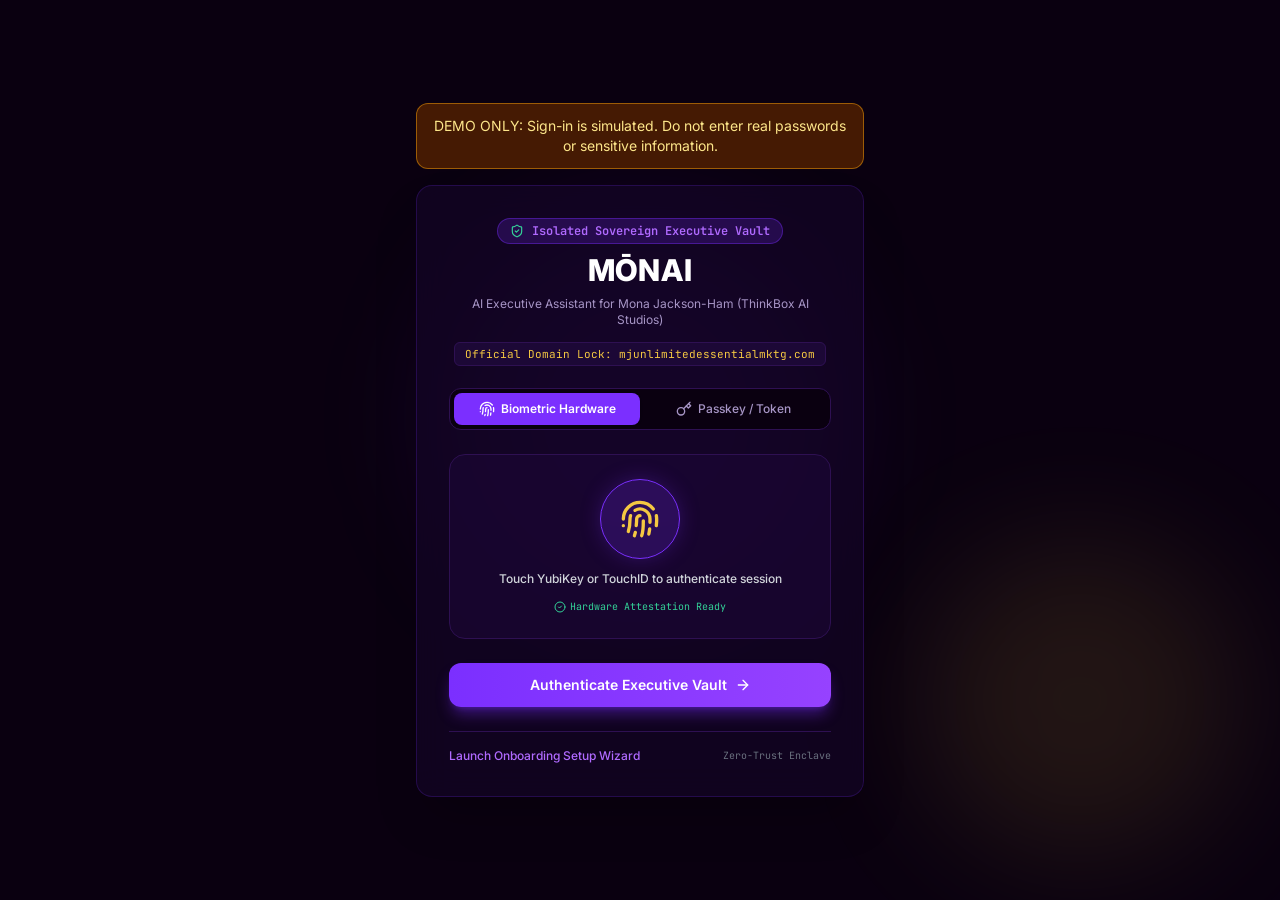
<file: demo/classic/index.html>
<!DOCTYPE html>
<html lang="en" class="dark">
  <head>
    <meta charset="UTF-8" />
    <link rel="icon" type="image/png" sizes="32x32" href="/monai-icon-32.png" />
    <link rel="icon" type="image/png" sizes="64x64" href="/monai-icon-64.png" />
    <link rel="apple-touch-icon" sizes="180x180" href="/monai-icon-180.png" />
    <link rel="icon" type="image/png" sizes="512x512" href="/monai-icon-512.png" />
    <meta name="viewport" content="width=device-width, initial-scale=1.0" />
    <title>MŌNAI | Executive AI Assistant | ThinkBox AI Studios</title>
    <link rel="preconnect" href="https://fonts.googleapis.com">
    <link rel="preconnect" href="https://fonts.gstatic.com" crossorigin>
    <link href="https://fonts.googleapis.com/css2?family=Inter:wght@300;400;500;600;700;800&family=JetBrains+Mono:wght@400;500;600&display=swap" rel="stylesheet">
    <script type="module" crossorigin src="./assets/index-CStD9iVQ.js"></script>
    <link rel="stylesheet" crossorigin href="./assets/index-D6Wcob5r.css">
  </head>
  <body class="bg-[#0a0010] text-[#f3e8ff] antialiased selection:bg-[#7b2fff] selection:text-white min-h-screen">
    <div id="root"></div>
  </body>
</html>
</file>
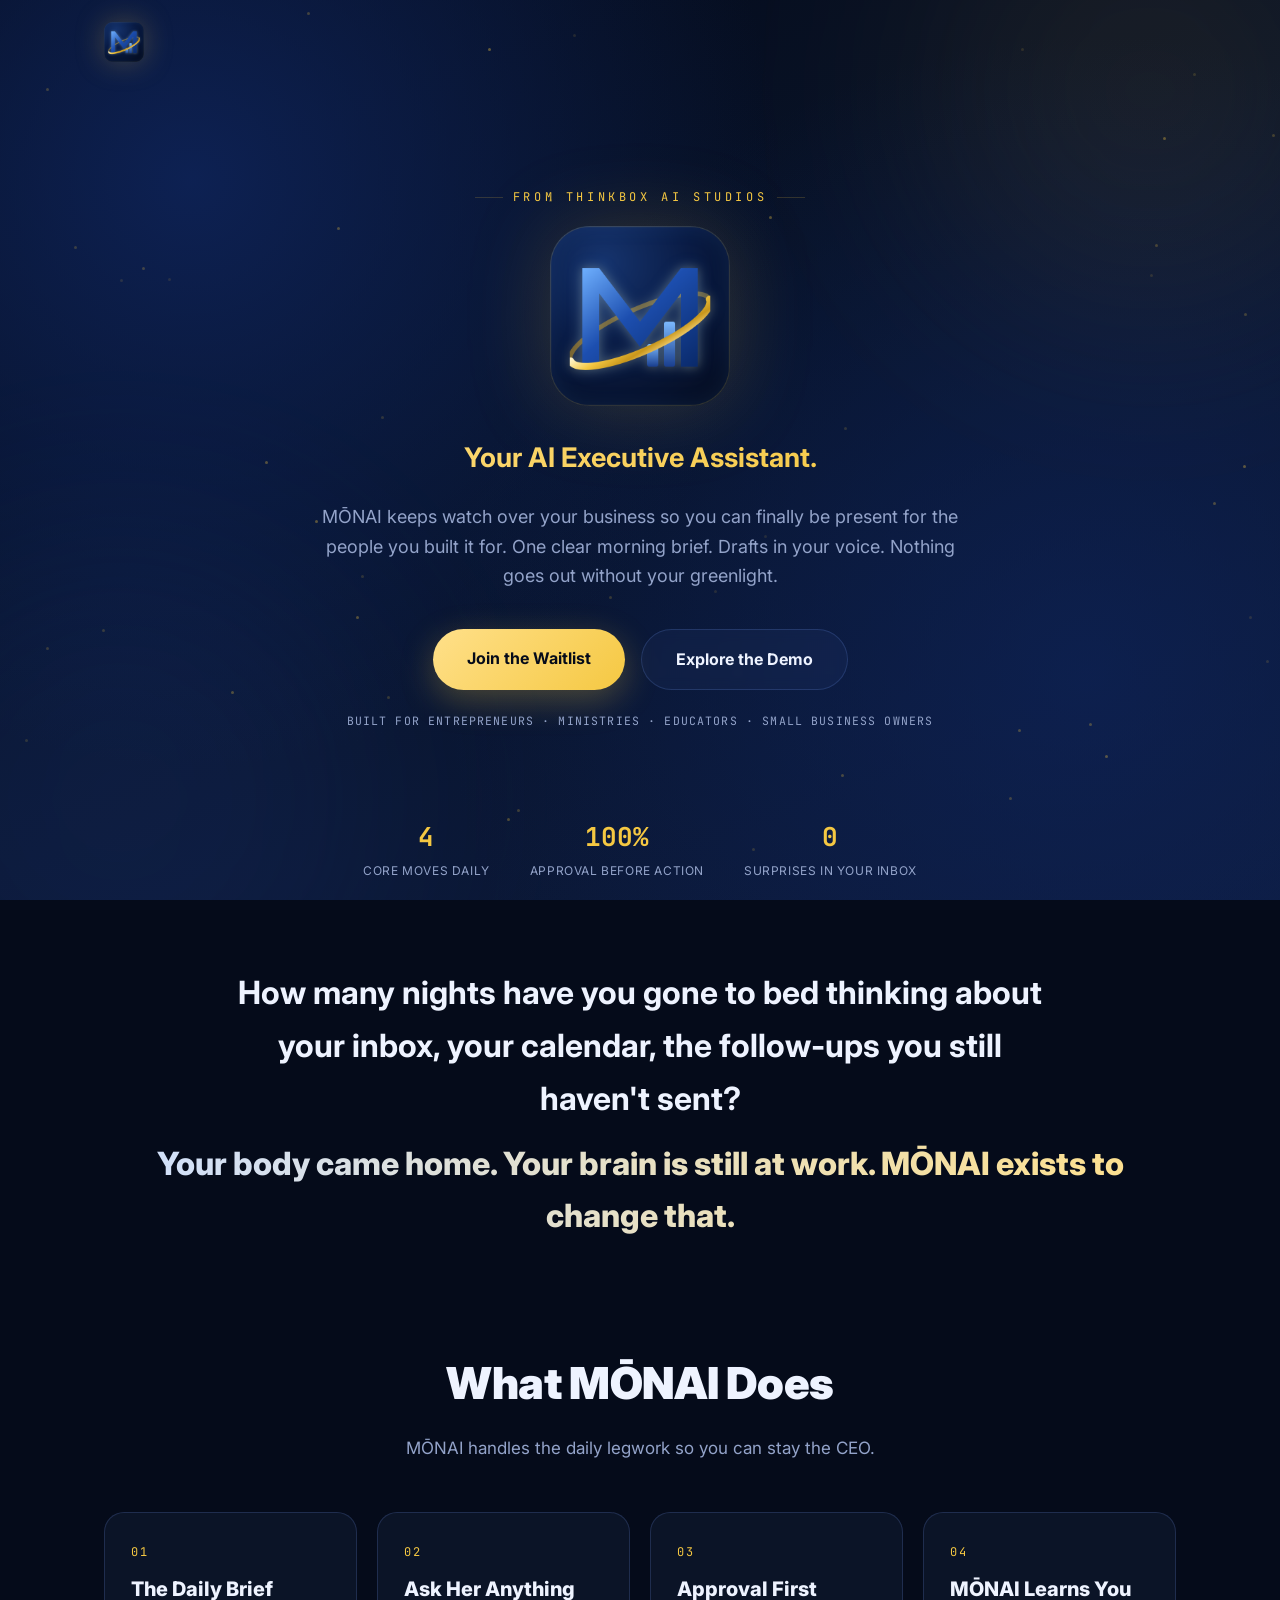
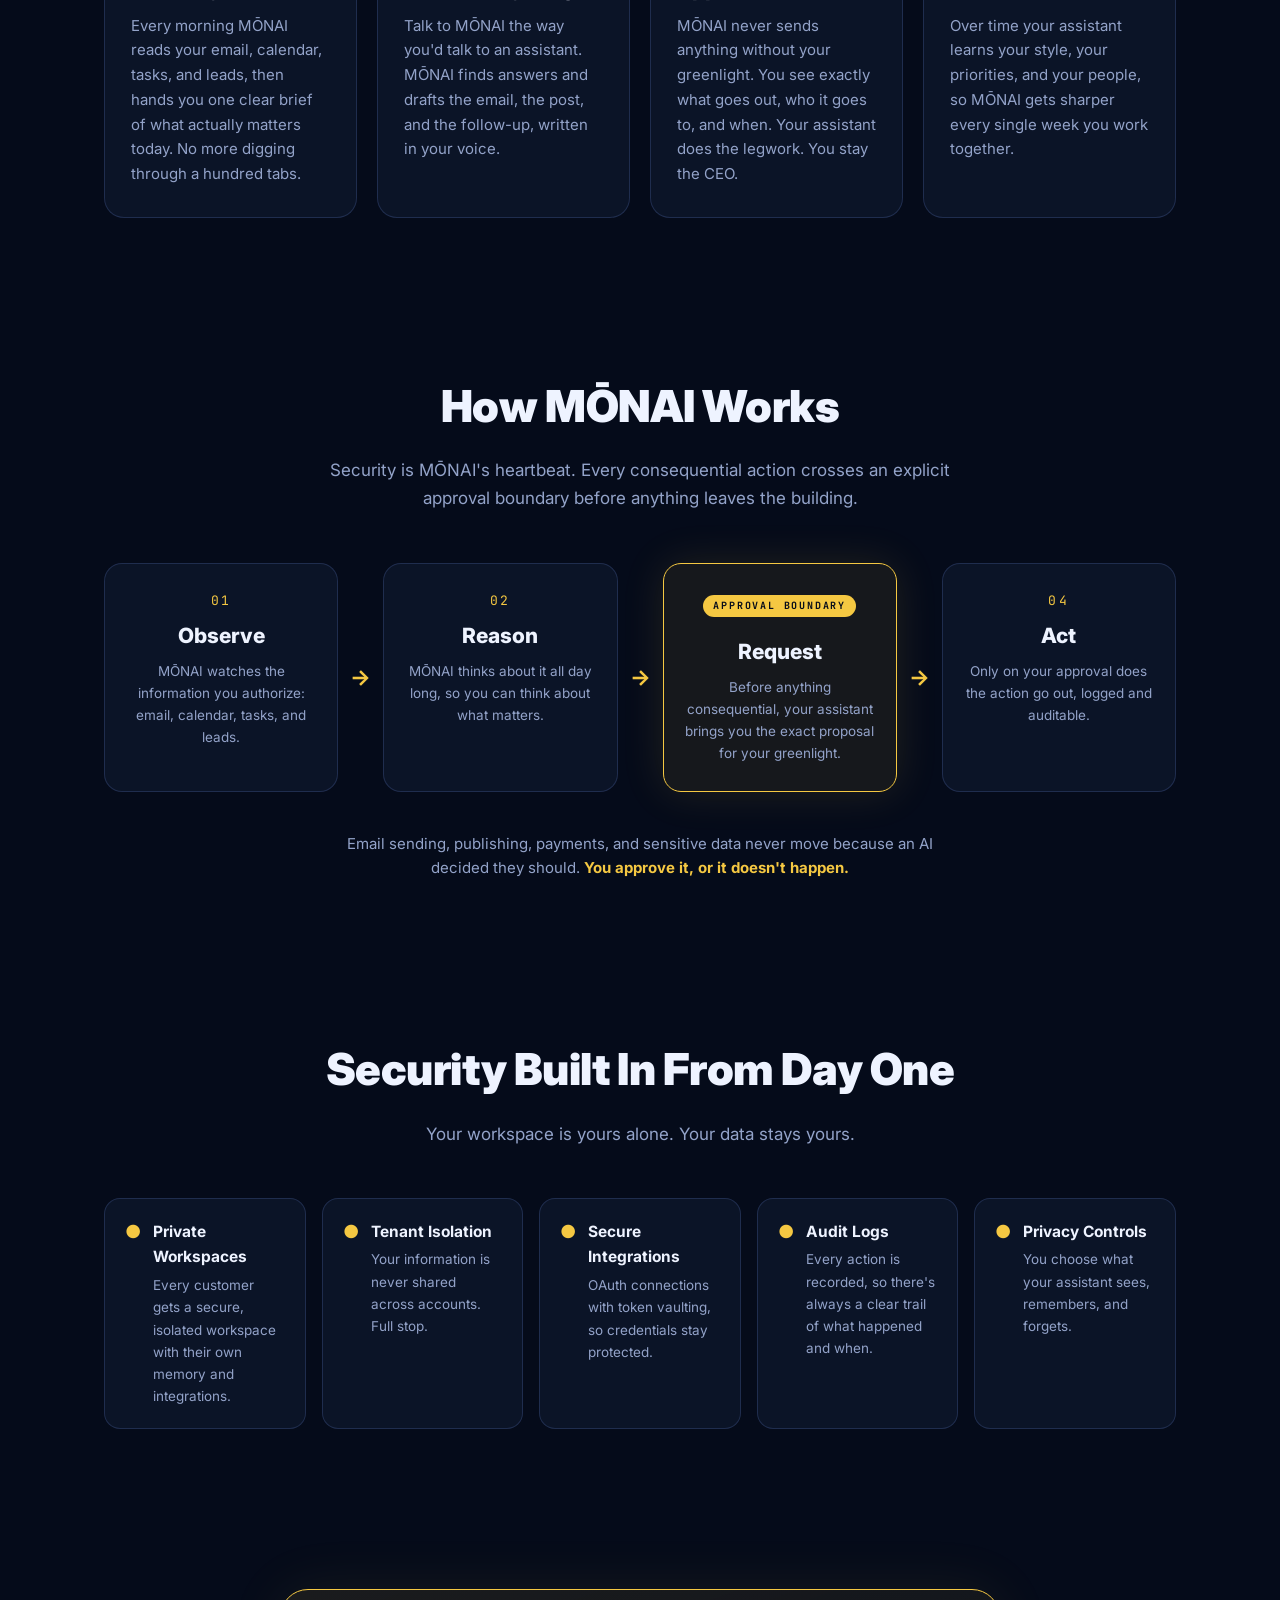
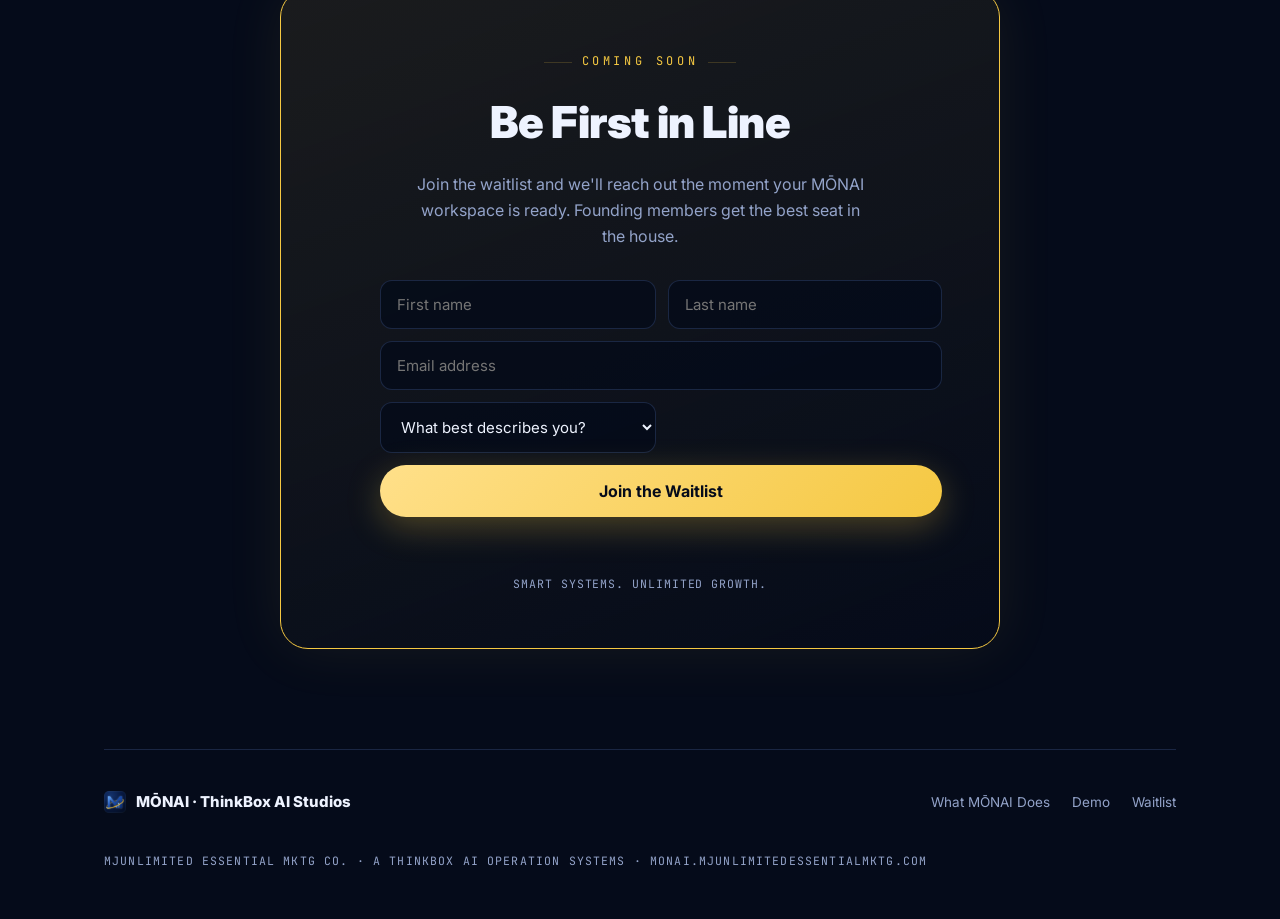
<file: classic.html>
<!DOCTYPE html>
<html lang="en">
<head>
  <meta charset="UTF-8" />
  <meta name="viewport" content="width=device-width, initial-scale=1.0" />
  <meta name="description" content="MŌNAI is your AI executive assistant. One clear morning brief, drafts in your voice, and nothing goes out without your greenlight. From ThinkBox AI Studios." />
  <meta name="theme-color" content="#050b1a" />
  <meta property="og:title" content="MŌNAI | Your AI Executive Assistant" />
  <meta property="og:description" content="MŌNAI keeps watch over your business so you can be present for the people you built it for. Nothing goes out without your greenlight." />
  <meta property="og:type" content="website" />
  <meta property="og:url" content="https://monai.mjunlimitedessentialmktg.com/" />
  <meta property="og:image" content="https://monai.mjunlimitedessentialmktg.com/monai-icon-512.png" />
  <title>MŌNAI | Your AI Executive Assistant | ThinkBox AI Studios</title>
  <link rel="icon" type="image/png" sizes="32x32" href="/monai-icon-32.png" />
  <link rel="icon" type="image/png" sizes="64x64" href="/monai-icon-64.png" />
  <link rel="apple-touch-icon" sizes="180x180" href="/monai-icon-180.png" />
  <link rel="preconnect" href="https://fonts.googleapis.com" />
  <link rel="preconnect" href="https://fonts.gstatic.com" crossorigin />
  <link href="https://fonts.googleapis.com/css2?family=Inter:wght@300;400;500;600;700;800;900&family=JetBrains+Mono:wght@400;500;600&display=swap" rel="stylesheet" />
  <style>
    :root {
      --bg: #050b1a;
      --bg2: #0d1b3d;
      --navy: #0e2358;
      --navy-deep: #071229;
      --ink: #eef3ff;
      --muted: #93a3c9;
      --gold: #f5c842;
      --gold-soft: #ffe08a;
      --line: rgba(245, 200, 66, 0.18);
      --line-blue: rgba(120, 160, 255, 0.18);
      --card: rgba(120, 160, 255, 0.06);
      --mono: 'JetBrains Mono', monospace;
    }
    * { margin: 0; padding: 0; box-sizing: border-box; }
    html { scroll-behavior: smooth; }
    body {
      background: var(--bg);
      color: var(--ink);
      font-family: 'Inter', system-ui, sans-serif;
      line-height: 1.65;
      overflow-x: hidden;
    }
    ::selection { background: var(--gold); color: #050b1a; }

    .wrap { max-width: 1120px; margin: 0 auto; padding: 0 24px; }

    /* ── animated background ── */
    .bg-fixed {
      position: fixed; inset: 0; z-index: 0; overflow: hidden;
      background:
        radial-gradient(circle at 15% 20%, rgba(14, 35, 88, 0.9), transparent 45%),
        radial-gradient(circle at 85% 75%, rgba(14, 35, 88, 0.7), transparent 50%),
        linear-gradient(160deg, #050b1a 0%, #071229 45%, #0d1b3d 100%);
    }
    .orb { position: absolute; border-radius: 50%; filter: blur(110px); opacity: 0.55; }
    .orb-gold { width: 460px; height: 460px; background: rgba(245, 200, 66, 0.14); top: -140px; right: -100px; animation: drift1 22s ease-in-out infinite; }
    .orb-blue { width: 520px; height: 520px; background: rgba(70, 120, 255, 0.16); bottom: -160px; left: -140px; animation: drift2 26s ease-in-out infinite; }
    @keyframes drift1 { 0%,100% { transform: translate(0,0); } 50% { transform: translate(-40px, 50px); } }
    @keyframes drift2 { 0%,100% { transform: translate(0,0); } 50% { transform: translate(50px, -40px); } }

    .starfield { position: absolute; inset: 0; }
    .star {
      position: absolute; width: 3px; height: 3px; border-radius: 50%;
      background: rgba(245, 200, 66, 0.55); animation: twinkle 3.5s ease-in-out infinite;
    }
    @keyframes twinkle { 0%,100% { opacity: 0.15; } 50% { opacity: 0.9; } }

    header, section, footer { position: relative; z-index: 1; }

    /* ── nav ── */
    nav {
      display: flex; align-items: center; justify-content: space-between;
      padding: 20px 0;
    }
    .brand { display: flex; align-items: center; gap: 12px; text-decoration: none; }
    .brand img { height: 40px; width: auto; filter: drop-shadow(0 0 14px rgba(245,200,66,0.25)); }
    .nav-links { display: flex; align-items: center; gap: 28px; }
    .nav-links a { color: var(--muted); text-decoration: none; font-size: 14px; font-weight: 600; transition: color .2s; }
    .nav-links a:hover { color: var(--ink); }
    .nav-cta {
      color: #050b1a !important; background: linear-gradient(135deg, var(--gold-soft), var(--gold));
      padding: 10px 22px; border-radius: 999px; font-weight: 700;
      box-shadow: 0 6px 24px rgba(245,200,66,0.22);
      transition: transform .2s, box-shadow .2s;
    }
    .nav-cta:hover { transform: translateY(-2px); box-shadow: 0 10px 30px rgba(245,200,66,0.32); }
    @media (max-width: 760px) { .nav-links a:not(.nav-cta) { display: none; } }

    /* ── reveal animation ── */
    .reveal { opacity: 0; transform: translateY(28px); transition: opacity .8s ease, transform .8s ease; }
    .reveal.in { opacity: 1; transform: translateY(0); }
    .reveal-delay-1.in { transition-delay: .1s; }
    .reveal-delay-2.in { transition-delay: .22s; }
    .reveal-delay-3.in { transition-delay: .34s; }
    .reveal-delay-4.in { transition-delay: .46s; }

    /* ── hero ── */
    .hero { text-align: center; padding: 96px 0 70px; }
    .hero-logo { display: flex; justify-content: center; margin-bottom: 30px; }
    .hero-logo img { max-width: 420px; width: 88%; filter: drop-shadow(0 0 40px rgba(245,200,66,0.18)); animation: floaty 6s ease-in-out infinite; }
    @keyframes floaty { 0%,100% { transform: translateY(0); } 50% { transform: translateY(-8px); } }
    .kicker {
      font-family: var(--mono); font-size: 12px; letter-spacing: 0.3em;
      color: var(--gold); text-transform: uppercase; margin-bottom: 18px;
      display: inline-flex; align-items: center; gap: 10px;
    }
    .kicker::before, .kicker::after { content: ''; width: 28px; height: 1px; background: var(--line); }
    .hero .tag {
      font-size: clamp(19px, 2.8vw, 27px); font-weight: 700; margin-top: 6px;
      background: linear-gradient(90deg, var(--gold-soft), var(--gold) 40%, var(--gold-soft));
      -webkit-background-clip: text; background-clip: text; color: transparent;
      background-size: 200% auto; animation: shimmer 5s linear infinite;
    }
    @keyframes shimmer { to { background-position: 200% center; } }
    .hero p.lede { max-width: 640px; margin: 22px auto 0; color: var(--muted); font-size: 18px; }
    .hero-ctas { display: flex; gap: 16px; justify-content: center; margin-top: 38px; flex-wrap: wrap; }
    .btn {
      display: inline-block; padding: 16px 34px; border-radius: 999px;
      font-weight: 700; font-size: 16px; text-decoration: none; transition: transform .18s, box-shadow .22s;
      position: relative;
    }
    .btn:hover { transform: translateY(-3px); }
    .btn-gold { background: linear-gradient(135deg, var(--gold-soft), var(--gold)); color: #050b1a; box-shadow: 0 10px 34px rgba(245, 200, 66, 0.28); }
    .btn-gold:hover { box-shadow: 0 14px 40px rgba(245, 200, 66, 0.4); }
    .btn-ghost { border: 1px solid var(--line-blue); color: var(--ink); background: rgba(120,160,255,0.05); backdrop-filter: blur(6px); }
    .btn-ghost:hover { border-color: var(--gold); }
    .hero-note { font-family: var(--mono); font-size: 11.5px; color: var(--muted); margin-top: 22px; letter-spacing: 0.1em; }

    /* ── social proof strip ── */
    .proof { padding: 6px 0 46px; text-align: center; }
    .proof-row { display: flex; justify-content: center; gap: 40px; flex-wrap: wrap; margin-top: 10px; }
    .proof-item { text-align: center; }
    .proof-item .n { font-family: var(--mono); font-size: 26px; font-weight: 700; color: var(--gold); }
    .proof-item .l { font-size: 12px; color: var(--muted); letter-spacing: 0.05em; margin-top: 2px; }

    /* ── problem ── */
    .problem { padding: 40px 0 60px; text-align: center; }
    .problem .q {
      font-size: clamp(22px, 3.4vw, 32px); font-weight: 700; max-width: 820px; margin: 0 auto;
      color: var(--ink);
    }
    .problem .a {
      font-weight: 800; margin-top: 12px; font-size: clamp(22px, 3.4vw, 32px);
      background: linear-gradient(90deg, #cfe0ff, var(--gold-soft));
      -webkit-background-clip: text; background-clip: text; color: transparent;
    }

    /* ── features ── */
    .features { padding: 44px 0 76px; }
    h2 { font-size: clamp(30px, 4.5vw, 44px); font-weight: 900; text-align: center; letter-spacing: -0.01em; }
    .h-sub { text-align: center; color: var(--muted); max-width: 620px; margin: 14px auto 50px; font-size: 17px; }
    .grid { display: grid; grid-template-columns: repeat(auto-fit, minmax(250px, 1fr)); gap: 20px; }
    .card {
      background: var(--card); border: 1px solid var(--line-blue); border-radius: 20px;
      padding: 30px 26px; transition: border-color .25s, transform .25s, box-shadow .25s;
      position: relative; overflow: hidden;
    }
    .card::before {
      content: ''; position: absolute; inset: 0; border-radius: 20px; opacity: 0;
      background: linear-gradient(135deg, rgba(245,200,66,0.08), transparent 60%);
      transition: opacity .25s;
    }
    .card:hover { border-color: var(--gold); transform: translateY(-5px); box-shadow: 0 16px 40px rgba(0,0,0,0.35); }
    .card:hover::before { opacity: 1; }
    .card .num { font-family: var(--mono); font-size: 12px; color: var(--gold); letter-spacing: 0.2em; }
    .card h3 { font-size: 20px; font-weight: 800; margin: 10px 0 8px; }
    .card p { color: var(--muted); font-size: 15px; }

    /* ── orra ── */
    .orra { padding: 76px 0; }
    .flow { display: flex; justify-content: center; align-items: stretch; gap: 12px; flex-wrap: wrap; margin-top: 46px; }
    .step {
      flex: 1 1 180px; max-width: 240px; border: 1px solid var(--line-blue); border-radius: 18px;
      padding: 26px 20px; background: var(--card); text-align: center; position: relative;
      transition: transform .25s, border-color .25s;
    }
    .step:hover { transform: translateY(-4px); border-color: var(--gold); }
    .step .glyph { font-family: var(--mono); font-size: 13px; color: var(--gold); letter-spacing: 0.2em; }
    .step h3 { font-size: 21px; font-weight: 800; margin: 8px 0 6px; }
    .step p { font-size: 13.5px; color: var(--muted); }
    .step.gate {
      border-color: var(--gold); background: rgba(245, 200, 66, 0.07);
      box-shadow: 0 0 44px rgba(245, 200, 66, 0.12);
      animation: pulseGate 3.5s ease-in-out infinite;
    }
    @keyframes pulseGate { 0%,100% { box-shadow: 0 0 30px rgba(245,200,66,0.10); } 50% { box-shadow: 0 0 50px rgba(245,200,66,0.22); } }
    .step.gate .gate-label {
      font-family: var(--mono); font-size: 10px; color: #050b1a; background: var(--gold);
      padding: 3px 10px; border-radius: 999px; letter-spacing: 0.18em; font-weight: 700;
      display: inline-block; margin-bottom: 10px;
    }
    .arrow { align-self: center; color: var(--gold); font-size: 22px; font-weight: 700; }
    @media (max-width: 900px) { .arrow { transform: rotate(90deg); width: 100%; text-align: center; } }
    .orra-note { text-align: center; color: var(--muted); font-size: 15px; max-width: 640px; margin: 40px auto 0; }
    .orra-note b { color: var(--gold); }

    /* ── security ── */
    .security { padding: 76px 0; }
    .sec-grid { display: grid; grid-template-columns: repeat(auto-fit, minmax(200px, 1fr)); gap: 16px; }
    .sec-item {
      display: flex; gap: 12px; align-items: flex-start; border: 1px solid var(--line-blue);
      border-radius: 16px; padding: 20px; background: var(--card); transition: border-color .25s, transform .25s;
    }
    .sec-item:hover { border-color: var(--gold); transform: translateY(-3px); }
    .sec-item .dot { color: var(--gold); font-size: 18px; line-height: 1.4; }
    .sec-item h4 { font-size: 15.5px; font-weight: 700; }
    .sec-item p { font-size: 13.5px; color: var(--muted); margin-top: 4px; }

    /* ── waitlist ── */
    .waitlist { padding: 84px 0 100px; }
    .wl-box {
      max-width: 720px; margin: 0 auto; border: 1px solid var(--gold); border-radius: 28px;
      background: linear-gradient(160deg, rgba(245, 200, 66, 0.09), rgba(5, 11, 26, 0.6));
      padding: 54px 40px; text-align: center; position: relative; overflow: hidden;
      box-shadow: 0 0 60px rgba(245,200,66,0.08);
    }
    .wl-box .kicker { margin-bottom: 14px; }
    .wl-box h2 { text-align: center; }
    .wl-box p.wl-sub { color: var(--muted); margin: 12px auto 30px; max-width: 460px; }
    form { display: grid; grid-template-columns: 1fr 1fr; gap: 12px; max-width: 520px; margin: 0 auto; }
    input, select {
      background: rgba(5, 11, 26, 0.75); border: 1px solid var(--line-blue); border-radius: 12px;
      padding: 14px 16px; color: var(--ink); font-family: inherit; font-size: 15px; outline: none;
      transition: border-color .2s;
    }
    input:focus, select:focus { border-color: var(--gold); }
    input.full, .btn-row { grid-column: 1 / -1; }
    .btn-row .btn { width: 100%; cursor: pointer; border: none; font-family: inherit; }
    .wl-msg { margin-top: 18px; font-weight: 700; min-height: 24px; }
    .wl-msg.ok { color: var(--gold); }
    .wl-msg.err { color: #ff8fa3; }
    .wl-fine { font-family: var(--mono); font-size: 11.5px; color: var(--muted); margin-top: 16px; letter-spacing: 0.08em; }
    @media (max-width: 560px) { form { grid-template-columns: 1fr; } .wl-box { padding: 42px 22px; } }

    /* ── footer ── */
    footer { border-top: 1px solid var(--line-blue); padding: 40px 0 48px; }
    .foot { display: flex; justify-content: space-between; align-items: center; gap: 20px; flex-wrap: wrap; }
    .foot .sig { display: flex; align-items: center; gap: 10px; font-weight: 800; font-size: 15px; }
    .foot .sig img { height: 22px; }
    .foot .links { display: flex; gap: 22px; }
    .foot .links a { color: var(--muted); text-decoration: none; font-size: 13.5px; }
    .foot .links a:hover { color: var(--gold); }
    .foot .co { width: 100%; margin-top: 18px; font-family: var(--mono); font-size: 11.5px; color: var(--muted); letter-spacing: 0.1em; }
  </style>
</head>
<body>
  <div class="bg-fixed">
    <div class="orb orb-gold"></div>
    <div class="orb orb-blue"></div>
    <div class="starfield" id="starfield"></div>
  </div>

  <div class="wrap">
    <nav>
      <a class="brand" href="/">
        <img src="/monai-icon.png" alt="MŌNAI" />
      </a>
      <div class="nav-links">
        <a href="#what-monai-does">What MŌNAI Does</a>
        <a href="#architecture">How MŌNAI Works</a>
        <a href="/demo/">Explore the Demo</a>
        <a class="nav-cta" href="#waitlist">Join the Waitlist</a>
      </div>
    </nav>

    <section class="hero">
      <div class="kicker reveal in">FROM THINKBOX AI STUDIOS</div>
      <div class="hero-logo reveal in reveal-delay-1">
        <img src="/monai-icon.png" alt="MŌNAI" style="display:none" />
        <img src="/monai-icon-512.png" alt="MŌNAI" style="max-width:180px;">
      </div>
      <div class="tag reveal in reveal-delay-2">Your AI Executive Assistant.</div>
      <p class="lede reveal in reveal-delay-3">MŌNAI keeps watch over your business so you can finally be present for the people you built it for. One clear morning brief. Drafts in your voice. Nothing goes out without your greenlight.</p>
      <div class="hero-ctas reveal in reveal-delay-4">
        <a class="btn btn-gold" href="#waitlist">Join the Waitlist</a>
        <a class="btn btn-ghost" href="/demo/">Explore the Demo</a>
      </div>
      <div class="hero-note reveal in reveal-delay-4">BUILT FOR ENTREPRENEURS &middot; MINISTRIES &middot; EDUCATORS &middot; SMALL BUSINESS OWNERS</div>
    </section>

    <section class="proof reveal">
      <div class="proof-row">
        <div class="proof-item"><div class="n">4</div><div class="l">CORE MOVES DAILY</div></div>
        <div class="proof-item"><div class="n">100%</div><div class="l">APPROVAL BEFORE ACTION</div></div>
        <div class="proof-item"><div class="n">0</div><div class="l">SURPRISES IN YOUR INBOX</div></div>
      </div>
    </section>

    <section class="problem reveal">
      <div class="q">How many nights have you gone to bed thinking about your inbox, your calendar, the follow-ups you still haven't sent?</div>
      <div class="a">Your body came home. Your brain is still at work. MŌNAI exists to change that.</div>
    </section>

    <section class="features" id="what-monai-does">
      <h2 class="reveal">What MŌNAI Does</h2>
      <p class="h-sub reveal">MŌNAI handles the daily legwork so you can stay the CEO.</p>
      <div class="grid">
        <div class="card reveal reveal-delay-1">
          <div class="num">01</div>
          <h3>The Daily Brief</h3>
          <p>Every morning MŌNAI reads your email, calendar, tasks, and leads, then hands you one clear brief of what actually matters today. No more digging through a hundred tabs.</p>
        </div>
        <div class="card reveal reveal-delay-2">
          <div class="num">02</div>
          <h3>Ask Her Anything</h3>
          <p>Talk to MŌNAI the way you'd talk to an assistant. MŌNAI finds answers and drafts the email, the post, and the follow-up, written in your voice.</p>
        </div>
        <div class="card reveal reveal-delay-3">
          <div class="num">03</div>
          <h3>Approval First</h3>
          <p>MŌNAI never sends anything without your greenlight. You see exactly what goes out, who it goes to, and when. Your assistant does the legwork. You stay the CEO.</p>
        </div>
        <div class="card reveal reveal-delay-4">
          <div class="num">04</div>
          <h3>MŌNAI Learns You</h3>
          <p>Over time your assistant learns your style, your priorities, and your people, so MŌNAI gets sharper every single week you work together.</p>
        </div>
      </div>
    </section>

    <section class="orra" id="architecture">
      <h2 class="reveal">How MŌNAI Works</h2>
      <p class="h-sub reveal">Security is MŌNAI's heartbeat. Every consequential action crosses an explicit approval boundary before anything leaves the building.</p>
      <div class="flow">
        <div class="step reveal reveal-delay-1">
          <div class="glyph">01</div>
          <h3>Observe</h3>
          <p>MŌNAI watches the information you authorize: email, calendar, tasks, and leads.</p>
        </div>
        <div class="arrow reveal reveal-delay-1">&#8594;</div>
        <div class="step reveal reveal-delay-2">
          <div class="glyph">02</div>
          <h3>Reason</h3>
          <p>MŌNAI thinks about it all day long, so you can think about what matters.</p>
        </div>
        <div class="arrow reveal reveal-delay-2">&#8594;</div>
        <div class="step gate reveal reveal-delay-3">
          <div class="gate-label">APPROVAL BOUNDARY</div>
          <h3>Request</h3>
          <p>Before anything consequential, your assistant brings you the exact proposal for your greenlight.</p>
        </div>
        <div class="arrow reveal reveal-delay-3">&#8594;</div>
        <div class="step reveal reveal-delay-4">
          <div class="glyph">04</div>
          <h3>Act</h3>
          <p>Only on your approval does the action go out, logged and auditable.</p>
        </div>
      </div>
      <p class="orra-note reveal">Email sending, publishing, payments, and sensitive data never move because an AI decided they should. <b>You approve it, or it doesn't happen.</b></p>
    </section>

    <section class="security reveal">
      <h2>Security Built In From Day One</h2>
      <p class="h-sub">Your workspace is yours alone. Your data stays yours.</p>
      <div class="sec-grid">
        <div class="sec-item">
          <div class="dot">&#9679;</div>
          <div><h4>Private Workspaces</h4><p>Every customer gets a secure, isolated workspace with their own memory and integrations.</p></div>
        </div>
        <div class="sec-item">
          <div class="dot">&#9679;</div>
          <div><h4>Tenant Isolation</h4><p>Your information is never shared across accounts. Full stop.</p></div>
        </div>
        <div class="sec-item">
          <div class="dot">&#9679;</div>
          <div><h4>Secure Integrations</h4><p>OAuth connections with token vaulting, so credentials stay protected.</p></div>
        </div>
        <div class="sec-item">
          <div class="dot">&#9679;</div>
          <div><h4>Audit Logs</h4><p>Every action is recorded, so there's always a clear trail of what happened and when.</p></div>
        </div>
        <div class="sec-item">
          <div class="dot">&#9679;</div>
          <div><h4>Privacy Controls</h4><p>You choose what your assistant sees, remembers, and forgets.</p></div>
        </div>
      </div>
    </section>

    <section class="waitlist" id="waitlist">
      <div class="wl-box reveal">
        <div class="kicker">Coming Soon</div>
        <h2>Be First in Line</h2>
        <p class="wl-sub">Join the waitlist and we'll reach out the moment your MŌNAI workspace is ready. Founding members get the best seat in the house.</p>
        <form id="wl-form">
          <input id="first_name" name="first_name" placeholder="First name" required />
          <input id="last_name" name="last_name" placeholder="Last name" />
          <input id="email" class="full" name="email" type="email" placeholder="Email address" required />
          <select id="role" name="role">
            <option value="">What best describes you?</option>
            <option value="Entrepreneur">Entrepreneur / Business owner</option>
            <option value="Ministry leader">Ministry leader</option>
            <option value="Educator">Educator</option>
            <option value="Nonprofit">Nonprofit leader</option>
            <option value="Other">Something else</option>
          </select>
          <input type="hidden" name="source" value="monai-landing" />
          <div class="btn-row"><button class="btn btn-gold" type="submit" id="wl-submit">Join the Waitlist</button></div>
        </form>
        <div class="wl-msg" id="wl-msg"></div>
        <div class="wl-fine">SMART SYSTEMS. UNLIMITED GROWTH.</div>
      </div>
    </section>

    <footer>
      <div class="foot">
        <div class="sig"><img src="/monai-icon.png" alt="" /> M&#332;NAI &middot; ThinkBox AI Studios</div>
        <div class="links">
          <a href="#what-monai-does">What MŌNAI Does</a>
          <a href="/demo/">Demo</a>
          <a href="#waitlist">Waitlist</a>
        </div>
        <div class="co">MJUNLIMITED ESSENTIAL MKTG CO. &#183; A THINKBOX AI OPERATION SYSTEMS &#183; MONAI.MJUNLIMITEDESSENTIALMKTG.COM</div>
      </div>
    </footer>
  </div>

  <script>
    // starfield
    (function () {
      const field = document.getElementById('starfield');
      for (let i = 0; i < 46; i++) {
        const s = document.createElement('div');
        s.className = 'star';
        s.style.left = Math.random() * 100 + '%';
        s.style.top = Math.random() * 100 + '%';
        s.style.animationDelay = (Math.random() * 4) + 's';
        s.style.opacity = (0.2 + Math.random() * 0.5).toString();
        field.appendChild(s);
      }
    })();

    // scroll reveal
    (function () {
      const els = document.querySelectorAll('.reveal');
      const obs = new IntersectionObserver((entries) => {
        entries.forEach((e) => { if (e.isIntersecting) { e.target.classList.add('in'); obs.unobserve(e.target); } });
      }, { threshold: 0.15 });
      els.forEach((el) => obs.observe(el));
    })();

    // waitlist form
    document.getElementById('wl-form').addEventListener('submit', async function (e) {
      e.preventDefault();
      const btn = document.getElementById('wl-submit');
      const msg = document.getElementById('wl-msg');
      btn.disabled = true;
      btn.textContent = 'Sending...';
      msg.className = 'wl-msg';
      msg.textContent = '';
      try {
        const payload = {
          first_name: document.getElementById('first_name').value,
          last_name: document.getElementById('last_name').value,
          email: document.getElementById('email').value,
          role: document.getElementById('role').value,
          source: 'monai-landing',
        };
        const res = await fetch('https://api.base44.com/api/apps/6a029d2b5cc37d5b54f861bf/functions/monaiWaitlist', {
          method: 'POST',
          headers: { 'Content-Type': 'application/json' },
          body: JSON.stringify(payload),
        });
        const data = await res.json();
        if (data.ok) {
          msg.className = 'wl-msg ok';
          msg.textContent = "You're on the list! It's only up from here.";
          document.getElementById('wl-form').reset();
        } else {
          throw new Error(data.error || 'Something went wrong.');
        }
      } catch (err) {
        msg.className = 'wl-msg err';
        msg.textContent = err.message || 'Something went wrong. Please try again.';
      } finally {
        btn.disabled = false;
        btn.textContent = 'Join the Waitlist';
      }
    });
  </script>
</body>
</html>
</file>
<file: demo/classic/assets/index-D6Wcob5r.css>
*,:before,:after{--tw-border-spacing-x: 0;--tw-border-spacing-y: 0;--tw-translate-x: 0;--tw-translate-y: 0;--tw-rotate: 0;--tw-skew-x: 0;--tw-skew-y: 0;--tw-scale-x: 1;--tw-scale-y: 1;--tw-pan-x: ;--tw-pan-y: ;--tw-pinch-zoom: ;--tw-scroll-snap-strictness: proximity;--tw-gradient-from-position: ;--tw-gradient-via-position: ;--tw-gradient-to-position: ;--tw-ordinal: ;--tw-slashed-zero: ;--tw-numeric-figure: ;--tw-numeric-spacing: ;--tw-numeric-fraction: ;--tw-ring-inset: ;--tw-ring-offset-width: 0px;--tw-ring-offset-color: #fff;--tw-ring-color: rgb(59 130 246 / .5);--tw-ring-offset-shadow: 0 0 #0000;--tw-ring-shadow: 0 0 #0000;--tw-shadow: 0 0 #0000;--tw-shadow-colored: 0 0 #0000;--tw-blur: ;--tw-brightness: ;--tw-contrast: ;--tw-grayscale: ;--tw-hue-rotate: ;--tw-invert: ;--tw-saturate: ;--tw-sepia: ;--tw-drop-shadow: ;--tw-backdrop-blur: ;--tw-backdrop-brightness: ;--tw-backdrop-contrast: ;--tw-backdrop-grayscale: ;--tw-backdrop-hue-rotate: ;--tw-backdrop-invert: ;--tw-backdrop-opacity: ;--tw-backdrop-saturate: ;--tw-backdrop-sepia: ;--tw-contain-size: ;--tw-contain-layout: ;--tw-contain-paint: ;--tw-contain-style: }::backdrop{--tw-border-spacing-x: 0;--tw-border-spacing-y: 0;--tw-translate-x: 0;--tw-translate-y: 0;--tw-rotate: 0;--tw-skew-x: 0;--tw-skew-y: 0;--tw-scale-x: 1;--tw-scale-y: 1;--tw-pan-x: ;--tw-pan-y: ;--tw-pinch-zoom: ;--tw-scroll-snap-strictness: proximity;--tw-gradient-from-position: ;--tw-gradient-via-position: ;--tw-gradient-to-position: ;--tw-ordinal: ;--tw-slashed-zero: ;--tw-numeric-figure: ;--tw-numeric-spacing: ;--tw-numeric-fraction: ;--tw-ring-inset: ;--tw-ring-offset-width: 0px;--tw-ring-offset-color: #fff;--tw-ring-color: rgb(59 130 246 / .5);--tw-ring-offset-shadow: 0 0 #0000;--tw-ring-shadow: 0 0 #0000;--tw-shadow: 0 0 #0000;--tw-shadow-colored: 0 0 #0000;--tw-blur: ;--tw-brightness: ;--tw-contrast: ;--tw-grayscale: ;--tw-hue-rotate: ;--tw-invert: ;--tw-saturate: ;--tw-sepia: ;--tw-drop-shadow: ;--tw-backdrop-blur: ;--tw-backdrop-brightness: ;--tw-backdrop-contrast: ;--tw-backdrop-grayscale: ;--tw-backdrop-hue-rotate: ;--tw-backdrop-invert: ;--tw-backdrop-opacity: ;--tw-backdrop-saturate: ;--tw-backdrop-sepia: ;--tw-contain-size: ;--tw-contain-layout: ;--tw-contain-paint: ;--tw-contain-style: }*,:before,:after{box-sizing:border-box;border-width:0;border-style:solid;border-color:#e5e7eb}:before,:after{--tw-content: ""}html,:host{line-height:1.5;-webkit-text-size-adjust:100%;-moz-tab-size:4;-o-tab-size:4;tab-size:4;font-family:Inter,system-ui,sans-serif;font-feature-settings:normal;font-variation-settings:normal;-webkit-tap-highlight-color:transparent}body{margin:0;line-height:inherit}hr{height:0;color:inherit;border-top-width:1px}abbr:where([title]){-webkit-text-decoration:underline dotted;text-decoration:underline dotted}h1,h2,h3,h4,h5,h6{font-size:inherit;font-weight:inherit}a{color:inherit;text-decoration:inherit}b,strong{font-weight:bolder}code,kbd,samp,pre{font-family:JetBrains Mono,monospace;font-feature-settings:normal;font-variation-settings:normal;font-size:1em}small{font-size:80%}sub,sup{font-size:75%;line-height:0;position:relative;vertical-align:baseline}sub{bottom:-.25em}sup{top:-.5em}table{text-indent:0;border-color:inherit;border-collapse:collapse}button,input,optgroup,select,textarea{font-family:inherit;font-feature-settings:inherit;font-variation-settings:inherit;font-size:100%;font-weight:inherit;line-height:inherit;letter-spacing:inherit;color:inherit;margin:0;padding:0}button,select{text-transform:none}button,input:where([type=button]),input:where([type=reset]),input:where([type=submit]){-webkit-appearance:button;background-color:transparent;background-image:none}:-moz-focusring{outline:auto}:-moz-ui-invalid{box-shadow:none}progress{vertical-align:baseline}::-webkit-inner-spin-button,::-webkit-outer-spin-button{height:auto}[type=search]{-webkit-appearance:textfield;outline-offset:-2px}::-webkit-search-decoration{-webkit-appearance:none}::-webkit-file-upload-button{-webkit-appearance:button;font:inherit}summary{display:list-item}blockquote,dl,dd,h1,h2,h3,h4,h5,h6,hr,figure,p,pre{margin:0}fieldset{margin:0;padding:0}legend{padding:0}ol,ul,menu{list-style:none;margin:0;padding:0}dialog{padding:0}textarea{resize:vertical}input::-moz-placeholder,textarea::-moz-placeholder{opacity:1;color:#9ca3af}input::placeholder,textarea::placeholder{opacity:1;color:#9ca3af}button,[role=button]{cursor:pointer}:disabled{cursor:default}img,svg,video,canvas,audio,iframe,embed,object{display:block;vertical-align:middle}img,video{max-width:100%;height:auto}[hidden]:where(:not([hidden=until-found])){display:none}body{background-color:#0a0010;color:#f3e8ff;font-family:Inter,system-ui,sans-serif}.pointer-events-none{pointer-events:none}.fixed{position:fixed}.absolute{position:absolute}.relative{position:relative}.sticky{position:sticky}.inset-0{top:0;right:0;bottom:0;left:0}.bottom-10{bottom:2.5rem}.left-1\/2{left:50%}.left-3{left:.75rem}.right-0{right:0}.right-10{right:2.5rem}.right-3{right:.75rem}.top-0{top:0}.top-1\/4{top:25%}.top-2\.5{top:.625rem}.z-10{z-index:10}.z-20{z-index:20}.z-40{z-index:40}.z-50{z-index:50}.mx-auto{margin-left:auto;margin-right:auto}.mb-1{margin-bottom:.25rem}.mb-2{margin-bottom:.5rem}.mb-4{margin-bottom:1rem}.mb-6{margin-bottom:1.5rem}.ml-0\.5{margin-left:.125rem}.mr-0\.5{margin-right:.125rem}.mr-1{margin-right:.25rem}.mt-0\.5{margin-top:.125rem}.mt-1{margin-top:.25rem}.mt-6{margin-top:1.5rem}.block{display:block}.flex{display:flex}.inline-flex{display:inline-flex}.grid{display:grid}.hidden{display:none}.h-1\.5{height:.375rem}.h-10{height:2.5rem}.h-12{height:3rem}.h-2{height:.5rem}.h-20{height:5rem}.h-3{height:.75rem}.h-3\.5{height:.875rem}.h-4{height:1rem}.h-5{height:1.25rem}.h-6{height:1.5rem}.h-8{height:2rem}.h-80{height:20rem}.h-9{height:2.25rem}.h-96{height:24rem}.h-\[calc\(100vh-8rem\)\]{height:calc(100vh - 8rem)}.h-full{height:100%}.min-h-screen{min-height:100vh}.w-0{width:0px}.w-1\.5{width:.375rem}.w-10{width:2.5rem}.w-12{width:3rem}.w-20{width:5rem}.w-3{width:.75rem}.w-3\.5{width:.875rem}.w-4{width:1rem}.w-5{width:1.25rem}.w-6{width:1.5rem}.w-8{width:2rem}.w-80{width:20rem}.w-9{width:2.25rem}.w-96{width:24rem}.w-\[52\%\]{width:52%}.w-\[94\%\]{width:94%}.w-full{width:100%}.min-w-0{min-width:0px}.max-w-2xl{max-width:42rem}.max-w-4xl{max-width:56rem}.max-w-7xl{max-width:80rem}.max-w-\[200px\]{max-width:200px}.max-w-lg{max-width:32rem}.max-w-md{max-width:28rem}.flex-1{flex:1 1 0%}.flex-shrink-0{flex-shrink:0}.-translate-x-1\/2{--tw-translate-x: -50%;transform:translate(var(--tw-translate-x),var(--tw-translate-y)) rotate(var(--tw-rotate)) skew(var(--tw-skew-x)) skewY(var(--tw-skew-y)) scaleX(var(--tw-scale-x)) scaleY(var(--tw-scale-y))}.transform{transform:translate(var(--tw-translate-x),var(--tw-translate-y)) rotate(var(--tw-rotate)) skew(var(--tw-skew-x)) skewY(var(--tw-skew-y)) scaleX(var(--tw-scale-x)) scaleY(var(--tw-scale-y))}@keyframes bounce{0%,to{transform:translateY(-25%);animation-timing-function:cubic-bezier(.8,0,1,1)}50%{transform:none;animation-timing-function:cubic-bezier(0,0,.2,1)}}.animate-bounce{animation:bounce 1s infinite}@keyframes pulse{50%{opacity:.5}}.animate-pulse{animation:pulse 2s cubic-bezier(.4,0,.6,1) infinite}.cursor-not-allowed{cursor:not-allowed}.cursor-pointer{cursor:pointer}.grid-cols-1{grid-template-columns:repeat(1,minmax(0,1fr))}.grid-cols-5{grid-template-columns:repeat(5,minmax(0,1fr))}.flex-col{flex-direction:column}.flex-wrap{flex-wrap:wrap}.items-start{align-items:flex-start}.items-end{align-items:flex-end}.items-center{align-items:center}.items-baseline{align-items:baseline}.justify-end{justify-content:flex-end}.justify-center{justify-content:center}.justify-between{justify-content:space-between}.gap-1{gap:.25rem}.gap-2{gap:.5rem}.gap-3{gap:.75rem}.gap-4{gap:1rem}.gap-6{gap:1.5rem}.space-x-1>:not([hidden])~:not([hidden]){--tw-space-x-reverse: 0;margin-right:calc(.25rem * var(--tw-space-x-reverse));margin-left:calc(.25rem * calc(1 - var(--tw-space-x-reverse)))}.space-x-1\.5>:not([hidden])~:not([hidden]){--tw-space-x-reverse: 0;margin-right:calc(.375rem * var(--tw-space-x-reverse));margin-left:calc(.375rem * calc(1 - var(--tw-space-x-reverse)))}.space-x-2>:not([hidden])~:not([hidden]){--tw-space-x-reverse: 0;margin-right:calc(.5rem * var(--tw-space-x-reverse));margin-left:calc(.5rem * calc(1 - var(--tw-space-x-reverse)))}.space-x-2\.5>:not([hidden])~:not([hidden]){--tw-space-x-reverse: 0;margin-right:calc(.625rem * var(--tw-space-x-reverse));margin-left:calc(.625rem * calc(1 - var(--tw-space-x-reverse)))}.space-x-3>:not([hidden])~:not([hidden]){--tw-space-x-reverse: 0;margin-right:calc(.75rem * var(--tw-space-x-reverse));margin-left:calc(.75rem * calc(1 - var(--tw-space-x-reverse)))}.space-y-1>:not([hidden])~:not([hidden]){--tw-space-y-reverse: 0;margin-top:calc(.25rem * calc(1 - var(--tw-space-y-reverse)));margin-bottom:calc(.25rem * var(--tw-space-y-reverse))}.space-y-1\.5>:not([hidden])~:not([hidden]){--tw-space-y-reverse: 0;margin-top:calc(.375rem * calc(1 - var(--tw-space-y-reverse)));margin-bottom:calc(.375rem * var(--tw-space-y-reverse))}.space-y-2>:not([hidden])~:not([hidden]){--tw-space-y-reverse: 0;margin-top:calc(.5rem * calc(1 - var(--tw-space-y-reverse)));margin-bottom:calc(.5rem * var(--tw-space-y-reverse))}.space-y-2\.5>:not([hidden])~:not([hidden]){--tw-space-y-reverse: 0;margin-top:calc(.625rem * calc(1 - var(--tw-space-y-reverse)));margin-bottom:calc(.625rem * var(--tw-space-y-reverse))}.space-y-3>:not([hidden])~:not([hidden]){--tw-space-y-reverse: 0;margin-top:calc(.75rem * calc(1 - var(--tw-space-y-reverse)));margin-bottom:calc(.75rem * var(--tw-space-y-reverse))}.space-y-4>:not([hidden])~:not([hidden]){--tw-space-y-reverse: 0;margin-top:calc(1rem * calc(1 - var(--tw-space-y-reverse)));margin-bottom:calc(1rem * var(--tw-space-y-reverse))}.space-y-5>:not([hidden])~:not([hidden]){--tw-space-y-reverse: 0;margin-top:calc(1.25rem * calc(1 - var(--tw-space-y-reverse)));margin-bottom:calc(1.25rem * var(--tw-space-y-reverse))}.space-y-6>:not([hidden])~:not([hidden]){--tw-space-y-reverse: 0;margin-top:calc(1.5rem * calc(1 - var(--tw-space-y-reverse)));margin-bottom:calc(1.5rem * var(--tw-space-y-reverse))}.self-start{align-self:flex-start}.overflow-hidden{overflow:hidden}.overflow-x-auto{overflow-x:auto}.overflow-y-auto{overflow-y:auto}.truncate{overflow:hidden;text-overflow:ellipsis;white-space:nowrap}.whitespace-pre-line{white-space:pre-line}.rounded{border-radius:.25rem}.rounded-2xl{border-radius:1rem}.rounded-full{border-radius:9999px}.rounded-lg{border-radius:.5rem}.rounded-md{border-radius:.375rem}.rounded-xl{border-radius:.75rem}.rounded-bl-none{border-bottom-left-radius:0}.rounded-br-none{border-bottom-right-radius:0}.border{border-width:1px}.border-b{border-bottom-width:1px}.border-r{border-right-width:1px}.border-t{border-top-width:1px}.border-\[\#2e1052\]{--tw-border-opacity: 1;border-color:rgb(46 16 82 / var(--tw-border-opacity, 1))}.border-\[\#7b2fff\]{--tw-border-opacity: 1;border-color:rgb(123 47 255 / var(--tw-border-opacity, 1))}.border-\[\#7b2fff\]\/30{border-color:#7b2fff4d}.border-\[\#7b2fff\]\/40{border-color:#7b2fff66}.border-\[\#7b2fff\]\/50{border-color:#7b2fff80}.border-amber-500\/30{border-color:#f59e0b4d}.border-amber-500\/40{border-color:#f59e0b66}.border-amber-500\/50{border-color:#f59e0b80}.border-emerald-500\/30{border-color:#10b9814d}.border-emerald-500\/40{border-color:#10b98166}.border-emerald-500\/50{border-color:#10b98180}.border-rose-500{--tw-border-opacity: 1;border-color:rgb(244 63 94 / var(--tw-border-opacity, 1))}.border-rose-500\/30{border-color:#f43f5e4d}.border-rose-500\/40{border-color:#f43f5e66}.border-rose-500\/50{border-color:#f43f5e80}.bg-\[\#0a0010\]{--tw-bg-opacity: 1;background-color:rgb(10 0 16 / var(--tw-bg-opacity, 1))}.bg-\[\#130524\]{--tw-bg-opacity: 1;background-color:rgb(19 5 36 / var(--tw-bg-opacity, 1))}.bg-\[\#130524\]\/90{background-color:#130524e6}.bg-\[\#1c0836\]{--tw-bg-opacity: 1;background-color:rgb(28 8 54 / var(--tw-bg-opacity, 1))}.bg-\[\#1c0836\]\/60{background-color:#1c083699}.bg-\[\#2e1052\]{--tw-bg-opacity: 1;background-color:rgb(46 16 82 / var(--tw-bg-opacity, 1))}.bg-\[\#7b2fff\]{--tw-bg-opacity: 1;background-color:rgb(123 47 255 / var(--tw-bg-opacity, 1))}.bg-\[\#7b2fff\]\/15{background-color:#7b2fff26}.bg-\[\#7b2fff\]\/20{background-color:#7b2fff33}.bg-\[\#7b2fff\]\/30{background-color:#7b2fff4d}.bg-\[\#f5c842\]{--tw-bg-opacity: 1;background-color:rgb(245 200 66 / var(--tw-bg-opacity, 1))}.bg-\[\#f5c842\]\/10{background-color:#f5c8421a}.bg-amber-400{--tw-bg-opacity: 1;background-color:rgb(251 191 36 / var(--tw-bg-opacity, 1))}.bg-amber-500{--tw-bg-opacity: 1;background-color:rgb(245 158 11 / var(--tw-bg-opacity, 1))}.bg-amber-500\/20{background-color:#f59e0b33}.bg-amber-950{--tw-bg-opacity: 1;background-color:rgb(69 26 3 / var(--tw-bg-opacity, 1))}.bg-black{--tw-bg-opacity: 1;background-color:rgb(0 0 0 / var(--tw-bg-opacity, 1))}.bg-black\/80{background-color:#000c}.bg-emerald-400{--tw-bg-opacity: 1;background-color:rgb(52 211 153 / var(--tw-bg-opacity, 1))}.bg-emerald-500\/20{background-color:#10b98133}.bg-emerald-950\/60{background-color:#022c2299}.bg-rose-500\/20{background-color:#f43f5e33}.bg-rose-900{--tw-bg-opacity: 1;background-color:rgb(136 19 55 / var(--tw-bg-opacity, 1))}.bg-rose-900\/60{background-color:#88133799}.bg-rose-950{--tw-bg-opacity: 1;background-color:rgb(76 5 25 / var(--tw-bg-opacity, 1))}.bg-rose-950\/40{background-color:#4c051966}.bg-rose-950\/60{background-color:#4c051999}.bg-rose-950\/80{background-color:#4c0519cc}.bg-gradient-to-br{background-image:linear-gradient(to bottom right,var(--tw-gradient-stops))}.bg-gradient-to-l{background-image:linear-gradient(to left,var(--tw-gradient-stops))}.bg-gradient-to-r{background-image:linear-gradient(to right,var(--tw-gradient-stops))}.from-\[\#7b2fff\]{--tw-gradient-from: #7b2fff var(--tw-gradient-from-position);--tw-gradient-to: rgb(123 47 255 / 0) var(--tw-gradient-to-position);--tw-gradient-stops: var(--tw-gradient-from), var(--tw-gradient-to)}.from-\[\#7b2fff\]\/10{--tw-gradient-from: rgb(123 47 255 / .1) var(--tw-gradient-from-position);--tw-gradient-to: rgb(123 47 255 / 0) var(--tw-gradient-to-position);--tw-gradient-stops: var(--tw-gradient-from), var(--tw-gradient-to)}.from-\[\#f5c842\]{--tw-gradient-from: #f5c842 var(--tw-gradient-from-position);--tw-gradient-to: rgb(245 200 66 / 0) var(--tw-gradient-to-position);--tw-gradient-stops: var(--tw-gradient-from), var(--tw-gradient-to)}.from-amber-600{--tw-gradient-from: #d97706 var(--tw-gradient-from-position);--tw-gradient-to: rgb(217 119 6 / 0) var(--tw-gradient-to-position);--tw-gradient-stops: var(--tw-gradient-from), var(--tw-gradient-to)}.via-amber-500{--tw-gradient-to: rgb(245 158 11 / 0) var(--tw-gradient-to-position);--tw-gradient-stops: var(--tw-gradient-from), #f59e0b var(--tw-gradient-via-position), var(--tw-gradient-to)}.to-\[\#9642ff\]{--tw-gradient-to: #9642ff var(--tw-gradient-to-position)}.to-\[\#b06aff\]{--tw-gradient-to: #b06aff var(--tw-gradient-to-position)}.to-\[\#e0b333\]{--tw-gradient-to: #e0b333 var(--tw-gradient-to-position)}.to-\[\#f5c842\]{--tw-gradient-to: #f5c842 var(--tw-gradient-to-position)}.to-amber-600{--tw-gradient-to: #d97706 var(--tw-gradient-to-position)}.to-transparent{--tw-gradient-to: transparent var(--tw-gradient-to-position)}.object-cover{-o-object-fit:cover;object-fit:cover}.p-1{padding:.25rem}.p-1\.5{padding:.375rem}.p-12{padding:3rem}.p-2\.5{padding:.625rem}.p-3{padding:.75rem}.p-3\.5{padding:.875rem}.p-4{padding:1rem}.p-5{padding:1.25rem}.p-6{padding:1.5rem}.px-1\.5{padding-left:.375rem;padding-right:.375rem}.px-2{padding-left:.5rem;padding-right:.5rem}.px-2\.5{padding-left:.625rem;padding-right:.625rem}.px-3{padding-left:.75rem;padding-right:.75rem}.px-4{padding-left:1rem;padding-right:1rem}.px-5{padding-left:1.25rem;padding-right:1.25rem}.px-6{padding-left:1.5rem;padding-right:1.5rem}.py-0\.5{padding-top:.125rem;padding-bottom:.125rem}.py-1{padding-top:.25rem;padding-bottom:.25rem}.py-1\.5{padding-top:.375rem;padding-bottom:.375rem}.py-2{padding-top:.5rem;padding-bottom:.5rem}.py-2\.5{padding-top:.625rem;padding-bottom:.625rem}.py-3{padding-top:.75rem;padding-bottom:.75rem}.pb-2{padding-bottom:.5rem}.pb-3{padding-bottom:.75rem}.pb-4{padding-bottom:1rem}.pl-9{padding-left:2.25rem}.pr-3{padding-right:.75rem}.pt-1{padding-top:.25rem}.pt-2{padding-top:.5rem}.pt-3{padding-top:.75rem}.pt-4{padding-top:1rem}.pt-6{padding-top:1.5rem}.text-left{text-align:left}.text-center{text-align:center}.text-right{text-align:right}.font-mono{font-family:JetBrains Mono,monospace}.font-sans{font-family:Inter,system-ui,sans-serif}.text-2xl{font-size:1.5rem;line-height:2rem}.text-3xl{font-size:1.875rem;line-height:2.25rem}.text-\[10px\]{font-size:10px}.text-\[11px\]{font-size:11px}.text-\[9px\]{font-size:9px}.text-base{font-size:1rem;line-height:1.5rem}.text-lg{font-size:1.125rem;line-height:1.75rem}.text-sm{font-size:.875rem;line-height:1.25rem}.text-xl{font-size:1.25rem;line-height:1.75rem}.text-xs{font-size:.75rem;line-height:1rem}.font-bold{font-weight:700}.font-extrabold{font-weight:800}.font-medium{font-weight:500}.font-semibold{font-weight:600}.uppercase{text-transform:uppercase}.leading-relaxed{line-height:1.625}.leading-snug{line-height:1.375}.tracking-wide{letter-spacing:.025em}.tracking-wider{letter-spacing:.05em}.text-\[\#7b2fff\]{--tw-text-opacity: 1;color:rgb(123 47 255 / var(--tw-text-opacity, 1))}.text-\[\#a795c6\]{--tw-text-opacity: 1;color:rgb(167 149 198 / var(--tw-text-opacity, 1))}.text-\[\#b06aff\]{--tw-text-opacity: 1;color:rgb(176 106 255 / var(--tw-text-opacity, 1))}.text-\[\#f3e8ff\]{--tw-text-opacity: 1;color:rgb(243 232 255 / var(--tw-text-opacity, 1))}.text-\[\#f5c842\]{--tw-text-opacity: 1;color:rgb(245 200 66 / var(--tw-text-opacity, 1))}.text-amber-100{--tw-text-opacity: 1;color:rgb(254 243 199 / var(--tw-text-opacity, 1))}.text-amber-200{--tw-text-opacity: 1;color:rgb(253 230 138 / var(--tw-text-opacity, 1))}.text-amber-300{--tw-text-opacity: 1;color:rgb(252 211 77 / var(--tw-text-opacity, 1))}.text-amber-400{--tw-text-opacity: 1;color:rgb(251 191 36 / var(--tw-text-opacity, 1))}.text-black{--tw-text-opacity: 1;color:rgb(0 0 0 / var(--tw-text-opacity, 1))}.text-emerald-200{--tw-text-opacity: 1;color:rgb(167 243 208 / var(--tw-text-opacity, 1))}.text-emerald-300{--tw-text-opacity: 1;color:rgb(110 231 183 / var(--tw-text-opacity, 1))}.text-emerald-400{--tw-text-opacity: 1;color:rgb(52 211 153 / var(--tw-text-opacity, 1))}.text-gray-200{--tw-text-opacity: 1;color:rgb(229 231 235 / var(--tw-text-opacity, 1))}.text-gray-300{--tw-text-opacity: 1;color:rgb(209 213 219 / var(--tw-text-opacity, 1))}.text-gray-400{--tw-text-opacity: 1;color:rgb(156 163 175 / var(--tw-text-opacity, 1))}.text-gray-500{--tw-text-opacity: 1;color:rgb(107 114 128 / var(--tw-text-opacity, 1))}.text-purple-100{--tw-text-opacity: 1;color:rgb(243 232 255 / var(--tw-text-opacity, 1))}.text-rose-100{--tw-text-opacity: 1;color:rgb(255 228 230 / var(--tw-text-opacity, 1))}.text-rose-200{--tw-text-opacity: 1;color:rgb(254 205 211 / var(--tw-text-opacity, 1))}.text-rose-200\/80{color:#fecdd3cc}.text-rose-200\/90{color:#fecdd3e6}.text-rose-300{--tw-text-opacity: 1;color:rgb(253 164 175 / var(--tw-text-opacity, 1))}.text-rose-300\/80{color:#fda4afcc}.text-rose-400{--tw-text-opacity: 1;color:rgb(251 113 133 / var(--tw-text-opacity, 1))}.text-white{--tw-text-opacity: 1;color:rgb(255 255 255 / var(--tw-text-opacity, 1))}.antialiased{-webkit-font-smoothing:antialiased;-moz-osx-font-smoothing:grayscale}.placeholder-gray-500::-moz-placeholder{--tw-placeholder-opacity: 1;color:rgb(107 114 128 / var(--tw-placeholder-opacity, 1))}.placeholder-gray-500::placeholder{--tw-placeholder-opacity: 1;color:rgb(107 114 128 / var(--tw-placeholder-opacity, 1))}.accent-\[\#7b2fff\]{accent-color:#7b2fff}.opacity-0{opacity:0}.opacity-100{opacity:1}.opacity-40{opacity:.4}.opacity-50{opacity:.5}.shadow{--tw-shadow: 0 1px 3px 0 rgb(0 0 0 / .1), 0 1px 2px -1px rgb(0 0 0 / .1);--tw-shadow-colored: 0 1px 3px 0 var(--tw-shadow-color), 0 1px 2px -1px var(--tw-shadow-color);box-shadow:var(--tw-ring-offset-shadow, 0 0 #0000),var(--tw-ring-shadow, 0 0 #0000),var(--tw-shadow)}.shadow-2xl{--tw-shadow: 0 25px 50px -12px rgb(0 0 0 / .25);--tw-shadow-colored: 0 25px 50px -12px var(--tw-shadow-color);box-shadow:var(--tw-ring-offset-shadow, 0 0 #0000),var(--tw-ring-shadow, 0 0 #0000),var(--tw-shadow)}.shadow-lg{--tw-shadow: 0 10px 15px -3px rgb(0 0 0 / .1), 0 4px 6px -4px rgb(0 0 0 / .1);--tw-shadow-colored: 0 10px 15px -3px var(--tw-shadow-color), 0 4px 6px -4px var(--tw-shadow-color);box-shadow:var(--tw-ring-offset-shadow, 0 0 #0000),var(--tw-ring-shadow, 0 0 #0000),var(--tw-shadow)}.shadow-md{--tw-shadow: 0 4px 6px -1px rgb(0 0 0 / .1), 0 2px 4px -2px rgb(0 0 0 / .1);--tw-shadow-colored: 0 4px 6px -1px var(--tw-shadow-color), 0 2px 4px -2px var(--tw-shadow-color);box-shadow:var(--tw-ring-offset-shadow, 0 0 #0000),var(--tw-ring-shadow, 0 0 #0000),var(--tw-shadow)}.shadow-\[\#7b2fff\]\/20{--tw-shadow-color: rgb(123 47 255 / .2);--tw-shadow: var(--tw-shadow-colored)}.shadow-\[\#7b2fff\]\/30{--tw-shadow-color: rgb(123 47 255 / .3);--tw-shadow: var(--tw-shadow-colored)}.shadow-\[\#7b2fff\]\/40{--tw-shadow-color: rgb(123 47 255 / .4);--tw-shadow: var(--tw-shadow-colored)}.shadow-\[\#f5c842\]\/30{--tw-shadow-color: rgb(245 200 66 / .3);--tw-shadow: var(--tw-shadow-colored)}.blur-3xl{--tw-blur: blur(64px);filter:var(--tw-blur) var(--tw-brightness) var(--tw-contrast) var(--tw-grayscale) var(--tw-hue-rotate) var(--tw-invert) var(--tw-saturate) var(--tw-sepia) var(--tw-drop-shadow)}.filter{filter:var(--tw-blur) var(--tw-brightness) var(--tw-contrast) var(--tw-grayscale) var(--tw-hue-rotate) var(--tw-invert) var(--tw-saturate) var(--tw-sepia) var(--tw-drop-shadow)}.backdrop-blur-md{--tw-backdrop-blur: blur(12px);-webkit-backdrop-filter:var(--tw-backdrop-blur) var(--tw-backdrop-brightness) var(--tw-backdrop-contrast) var(--tw-backdrop-grayscale) var(--tw-backdrop-hue-rotate) var(--tw-backdrop-invert) var(--tw-backdrop-opacity) var(--tw-backdrop-saturate) var(--tw-backdrop-sepia);backdrop-filter:var(--tw-backdrop-blur) var(--tw-backdrop-brightness) var(--tw-backdrop-contrast) var(--tw-backdrop-grayscale) var(--tw-backdrop-hue-rotate) var(--tw-backdrop-invert) var(--tw-backdrop-opacity) var(--tw-backdrop-saturate) var(--tw-backdrop-sepia)}.backdrop-blur-sm{--tw-backdrop-blur: blur(4px);-webkit-backdrop-filter:var(--tw-backdrop-blur) var(--tw-backdrop-brightness) var(--tw-backdrop-contrast) var(--tw-backdrop-grayscale) var(--tw-backdrop-hue-rotate) var(--tw-backdrop-invert) var(--tw-backdrop-opacity) var(--tw-backdrop-saturate) var(--tw-backdrop-sepia);backdrop-filter:var(--tw-backdrop-blur) var(--tw-backdrop-brightness) var(--tw-backdrop-contrast) var(--tw-backdrop-grayscale) var(--tw-backdrop-hue-rotate) var(--tw-backdrop-invert) var(--tw-backdrop-opacity) var(--tw-backdrop-saturate) var(--tw-backdrop-sepia)}.transition{transition-property:color,background-color,border-color,text-decoration-color,fill,stroke,opacity,box-shadow,transform,filter,backdrop-filter;transition-timing-function:cubic-bezier(.4,0,.2,1);transition-duration:.15s}.transition-all{transition-property:all;transition-timing-function:cubic-bezier(.4,0,.2,1);transition-duration:.15s}.duration-300{transition-duration:.3s}::-webkit-scrollbar{width:6px;height:6px}::-webkit-scrollbar-track{background:#0a0010}::-webkit-scrollbar-thumb{background:#2e1052;border-radius:9999px}::-webkit-scrollbar-thumb:hover{background:#7b2fff}.glass-panel{background:#130524bf;-webkit-backdrop-filter:blur(16px);backdrop-filter:blur(16px);border:1px solid rgba(123,47,255,.2)}.glow-purple{box-shadow:0 0 25px -5px #7b2fff66}.glow-gold{box-shadow:0 0 25px -5px #f5c8424d}.glow-emerald{box-shadow:0 0 20px -5px #10b9814d}.selection\:bg-\[\#7b2fff\] *::-moz-selection{--tw-bg-opacity: 1;background-color:rgb(123 47 255 / var(--tw-bg-opacity, 1))}.selection\:bg-\[\#7b2fff\] *::selection{--tw-bg-opacity: 1;background-color:rgb(123 47 255 / var(--tw-bg-opacity, 1))}.selection\:text-white *::-moz-selection{--tw-text-opacity: 1;color:rgb(255 255 255 / var(--tw-text-opacity, 1))}.selection\:text-white *::selection{--tw-text-opacity: 1;color:rgb(255 255 255 / var(--tw-text-opacity, 1))}.selection\:bg-\[\#7b2fff\]::-moz-selection{--tw-bg-opacity: 1;background-color:rgb(123 47 255 / var(--tw-bg-opacity, 1))}.selection\:bg-\[\#7b2fff\]::selection{--tw-bg-opacity: 1;background-color:rgb(123 47 255 / var(--tw-bg-opacity, 1))}.selection\:text-white::-moz-selection{--tw-text-opacity: 1;color:rgb(255 255 255 / var(--tw-text-opacity, 1))}.selection\:text-white::selection{--tw-text-opacity: 1;color:rgb(255 255 255 / var(--tw-text-opacity, 1))}.hover\:scale-105:hover{--tw-scale-x: 1.05;--tw-scale-y: 1.05;transform:translate(var(--tw-translate-x),var(--tw-translate-y)) rotate(var(--tw-rotate)) skew(var(--tw-skew-x)) skewY(var(--tw-skew-y)) scaleX(var(--tw-scale-x)) scaleY(var(--tw-scale-y))}.hover\:border-\[\#7b2fff\]:hover{--tw-border-opacity: 1;border-color:rgb(123 47 255 / var(--tw-border-opacity, 1))}.hover\:border-\[\#7b2fff\]\/40:hover{border-color:#7b2fff66}.hover\:border-\[\#7b2fff\]\/50:hover{border-color:#7b2fff80}.hover\:border-\[\#7b2fff\]\/60:hover{border-color:#7b2fff99}.hover\:bg-\[\#1c0836\]:hover{--tw-bg-opacity: 1;background-color:rgb(28 8 54 / var(--tw-bg-opacity, 1))}.hover\:bg-\[\#2e1052\]:hover{--tw-bg-opacity: 1;background-color:rgb(46 16 82 / var(--tw-bg-opacity, 1))}.hover\:bg-\[\#691ce0\]:hover{--tw-bg-opacity: 1;background-color:rgb(105 28 224 / var(--tw-bg-opacity, 1))}.hover\:bg-\[\#7b2fff\]:hover{--tw-bg-opacity: 1;background-color:rgb(123 47 255 / var(--tw-bg-opacity, 1))}.hover\:bg-amber-500\/30:hover{background-color:#f59e0b4d}.hover\:bg-gray-900:hover{--tw-bg-opacity: 1;background-color:rgb(17 24 39 / var(--tw-bg-opacity, 1))}.hover\:bg-rose-800:hover{--tw-bg-opacity: 1;background-color:rgb(159 18 57 / var(--tw-bg-opacity, 1))}.hover\:bg-rose-900:hover{--tw-bg-opacity: 1;background-color:rgb(136 19 55 / var(--tw-bg-opacity, 1))}.hover\:bg-rose-900\/40:hover{background-color:#88133766}.hover\:from-\[\#691ce0\]:hover{--tw-gradient-from: #691ce0 var(--tw-gradient-from-position);--tw-gradient-to: rgb(105 28 224 / 0) var(--tw-gradient-to-position);--tw-gradient-stops: var(--tw-gradient-from), var(--tw-gradient-to)}.hover\:to-\[\#842eff\]:hover{--tw-gradient-to: #842eff var(--tw-gradient-to-position)}.hover\:text-rose-200:hover{--tw-text-opacity: 1;color:rgb(254 205 211 / var(--tw-text-opacity, 1))}.hover\:text-white:hover{--tw-text-opacity: 1;color:rgb(255 255 255 / var(--tw-text-opacity, 1))}.hover\:underline:hover{text-decoration-line:underline}.focus\:border-\[\#7b2fff\]:focus{--tw-border-opacity: 1;border-color:rgb(123 47 255 / var(--tw-border-opacity, 1))}.focus\:outline-none:focus{outline:2px solid transparent;outline-offset:2px}.group:hover .group-hover\:text-white{--tw-text-opacity: 1;color:rgb(255 255 255 / var(--tw-text-opacity, 1))}.group:hover .group-hover\:opacity-100{opacity:1}@media (min-width: 640px){.sm\:inline{display:inline}.sm\:grid-cols-2{grid-template-columns:repeat(2,minmax(0,1fr))}.sm\:flex-row{flex-direction:row}.sm\:items-center{align-items:center}.sm\:self-auto{align-self:auto}.sm\:p-6{padding:1.5rem}.sm\:p-8{padding:2rem}.sm\:text-3xl{font-size:1.875rem;line-height:2.25rem}.sm\:text-sm{font-size:.875rem;line-height:1.25rem}.sm\:text-xs{font-size:.75rem;line-height:1rem}}@media (min-width: 768px){.md\:flex{display:flex}.md\:w-64{width:16rem}.md\:w-auto{width:auto}.md\:grid-cols-2{grid-template-columns:repeat(2,minmax(0,1fr))}.md\:grid-cols-3{grid-template-columns:repeat(3,minmax(0,1fr))}.md\:flex-row{flex-direction:row}.md\:items-center{align-items:center}.md\:pb-0{padding-bottom:0}}@media (min-width: 1024px){.lg\:col-span-2{grid-column:span 2 / span 2}.lg\:col-span-5{grid-column:span 5 / span 5}.lg\:col-span-7{grid-column:span 7 / span 7}.lg\:w-64{width:16rem}.lg\:grid-cols-12{grid-template-columns:repeat(12,minmax(0,1fr))}.lg\:grid-cols-2{grid-template-columns:repeat(2,minmax(0,1fr))}.lg\:grid-cols-3{grid-template-columns:repeat(3,minmax(0,1fr))}.lg\:grid-cols-4{grid-template-columns:repeat(4,minmax(0,1fr))}.lg\:flex-row{flex-direction:row}}
</file>
